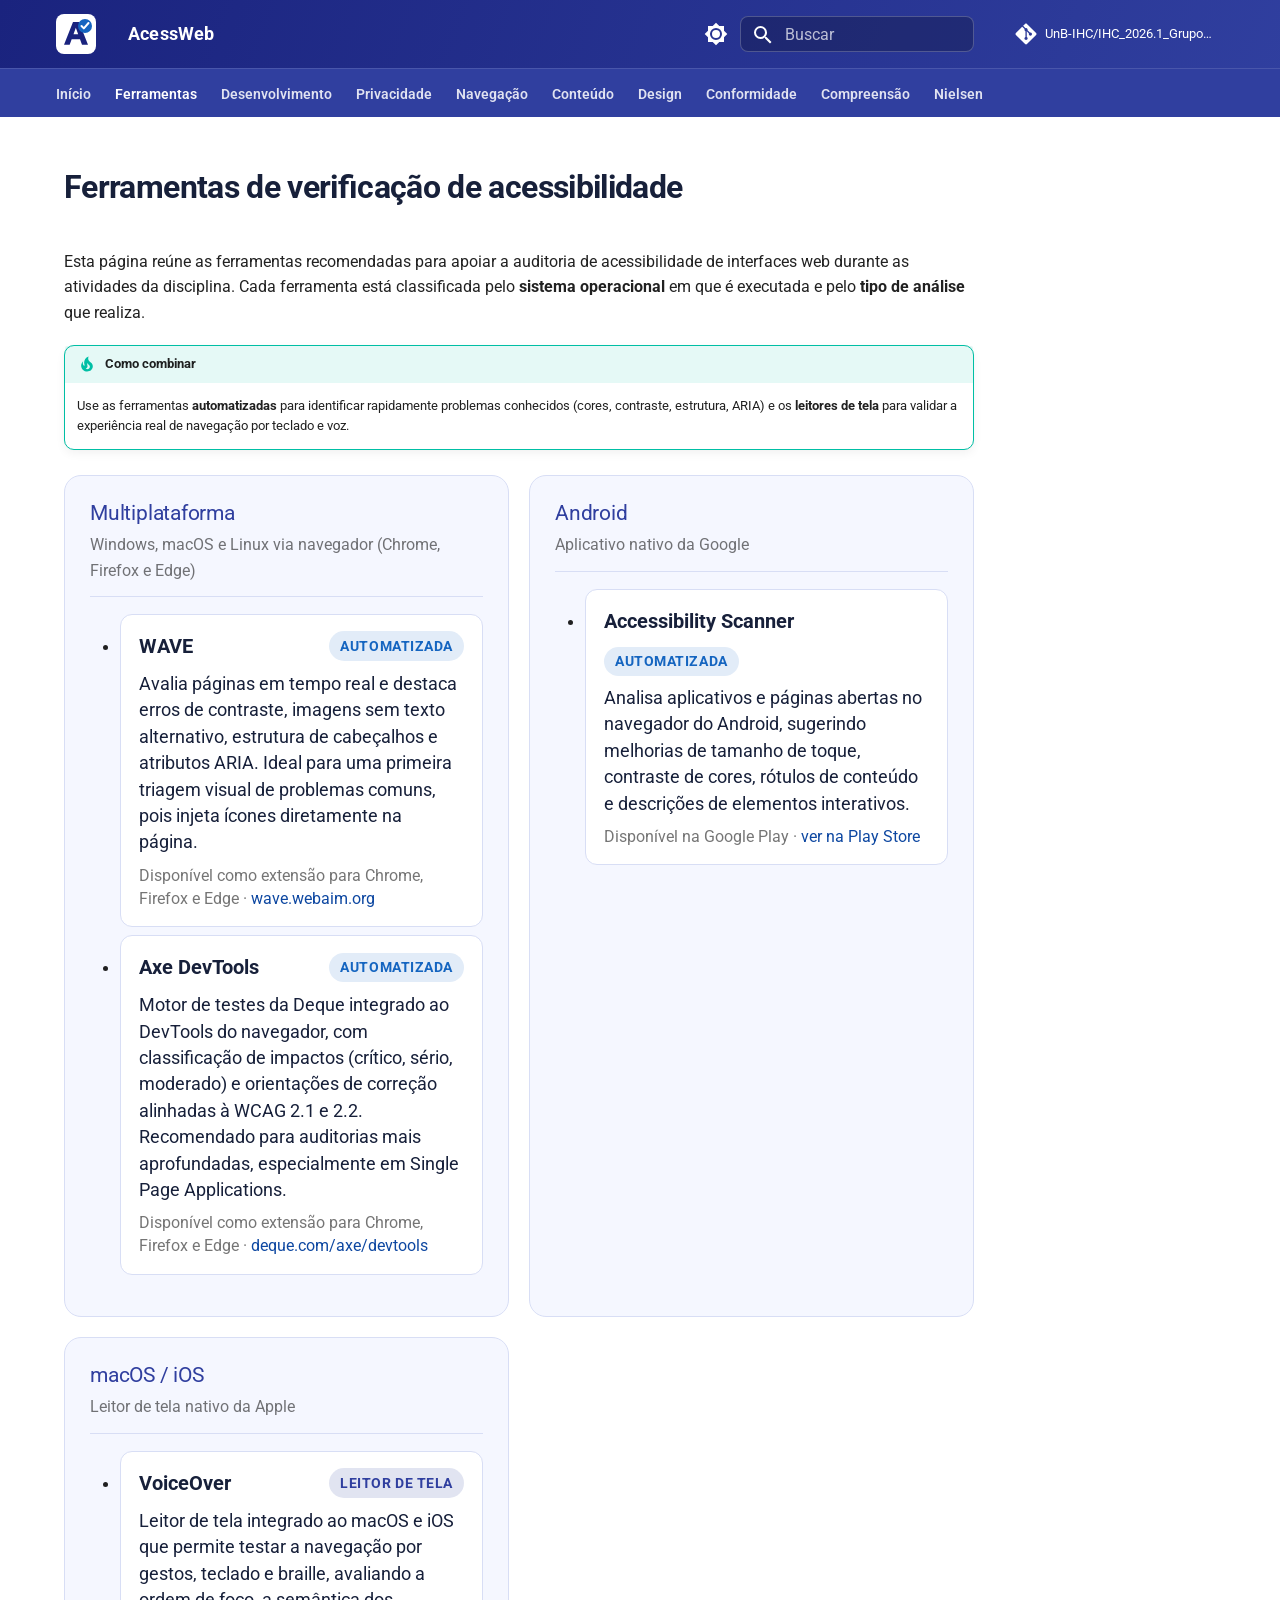
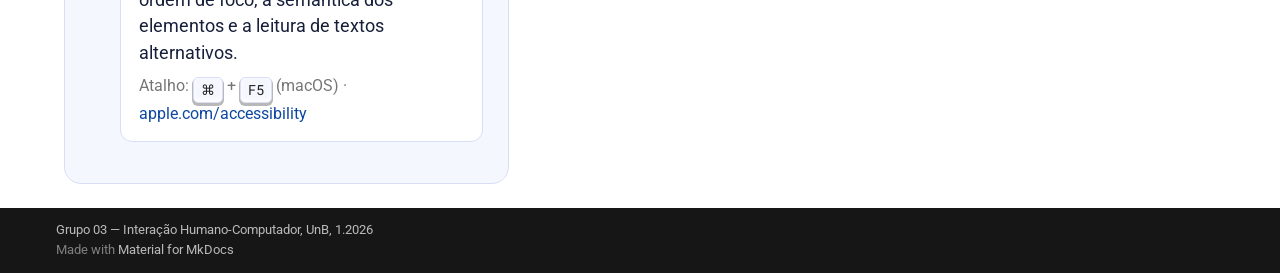
<file: ferramentas/index.html>
<!doctype html>
<html lang="pt" class="no-js">
  <head>
    
      <meta charset="utf-8">
      <meta name="viewport" content="width=device-width,initial-scale=1">
      
        <meta name="description" content="Checklist interativo de acessibilidade digital">
      
      
      
        <link rel="canonical" href="https://unb-ihc.github.io/IHC_2026.1_Grupo03/ferramentas/">
      
      
        <link rel="prev" href="..">
      
      
        <link rel="next" href="../checklist/desenvolvimento-e-testes/">
      
      
        
      
      
      <link rel="icon" href="../assets/images/acessweb-logo.svg">
      <meta name="generator" content="mkdocs-1.6.1, mkdocs-material-9.7.6">
    
    
      
        <title>Ferramentas - AcessWeb</title>
      
    
    
      <link rel="stylesheet" href="../assets/stylesheets/main.484c7ddc.min.css">
      
        
        <link rel="stylesheet" href="../assets/stylesheets/palette.ab4e12ef.min.css">
      
      


    
    
      
    
    
      
        
        
        <link rel="preconnect" href="https://fonts.gstatic.com" crossorigin>
        <link rel="stylesheet" href="https://fonts.googleapis.com/css?family=Roboto:300,300i,400,400i,700,700i%7CRoboto+Mono:400,400i,700,700i&display=fallback">
        <style>:root{--md-text-font:"Roboto";--md-code-font:"Roboto Mono"}</style>
      
    
    
      <link rel="stylesheet" href="../stylesheets/extra.css">
    
    <script>__md_scope=new URL("..",location),__md_hash=e=>[...e].reduce(((e,_)=>(e<<5)-e+_.charCodeAt(0)),0),__md_get=(e,_=localStorage,t=__md_scope)=>JSON.parse(_.getItem(t.pathname+"."+e)),__md_set=(e,_,t=localStorage,a=__md_scope)=>{try{t.setItem(a.pathname+"."+e,JSON.stringify(_))}catch(e){}}</script>
    
      

    
    
  </head>
  
  
    
    
      
    
    
    
    
    <body dir="ltr" data-md-color-scheme="default" data-md-color-primary="indigo" data-md-color-accent="blue">
  
    
    <input class="md-toggle" data-md-toggle="drawer" type="checkbox" id="__drawer" autocomplete="off">
    <input class="md-toggle" data-md-toggle="search" type="checkbox" id="__search" autocomplete="off">
    <label class="md-overlay" for="__drawer"></label>
    <div data-md-component="skip">
      
        
        <a href="#ferramentas-de-verificacao-de-acessibilidade" class="md-skip">
          Pular para conteúdo
        </a>
      
    </div>
    <div data-md-component="announce">
      
    </div>
    
    
      

  

<header class="md-header md-header--shadow md-header--lifted" data-md-component="header">
  <nav class="md-header__inner md-grid" aria-label="Cabeçalho">
    <a href=".." title="AcessWeb" class="md-header__button md-logo" aria-label="AcessWeb" data-md-component="logo">
      
  <img src="../assets/images/acessweb-logo.svg" alt="logo">

    </a>
    <label class="md-header__button md-icon" for="__drawer">
      
      <svg xmlns="http://www.w3.org/2000/svg" viewBox="0 0 24 24"><path d="M3 6h18v2H3zm0 5h18v2H3zm0 5h18v2H3z"/></svg>
    </label>
    <div class="md-header__title" data-md-component="header-title">
      <div class="md-header__ellipsis">
        <div class="md-header__topic">
          <span class="md-ellipsis">
            AcessWeb
          </span>
        </div>
        <div class="md-header__topic" data-md-component="header-topic">
          <span class="md-ellipsis">
            
              Ferramentas
            
          </span>
        </div>
      </div>
    </div>
    
      
        <form class="md-header__option" data-md-component="palette">
  
    
    
    
    <input class="md-option" data-md-color-media="(prefers-color-scheme: light)" data-md-color-scheme="default" data-md-color-primary="indigo" data-md-color-accent="blue"  aria-label="Ativar modo escuro"  type="radio" name="__palette" id="__palette_0">
    
      <label class="md-header__button md-icon" title="Ativar modo escuro" for="__palette_1" hidden>
        <svg xmlns="http://www.w3.org/2000/svg" viewBox="0 0 24 24"><path d="M12 8a4 4 0 0 0-4 4 4 4 0 0 0 4 4 4 4 0 0 0 4-4 4 4 0 0 0-4-4m0 10a6 6 0 0 1-6-6 6 6 0 0 1 6-6 6 6 0 0 1 6 6 6 6 0 0 1-6 6m8-9.31V4h-4.69L12 .69 8.69 4H4v4.69L.69 12 4 15.31V20h4.69L12 23.31 15.31 20H20v-4.69L23.31 12z"/></svg>
      </label>
    
  
    
    
    
    <input class="md-option" data-md-color-media="(prefers-color-scheme: dark)" data-md-color-scheme="slate" data-md-color-primary="indigo" data-md-color-accent="blue"  aria-label="Ativar modo claro"  type="radio" name="__palette" id="__palette_1">
    
      <label class="md-header__button md-icon" title="Ativar modo claro" for="__palette_0" hidden>
        <svg xmlns="http://www.w3.org/2000/svg" viewBox="0 0 24 24"><path d="M12 18c-.89 0-1.74-.2-2.5-.55C11.56 16.5 13 14.42 13 12s-1.44-4.5-3.5-5.45C10.26 6.2 11.11 6 12 6a6 6 0 0 1 6 6 6 6 0 0 1-6 6m8-9.31V4h-4.69L12 .69 8.69 4H4v4.69L.69 12 4 15.31V20h4.69L12 23.31 15.31 20H20v-4.69L23.31 12z"/></svg>
      </label>
    
  
</form>
      
    
    
      <script>var palette=__md_get("__palette");if(palette&&palette.color){if("(prefers-color-scheme)"===palette.color.media){var media=matchMedia("(prefers-color-scheme: light)"),input=document.querySelector(media.matches?"[data-md-color-media='(prefers-color-scheme: light)']":"[data-md-color-media='(prefers-color-scheme: dark)']");palette.color.media=input.getAttribute("data-md-color-media"),palette.color.scheme=input.getAttribute("data-md-color-scheme"),palette.color.primary=input.getAttribute("data-md-color-primary"),palette.color.accent=input.getAttribute("data-md-color-accent")}for(var[key,value]of Object.entries(palette.color))document.body.setAttribute("data-md-color-"+key,value)}</script>
    
    
    
      
      
        <label class="md-header__button md-icon" for="__search">
          
          <svg xmlns="http://www.w3.org/2000/svg" viewBox="0 0 24 24"><path d="M9.5 3A6.5 6.5 0 0 1 16 9.5c0 1.61-.59 3.09-1.56 4.23l.27.27h.79l5 5-1.5 1.5-5-5v-.79l-.27-.27A6.52 6.52 0 0 1 9.5 16 6.5 6.5 0 0 1 3 9.5 6.5 6.5 0 0 1 9.5 3m0 2C7 5 5 7 5 9.5S7 14 9.5 14 14 12 14 9.5 12 5 9.5 5"/></svg>
        </label>
        <div class="md-search" data-md-component="search" role="dialog">
  <label class="md-search__overlay" for="__search"></label>
  <div class="md-search__inner" role="search">
    <form class="md-search__form" name="search">
      <input type="text" class="md-search__input" name="query" aria-label="Buscar" placeholder="Buscar" autocapitalize="off" autocorrect="off" autocomplete="off" spellcheck="false" data-md-component="search-query" required>
      <label class="md-search__icon md-icon" for="__search">
        
        <svg xmlns="http://www.w3.org/2000/svg" viewBox="0 0 24 24"><path d="M9.5 3A6.5 6.5 0 0 1 16 9.5c0 1.61-.59 3.09-1.56 4.23l.27.27h.79l5 5-1.5 1.5-5-5v-.79l-.27-.27A6.52 6.52 0 0 1 9.5 16 6.5 6.5 0 0 1 3 9.5 6.5 6.5 0 0 1 9.5 3m0 2C7 5 5 7 5 9.5S7 14 9.5 14 14 12 14 9.5 12 5 9.5 5"/></svg>
        
        <svg xmlns="http://www.w3.org/2000/svg" viewBox="0 0 24 24"><path d="M20 11v2H8l5.5 5.5-1.42 1.42L4.16 12l7.92-7.92L13.5 5.5 8 11z"/></svg>
      </label>
      <nav class="md-search__options" aria-label="Pesquisar">
        
        <button type="reset" class="md-search__icon md-icon" title="Limpar" aria-label="Limpar" tabindex="-1">
          
          <svg xmlns="http://www.w3.org/2000/svg" viewBox="0 0 24 24"><path d="M19 6.41 17.59 5 12 10.59 6.41 5 5 6.41 10.59 12 5 17.59 6.41 19 12 13.41 17.59 19 19 17.59 13.41 12z"/></svg>
        </button>
      </nav>
      
        <div class="md-search__suggest" data-md-component="search-suggest"></div>
      
    </form>
    <div class="md-search__output">
      <div class="md-search__scrollwrap" tabindex="0" data-md-scrollfix>
        <div class="md-search-result" data-md-component="search-result">
          <div class="md-search-result__meta">
            Inicializando busca
          </div>
          <ol class="md-search-result__list" role="presentation"></ol>
        </div>
      </div>
    </div>
  </div>
</div>
      
    
    
      <div class="md-header__source">
        <a href="https://github.com/UnB-IHC/IHC_2026.1_Grupo03" title="Ir para repositório" class="md-source" data-md-component="source">
  <div class="md-source__icon md-icon">
    
    <svg xmlns="http://www.w3.org/2000/svg" viewBox="0 0 448 512"><!--! Font Awesome Free 7.1.0 by @fontawesome - https://fontawesome.com License - https://fontawesome.com/license/free (Icons: CC BY 4.0, Fonts: SIL OFL 1.1, Code: MIT License) Copyright 2025 Fonticons, Inc.--><path d="M439.6 236.1 244 40.5c-5.4-5.5-12.8-8.5-20.4-8.5s-15 3-20.4 8.4L162.5 81l51.5 51.5c27.1-9.1 52.7 16.8 43.4 43.7l49.7 49.7c34.2-11.8 61.2 31 35.5 56.7-26.5 26.5-70.2-2.9-56-37.3L240.3 199v121.9c25.3 12.5 22.3 41.8 9.1 55-6.4 6.4-15.2 10.1-24.3 10.1s-17.8-3.6-24.3-10.1c-17.6-17.6-11.1-46.9 11.2-56v-123c-20.8-8.5-24.6-30.7-18.6-45L142.6 101 8.5 235.1C3 240.6 0 247.9 0 255.5s3 15 8.5 20.4l195.6 195.7c5.4 5.4 12.7 8.4 20.4 8.4s15-3 20.4-8.4l194.7-194.7c5.4-5.4 8.4-12.8 8.4-20.4s-3-15-8.4-20.4"/></svg>
  </div>
  <div class="md-source__repository">
    UnB-IHC/IHC_2026.1_Grupo03
  </div>
</a>
      </div>
    
  </nav>
  
    
      
<nav class="md-tabs" aria-label="Abas" data-md-component="tabs">
  <div class="md-grid">
    <ul class="md-tabs__list">
      
        
  
  
  
  
    <li class="md-tabs__item">
      <a href=".." class="md-tabs__link">
        
  
  
    
  
  Início

      </a>
    </li>
  

      
        
  
  
  
    
  
  
    <li class="md-tabs__item md-tabs__item--active">
      <a href="./" class="md-tabs__link">
        
  
  
    
  
  Ferramentas

      </a>
    </li>
  

      
        
  
  
  
  
    <li class="md-tabs__item">
      <a href="../checklist/desenvolvimento-e-testes/" class="md-tabs__link">
        
  
  
    
  
  Desenvolvimento

      </a>
    </li>
  

      
        
  
  
  
  
    <li class="md-tabs__item">
      <a href="../checklist/privacidade-e-seguranca/" class="md-tabs__link">
        
  
  
    
  
  Privacidade

      </a>
    </li>
  

      
        
  
  
  
  
    <li class="md-tabs__item">
      <a href="../checklist/navegacao/" class="md-tabs__link">
        
  
  
    
  
  Navegação

      </a>
    </li>
  

      
        
  
  
  
  
    <li class="md-tabs__item">
      <a href="../checklist/conteudo/" class="md-tabs__link">
        
  
  
    
  
  Conteúdo

      </a>
    </li>
  

      
        
  
  
  
  
    <li class="md-tabs__item">
      <a href="../checklist/design/" class="md-tabs__link">
        
  
  
    
  
  Design

      </a>
    </li>
  

      
        
  
  
  
  
    <li class="md-tabs__item">
      <a href="../checklist/conformidade-e-robustez/" class="md-tabs__link">
        
  
  
    
  
  Conformidade

      </a>
    </li>
  

      
        
  
  
  
  
    <li class="md-tabs__item">
      <a href="../checklist/compreensao-e-entrada/" class="md-tabs__link">
        
  
  
    
  
  Compreensão

      </a>
    </li>
  

      
        
  
  
  
  
    <li class="md-tabs__item">
      <a href="../checklist/heuristicas-de-nielsen/" class="md-tabs__link">
        
  
  
    
  
  Nielsen

      </a>
    </li>
  

      
    </ul>
  </div>
</nav>
    
  
</header>
    
    <div class="md-container" data-md-component="container">
      
      
        
      
      <main class="md-main" data-md-component="main">
        <div class="md-main__inner md-grid">
          
            
              
              <div class="md-sidebar md-sidebar--primary" data-md-component="sidebar" data-md-type="navigation" >
                <div class="md-sidebar__scrollwrap">
                  <div class="md-sidebar__inner">
                    


  


<nav class="md-nav md-nav--primary md-nav--lifted" aria-label="Navegação" data-md-level="0">
  <label class="md-nav__title" for="__drawer">
    <a href=".." title="AcessWeb" class="md-nav__button md-logo" aria-label="AcessWeb" data-md-component="logo">
      
  <img src="../assets/images/acessweb-logo.svg" alt="logo">

    </a>
    AcessWeb
  </label>
  
    <div class="md-nav__source">
      <a href="https://github.com/UnB-IHC/IHC_2026.1_Grupo03" title="Ir para repositório" class="md-source" data-md-component="source">
  <div class="md-source__icon md-icon">
    
    <svg xmlns="http://www.w3.org/2000/svg" viewBox="0 0 448 512"><!--! Font Awesome Free 7.1.0 by @fontawesome - https://fontawesome.com License - https://fontawesome.com/license/free (Icons: CC BY 4.0, Fonts: SIL OFL 1.1, Code: MIT License) Copyright 2025 Fonticons, Inc.--><path d="M439.6 236.1 244 40.5c-5.4-5.5-12.8-8.5-20.4-8.5s-15 3-20.4 8.4L162.5 81l51.5 51.5c27.1-9.1 52.7 16.8 43.4 43.7l49.7 49.7c34.2-11.8 61.2 31 35.5 56.7-26.5 26.5-70.2-2.9-56-37.3L240.3 199v121.9c25.3 12.5 22.3 41.8 9.1 55-6.4 6.4-15.2 10.1-24.3 10.1s-17.8-3.6-24.3-10.1c-17.6-17.6-11.1-46.9 11.2-56v-123c-20.8-8.5-24.6-30.7-18.6-45L142.6 101 8.5 235.1C3 240.6 0 247.9 0 255.5s3 15 8.5 20.4l195.6 195.7c5.4 5.4 12.7 8.4 20.4 8.4s15-3 20.4-8.4l194.7-194.7c5.4-5.4 8.4-12.8 8.4-20.4s-3-15-8.4-20.4"/></svg>
  </div>
  <div class="md-source__repository">
    UnB-IHC/IHC_2026.1_Grupo03
  </div>
</a>
    </div>
  
  <ul class="md-nav__list" data-md-scrollfix>
    
      
      
  
  
  
  
    <li class="md-nav__item">
      <a href=".." class="md-nav__link">
        
  
  
  <span class="md-ellipsis">
    
  
    Início
  

    
  </span>
  
  

      </a>
    </li>
  

    
      
      
  
  
    
  
  
  
    <li class="md-nav__item md-nav__item--active">
      
      <input class="md-nav__toggle md-toggle" type="checkbox" id="__toc">
      
      
        
      
      
      <a href="./" class="md-nav__link md-nav__link--active">
        
  
  
  <span class="md-ellipsis">
    
  
    Ferramentas
  

    
  </span>
  
  

      </a>
      
    </li>
  

    
      
      
  
  
  
  
    <li class="md-nav__item">
      <a href="../checklist/desenvolvimento-e-testes/" class="md-nav__link">
        
  
  
  <span class="md-ellipsis">
    
  
    Desenvolvimento
  

    
  </span>
  
  

      </a>
    </li>
  

    
      
      
  
  
  
  
    <li class="md-nav__item">
      <a href="../checklist/privacidade-e-seguranca/" class="md-nav__link">
        
  
  
  <span class="md-ellipsis">
    
  
    Privacidade
  

    
  </span>
  
  

      </a>
    </li>
  

    
      
      
  
  
  
  
    <li class="md-nav__item">
      <a href="../checklist/navegacao/" class="md-nav__link">
        
  
  
  <span class="md-ellipsis">
    
  
    Navegação
  

    
  </span>
  
  

      </a>
    </li>
  

    
      
      
  
  
  
  
    <li class="md-nav__item">
      <a href="../checklist/conteudo/" class="md-nav__link">
        
  
  
  <span class="md-ellipsis">
    
  
    Conteúdo
  

    
  </span>
  
  

      </a>
    </li>
  

    
      
      
  
  
  
  
    <li class="md-nav__item">
      <a href="../checklist/design/" class="md-nav__link">
        
  
  
  <span class="md-ellipsis">
    
  
    Design
  

    
  </span>
  
  

      </a>
    </li>
  

    
      
      
  
  
  
  
    <li class="md-nav__item">
      <a href="../checklist/conformidade-e-robustez/" class="md-nav__link">
        
  
  
  <span class="md-ellipsis">
    
  
    Conformidade
  

    
  </span>
  
  

      </a>
    </li>
  

    
      
      
  
  
  
  
    <li class="md-nav__item">
      <a href="../checklist/compreensao-e-entrada/" class="md-nav__link">
        
  
  
  <span class="md-ellipsis">
    
  
    Compreensão
  

    
  </span>
  
  

      </a>
    </li>
  

    
      
      
  
  
  
  
    <li class="md-nav__item">
      <a href="../checklist/heuristicas-de-nielsen/" class="md-nav__link">
        
  
  
  <span class="md-ellipsis">
    
  
    Nielsen
  

    
  </span>
  
  

      </a>
    </li>
  

    
  </ul>
</nav>
                  </div>
                </div>
              </div>
            
            
              
              <div class="md-sidebar md-sidebar--secondary" data-md-component="sidebar" data-md-type="toc" >
                <div class="md-sidebar__scrollwrap">
                  <div class="md-sidebar__inner">
                    

<nav class="md-nav md-nav--secondary" aria-label="Índice">
  
  
  
    
  
  
</nav>
                  </div>
                </div>
              </div>
            
          
          
            <div class="md-content" data-md-component="content">
              
              <article class="md-content__inner md-typeset">
                
                  


  
  


<h1 id="ferramentas-de-verificacao-de-acessibilidade">Ferramentas de verificação de acessibilidade</h1>
<p>Esta página reúne as ferramentas recomendadas para apoiar a auditoria de acessibilidade de interfaces web durante as atividades da disciplina. Cada ferramenta está classificada pelo <strong>sistema operacional</strong> em que é executada e pelo <strong>tipo de análise</strong> que realiza.</p>
<div class="admonition tip">
<p class="admonition-title">Como combinar</p>
<p>Use as ferramentas <strong>automatizadas</strong> para identificar rapidamente problemas conhecidos (cores, contraste, estrutura, ARIA) e os <strong>leitores de tela</strong> para validar a experiência real de navegação por teclado e voz.</p>
</div>
<div class="acessweb-tools" role="list" aria-label="Ferramentas de verificação de acessibilidade por sistema operacional">

  <section class="acessweb-tools__group" role="listitem" aria-labelledby="tools-multi">
    <header class="acessweb-tools__header">
      <h3 id="tools-multi">Multiplataforma</h3>
      <p>Windows, macOS e Linux via navegador (Chrome, Firefox e Edge)</p>
    </header>
    <ul class="acessweb-tools__list" role="list">
      <li class="acessweb-tools__item" role="listitem">
        <div class="acessweb-tools__item-head">
          <strong>WAVE</strong>
          <span class="acessweb-tools__badge acessweb-tools__badge--auto">Automatizada</span>
        </div>
        <p>
          Avalia páginas em tempo real e destaca erros de contraste, imagens sem texto
          alternativo, estrutura de cabeçalhos e atributos ARIA. Ideal para uma primeira
          triagem visual de problemas comuns, pois injeta ícones diretamente na página.
        </p>
        <p class="acessweb-tools__meta">
          Disponível como extensão para Chrome, Firefox e Edge ·
          <a href="https://wave.webaim.org/" rel="noopener" target="_blank">wave.webaim.org</a>
        </p>
      </li>
      <li class="acessweb-tools__item" role="listitem">
        <div class="acessweb-tools__item-head">
          <strong>Axe DevTools</strong>
          <span class="acessweb-tools__badge acessweb-tools__badge--auto">Automatizada</span>
        </div>
        <p>
          Motor de testes da Deque integrado ao DevTools do navegador, com classificação
          de impactos (crítico, sério, moderado) e orientações de correção alinhadas à
          WCAG 2.1 e 2.2. Recomendado para auditorias mais aprofundadas, especialmente
          em Single Page Applications.
        </p>
        <p class="acessweb-tools__meta">
          Disponível como extensão para Chrome, Firefox e Edge ·
          <a href="https://www.deque.com/axe/devtools/" rel="noopener" target="_blank">deque.com/axe/devtools</a>
        </p>
      </li>
    </ul>
  </section>

  <section class="acessweb-tools__group" role="listitem" aria-labelledby="tools-android">
    <header class="acessweb-tools__header">
      <h3 id="tools-android">Android</h3>
      <p>Aplicativo nativo da Google</p>
    </header>
    <ul class="acessweb-tools__list" role="list">
      <li class="acessweb-tools__item" role="listitem">
        <div class="acessweb-tools__item-head">
          <strong>Accessibility Scanner</strong>
          <span class="acessweb-tools__badge acessweb-tools__badge--auto">Automatizada</span>
        </div>
        <p>
          Analisa aplicativos e páginas abertas no navegador do Android, sugerindo
          melhorias de tamanho de toque, contraste de cores, rótulos de conteúdo e
          descrições de elementos interativos.
        </p>
        <p class="acessweb-tools__meta">
          Disponível na Google Play ·
          <a href="https://play.google.com/store/apps/details?id=com.google.android.apps.accessibility.auditor" rel="noopener" target="_blank">ver na Play Store</a>
        </p>
      </li>
    </ul>
  </section>

  <section class="acessweb-tools__group" role="listitem" aria-labelledby="tools-ios">
    <header class="acessweb-tools__header">
      <h3 id="tools-ios">macOS / iOS</h3>
      <p>Leitor de tela nativo da Apple</p>
    </header>
    <ul class="acessweb-tools__list" role="list">
      <li class="acessweb-tools__item" role="listitem">
        <div class="acessweb-tools__item-head">
          <strong>VoiceOver</strong>
          <span class="acessweb-tools__badge acessweb-tools__badge--screen-reader">Leitor de tela</span>
        </div>
        <p>
          Leitor de tela integrado ao macOS e iOS que permite testar a navegação por
          gestos, teclado e braille, avaliando a ordem de foco, a semântica dos
          elementos e a leitura de textos alternativos.
        </p>
        <p class="acessweb-tools__meta">
          Atalho: <kbd>⌘</kbd> + <kbd>F5</kbd> (macOS) ·
          <a href="https://www.apple.com/br/accessibility/vision/" rel="noopener" target="_blank">apple.com/accessibility</a>
        </p>
      </li>
    </ul>
  </section>

</div>












                
              </article>
            </div>
          
          
<script>var target=document.getElementById(location.hash.slice(1));target&&target.name&&(target.checked=target.name.startsWith("__tabbed_"))</script>
        </div>
        
          <button type="button" class="md-top md-icon" data-md-component="top" hidden>
  
  <svg xmlns="http://www.w3.org/2000/svg" viewBox="0 0 24 24"><path d="M13 20h-2V8l-5.5 5.5-1.42-1.42L12 4.16l7.92 7.92-1.42 1.42L13 8z"/></svg>
  Voltar para o topo
</button>
        
      </main>
      
        <footer class="md-footer">
  
  <div class="md-footer-meta md-typeset">
    <div class="md-footer-meta__inner md-grid">
      <div class="md-copyright">
  
    <div class="md-copyright__highlight">
      Grupo 03 — Interação Humano-Computador, UnB, 1.2026
    </div>
  
  
    Made with
    <a href="https://squidfunk.github.io/mkdocs-material/" target="_blank" rel="noopener">
      Material for MkDocs
    </a>
  
</div>
      
    </div>
  </div>
</footer>
      
    </div>
    <div class="md-dialog" data-md-component="dialog">
      <div class="md-dialog__inner md-typeset"></div>
    </div>
    
    
    
      
      
      <script id="__config" type="application/json">{"annotate": null, "base": "..", "features": ["navigation.tabs", "navigation.tabs.sticky", "navigation.sections", "navigation.top", "navigation.tracking", "search.highlight", "search.suggest", "toc.follow"], "search": "../assets/javascripts/workers/search.2c215733.min.js", "tags": null, "translations": {"clipboard.copied": "Copiado para \u00e1rea de transfer\u00eancia", "clipboard.copy": "Copiar para \u00e1rea de transfer\u00eancia", "search.result.more.one": "mais 1 nesta p\u00e1gina", "search.result.more.other": "# mais nesta p\u00e1gina", "search.result.none": "Nenhum documento encontrado", "search.result.one": "1 documento encontrado", "search.result.other": "# documentos encontrados", "search.result.placeholder": "Digite para iniciar a busca", "search.result.term.missing": "Ausente", "select.version": "Selecione a vers\u00e3o"}, "version": null}</script>
    
    
      <script src="../assets/javascripts/bundle.79ae519e.min.js"></script>
      
        <script src="../javascripts/checklist-progress.js"></script>
      
    
  </body>
</html>
</file>
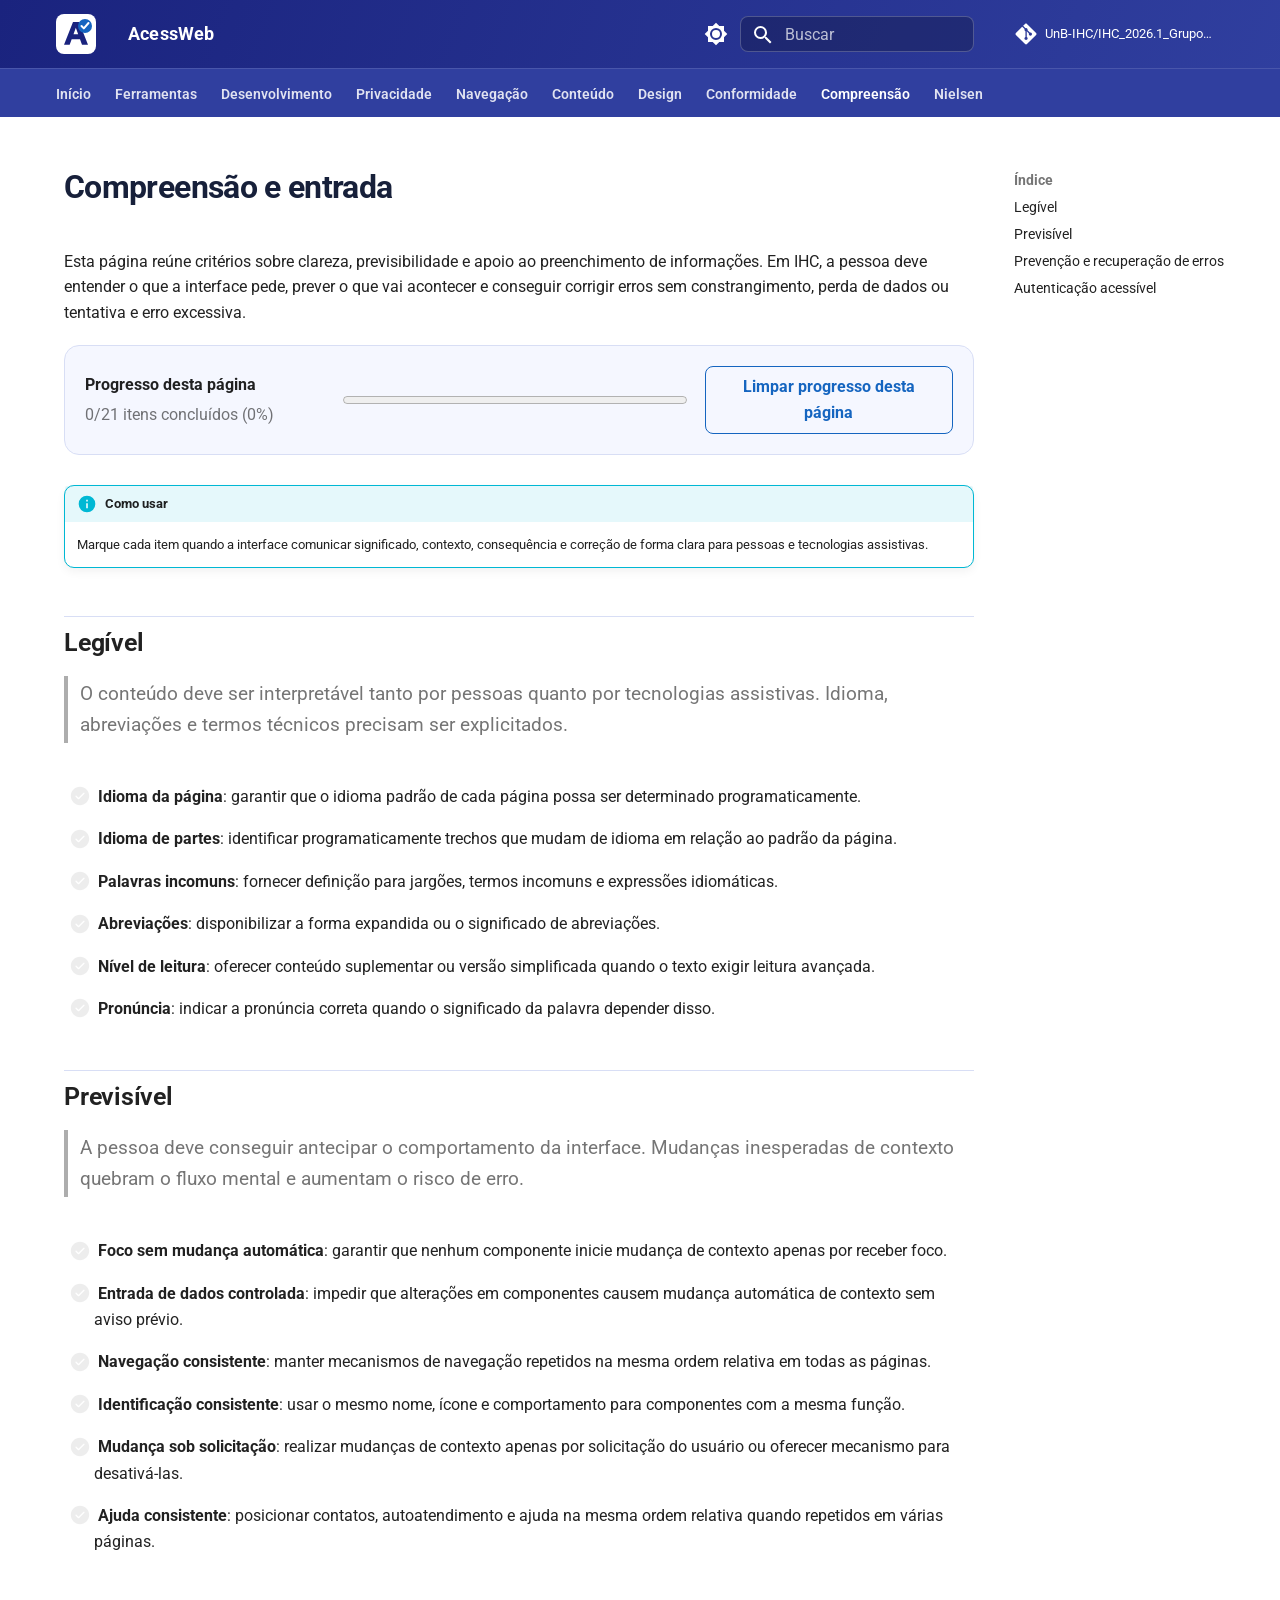
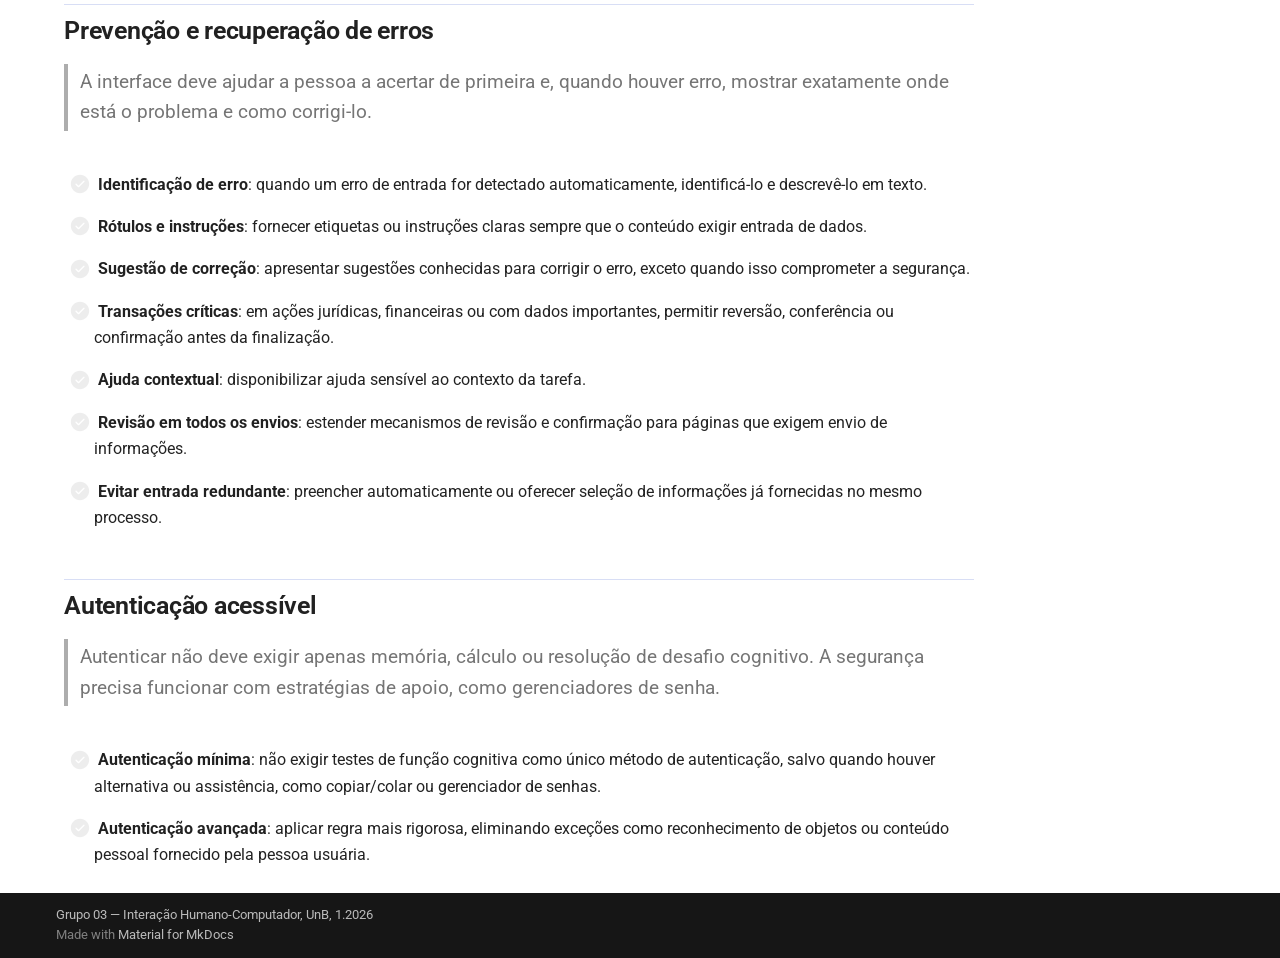
<file: checklist/compreensao-e-entrada/index.html>
<!doctype html>
<html lang="pt" class="no-js">
  <head>
    
      <meta charset="utf-8">
      <meta name="viewport" content="width=device-width,initial-scale=1">
      
        <meta name="description" content="Checklist interativo de acessibilidade digital">
      
      
      
        <link rel="canonical" href="https://unb-ihc.github.io/IHC_2026.1_Grupo03/checklist/compreensao-e-entrada/">
      
      
        <link rel="prev" href="../conformidade-e-robustez/">
      
      
        <link rel="next" href="../heuristicas-de-nielsen/">
      
      
        
      
      
      <link rel="icon" href="../../assets/images/acessweb-logo.svg">
      <meta name="generator" content="mkdocs-1.6.1, mkdocs-material-9.7.6">
    
    
      
        <title>Compreensão - AcessWeb</title>
      
    
    
      <link rel="stylesheet" href="../../assets/stylesheets/main.484c7ddc.min.css">
      
        
        <link rel="stylesheet" href="../../assets/stylesheets/palette.ab4e12ef.min.css">
      
      


    
    
      
    
    
      
        
        
        <link rel="preconnect" href="https://fonts.gstatic.com" crossorigin>
        <link rel="stylesheet" href="https://fonts.googleapis.com/css?family=Roboto:300,300i,400,400i,700,700i%7CRoboto+Mono:400,400i,700,700i&display=fallback">
        <style>:root{--md-text-font:"Roboto";--md-code-font:"Roboto Mono"}</style>
      
    
    
      <link rel="stylesheet" href="../../stylesheets/extra.css">
    
    <script>__md_scope=new URL("../..",location),__md_hash=e=>[...e].reduce(((e,_)=>(e<<5)-e+_.charCodeAt(0)),0),__md_get=(e,_=localStorage,t=__md_scope)=>JSON.parse(_.getItem(t.pathname+"."+e)),__md_set=(e,_,t=localStorage,a=__md_scope)=>{try{t.setItem(a.pathname+"."+e,JSON.stringify(_))}catch(e){}}</script>
    
      

    
    
  </head>
  
  
    
    
      
    
    
    
    
    <body dir="ltr" data-md-color-scheme="default" data-md-color-primary="indigo" data-md-color-accent="blue">
  
    
    <input class="md-toggle" data-md-toggle="drawer" type="checkbox" id="__drawer" autocomplete="off">
    <input class="md-toggle" data-md-toggle="search" type="checkbox" id="__search" autocomplete="off">
    <label class="md-overlay" for="__drawer"></label>
    <div data-md-component="skip">
      
        
        <a href="#compreensao-e-entrada" class="md-skip">
          Pular para conteúdo
        </a>
      
    </div>
    <div data-md-component="announce">
      
    </div>
    
    
      

  

<header class="md-header md-header--shadow md-header--lifted" data-md-component="header">
  <nav class="md-header__inner md-grid" aria-label="Cabeçalho">
    <a href="../.." title="AcessWeb" class="md-header__button md-logo" aria-label="AcessWeb" data-md-component="logo">
      
  <img src="../../assets/images/acessweb-logo.svg" alt="logo">

    </a>
    <label class="md-header__button md-icon" for="__drawer">
      
      <svg xmlns="http://www.w3.org/2000/svg" viewBox="0 0 24 24"><path d="M3 6h18v2H3zm0 5h18v2H3zm0 5h18v2H3z"/></svg>
    </label>
    <div class="md-header__title" data-md-component="header-title">
      <div class="md-header__ellipsis">
        <div class="md-header__topic">
          <span class="md-ellipsis">
            AcessWeb
          </span>
        </div>
        <div class="md-header__topic" data-md-component="header-topic">
          <span class="md-ellipsis">
            
              Compreensão
            
          </span>
        </div>
      </div>
    </div>
    
      
        <form class="md-header__option" data-md-component="palette">
  
    
    
    
    <input class="md-option" data-md-color-media="(prefers-color-scheme: light)" data-md-color-scheme="default" data-md-color-primary="indigo" data-md-color-accent="blue"  aria-label="Ativar modo escuro"  type="radio" name="__palette" id="__palette_0">
    
      <label class="md-header__button md-icon" title="Ativar modo escuro" for="__palette_1" hidden>
        <svg xmlns="http://www.w3.org/2000/svg" viewBox="0 0 24 24"><path d="M12 8a4 4 0 0 0-4 4 4 4 0 0 0 4 4 4 4 0 0 0 4-4 4 4 0 0 0-4-4m0 10a6 6 0 0 1-6-6 6 6 0 0 1 6-6 6 6 0 0 1 6 6 6 6 0 0 1-6 6m8-9.31V4h-4.69L12 .69 8.69 4H4v4.69L.69 12 4 15.31V20h4.69L12 23.31 15.31 20H20v-4.69L23.31 12z"/></svg>
      </label>
    
  
    
    
    
    <input class="md-option" data-md-color-media="(prefers-color-scheme: dark)" data-md-color-scheme="slate" data-md-color-primary="indigo" data-md-color-accent="blue"  aria-label="Ativar modo claro"  type="radio" name="__palette" id="__palette_1">
    
      <label class="md-header__button md-icon" title="Ativar modo claro" for="__palette_0" hidden>
        <svg xmlns="http://www.w3.org/2000/svg" viewBox="0 0 24 24"><path d="M12 18c-.89 0-1.74-.2-2.5-.55C11.56 16.5 13 14.42 13 12s-1.44-4.5-3.5-5.45C10.26 6.2 11.11 6 12 6a6 6 0 0 1 6 6 6 6 0 0 1-6 6m8-9.31V4h-4.69L12 .69 8.69 4H4v4.69L.69 12 4 15.31V20h4.69L12 23.31 15.31 20H20v-4.69L23.31 12z"/></svg>
      </label>
    
  
</form>
      
    
    
      <script>var palette=__md_get("__palette");if(palette&&palette.color){if("(prefers-color-scheme)"===palette.color.media){var media=matchMedia("(prefers-color-scheme: light)"),input=document.querySelector(media.matches?"[data-md-color-media='(prefers-color-scheme: light)']":"[data-md-color-media='(prefers-color-scheme: dark)']");palette.color.media=input.getAttribute("data-md-color-media"),palette.color.scheme=input.getAttribute("data-md-color-scheme"),palette.color.primary=input.getAttribute("data-md-color-primary"),palette.color.accent=input.getAttribute("data-md-color-accent")}for(var[key,value]of Object.entries(palette.color))document.body.setAttribute("data-md-color-"+key,value)}</script>
    
    
    
      
      
        <label class="md-header__button md-icon" for="__search">
          
          <svg xmlns="http://www.w3.org/2000/svg" viewBox="0 0 24 24"><path d="M9.5 3A6.5 6.5 0 0 1 16 9.5c0 1.61-.59 3.09-1.56 4.23l.27.27h.79l5 5-1.5 1.5-5-5v-.79l-.27-.27A6.52 6.52 0 0 1 9.5 16 6.5 6.5 0 0 1 3 9.5 6.5 6.5 0 0 1 9.5 3m0 2C7 5 5 7 5 9.5S7 14 9.5 14 14 12 14 9.5 12 5 9.5 5"/></svg>
        </label>
        <div class="md-search" data-md-component="search" role="dialog">
  <label class="md-search__overlay" for="__search"></label>
  <div class="md-search__inner" role="search">
    <form class="md-search__form" name="search">
      <input type="text" class="md-search__input" name="query" aria-label="Buscar" placeholder="Buscar" autocapitalize="off" autocorrect="off" autocomplete="off" spellcheck="false" data-md-component="search-query" required>
      <label class="md-search__icon md-icon" for="__search">
        
        <svg xmlns="http://www.w3.org/2000/svg" viewBox="0 0 24 24"><path d="M9.5 3A6.5 6.5 0 0 1 16 9.5c0 1.61-.59 3.09-1.56 4.23l.27.27h.79l5 5-1.5 1.5-5-5v-.79l-.27-.27A6.52 6.52 0 0 1 9.5 16 6.5 6.5 0 0 1 3 9.5 6.5 6.5 0 0 1 9.5 3m0 2C7 5 5 7 5 9.5S7 14 9.5 14 14 12 14 9.5 12 5 9.5 5"/></svg>
        
        <svg xmlns="http://www.w3.org/2000/svg" viewBox="0 0 24 24"><path d="M20 11v2H8l5.5 5.5-1.42 1.42L4.16 12l7.92-7.92L13.5 5.5 8 11z"/></svg>
      </label>
      <nav class="md-search__options" aria-label="Pesquisar">
        
        <button type="reset" class="md-search__icon md-icon" title="Limpar" aria-label="Limpar" tabindex="-1">
          
          <svg xmlns="http://www.w3.org/2000/svg" viewBox="0 0 24 24"><path d="M19 6.41 17.59 5 12 10.59 6.41 5 5 6.41 10.59 12 5 17.59 6.41 19 12 13.41 17.59 19 19 17.59 13.41 12z"/></svg>
        </button>
      </nav>
      
        <div class="md-search__suggest" data-md-component="search-suggest"></div>
      
    </form>
    <div class="md-search__output">
      <div class="md-search__scrollwrap" tabindex="0" data-md-scrollfix>
        <div class="md-search-result" data-md-component="search-result">
          <div class="md-search-result__meta">
            Inicializando busca
          </div>
          <ol class="md-search-result__list" role="presentation"></ol>
        </div>
      </div>
    </div>
  </div>
</div>
      
    
    
      <div class="md-header__source">
        <a href="https://github.com/UnB-IHC/IHC_2026.1_Grupo03" title="Ir para repositório" class="md-source" data-md-component="source">
  <div class="md-source__icon md-icon">
    
    <svg xmlns="http://www.w3.org/2000/svg" viewBox="0 0 448 512"><!--! Font Awesome Free 7.1.0 by @fontawesome - https://fontawesome.com License - https://fontawesome.com/license/free (Icons: CC BY 4.0, Fonts: SIL OFL 1.1, Code: MIT License) Copyright 2025 Fonticons, Inc.--><path d="M439.6 236.1 244 40.5c-5.4-5.5-12.8-8.5-20.4-8.5s-15 3-20.4 8.4L162.5 81l51.5 51.5c27.1-9.1 52.7 16.8 43.4 43.7l49.7 49.7c34.2-11.8 61.2 31 35.5 56.7-26.5 26.5-70.2-2.9-56-37.3L240.3 199v121.9c25.3 12.5 22.3 41.8 9.1 55-6.4 6.4-15.2 10.1-24.3 10.1s-17.8-3.6-24.3-10.1c-17.6-17.6-11.1-46.9 11.2-56v-123c-20.8-8.5-24.6-30.7-18.6-45L142.6 101 8.5 235.1C3 240.6 0 247.9 0 255.5s3 15 8.5 20.4l195.6 195.7c5.4 5.4 12.7 8.4 20.4 8.4s15-3 20.4-8.4l194.7-194.7c5.4-5.4 8.4-12.8 8.4-20.4s-3-15-8.4-20.4"/></svg>
  </div>
  <div class="md-source__repository">
    UnB-IHC/IHC_2026.1_Grupo03
  </div>
</a>
      </div>
    
  </nav>
  
    
      
<nav class="md-tabs" aria-label="Abas" data-md-component="tabs">
  <div class="md-grid">
    <ul class="md-tabs__list">
      
        
  
  
  
  
    <li class="md-tabs__item">
      <a href="../.." class="md-tabs__link">
        
  
  
    
  
  Início

      </a>
    </li>
  

      
        
  
  
  
  
    <li class="md-tabs__item">
      <a href="../../ferramentas/" class="md-tabs__link">
        
  
  
    
  
  Ferramentas

      </a>
    </li>
  

      
        
  
  
  
  
    <li class="md-tabs__item">
      <a href="../desenvolvimento-e-testes/" class="md-tabs__link">
        
  
  
    
  
  Desenvolvimento

      </a>
    </li>
  

      
        
  
  
  
  
    <li class="md-tabs__item">
      <a href="../privacidade-e-seguranca/" class="md-tabs__link">
        
  
  
    
  
  Privacidade

      </a>
    </li>
  

      
        
  
  
  
  
    <li class="md-tabs__item">
      <a href="../navegacao/" class="md-tabs__link">
        
  
  
    
  
  Navegação

      </a>
    </li>
  

      
        
  
  
  
  
    <li class="md-tabs__item">
      <a href="../conteudo/" class="md-tabs__link">
        
  
  
    
  
  Conteúdo

      </a>
    </li>
  

      
        
  
  
  
  
    <li class="md-tabs__item">
      <a href="../design/" class="md-tabs__link">
        
  
  
    
  
  Design

      </a>
    </li>
  

      
        
  
  
  
  
    <li class="md-tabs__item">
      <a href="../conformidade-e-robustez/" class="md-tabs__link">
        
  
  
    
  
  Conformidade

      </a>
    </li>
  

      
        
  
  
  
    
  
  
    <li class="md-tabs__item md-tabs__item--active">
      <a href="./" class="md-tabs__link">
        
  
  
    
  
  Compreensão

      </a>
    </li>
  

      
        
  
  
  
  
    <li class="md-tabs__item">
      <a href="../heuristicas-de-nielsen/" class="md-tabs__link">
        
  
  
    
  
  Nielsen

      </a>
    </li>
  

      
    </ul>
  </div>
</nav>
    
  
</header>
    
    <div class="md-container" data-md-component="container">
      
      
        
      
      <main class="md-main" data-md-component="main">
        <div class="md-main__inner md-grid">
          
            
              
              <div class="md-sidebar md-sidebar--primary" data-md-component="sidebar" data-md-type="navigation" >
                <div class="md-sidebar__scrollwrap">
                  <div class="md-sidebar__inner">
                    


  


<nav class="md-nav md-nav--primary md-nav--lifted" aria-label="Navegação" data-md-level="0">
  <label class="md-nav__title" for="__drawer">
    <a href="../.." title="AcessWeb" class="md-nav__button md-logo" aria-label="AcessWeb" data-md-component="logo">
      
  <img src="../../assets/images/acessweb-logo.svg" alt="logo">

    </a>
    AcessWeb
  </label>
  
    <div class="md-nav__source">
      <a href="https://github.com/UnB-IHC/IHC_2026.1_Grupo03" title="Ir para repositório" class="md-source" data-md-component="source">
  <div class="md-source__icon md-icon">
    
    <svg xmlns="http://www.w3.org/2000/svg" viewBox="0 0 448 512"><!--! Font Awesome Free 7.1.0 by @fontawesome - https://fontawesome.com License - https://fontawesome.com/license/free (Icons: CC BY 4.0, Fonts: SIL OFL 1.1, Code: MIT License) Copyright 2025 Fonticons, Inc.--><path d="M439.6 236.1 244 40.5c-5.4-5.5-12.8-8.5-20.4-8.5s-15 3-20.4 8.4L162.5 81l51.5 51.5c27.1-9.1 52.7 16.8 43.4 43.7l49.7 49.7c34.2-11.8 61.2 31 35.5 56.7-26.5 26.5-70.2-2.9-56-37.3L240.3 199v121.9c25.3 12.5 22.3 41.8 9.1 55-6.4 6.4-15.2 10.1-24.3 10.1s-17.8-3.6-24.3-10.1c-17.6-17.6-11.1-46.9 11.2-56v-123c-20.8-8.5-24.6-30.7-18.6-45L142.6 101 8.5 235.1C3 240.6 0 247.9 0 255.5s3 15 8.5 20.4l195.6 195.7c5.4 5.4 12.7 8.4 20.4 8.4s15-3 20.4-8.4l194.7-194.7c5.4-5.4 8.4-12.8 8.4-20.4s-3-15-8.4-20.4"/></svg>
  </div>
  <div class="md-source__repository">
    UnB-IHC/IHC_2026.1_Grupo03
  </div>
</a>
    </div>
  
  <ul class="md-nav__list" data-md-scrollfix>
    
      
      
  
  
  
  
    <li class="md-nav__item">
      <a href="../.." class="md-nav__link">
        
  
  
  <span class="md-ellipsis">
    
  
    Início
  

    
  </span>
  
  

      </a>
    </li>
  

    
      
      
  
  
  
  
    <li class="md-nav__item">
      <a href="../../ferramentas/" class="md-nav__link">
        
  
  
  <span class="md-ellipsis">
    
  
    Ferramentas
  

    
  </span>
  
  

      </a>
    </li>
  

    
      
      
  
  
  
  
    <li class="md-nav__item">
      <a href="../desenvolvimento-e-testes/" class="md-nav__link">
        
  
  
  <span class="md-ellipsis">
    
  
    Desenvolvimento
  

    
  </span>
  
  

      </a>
    </li>
  

    
      
      
  
  
  
  
    <li class="md-nav__item">
      <a href="../privacidade-e-seguranca/" class="md-nav__link">
        
  
  
  <span class="md-ellipsis">
    
  
    Privacidade
  

    
  </span>
  
  

      </a>
    </li>
  

    
      
      
  
  
  
  
    <li class="md-nav__item">
      <a href="../navegacao/" class="md-nav__link">
        
  
  
  <span class="md-ellipsis">
    
  
    Navegação
  

    
  </span>
  
  

      </a>
    </li>
  

    
      
      
  
  
  
  
    <li class="md-nav__item">
      <a href="../conteudo/" class="md-nav__link">
        
  
  
  <span class="md-ellipsis">
    
  
    Conteúdo
  

    
  </span>
  
  

      </a>
    </li>
  

    
      
      
  
  
  
  
    <li class="md-nav__item">
      <a href="../design/" class="md-nav__link">
        
  
  
  <span class="md-ellipsis">
    
  
    Design
  

    
  </span>
  
  

      </a>
    </li>
  

    
      
      
  
  
  
  
    <li class="md-nav__item">
      <a href="../conformidade-e-robustez/" class="md-nav__link">
        
  
  
  <span class="md-ellipsis">
    
  
    Conformidade
  

    
  </span>
  
  

      </a>
    </li>
  

    
      
      
  
  
    
  
  
  
    <li class="md-nav__item md-nav__item--active">
      
      <input class="md-nav__toggle md-toggle" type="checkbox" id="__toc">
      
      
        
      
      
        <label class="md-nav__link md-nav__link--active" for="__toc">
          
  
  
  <span class="md-ellipsis">
    
  
    Compreensão
  

    
  </span>
  
  

          <span class="md-nav__icon md-icon"></span>
        </label>
      
      <a href="./" class="md-nav__link md-nav__link--active">
        
  
  
  <span class="md-ellipsis">
    
  
    Compreensão
  

    
  </span>
  
  

      </a>
      
        

<nav class="md-nav md-nav--secondary" aria-label="Índice">
  
  
  
    
  
  
    <label class="md-nav__title" for="__toc">
      <span class="md-nav__icon md-icon"></span>
      Índice
    </label>
    <ul class="md-nav__list" data-md-component="toc" data-md-scrollfix>
      
        <li class="md-nav__item">
  <a href="#legivel" class="md-nav__link">
    <span class="md-ellipsis">
      
        Legível
      
    </span>
  </a>
  
</li>
      
        <li class="md-nav__item">
  <a href="#previsivel" class="md-nav__link">
    <span class="md-ellipsis">
      
        Previsível
      
    </span>
  </a>
  
</li>
      
        <li class="md-nav__item">
  <a href="#prevencao-e-recuperacao-de-erros" class="md-nav__link">
    <span class="md-ellipsis">
      
        Prevenção e recuperação de erros
      
    </span>
  </a>
  
</li>
      
        <li class="md-nav__item">
  <a href="#autenticacao-acessivel" class="md-nav__link">
    <span class="md-ellipsis">
      
        Autenticação acessível
      
    </span>
  </a>
  
</li>
      
    </ul>
  
</nav>
      
    </li>
  

    
      
      
  
  
  
  
    <li class="md-nav__item">
      <a href="../heuristicas-de-nielsen/" class="md-nav__link">
        
  
  
  <span class="md-ellipsis">
    
  
    Nielsen
  

    
  </span>
  
  

      </a>
    </li>
  

    
  </ul>
</nav>
                  </div>
                </div>
              </div>
            
            
              
              <div class="md-sidebar md-sidebar--secondary" data-md-component="sidebar" data-md-type="toc" >
                <div class="md-sidebar__scrollwrap">
                  <div class="md-sidebar__inner">
                    

<nav class="md-nav md-nav--secondary" aria-label="Índice">
  
  
  
    
  
  
    <label class="md-nav__title" for="__toc">
      <span class="md-nav__icon md-icon"></span>
      Índice
    </label>
    <ul class="md-nav__list" data-md-component="toc" data-md-scrollfix>
      
        <li class="md-nav__item">
  <a href="#legivel" class="md-nav__link">
    <span class="md-ellipsis">
      
        Legível
      
    </span>
  </a>
  
</li>
      
        <li class="md-nav__item">
  <a href="#previsivel" class="md-nav__link">
    <span class="md-ellipsis">
      
        Previsível
      
    </span>
  </a>
  
</li>
      
        <li class="md-nav__item">
  <a href="#prevencao-e-recuperacao-de-erros" class="md-nav__link">
    <span class="md-ellipsis">
      
        Prevenção e recuperação de erros
      
    </span>
  </a>
  
</li>
      
        <li class="md-nav__item">
  <a href="#autenticacao-acessivel" class="md-nav__link">
    <span class="md-ellipsis">
      
        Autenticação acessível
      
    </span>
  </a>
  
</li>
      
    </ul>
  
</nav>
                  </div>
                </div>
              </div>
            
          
          
            <div class="md-content" data-md-component="content">
              
              <article class="md-content__inner md-typeset">
                
                  


  
  


<h1 id="compreensao-e-entrada">Compreensão e entrada</h1>
<p>Esta página reúne critérios sobre clareza, previsibilidade e apoio ao preenchimento de informações. Em IHC, a pessoa deve entender o que a interface pede, prever o que vai acontecer e conseguir corrigir erros sem constrangimento, perda de dados ou tentativa e erro excessiva.</p>
<div class="checklist-progress" data-checklist-progress>
  <div>
    <strong>Progresso desta página</strong>
    <span data-checklist-count>0/0 itens concluídos</span>
  </div>
  <progress max="100" value="0" data-checklist-bar aria-label="Progresso do checklist desta página"></progress>
  <button type="button" data-checklist-reset>Limpar progresso desta página</button>
</div>

<div class="admonition info">
<p class="admonition-title">Como usar</p>
<p>Marque cada item quando a interface comunicar significado, contexto, consequência e correção de forma clara para pessoas e tecnologias assistivas.</p>
</div>
<h2 id="legivel">Legível</h2>
<blockquote>
<p>O conteúdo deve ser interpretável tanto por pessoas quanto por tecnologias assistivas. Idioma, abreviações e termos técnicos precisam ser explicitados.</p>
</blockquote>
<ul class="task-list">
<li class="task-list-item"><label class="task-list-control"><input type="checkbox"/><span class="task-list-indicator"></span></label> <strong>Idioma da página</strong>: garantir que o idioma padrão de cada página possa ser determinado programaticamente.</li>
<li class="task-list-item"><label class="task-list-control"><input type="checkbox"/><span class="task-list-indicator"></span></label> <strong>Idioma de partes</strong>: identificar programaticamente trechos que mudam de idioma em relação ao padrão da página.</li>
<li class="task-list-item"><label class="task-list-control"><input type="checkbox"/><span class="task-list-indicator"></span></label> <strong>Palavras incomuns</strong>: fornecer definição para jargões, termos incomuns e expressões idiomáticas.</li>
<li class="task-list-item"><label class="task-list-control"><input type="checkbox"/><span class="task-list-indicator"></span></label> <strong>Abreviações</strong>: disponibilizar a forma expandida ou o significado de abreviações.</li>
<li class="task-list-item"><label class="task-list-control"><input type="checkbox"/><span class="task-list-indicator"></span></label> <strong>Nível de leitura</strong>: oferecer conteúdo suplementar ou versão simplificada quando o texto exigir leitura avançada.</li>
<li class="task-list-item"><label class="task-list-control"><input type="checkbox"/><span class="task-list-indicator"></span></label> <strong>Pronúncia</strong>: indicar a pronúncia correta quando o significado da palavra depender disso.</li>
</ul>
<h2 id="previsivel">Previsível</h2>
<blockquote>
<p>A pessoa deve conseguir antecipar o comportamento da interface. Mudanças inesperadas de contexto quebram o fluxo mental e aumentam o risco de erro.</p>
</blockquote>
<ul class="task-list">
<li class="task-list-item"><label class="task-list-control"><input type="checkbox"/><span class="task-list-indicator"></span></label> <strong>Foco sem mudança automática</strong>: garantir que nenhum componente inicie mudança de contexto apenas por receber foco.</li>
<li class="task-list-item"><label class="task-list-control"><input type="checkbox"/><span class="task-list-indicator"></span></label> <strong>Entrada de dados controlada</strong>: impedir que alterações em componentes causem mudança automática de contexto sem aviso prévio.</li>
<li class="task-list-item"><label class="task-list-control"><input type="checkbox"/><span class="task-list-indicator"></span></label> <strong>Navegação consistente</strong>: manter mecanismos de navegação repetidos na mesma ordem relativa em todas as páginas.</li>
<li class="task-list-item"><label class="task-list-control"><input type="checkbox"/><span class="task-list-indicator"></span></label> <strong>Identificação consistente</strong>: usar o mesmo nome, ícone e comportamento para componentes com a mesma função.</li>
<li class="task-list-item"><label class="task-list-control"><input type="checkbox"/><span class="task-list-indicator"></span></label> <strong>Mudança sob solicitação</strong>: realizar mudanças de contexto apenas por solicitação do usuário ou oferecer mecanismo para desativá-las.</li>
<li class="task-list-item"><label class="task-list-control"><input type="checkbox"/><span class="task-list-indicator"></span></label> <strong>Ajuda consistente</strong>: posicionar contatos, autoatendimento e ajuda na mesma ordem relativa quando repetidos em várias páginas.</li>
</ul>
<h2 id="prevencao-e-recuperacao-de-erros">Prevenção e recuperação de erros</h2>
<blockquote>
<p>A interface deve ajudar a pessoa a acertar de primeira e, quando houver erro, mostrar exatamente onde está o problema e como corrigi-lo.</p>
</blockquote>
<ul class="task-list">
<li class="task-list-item"><label class="task-list-control"><input type="checkbox"/><span class="task-list-indicator"></span></label> <strong>Identificação de erro</strong>: quando um erro de entrada for detectado automaticamente, identificá-lo e descrevê-lo em texto.</li>
<li class="task-list-item"><label class="task-list-control"><input type="checkbox"/><span class="task-list-indicator"></span></label> <strong>Rótulos e instruções</strong>: fornecer etiquetas ou instruções claras sempre que o conteúdo exigir entrada de dados.</li>
<li class="task-list-item"><label class="task-list-control"><input type="checkbox"/><span class="task-list-indicator"></span></label> <strong>Sugestão de correção</strong>: apresentar sugestões conhecidas para corrigir o erro, exceto quando isso comprometer a segurança.</li>
<li class="task-list-item"><label class="task-list-control"><input type="checkbox"/><span class="task-list-indicator"></span></label> <strong>Transações críticas</strong>: em ações jurídicas, financeiras ou com dados importantes, permitir reversão, conferência ou confirmação antes da finalização.</li>
<li class="task-list-item"><label class="task-list-control"><input type="checkbox"/><span class="task-list-indicator"></span></label> <strong>Ajuda contextual</strong>: disponibilizar ajuda sensível ao contexto da tarefa.</li>
<li class="task-list-item"><label class="task-list-control"><input type="checkbox"/><span class="task-list-indicator"></span></label> <strong>Revisão em todos os envios</strong>: estender mecanismos de revisão e confirmação para páginas que exigem envio de informações.</li>
<li class="task-list-item"><label class="task-list-control"><input type="checkbox"/><span class="task-list-indicator"></span></label> <strong>Evitar entrada redundante</strong>: preencher automaticamente ou oferecer seleção de informações já fornecidas no mesmo processo.</li>
</ul>
<h2 id="autenticacao-acessivel">Autenticação acessível</h2>
<blockquote>
<p>Autenticar não deve exigir apenas memória, cálculo ou resolução de desafio cognitivo. A segurança precisa funcionar com estratégias de apoio, como gerenciadores de senha.</p>
</blockquote>
<ul class="task-list">
<li class="task-list-item"><label class="task-list-control"><input type="checkbox"/><span class="task-list-indicator"></span></label> <strong>Autenticação mínima</strong>: não exigir testes de função cognitiva como único método de autenticação, salvo quando houver alternativa ou assistência, como copiar/colar ou gerenciador de senhas.</li>
<li class="task-list-item"><label class="task-list-control"><input type="checkbox"/><span class="task-list-indicator"></span></label> <strong>Autenticação avançada</strong>: aplicar regra mais rigorosa, eliminando exceções como reconhecimento de objetos ou conteúdo pessoal fornecido pela pessoa usuária.</li>
</ul>












                
              </article>
            </div>
          
          
<script>var target=document.getElementById(location.hash.slice(1));target&&target.name&&(target.checked=target.name.startsWith("__tabbed_"))</script>
        </div>
        
          <button type="button" class="md-top md-icon" data-md-component="top" hidden>
  
  <svg xmlns="http://www.w3.org/2000/svg" viewBox="0 0 24 24"><path d="M13 20h-2V8l-5.5 5.5-1.42-1.42L12 4.16l7.92 7.92-1.42 1.42L13 8z"/></svg>
  Voltar para o topo
</button>
        
      </main>
      
        <footer class="md-footer">
  
  <div class="md-footer-meta md-typeset">
    <div class="md-footer-meta__inner md-grid">
      <div class="md-copyright">
  
    <div class="md-copyright__highlight">
      Grupo 03 — Interação Humano-Computador, UnB, 1.2026
    </div>
  
  
    Made with
    <a href="https://squidfunk.github.io/mkdocs-material/" target="_blank" rel="noopener">
      Material for MkDocs
    </a>
  
</div>
      
    </div>
  </div>
</footer>
      
    </div>
    <div class="md-dialog" data-md-component="dialog">
      <div class="md-dialog__inner md-typeset"></div>
    </div>
    
    
    
      
      
      <script id="__config" type="application/json">{"annotate": null, "base": "../..", "features": ["navigation.tabs", "navigation.tabs.sticky", "navigation.sections", "navigation.top", "navigation.tracking", "search.highlight", "search.suggest", "toc.follow"], "search": "../../assets/javascripts/workers/search.2c215733.min.js", "tags": null, "translations": {"clipboard.copied": "Copiado para \u00e1rea de transfer\u00eancia", "clipboard.copy": "Copiar para \u00e1rea de transfer\u00eancia", "search.result.more.one": "mais 1 nesta p\u00e1gina", "search.result.more.other": "# mais nesta p\u00e1gina", "search.result.none": "Nenhum documento encontrado", "search.result.one": "1 documento encontrado", "search.result.other": "# documentos encontrados", "search.result.placeholder": "Digite para iniciar a busca", "search.result.term.missing": "Ausente", "select.version": "Selecione a vers\u00e3o"}, "version": null}</script>
    
    
      <script src="../../assets/javascripts/bundle.79ae519e.min.js"></script>
      
        <script src="../../javascripts/checklist-progress.js"></script>
      
    
  </body>
</html>
</file>
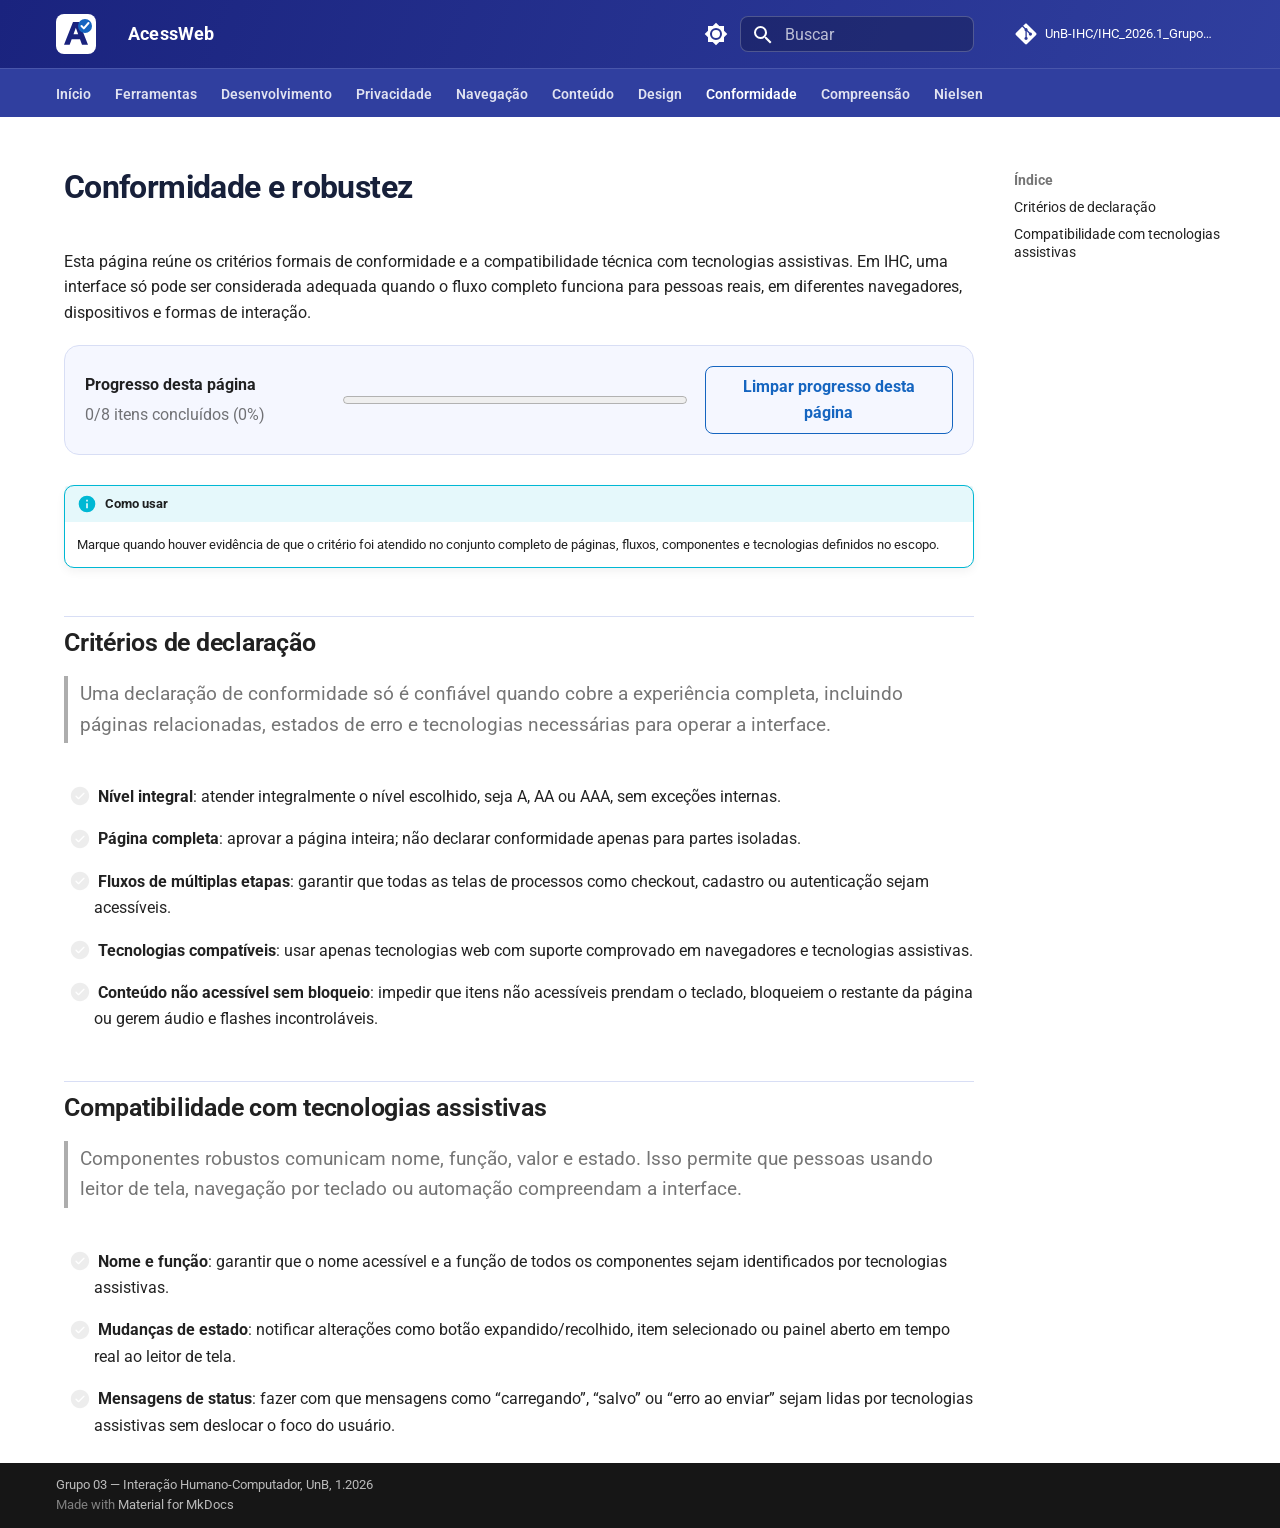
<file: checklist/conformidade-e-robustez/index.html>
<!doctype html>
<html lang="pt" class="no-js">
  <head>
    
      <meta charset="utf-8">
      <meta name="viewport" content="width=device-width,initial-scale=1">
      
        <meta name="description" content="Checklist interativo de acessibilidade digital">
      
      
      
        <link rel="canonical" href="https://unb-ihc.github.io/IHC_2026.1_Grupo03/checklist/conformidade-e-robustez/">
      
      
        <link rel="prev" href="../design/">
      
      
        <link rel="next" href="../compreensao-e-entrada/">
      
      
        
      
      
      <link rel="icon" href="../../assets/images/acessweb-logo.svg">
      <meta name="generator" content="mkdocs-1.6.1, mkdocs-material-9.7.6">
    
    
      
        <title>Conformidade - AcessWeb</title>
      
    
    
      <link rel="stylesheet" href="../../assets/stylesheets/main.484c7ddc.min.css">
      
        
        <link rel="stylesheet" href="../../assets/stylesheets/palette.ab4e12ef.min.css">
      
      


    
    
      
    
    
      
        
        
        <link rel="preconnect" href="https://fonts.gstatic.com" crossorigin>
        <link rel="stylesheet" href="https://fonts.googleapis.com/css?family=Roboto:300,300i,400,400i,700,700i%7CRoboto+Mono:400,400i,700,700i&display=fallback">
        <style>:root{--md-text-font:"Roboto";--md-code-font:"Roboto Mono"}</style>
      
    
    
      <link rel="stylesheet" href="../../stylesheets/extra.css">
    
    <script>__md_scope=new URL("../..",location),__md_hash=e=>[...e].reduce(((e,_)=>(e<<5)-e+_.charCodeAt(0)),0),__md_get=(e,_=localStorage,t=__md_scope)=>JSON.parse(_.getItem(t.pathname+"."+e)),__md_set=(e,_,t=localStorage,a=__md_scope)=>{try{t.setItem(a.pathname+"."+e,JSON.stringify(_))}catch(e){}}</script>
    
      

    
    
  </head>
  
  
    
    
      
    
    
    
    
    <body dir="ltr" data-md-color-scheme="default" data-md-color-primary="indigo" data-md-color-accent="blue">
  
    
    <input class="md-toggle" data-md-toggle="drawer" type="checkbox" id="__drawer" autocomplete="off">
    <input class="md-toggle" data-md-toggle="search" type="checkbox" id="__search" autocomplete="off">
    <label class="md-overlay" for="__drawer"></label>
    <div data-md-component="skip">
      
        
        <a href="#conformidade-e-robustez" class="md-skip">
          Pular para conteúdo
        </a>
      
    </div>
    <div data-md-component="announce">
      
    </div>
    
    
      

  

<header class="md-header md-header--shadow md-header--lifted" data-md-component="header">
  <nav class="md-header__inner md-grid" aria-label="Cabeçalho">
    <a href="../.." title="AcessWeb" class="md-header__button md-logo" aria-label="AcessWeb" data-md-component="logo">
      
  <img src="../../assets/images/acessweb-logo.svg" alt="logo">

    </a>
    <label class="md-header__button md-icon" for="__drawer">
      
      <svg xmlns="http://www.w3.org/2000/svg" viewBox="0 0 24 24"><path d="M3 6h18v2H3zm0 5h18v2H3zm0 5h18v2H3z"/></svg>
    </label>
    <div class="md-header__title" data-md-component="header-title">
      <div class="md-header__ellipsis">
        <div class="md-header__topic">
          <span class="md-ellipsis">
            AcessWeb
          </span>
        </div>
        <div class="md-header__topic" data-md-component="header-topic">
          <span class="md-ellipsis">
            
              Conformidade
            
          </span>
        </div>
      </div>
    </div>
    
      
        <form class="md-header__option" data-md-component="palette">
  
    
    
    
    <input class="md-option" data-md-color-media="(prefers-color-scheme: light)" data-md-color-scheme="default" data-md-color-primary="indigo" data-md-color-accent="blue"  aria-label="Ativar modo escuro"  type="radio" name="__palette" id="__palette_0">
    
      <label class="md-header__button md-icon" title="Ativar modo escuro" for="__palette_1" hidden>
        <svg xmlns="http://www.w3.org/2000/svg" viewBox="0 0 24 24"><path d="M12 8a4 4 0 0 0-4 4 4 4 0 0 0 4 4 4 4 0 0 0 4-4 4 4 0 0 0-4-4m0 10a6 6 0 0 1-6-6 6 6 0 0 1 6-6 6 6 0 0 1 6 6 6 6 0 0 1-6 6m8-9.31V4h-4.69L12 .69 8.69 4H4v4.69L.69 12 4 15.31V20h4.69L12 23.31 15.31 20H20v-4.69L23.31 12z"/></svg>
      </label>
    
  
    
    
    
    <input class="md-option" data-md-color-media="(prefers-color-scheme: dark)" data-md-color-scheme="slate" data-md-color-primary="indigo" data-md-color-accent="blue"  aria-label="Ativar modo claro"  type="radio" name="__palette" id="__palette_1">
    
      <label class="md-header__button md-icon" title="Ativar modo claro" for="__palette_0" hidden>
        <svg xmlns="http://www.w3.org/2000/svg" viewBox="0 0 24 24"><path d="M12 18c-.89 0-1.74-.2-2.5-.55C11.56 16.5 13 14.42 13 12s-1.44-4.5-3.5-5.45C10.26 6.2 11.11 6 12 6a6 6 0 0 1 6 6 6 6 0 0 1-6 6m8-9.31V4h-4.69L12 .69 8.69 4H4v4.69L.69 12 4 15.31V20h4.69L12 23.31 15.31 20H20v-4.69L23.31 12z"/></svg>
      </label>
    
  
</form>
      
    
    
      <script>var palette=__md_get("__palette");if(palette&&palette.color){if("(prefers-color-scheme)"===palette.color.media){var media=matchMedia("(prefers-color-scheme: light)"),input=document.querySelector(media.matches?"[data-md-color-media='(prefers-color-scheme: light)']":"[data-md-color-media='(prefers-color-scheme: dark)']");palette.color.media=input.getAttribute("data-md-color-media"),palette.color.scheme=input.getAttribute("data-md-color-scheme"),palette.color.primary=input.getAttribute("data-md-color-primary"),palette.color.accent=input.getAttribute("data-md-color-accent")}for(var[key,value]of Object.entries(palette.color))document.body.setAttribute("data-md-color-"+key,value)}</script>
    
    
    
      
      
        <label class="md-header__button md-icon" for="__search">
          
          <svg xmlns="http://www.w3.org/2000/svg" viewBox="0 0 24 24"><path d="M9.5 3A6.5 6.5 0 0 1 16 9.5c0 1.61-.59 3.09-1.56 4.23l.27.27h.79l5 5-1.5 1.5-5-5v-.79l-.27-.27A6.52 6.52 0 0 1 9.5 16 6.5 6.5 0 0 1 3 9.5 6.5 6.5 0 0 1 9.5 3m0 2C7 5 5 7 5 9.5S7 14 9.5 14 14 12 14 9.5 12 5 9.5 5"/></svg>
        </label>
        <div class="md-search" data-md-component="search" role="dialog">
  <label class="md-search__overlay" for="__search"></label>
  <div class="md-search__inner" role="search">
    <form class="md-search__form" name="search">
      <input type="text" class="md-search__input" name="query" aria-label="Buscar" placeholder="Buscar" autocapitalize="off" autocorrect="off" autocomplete="off" spellcheck="false" data-md-component="search-query" required>
      <label class="md-search__icon md-icon" for="__search">
        
        <svg xmlns="http://www.w3.org/2000/svg" viewBox="0 0 24 24"><path d="M9.5 3A6.5 6.5 0 0 1 16 9.5c0 1.61-.59 3.09-1.56 4.23l.27.27h.79l5 5-1.5 1.5-5-5v-.79l-.27-.27A6.52 6.52 0 0 1 9.5 16 6.5 6.5 0 0 1 3 9.5 6.5 6.5 0 0 1 9.5 3m0 2C7 5 5 7 5 9.5S7 14 9.5 14 14 12 14 9.5 12 5 9.5 5"/></svg>
        
        <svg xmlns="http://www.w3.org/2000/svg" viewBox="0 0 24 24"><path d="M20 11v2H8l5.5 5.5-1.42 1.42L4.16 12l7.92-7.92L13.5 5.5 8 11z"/></svg>
      </label>
      <nav class="md-search__options" aria-label="Pesquisar">
        
        <button type="reset" class="md-search__icon md-icon" title="Limpar" aria-label="Limpar" tabindex="-1">
          
          <svg xmlns="http://www.w3.org/2000/svg" viewBox="0 0 24 24"><path d="M19 6.41 17.59 5 12 10.59 6.41 5 5 6.41 10.59 12 5 17.59 6.41 19 12 13.41 17.59 19 19 17.59 13.41 12z"/></svg>
        </button>
      </nav>
      
        <div class="md-search__suggest" data-md-component="search-suggest"></div>
      
    </form>
    <div class="md-search__output">
      <div class="md-search__scrollwrap" tabindex="0" data-md-scrollfix>
        <div class="md-search-result" data-md-component="search-result">
          <div class="md-search-result__meta">
            Inicializando busca
          </div>
          <ol class="md-search-result__list" role="presentation"></ol>
        </div>
      </div>
    </div>
  </div>
</div>
      
    
    
      <div class="md-header__source">
        <a href="https://github.com/UnB-IHC/IHC_2026.1_Grupo03" title="Ir para repositório" class="md-source" data-md-component="source">
  <div class="md-source__icon md-icon">
    
    <svg xmlns="http://www.w3.org/2000/svg" viewBox="0 0 448 512"><!--! Font Awesome Free 7.1.0 by @fontawesome - https://fontawesome.com License - https://fontawesome.com/license/free (Icons: CC BY 4.0, Fonts: SIL OFL 1.1, Code: MIT License) Copyright 2025 Fonticons, Inc.--><path d="M439.6 236.1 244 40.5c-5.4-5.5-12.8-8.5-20.4-8.5s-15 3-20.4 8.4L162.5 81l51.5 51.5c27.1-9.1 52.7 16.8 43.4 43.7l49.7 49.7c34.2-11.8 61.2 31 35.5 56.7-26.5 26.5-70.2-2.9-56-37.3L240.3 199v121.9c25.3 12.5 22.3 41.8 9.1 55-6.4 6.4-15.2 10.1-24.3 10.1s-17.8-3.6-24.3-10.1c-17.6-17.6-11.1-46.9 11.2-56v-123c-20.8-8.5-24.6-30.7-18.6-45L142.6 101 8.5 235.1C3 240.6 0 247.9 0 255.5s3 15 8.5 20.4l195.6 195.7c5.4 5.4 12.7 8.4 20.4 8.4s15-3 20.4-8.4l194.7-194.7c5.4-5.4 8.4-12.8 8.4-20.4s-3-15-8.4-20.4"/></svg>
  </div>
  <div class="md-source__repository">
    UnB-IHC/IHC_2026.1_Grupo03
  </div>
</a>
      </div>
    
  </nav>
  
    
      
<nav class="md-tabs" aria-label="Abas" data-md-component="tabs">
  <div class="md-grid">
    <ul class="md-tabs__list">
      
        
  
  
  
  
    <li class="md-tabs__item">
      <a href="../.." class="md-tabs__link">
        
  
  
    
  
  Início

      </a>
    </li>
  

      
        
  
  
  
  
    <li class="md-tabs__item">
      <a href="../../ferramentas/" class="md-tabs__link">
        
  
  
    
  
  Ferramentas

      </a>
    </li>
  

      
        
  
  
  
  
    <li class="md-tabs__item">
      <a href="../desenvolvimento-e-testes/" class="md-tabs__link">
        
  
  
    
  
  Desenvolvimento

      </a>
    </li>
  

      
        
  
  
  
  
    <li class="md-tabs__item">
      <a href="../privacidade-e-seguranca/" class="md-tabs__link">
        
  
  
    
  
  Privacidade

      </a>
    </li>
  

      
        
  
  
  
  
    <li class="md-tabs__item">
      <a href="../navegacao/" class="md-tabs__link">
        
  
  
    
  
  Navegação

      </a>
    </li>
  

      
        
  
  
  
  
    <li class="md-tabs__item">
      <a href="../conteudo/" class="md-tabs__link">
        
  
  
    
  
  Conteúdo

      </a>
    </li>
  

      
        
  
  
  
  
    <li class="md-tabs__item">
      <a href="../design/" class="md-tabs__link">
        
  
  
    
  
  Design

      </a>
    </li>
  

      
        
  
  
  
    
  
  
    <li class="md-tabs__item md-tabs__item--active">
      <a href="./" class="md-tabs__link">
        
  
  
    
  
  Conformidade

      </a>
    </li>
  

      
        
  
  
  
  
    <li class="md-tabs__item">
      <a href="../compreensao-e-entrada/" class="md-tabs__link">
        
  
  
    
  
  Compreensão

      </a>
    </li>
  

      
        
  
  
  
  
    <li class="md-tabs__item">
      <a href="../heuristicas-de-nielsen/" class="md-tabs__link">
        
  
  
    
  
  Nielsen

      </a>
    </li>
  

      
    </ul>
  </div>
</nav>
    
  
</header>
    
    <div class="md-container" data-md-component="container">
      
      
        
      
      <main class="md-main" data-md-component="main">
        <div class="md-main__inner md-grid">
          
            
              
              <div class="md-sidebar md-sidebar--primary" data-md-component="sidebar" data-md-type="navigation" >
                <div class="md-sidebar__scrollwrap">
                  <div class="md-sidebar__inner">
                    


  


<nav class="md-nav md-nav--primary md-nav--lifted" aria-label="Navegação" data-md-level="0">
  <label class="md-nav__title" for="__drawer">
    <a href="../.." title="AcessWeb" class="md-nav__button md-logo" aria-label="AcessWeb" data-md-component="logo">
      
  <img src="../../assets/images/acessweb-logo.svg" alt="logo">

    </a>
    AcessWeb
  </label>
  
    <div class="md-nav__source">
      <a href="https://github.com/UnB-IHC/IHC_2026.1_Grupo03" title="Ir para repositório" class="md-source" data-md-component="source">
  <div class="md-source__icon md-icon">
    
    <svg xmlns="http://www.w3.org/2000/svg" viewBox="0 0 448 512"><!--! Font Awesome Free 7.1.0 by @fontawesome - https://fontawesome.com License - https://fontawesome.com/license/free (Icons: CC BY 4.0, Fonts: SIL OFL 1.1, Code: MIT License) Copyright 2025 Fonticons, Inc.--><path d="M439.6 236.1 244 40.5c-5.4-5.5-12.8-8.5-20.4-8.5s-15 3-20.4 8.4L162.5 81l51.5 51.5c27.1-9.1 52.7 16.8 43.4 43.7l49.7 49.7c34.2-11.8 61.2 31 35.5 56.7-26.5 26.5-70.2-2.9-56-37.3L240.3 199v121.9c25.3 12.5 22.3 41.8 9.1 55-6.4 6.4-15.2 10.1-24.3 10.1s-17.8-3.6-24.3-10.1c-17.6-17.6-11.1-46.9 11.2-56v-123c-20.8-8.5-24.6-30.7-18.6-45L142.6 101 8.5 235.1C3 240.6 0 247.9 0 255.5s3 15 8.5 20.4l195.6 195.7c5.4 5.4 12.7 8.4 20.4 8.4s15-3 20.4-8.4l194.7-194.7c5.4-5.4 8.4-12.8 8.4-20.4s-3-15-8.4-20.4"/></svg>
  </div>
  <div class="md-source__repository">
    UnB-IHC/IHC_2026.1_Grupo03
  </div>
</a>
    </div>
  
  <ul class="md-nav__list" data-md-scrollfix>
    
      
      
  
  
  
  
    <li class="md-nav__item">
      <a href="../.." class="md-nav__link">
        
  
  
  <span class="md-ellipsis">
    
  
    Início
  

    
  </span>
  
  

      </a>
    </li>
  

    
      
      
  
  
  
  
    <li class="md-nav__item">
      <a href="../../ferramentas/" class="md-nav__link">
        
  
  
  <span class="md-ellipsis">
    
  
    Ferramentas
  

    
  </span>
  
  

      </a>
    </li>
  

    
      
      
  
  
  
  
    <li class="md-nav__item">
      <a href="../desenvolvimento-e-testes/" class="md-nav__link">
        
  
  
  <span class="md-ellipsis">
    
  
    Desenvolvimento
  

    
  </span>
  
  

      </a>
    </li>
  

    
      
      
  
  
  
  
    <li class="md-nav__item">
      <a href="../privacidade-e-seguranca/" class="md-nav__link">
        
  
  
  <span class="md-ellipsis">
    
  
    Privacidade
  

    
  </span>
  
  

      </a>
    </li>
  

    
      
      
  
  
  
  
    <li class="md-nav__item">
      <a href="../navegacao/" class="md-nav__link">
        
  
  
  <span class="md-ellipsis">
    
  
    Navegação
  

    
  </span>
  
  

      </a>
    </li>
  

    
      
      
  
  
  
  
    <li class="md-nav__item">
      <a href="../conteudo/" class="md-nav__link">
        
  
  
  <span class="md-ellipsis">
    
  
    Conteúdo
  

    
  </span>
  
  

      </a>
    </li>
  

    
      
      
  
  
  
  
    <li class="md-nav__item">
      <a href="../design/" class="md-nav__link">
        
  
  
  <span class="md-ellipsis">
    
  
    Design
  

    
  </span>
  
  

      </a>
    </li>
  

    
      
      
  
  
    
  
  
  
    <li class="md-nav__item md-nav__item--active">
      
      <input class="md-nav__toggle md-toggle" type="checkbox" id="__toc">
      
      
        
      
      
        <label class="md-nav__link md-nav__link--active" for="__toc">
          
  
  
  <span class="md-ellipsis">
    
  
    Conformidade
  

    
  </span>
  
  

          <span class="md-nav__icon md-icon"></span>
        </label>
      
      <a href="./" class="md-nav__link md-nav__link--active">
        
  
  
  <span class="md-ellipsis">
    
  
    Conformidade
  

    
  </span>
  
  

      </a>
      
        

<nav class="md-nav md-nav--secondary" aria-label="Índice">
  
  
  
    
  
  
    <label class="md-nav__title" for="__toc">
      <span class="md-nav__icon md-icon"></span>
      Índice
    </label>
    <ul class="md-nav__list" data-md-component="toc" data-md-scrollfix>
      
        <li class="md-nav__item">
  <a href="#criterios-de-declaracao" class="md-nav__link">
    <span class="md-ellipsis">
      
        Critérios de declaração
      
    </span>
  </a>
  
</li>
      
        <li class="md-nav__item">
  <a href="#compatibilidade-com-tecnologias-assistivas" class="md-nav__link">
    <span class="md-ellipsis">
      
        Compatibilidade com tecnologias assistivas
      
    </span>
  </a>
  
</li>
      
    </ul>
  
</nav>
      
    </li>
  

    
      
      
  
  
  
  
    <li class="md-nav__item">
      <a href="../compreensao-e-entrada/" class="md-nav__link">
        
  
  
  <span class="md-ellipsis">
    
  
    Compreensão
  

    
  </span>
  
  

      </a>
    </li>
  

    
      
      
  
  
  
  
    <li class="md-nav__item">
      <a href="../heuristicas-de-nielsen/" class="md-nav__link">
        
  
  
  <span class="md-ellipsis">
    
  
    Nielsen
  

    
  </span>
  
  

      </a>
    </li>
  

    
  </ul>
</nav>
                  </div>
                </div>
              </div>
            
            
              
              <div class="md-sidebar md-sidebar--secondary" data-md-component="sidebar" data-md-type="toc" >
                <div class="md-sidebar__scrollwrap">
                  <div class="md-sidebar__inner">
                    

<nav class="md-nav md-nav--secondary" aria-label="Índice">
  
  
  
    
  
  
    <label class="md-nav__title" for="__toc">
      <span class="md-nav__icon md-icon"></span>
      Índice
    </label>
    <ul class="md-nav__list" data-md-component="toc" data-md-scrollfix>
      
        <li class="md-nav__item">
  <a href="#criterios-de-declaracao" class="md-nav__link">
    <span class="md-ellipsis">
      
        Critérios de declaração
      
    </span>
  </a>
  
</li>
      
        <li class="md-nav__item">
  <a href="#compatibilidade-com-tecnologias-assistivas" class="md-nav__link">
    <span class="md-ellipsis">
      
        Compatibilidade com tecnologias assistivas
      
    </span>
  </a>
  
</li>
      
    </ul>
  
</nav>
                  </div>
                </div>
              </div>
            
          
          
            <div class="md-content" data-md-component="content">
              
              <article class="md-content__inner md-typeset">
                
                  


  
  


<h1 id="conformidade-e-robustez">Conformidade e robustez</h1>
<p>Esta página reúne os critérios formais de conformidade e a compatibilidade técnica com tecnologias assistivas. Em IHC, uma interface só pode ser considerada adequada quando o fluxo completo funciona para pessoas reais, em diferentes navegadores, dispositivos e formas de interação.</p>
<div class="checklist-progress" data-checklist-progress>
  <div>
    <strong>Progresso desta página</strong>
    <span data-checklist-count>0/0 itens concluídos</span>
  </div>
  <progress max="100" value="0" data-checklist-bar aria-label="Progresso do checklist desta página"></progress>
  <button type="button" data-checklist-reset>Limpar progresso desta página</button>
</div>

<div class="admonition info">
<p class="admonition-title">Como usar</p>
<p>Marque quando houver evidência de que o critério foi atendido no conjunto completo de páginas, fluxos, componentes e tecnologias definidos no escopo.</p>
</div>
<h2 id="criterios-de-declaracao">Critérios de declaração</h2>
<blockquote>
<p>Uma declaração de conformidade só é confiável quando cobre a experiência completa, incluindo páginas relacionadas, estados de erro e tecnologias necessárias para operar a interface.</p>
</blockquote>
<ul class="task-list">
<li class="task-list-item"><label class="task-list-control"><input type="checkbox"/><span class="task-list-indicator"></span></label> <strong>Nível integral</strong>: atender integralmente o nível escolhido, seja A, AA ou AAA, sem exceções internas.</li>
<li class="task-list-item"><label class="task-list-control"><input type="checkbox"/><span class="task-list-indicator"></span></label> <strong>Página completa</strong>: aprovar a página inteira; não declarar conformidade apenas para partes isoladas.</li>
<li class="task-list-item"><label class="task-list-control"><input type="checkbox"/><span class="task-list-indicator"></span></label> <strong>Fluxos de múltiplas etapas</strong>: garantir que todas as telas de processos como checkout, cadastro ou autenticação sejam acessíveis.</li>
<li class="task-list-item"><label class="task-list-control"><input type="checkbox"/><span class="task-list-indicator"></span></label> <strong>Tecnologias compatíveis</strong>: usar apenas tecnologias web com suporte comprovado em navegadores e tecnologias assistivas.</li>
<li class="task-list-item"><label class="task-list-control"><input type="checkbox"/><span class="task-list-indicator"></span></label> <strong>Conteúdo não acessível sem bloqueio</strong>: impedir que itens não acessíveis prendam o teclado, bloqueiem o restante da página ou gerem áudio e flashes incontroláveis.</li>
</ul>
<h2 id="compatibilidade-com-tecnologias-assistivas">Compatibilidade com tecnologias assistivas</h2>
<blockquote>
<p>Componentes robustos comunicam nome, função, valor e estado. Isso permite que pessoas usando leitor de tela, navegação por teclado ou automação compreendam a interface.</p>
</blockquote>
<ul class="task-list">
<li class="task-list-item"><label class="task-list-control"><input type="checkbox"/><span class="task-list-indicator"></span></label> <strong>Nome e função</strong>: garantir que o nome acessível e a função de todos os componentes sejam identificados por tecnologias assistivas.</li>
<li class="task-list-item"><label class="task-list-control"><input type="checkbox"/><span class="task-list-indicator"></span></label> <strong>Mudanças de estado</strong>: notificar alterações como botão expandido/recolhido, item selecionado ou painel aberto em tempo real ao leitor de tela.</li>
<li class="task-list-item"><label class="task-list-control"><input type="checkbox"/><span class="task-list-indicator"></span></label> <strong>Mensagens de status</strong>: fazer com que mensagens como “carregando”, “salvo” ou “erro ao enviar” sejam lidas por tecnologias assistivas sem deslocar o foco do usuário.</li>
</ul>












                
              </article>
            </div>
          
          
<script>var target=document.getElementById(location.hash.slice(1));target&&target.name&&(target.checked=target.name.startsWith("__tabbed_"))</script>
        </div>
        
          <button type="button" class="md-top md-icon" data-md-component="top" hidden>
  
  <svg xmlns="http://www.w3.org/2000/svg" viewBox="0 0 24 24"><path d="M13 20h-2V8l-5.5 5.5-1.42-1.42L12 4.16l7.92 7.92-1.42 1.42L13 8z"/></svg>
  Voltar para o topo
</button>
        
      </main>
      
        <footer class="md-footer">
  
  <div class="md-footer-meta md-typeset">
    <div class="md-footer-meta__inner md-grid">
      <div class="md-copyright">
  
    <div class="md-copyright__highlight">
      Grupo 03 — Interação Humano-Computador, UnB, 1.2026
    </div>
  
  
    Made with
    <a href="https://squidfunk.github.io/mkdocs-material/" target="_blank" rel="noopener">
      Material for MkDocs
    </a>
  
</div>
      
    </div>
  </div>
</footer>
      
    </div>
    <div class="md-dialog" data-md-component="dialog">
      <div class="md-dialog__inner md-typeset"></div>
    </div>
    
    
    
      
      
      <script id="__config" type="application/json">{"annotate": null, "base": "../..", "features": ["navigation.tabs", "navigation.tabs.sticky", "navigation.sections", "navigation.top", "navigation.tracking", "search.highlight", "search.suggest", "toc.follow"], "search": "../../assets/javascripts/workers/search.2c215733.min.js", "tags": null, "translations": {"clipboard.copied": "Copiado para \u00e1rea de transfer\u00eancia", "clipboard.copy": "Copiar para \u00e1rea de transfer\u00eancia", "search.result.more.one": "mais 1 nesta p\u00e1gina", "search.result.more.other": "# mais nesta p\u00e1gina", "search.result.none": "Nenhum documento encontrado", "search.result.one": "1 documento encontrado", "search.result.other": "# documentos encontrados", "search.result.placeholder": "Digite para iniciar a busca", "search.result.term.missing": "Ausente", "select.version": "Selecione a vers\u00e3o"}, "version": null}</script>
    
    
      <script src="../../assets/javascripts/bundle.79ae519e.min.js"></script>
      
        <script src="../../javascripts/checklist-progress.js"></script>
      
    
  </body>
</html>
</file>
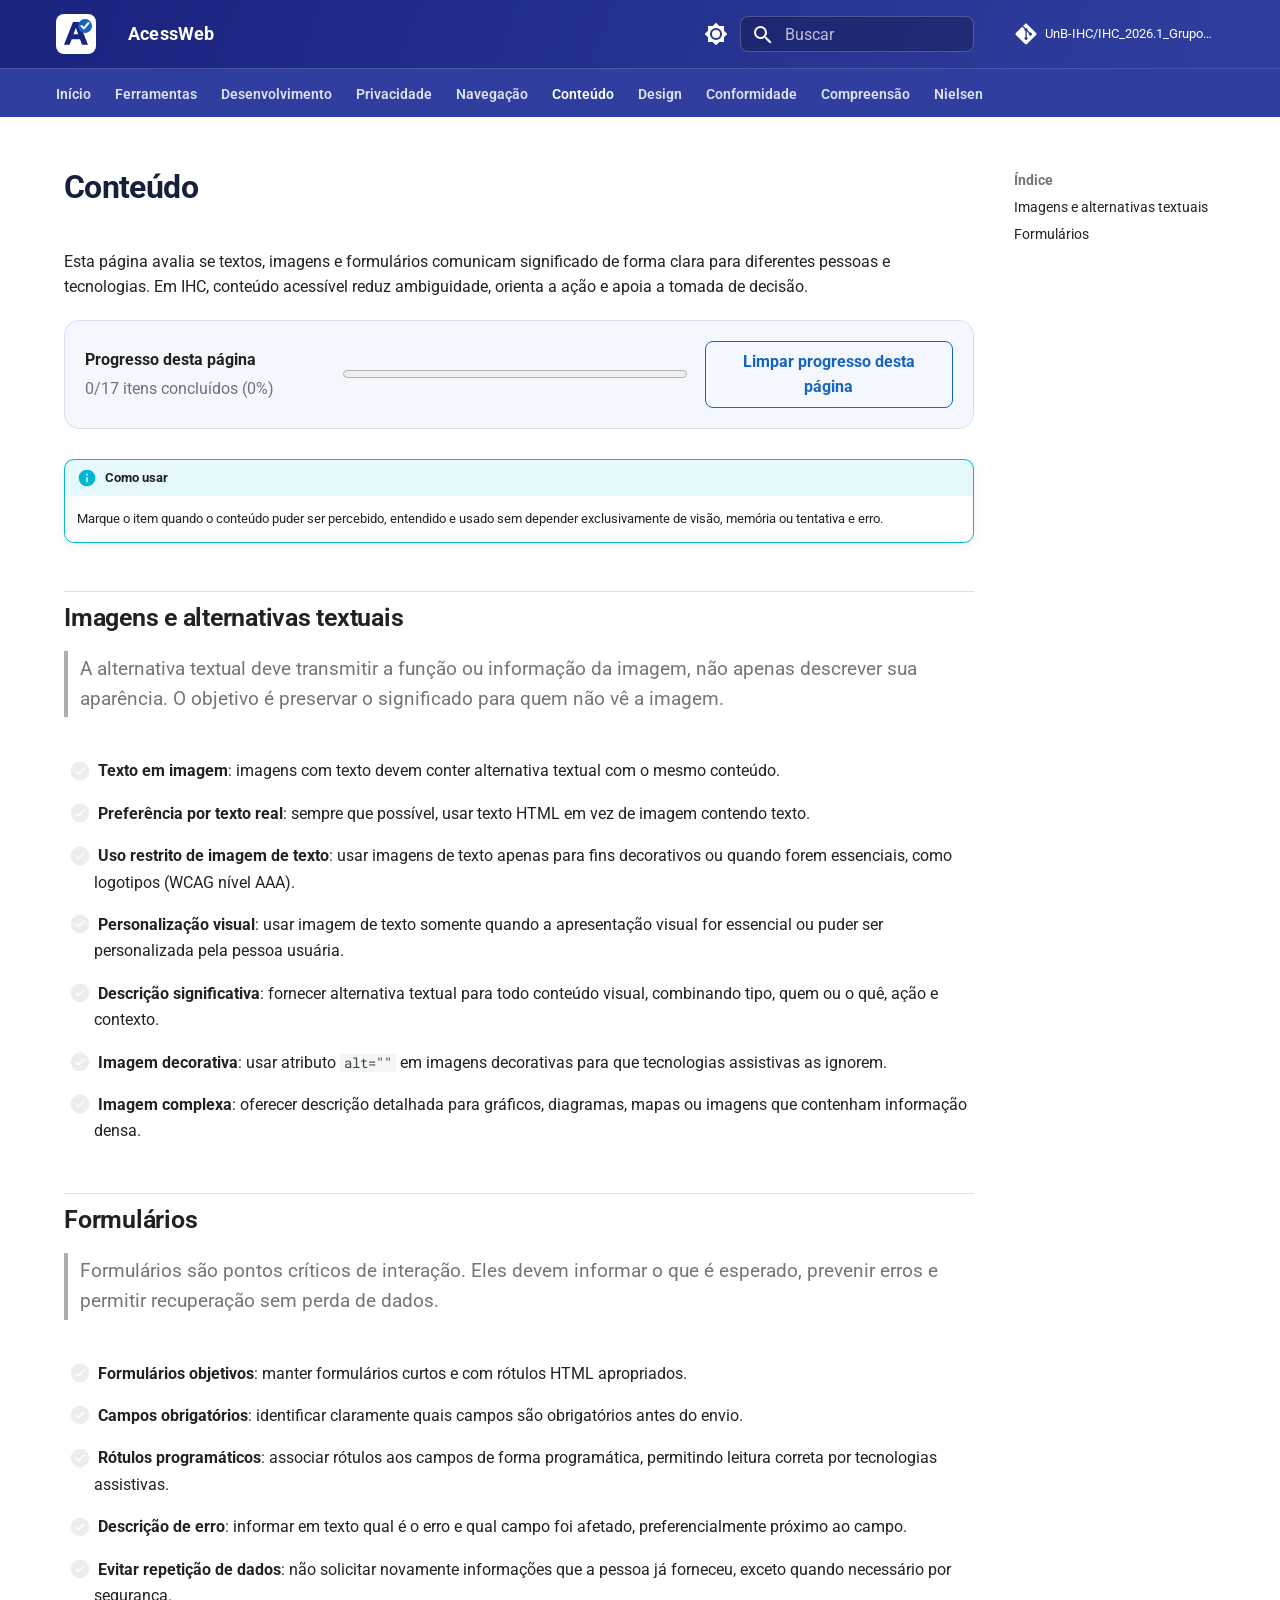
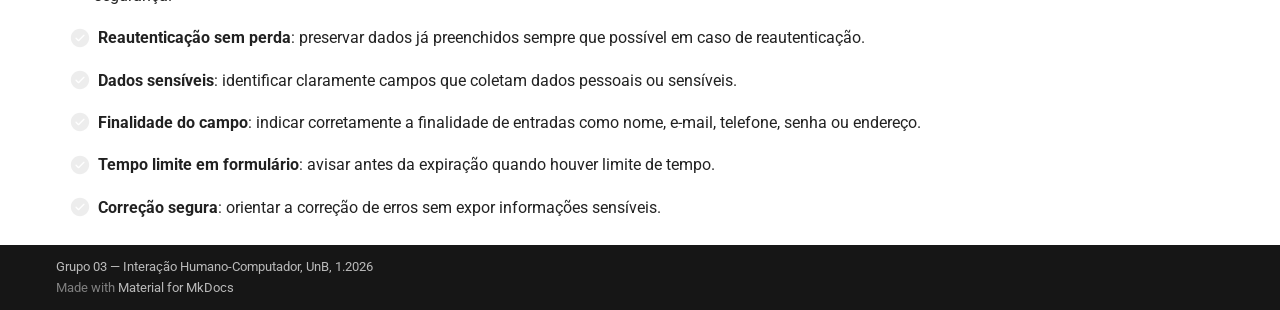
<file: checklist/conteudo/index.html>
<!doctype html>
<html lang="pt" class="no-js">
  <head>
    
      <meta charset="utf-8">
      <meta name="viewport" content="width=device-width,initial-scale=1">
      
        <meta name="description" content="Checklist interativo de acessibilidade digital">
      
      
      
        <link rel="canonical" href="https://unb-ihc.github.io/IHC_2026.1_Grupo03/checklist/conteudo/">
      
      
        <link rel="prev" href="../navegacao/">
      
      
        <link rel="next" href="../design/">
      
      
        
      
      
      <link rel="icon" href="../../assets/images/acessweb-logo.svg">
      <meta name="generator" content="mkdocs-1.6.1, mkdocs-material-9.7.6">
    
    
      
        <title>Conteúdo - AcessWeb</title>
      
    
    
      <link rel="stylesheet" href="../../assets/stylesheets/main.484c7ddc.min.css">
      
        
        <link rel="stylesheet" href="../../assets/stylesheets/palette.ab4e12ef.min.css">
      
      


    
    
      
    
    
      
        
        
        <link rel="preconnect" href="https://fonts.gstatic.com" crossorigin>
        <link rel="stylesheet" href="https://fonts.googleapis.com/css?family=Roboto:300,300i,400,400i,700,700i%7CRoboto+Mono:400,400i,700,700i&display=fallback">
        <style>:root{--md-text-font:"Roboto";--md-code-font:"Roboto Mono"}</style>
      
    
    
      <link rel="stylesheet" href="../../stylesheets/extra.css">
    
    <script>__md_scope=new URL("../..",location),__md_hash=e=>[...e].reduce(((e,_)=>(e<<5)-e+_.charCodeAt(0)),0),__md_get=(e,_=localStorage,t=__md_scope)=>JSON.parse(_.getItem(t.pathname+"."+e)),__md_set=(e,_,t=localStorage,a=__md_scope)=>{try{t.setItem(a.pathname+"."+e,JSON.stringify(_))}catch(e){}}</script>
    
      

    
    
  </head>
  
  
    
    
      
    
    
    
    
    <body dir="ltr" data-md-color-scheme="default" data-md-color-primary="indigo" data-md-color-accent="blue">
  
    
    <input class="md-toggle" data-md-toggle="drawer" type="checkbox" id="__drawer" autocomplete="off">
    <input class="md-toggle" data-md-toggle="search" type="checkbox" id="__search" autocomplete="off">
    <label class="md-overlay" for="__drawer"></label>
    <div data-md-component="skip">
      
        
        <a href="#conteudo" class="md-skip">
          Pular para conteúdo
        </a>
      
    </div>
    <div data-md-component="announce">
      
    </div>
    
    
      

  

<header class="md-header md-header--shadow md-header--lifted" data-md-component="header">
  <nav class="md-header__inner md-grid" aria-label="Cabeçalho">
    <a href="../.." title="AcessWeb" class="md-header__button md-logo" aria-label="AcessWeb" data-md-component="logo">
      
  <img src="../../assets/images/acessweb-logo.svg" alt="logo">

    </a>
    <label class="md-header__button md-icon" for="__drawer">
      
      <svg xmlns="http://www.w3.org/2000/svg" viewBox="0 0 24 24"><path d="M3 6h18v2H3zm0 5h18v2H3zm0 5h18v2H3z"/></svg>
    </label>
    <div class="md-header__title" data-md-component="header-title">
      <div class="md-header__ellipsis">
        <div class="md-header__topic">
          <span class="md-ellipsis">
            AcessWeb
          </span>
        </div>
        <div class="md-header__topic" data-md-component="header-topic">
          <span class="md-ellipsis">
            
              Conteúdo
            
          </span>
        </div>
      </div>
    </div>
    
      
        <form class="md-header__option" data-md-component="palette">
  
    
    
    
    <input class="md-option" data-md-color-media="(prefers-color-scheme: light)" data-md-color-scheme="default" data-md-color-primary="indigo" data-md-color-accent="blue"  aria-label="Ativar modo escuro"  type="radio" name="__palette" id="__palette_0">
    
      <label class="md-header__button md-icon" title="Ativar modo escuro" for="__palette_1" hidden>
        <svg xmlns="http://www.w3.org/2000/svg" viewBox="0 0 24 24"><path d="M12 8a4 4 0 0 0-4 4 4 4 0 0 0 4 4 4 4 0 0 0 4-4 4 4 0 0 0-4-4m0 10a6 6 0 0 1-6-6 6 6 0 0 1 6-6 6 6 0 0 1 6 6 6 6 0 0 1-6 6m8-9.31V4h-4.69L12 .69 8.69 4H4v4.69L.69 12 4 15.31V20h4.69L12 23.31 15.31 20H20v-4.69L23.31 12z"/></svg>
      </label>
    
  
    
    
    
    <input class="md-option" data-md-color-media="(prefers-color-scheme: dark)" data-md-color-scheme="slate" data-md-color-primary="indigo" data-md-color-accent="blue"  aria-label="Ativar modo claro"  type="radio" name="__palette" id="__palette_1">
    
      <label class="md-header__button md-icon" title="Ativar modo claro" for="__palette_0" hidden>
        <svg xmlns="http://www.w3.org/2000/svg" viewBox="0 0 24 24"><path d="M12 18c-.89 0-1.74-.2-2.5-.55C11.56 16.5 13 14.42 13 12s-1.44-4.5-3.5-5.45C10.26 6.2 11.11 6 12 6a6 6 0 0 1 6 6 6 6 0 0 1-6 6m8-9.31V4h-4.69L12 .69 8.69 4H4v4.69L.69 12 4 15.31V20h4.69L12 23.31 15.31 20H20v-4.69L23.31 12z"/></svg>
      </label>
    
  
</form>
      
    
    
      <script>var palette=__md_get("__palette");if(palette&&palette.color){if("(prefers-color-scheme)"===palette.color.media){var media=matchMedia("(prefers-color-scheme: light)"),input=document.querySelector(media.matches?"[data-md-color-media='(prefers-color-scheme: light)']":"[data-md-color-media='(prefers-color-scheme: dark)']");palette.color.media=input.getAttribute("data-md-color-media"),palette.color.scheme=input.getAttribute("data-md-color-scheme"),palette.color.primary=input.getAttribute("data-md-color-primary"),palette.color.accent=input.getAttribute("data-md-color-accent")}for(var[key,value]of Object.entries(palette.color))document.body.setAttribute("data-md-color-"+key,value)}</script>
    
    
    
      
      
        <label class="md-header__button md-icon" for="__search">
          
          <svg xmlns="http://www.w3.org/2000/svg" viewBox="0 0 24 24"><path d="M9.5 3A6.5 6.5 0 0 1 16 9.5c0 1.61-.59 3.09-1.56 4.23l.27.27h.79l5 5-1.5 1.5-5-5v-.79l-.27-.27A6.52 6.52 0 0 1 9.5 16 6.5 6.5 0 0 1 3 9.5 6.5 6.5 0 0 1 9.5 3m0 2C7 5 5 7 5 9.5S7 14 9.5 14 14 12 14 9.5 12 5 9.5 5"/></svg>
        </label>
        <div class="md-search" data-md-component="search" role="dialog">
  <label class="md-search__overlay" for="__search"></label>
  <div class="md-search__inner" role="search">
    <form class="md-search__form" name="search">
      <input type="text" class="md-search__input" name="query" aria-label="Buscar" placeholder="Buscar" autocapitalize="off" autocorrect="off" autocomplete="off" spellcheck="false" data-md-component="search-query" required>
      <label class="md-search__icon md-icon" for="__search">
        
        <svg xmlns="http://www.w3.org/2000/svg" viewBox="0 0 24 24"><path d="M9.5 3A6.5 6.5 0 0 1 16 9.5c0 1.61-.59 3.09-1.56 4.23l.27.27h.79l5 5-1.5 1.5-5-5v-.79l-.27-.27A6.52 6.52 0 0 1 9.5 16 6.5 6.5 0 0 1 3 9.5 6.5 6.5 0 0 1 9.5 3m0 2C7 5 5 7 5 9.5S7 14 9.5 14 14 12 14 9.5 12 5 9.5 5"/></svg>
        
        <svg xmlns="http://www.w3.org/2000/svg" viewBox="0 0 24 24"><path d="M20 11v2H8l5.5 5.5-1.42 1.42L4.16 12l7.92-7.92L13.5 5.5 8 11z"/></svg>
      </label>
      <nav class="md-search__options" aria-label="Pesquisar">
        
        <button type="reset" class="md-search__icon md-icon" title="Limpar" aria-label="Limpar" tabindex="-1">
          
          <svg xmlns="http://www.w3.org/2000/svg" viewBox="0 0 24 24"><path d="M19 6.41 17.59 5 12 10.59 6.41 5 5 6.41 10.59 12 5 17.59 6.41 19 12 13.41 17.59 19 19 17.59 13.41 12z"/></svg>
        </button>
      </nav>
      
        <div class="md-search__suggest" data-md-component="search-suggest"></div>
      
    </form>
    <div class="md-search__output">
      <div class="md-search__scrollwrap" tabindex="0" data-md-scrollfix>
        <div class="md-search-result" data-md-component="search-result">
          <div class="md-search-result__meta">
            Inicializando busca
          </div>
          <ol class="md-search-result__list" role="presentation"></ol>
        </div>
      </div>
    </div>
  </div>
</div>
      
    
    
      <div class="md-header__source">
        <a href="https://github.com/UnB-IHC/IHC_2026.1_Grupo03" title="Ir para repositório" class="md-source" data-md-component="source">
  <div class="md-source__icon md-icon">
    
    <svg xmlns="http://www.w3.org/2000/svg" viewBox="0 0 448 512"><!--! Font Awesome Free 7.1.0 by @fontawesome - https://fontawesome.com License - https://fontawesome.com/license/free (Icons: CC BY 4.0, Fonts: SIL OFL 1.1, Code: MIT License) Copyright 2025 Fonticons, Inc.--><path d="M439.6 236.1 244 40.5c-5.4-5.5-12.8-8.5-20.4-8.5s-15 3-20.4 8.4L162.5 81l51.5 51.5c27.1-9.1 52.7 16.8 43.4 43.7l49.7 49.7c34.2-11.8 61.2 31 35.5 56.7-26.5 26.5-70.2-2.9-56-37.3L240.3 199v121.9c25.3 12.5 22.3 41.8 9.1 55-6.4 6.4-15.2 10.1-24.3 10.1s-17.8-3.6-24.3-10.1c-17.6-17.6-11.1-46.9 11.2-56v-123c-20.8-8.5-24.6-30.7-18.6-45L142.6 101 8.5 235.1C3 240.6 0 247.9 0 255.5s3 15 8.5 20.4l195.6 195.7c5.4 5.4 12.7 8.4 20.4 8.4s15-3 20.4-8.4l194.7-194.7c5.4-5.4 8.4-12.8 8.4-20.4s-3-15-8.4-20.4"/></svg>
  </div>
  <div class="md-source__repository">
    UnB-IHC/IHC_2026.1_Grupo03
  </div>
</a>
      </div>
    
  </nav>
  
    
      
<nav class="md-tabs" aria-label="Abas" data-md-component="tabs">
  <div class="md-grid">
    <ul class="md-tabs__list">
      
        
  
  
  
  
    <li class="md-tabs__item">
      <a href="../.." class="md-tabs__link">
        
  
  
    
  
  Início

      </a>
    </li>
  

      
        
  
  
  
  
    <li class="md-tabs__item">
      <a href="../../ferramentas/" class="md-tabs__link">
        
  
  
    
  
  Ferramentas

      </a>
    </li>
  

      
        
  
  
  
  
    <li class="md-tabs__item">
      <a href="../desenvolvimento-e-testes/" class="md-tabs__link">
        
  
  
    
  
  Desenvolvimento

      </a>
    </li>
  

      
        
  
  
  
  
    <li class="md-tabs__item">
      <a href="../privacidade-e-seguranca/" class="md-tabs__link">
        
  
  
    
  
  Privacidade

      </a>
    </li>
  

      
        
  
  
  
  
    <li class="md-tabs__item">
      <a href="../navegacao/" class="md-tabs__link">
        
  
  
    
  
  Navegação

      </a>
    </li>
  

      
        
  
  
  
    
  
  
    <li class="md-tabs__item md-tabs__item--active">
      <a href="./" class="md-tabs__link">
        
  
  
    
  
  Conteúdo

      </a>
    </li>
  

      
        
  
  
  
  
    <li class="md-tabs__item">
      <a href="../design/" class="md-tabs__link">
        
  
  
    
  
  Design

      </a>
    </li>
  

      
        
  
  
  
  
    <li class="md-tabs__item">
      <a href="../conformidade-e-robustez/" class="md-tabs__link">
        
  
  
    
  
  Conformidade

      </a>
    </li>
  

      
        
  
  
  
  
    <li class="md-tabs__item">
      <a href="../compreensao-e-entrada/" class="md-tabs__link">
        
  
  
    
  
  Compreensão

      </a>
    </li>
  

      
        
  
  
  
  
    <li class="md-tabs__item">
      <a href="../heuristicas-de-nielsen/" class="md-tabs__link">
        
  
  
    
  
  Nielsen

      </a>
    </li>
  

      
    </ul>
  </div>
</nav>
    
  
</header>
    
    <div class="md-container" data-md-component="container">
      
      
        
      
      <main class="md-main" data-md-component="main">
        <div class="md-main__inner md-grid">
          
            
              
              <div class="md-sidebar md-sidebar--primary" data-md-component="sidebar" data-md-type="navigation" >
                <div class="md-sidebar__scrollwrap">
                  <div class="md-sidebar__inner">
                    


  


<nav class="md-nav md-nav--primary md-nav--lifted" aria-label="Navegação" data-md-level="0">
  <label class="md-nav__title" for="__drawer">
    <a href="../.." title="AcessWeb" class="md-nav__button md-logo" aria-label="AcessWeb" data-md-component="logo">
      
  <img src="../../assets/images/acessweb-logo.svg" alt="logo">

    </a>
    AcessWeb
  </label>
  
    <div class="md-nav__source">
      <a href="https://github.com/UnB-IHC/IHC_2026.1_Grupo03" title="Ir para repositório" class="md-source" data-md-component="source">
  <div class="md-source__icon md-icon">
    
    <svg xmlns="http://www.w3.org/2000/svg" viewBox="0 0 448 512"><!--! Font Awesome Free 7.1.0 by @fontawesome - https://fontawesome.com License - https://fontawesome.com/license/free (Icons: CC BY 4.0, Fonts: SIL OFL 1.1, Code: MIT License) Copyright 2025 Fonticons, Inc.--><path d="M439.6 236.1 244 40.5c-5.4-5.5-12.8-8.5-20.4-8.5s-15 3-20.4 8.4L162.5 81l51.5 51.5c27.1-9.1 52.7 16.8 43.4 43.7l49.7 49.7c34.2-11.8 61.2 31 35.5 56.7-26.5 26.5-70.2-2.9-56-37.3L240.3 199v121.9c25.3 12.5 22.3 41.8 9.1 55-6.4 6.4-15.2 10.1-24.3 10.1s-17.8-3.6-24.3-10.1c-17.6-17.6-11.1-46.9 11.2-56v-123c-20.8-8.5-24.6-30.7-18.6-45L142.6 101 8.5 235.1C3 240.6 0 247.9 0 255.5s3 15 8.5 20.4l195.6 195.7c5.4 5.4 12.7 8.4 20.4 8.4s15-3 20.4-8.4l194.7-194.7c5.4-5.4 8.4-12.8 8.4-20.4s-3-15-8.4-20.4"/></svg>
  </div>
  <div class="md-source__repository">
    UnB-IHC/IHC_2026.1_Grupo03
  </div>
</a>
    </div>
  
  <ul class="md-nav__list" data-md-scrollfix>
    
      
      
  
  
  
  
    <li class="md-nav__item">
      <a href="../.." class="md-nav__link">
        
  
  
  <span class="md-ellipsis">
    
  
    Início
  

    
  </span>
  
  

      </a>
    </li>
  

    
      
      
  
  
  
  
    <li class="md-nav__item">
      <a href="../../ferramentas/" class="md-nav__link">
        
  
  
  <span class="md-ellipsis">
    
  
    Ferramentas
  

    
  </span>
  
  

      </a>
    </li>
  

    
      
      
  
  
  
  
    <li class="md-nav__item">
      <a href="../desenvolvimento-e-testes/" class="md-nav__link">
        
  
  
  <span class="md-ellipsis">
    
  
    Desenvolvimento
  

    
  </span>
  
  

      </a>
    </li>
  

    
      
      
  
  
  
  
    <li class="md-nav__item">
      <a href="../privacidade-e-seguranca/" class="md-nav__link">
        
  
  
  <span class="md-ellipsis">
    
  
    Privacidade
  

    
  </span>
  
  

      </a>
    </li>
  

    
      
      
  
  
  
  
    <li class="md-nav__item">
      <a href="../navegacao/" class="md-nav__link">
        
  
  
  <span class="md-ellipsis">
    
  
    Navegação
  

    
  </span>
  
  

      </a>
    </li>
  

    
      
      
  
  
    
  
  
  
    <li class="md-nav__item md-nav__item--active">
      
      <input class="md-nav__toggle md-toggle" type="checkbox" id="__toc">
      
      
        
      
      
        <label class="md-nav__link md-nav__link--active" for="__toc">
          
  
  
  <span class="md-ellipsis">
    
  
    Conteúdo
  

    
  </span>
  
  

          <span class="md-nav__icon md-icon"></span>
        </label>
      
      <a href="./" class="md-nav__link md-nav__link--active">
        
  
  
  <span class="md-ellipsis">
    
  
    Conteúdo
  

    
  </span>
  
  

      </a>
      
        

<nav class="md-nav md-nav--secondary" aria-label="Índice">
  
  
  
    
  
  
    <label class="md-nav__title" for="__toc">
      <span class="md-nav__icon md-icon"></span>
      Índice
    </label>
    <ul class="md-nav__list" data-md-component="toc" data-md-scrollfix>
      
        <li class="md-nav__item">
  <a href="#imagens-e-alternativas-textuais" class="md-nav__link">
    <span class="md-ellipsis">
      
        Imagens e alternativas textuais
      
    </span>
  </a>
  
</li>
      
        <li class="md-nav__item">
  <a href="#formularios" class="md-nav__link">
    <span class="md-ellipsis">
      
        Formulários
      
    </span>
  </a>
  
</li>
      
    </ul>
  
</nav>
      
    </li>
  

    
      
      
  
  
  
  
    <li class="md-nav__item">
      <a href="../design/" class="md-nav__link">
        
  
  
  <span class="md-ellipsis">
    
  
    Design
  

    
  </span>
  
  

      </a>
    </li>
  

    
      
      
  
  
  
  
    <li class="md-nav__item">
      <a href="../conformidade-e-robustez/" class="md-nav__link">
        
  
  
  <span class="md-ellipsis">
    
  
    Conformidade
  

    
  </span>
  
  

      </a>
    </li>
  

    
      
      
  
  
  
  
    <li class="md-nav__item">
      <a href="../compreensao-e-entrada/" class="md-nav__link">
        
  
  
  <span class="md-ellipsis">
    
  
    Compreensão
  

    
  </span>
  
  

      </a>
    </li>
  

    
      
      
  
  
  
  
    <li class="md-nav__item">
      <a href="../heuristicas-de-nielsen/" class="md-nav__link">
        
  
  
  <span class="md-ellipsis">
    
  
    Nielsen
  

    
  </span>
  
  

      </a>
    </li>
  

    
  </ul>
</nav>
                  </div>
                </div>
              </div>
            
            
              
              <div class="md-sidebar md-sidebar--secondary" data-md-component="sidebar" data-md-type="toc" >
                <div class="md-sidebar__scrollwrap">
                  <div class="md-sidebar__inner">
                    

<nav class="md-nav md-nav--secondary" aria-label="Índice">
  
  
  
    
  
  
    <label class="md-nav__title" for="__toc">
      <span class="md-nav__icon md-icon"></span>
      Índice
    </label>
    <ul class="md-nav__list" data-md-component="toc" data-md-scrollfix>
      
        <li class="md-nav__item">
  <a href="#imagens-e-alternativas-textuais" class="md-nav__link">
    <span class="md-ellipsis">
      
        Imagens e alternativas textuais
      
    </span>
  </a>
  
</li>
      
        <li class="md-nav__item">
  <a href="#formularios" class="md-nav__link">
    <span class="md-ellipsis">
      
        Formulários
      
    </span>
  </a>
  
</li>
      
    </ul>
  
</nav>
                  </div>
                </div>
              </div>
            
          
          
            <div class="md-content" data-md-component="content">
              
              <article class="md-content__inner md-typeset">
                
                  


  
  


<h1 id="conteudo">Conteúdo</h1>
<p>Esta página avalia se textos, imagens e formulários comunicam significado de forma clara para diferentes pessoas e tecnologias. Em IHC, conteúdo acessível reduz ambiguidade, orienta a ação e apoia a tomada de decisão.</p>
<div class="checklist-progress" data-checklist-progress>
  <div>
    <strong>Progresso desta página</strong>
    <span data-checklist-count>0/0 itens concluídos</span>
  </div>
  <progress max="100" value="0" data-checklist-bar aria-label="Progresso do checklist desta página"></progress>
  <button type="button" data-checklist-reset>Limpar progresso desta página</button>
</div>

<div class="admonition info">
<p class="admonition-title">Como usar</p>
<p>Marque o item quando o conteúdo puder ser percebido, entendido e usado sem depender exclusivamente de visão, memória ou tentativa e erro.</p>
</div>
<h2 id="imagens-e-alternativas-textuais">Imagens e alternativas textuais</h2>
<blockquote>
<p>A alternativa textual deve transmitir a função ou informação da imagem, não apenas descrever sua aparência. O objetivo é preservar o significado para quem não vê a imagem.</p>
</blockquote>
<ul class="task-list">
<li class="task-list-item"><label class="task-list-control"><input type="checkbox"/><span class="task-list-indicator"></span></label> <strong>Texto em imagem</strong>: imagens com texto devem conter alternativa textual com o mesmo conteúdo.</li>
<li class="task-list-item"><label class="task-list-control"><input type="checkbox"/><span class="task-list-indicator"></span></label> <strong>Preferência por texto real</strong>: sempre que possível, usar texto HTML em vez de imagem contendo texto.</li>
<li class="task-list-item"><label class="task-list-control"><input type="checkbox"/><span class="task-list-indicator"></span></label> <strong>Uso restrito de imagem de texto</strong>: usar imagens de texto apenas para fins decorativos ou quando forem essenciais, como logotipos (WCAG nível AAA).</li>
<li class="task-list-item"><label class="task-list-control"><input type="checkbox"/><span class="task-list-indicator"></span></label> <strong>Personalização visual</strong>: usar imagem de texto somente quando a apresentação visual for essencial ou puder ser personalizada pela pessoa usuária.</li>
<li class="task-list-item"><label class="task-list-control"><input type="checkbox"/><span class="task-list-indicator"></span></label> <strong>Descrição significativa</strong>: fornecer alternativa textual para todo conteúdo visual, combinando tipo, quem ou o quê, ação e contexto.</li>
<li class="task-list-item"><label class="task-list-control"><input type="checkbox"/><span class="task-list-indicator"></span></label> <strong>Imagem decorativa</strong>: usar atributo <code>alt=""</code> em imagens decorativas para que tecnologias assistivas as ignorem.</li>
<li class="task-list-item"><label class="task-list-control"><input type="checkbox"/><span class="task-list-indicator"></span></label> <strong>Imagem complexa</strong>: oferecer descrição detalhada para gráficos, diagramas, mapas ou imagens que contenham informação densa.</li>
</ul>
<h2 id="formularios">Formulários</h2>
<blockquote>
<p>Formulários são pontos críticos de interação. Eles devem informar o que é esperado, prevenir erros e permitir recuperação sem perda de dados.</p>
</blockquote>
<ul class="task-list">
<li class="task-list-item"><label class="task-list-control"><input type="checkbox"/><span class="task-list-indicator"></span></label> <strong>Formulários objetivos</strong>: manter formulários curtos e com rótulos HTML apropriados.</li>
<li class="task-list-item"><label class="task-list-control"><input type="checkbox"/><span class="task-list-indicator"></span></label> <strong>Campos obrigatórios</strong>: identificar claramente quais campos são obrigatórios antes do envio.</li>
<li class="task-list-item"><label class="task-list-control"><input type="checkbox"/><span class="task-list-indicator"></span></label> <strong>Rótulos programáticos</strong>: associar rótulos aos campos de forma programática, permitindo leitura correta por tecnologias assistivas.</li>
<li class="task-list-item"><label class="task-list-control"><input type="checkbox"/><span class="task-list-indicator"></span></label> <strong>Descrição de erro</strong>: informar em texto qual é o erro e qual campo foi afetado, preferencialmente próximo ao campo.</li>
<li class="task-list-item"><label class="task-list-control"><input type="checkbox"/><span class="task-list-indicator"></span></label> <strong>Evitar repetição de dados</strong>: não solicitar novamente informações que a pessoa já forneceu, exceto quando necessário por segurança.</li>
<li class="task-list-item"><label class="task-list-control"><input type="checkbox"/><span class="task-list-indicator"></span></label> <strong>Reautenticação sem perda</strong>: preservar dados já preenchidos sempre que possível em caso de reautenticação.</li>
<li class="task-list-item"><label class="task-list-control"><input type="checkbox"/><span class="task-list-indicator"></span></label> <strong>Dados sensíveis</strong>: identificar claramente campos que coletam dados pessoais ou sensíveis.</li>
<li class="task-list-item"><label class="task-list-control"><input type="checkbox"/><span class="task-list-indicator"></span></label> <strong>Finalidade do campo</strong>: indicar corretamente a finalidade de entradas como nome, e-mail, telefone, senha ou endereço.</li>
<li class="task-list-item"><label class="task-list-control"><input type="checkbox"/><span class="task-list-indicator"></span></label> <strong>Tempo limite em formulário</strong>: avisar antes da expiração quando houver limite de tempo.</li>
<li class="task-list-item"><label class="task-list-control"><input type="checkbox"/><span class="task-list-indicator"></span></label> <strong>Correção segura</strong>: orientar a correção de erros sem expor informações sensíveis.</li>
</ul>












                
              </article>
            </div>
          
          
<script>var target=document.getElementById(location.hash.slice(1));target&&target.name&&(target.checked=target.name.startsWith("__tabbed_"))</script>
        </div>
        
          <button type="button" class="md-top md-icon" data-md-component="top" hidden>
  
  <svg xmlns="http://www.w3.org/2000/svg" viewBox="0 0 24 24"><path d="M13 20h-2V8l-5.5 5.5-1.42-1.42L12 4.16l7.92 7.92-1.42 1.42L13 8z"/></svg>
  Voltar para o topo
</button>
        
      </main>
      
        <footer class="md-footer">
  
  <div class="md-footer-meta md-typeset">
    <div class="md-footer-meta__inner md-grid">
      <div class="md-copyright">
  
    <div class="md-copyright__highlight">
      Grupo 03 — Interação Humano-Computador, UnB, 1.2026
    </div>
  
  
    Made with
    <a href="https://squidfunk.github.io/mkdocs-material/" target="_blank" rel="noopener">
      Material for MkDocs
    </a>
  
</div>
      
    </div>
  </div>
</footer>
      
    </div>
    <div class="md-dialog" data-md-component="dialog">
      <div class="md-dialog__inner md-typeset"></div>
    </div>
    
    
    
      
      
      <script id="__config" type="application/json">{"annotate": null, "base": "../..", "features": ["navigation.tabs", "navigation.tabs.sticky", "navigation.sections", "navigation.top", "navigation.tracking", "search.highlight", "search.suggest", "toc.follow"], "search": "../../assets/javascripts/workers/search.2c215733.min.js", "tags": null, "translations": {"clipboard.copied": "Copiado para \u00e1rea de transfer\u00eancia", "clipboard.copy": "Copiar para \u00e1rea de transfer\u00eancia", "search.result.more.one": "mais 1 nesta p\u00e1gina", "search.result.more.other": "# mais nesta p\u00e1gina", "search.result.none": "Nenhum documento encontrado", "search.result.one": "1 documento encontrado", "search.result.other": "# documentos encontrados", "search.result.placeholder": "Digite para iniciar a busca", "search.result.term.missing": "Ausente", "select.version": "Selecione a vers\u00e3o"}, "version": null}</script>
    
    
      <script src="../../assets/javascripts/bundle.79ae519e.min.js"></script>
      
        <script src="../../javascripts/checklist-progress.js"></script>
      
    
  </body>
</html>
</file>
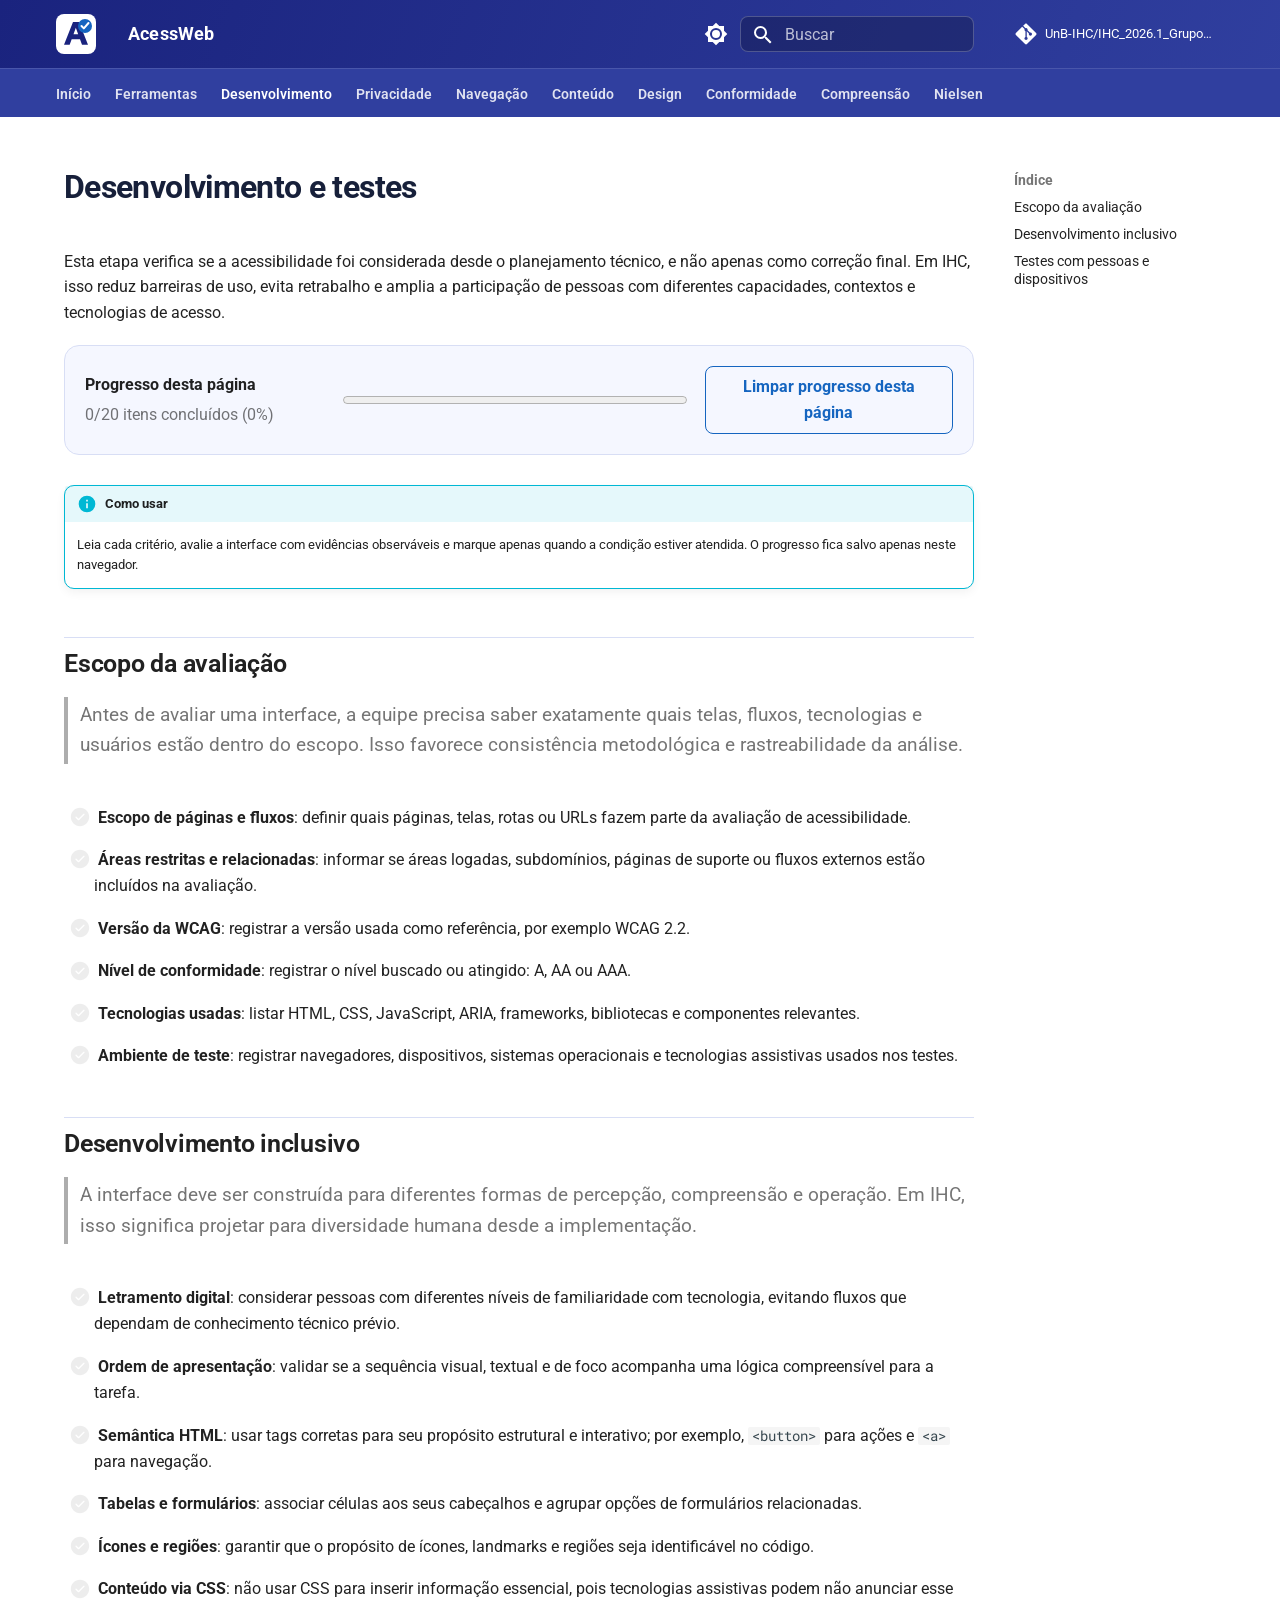
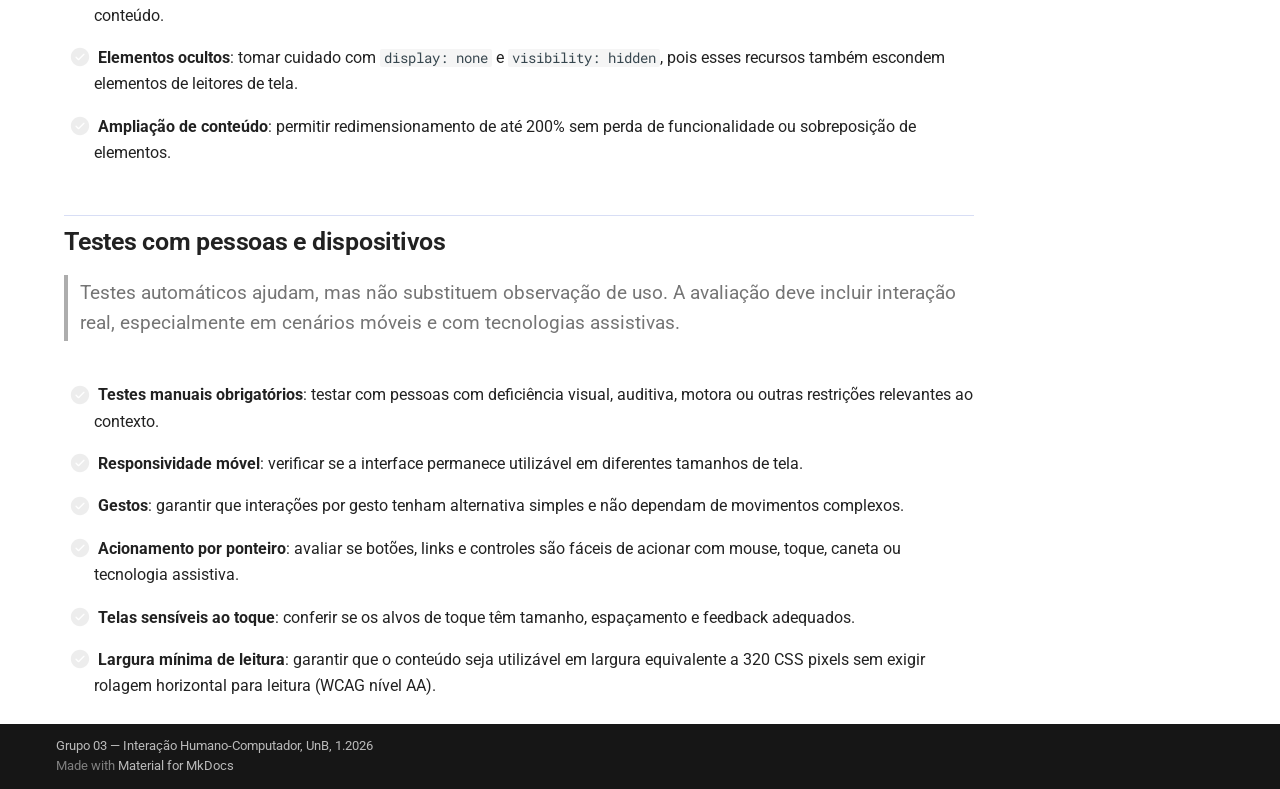
<file: checklist/desenvolvimento-e-testes/index.html>
<!doctype html>
<html lang="pt" class="no-js">
  <head>
    
      <meta charset="utf-8">
      <meta name="viewport" content="width=device-width,initial-scale=1">
      
        <meta name="description" content="Checklist interativo de acessibilidade digital">
      
      
      
        <link rel="canonical" href="https://unb-ihc.github.io/IHC_2026.1_Grupo03/checklist/desenvolvimento-e-testes/">
      
      
        <link rel="prev" href="../../ferramentas/">
      
      
        <link rel="next" href="../privacidade-e-seguranca/">
      
      
        
      
      
      <link rel="icon" href="../../assets/images/acessweb-logo.svg">
      <meta name="generator" content="mkdocs-1.6.1, mkdocs-material-9.7.6">
    
    
      
        <title>Desenvolvimento - AcessWeb</title>
      
    
    
      <link rel="stylesheet" href="../../assets/stylesheets/main.484c7ddc.min.css">
      
        
        <link rel="stylesheet" href="../../assets/stylesheets/palette.ab4e12ef.min.css">
      
      


    
    
      
    
    
      
        
        
        <link rel="preconnect" href="https://fonts.gstatic.com" crossorigin>
        <link rel="stylesheet" href="https://fonts.googleapis.com/css?family=Roboto:300,300i,400,400i,700,700i%7CRoboto+Mono:400,400i,700,700i&display=fallback">
        <style>:root{--md-text-font:"Roboto";--md-code-font:"Roboto Mono"}</style>
      
    
    
      <link rel="stylesheet" href="../../stylesheets/extra.css">
    
    <script>__md_scope=new URL("../..",location),__md_hash=e=>[...e].reduce(((e,_)=>(e<<5)-e+_.charCodeAt(0)),0),__md_get=(e,_=localStorage,t=__md_scope)=>JSON.parse(_.getItem(t.pathname+"."+e)),__md_set=(e,_,t=localStorage,a=__md_scope)=>{try{t.setItem(a.pathname+"."+e,JSON.stringify(_))}catch(e){}}</script>
    
      

    
    
  </head>
  
  
    
    
      
    
    
    
    
    <body dir="ltr" data-md-color-scheme="default" data-md-color-primary="indigo" data-md-color-accent="blue">
  
    
    <input class="md-toggle" data-md-toggle="drawer" type="checkbox" id="__drawer" autocomplete="off">
    <input class="md-toggle" data-md-toggle="search" type="checkbox" id="__search" autocomplete="off">
    <label class="md-overlay" for="__drawer"></label>
    <div data-md-component="skip">
      
        
        <a href="#desenvolvimento-e-testes" class="md-skip">
          Pular para conteúdo
        </a>
      
    </div>
    <div data-md-component="announce">
      
    </div>
    
    
      

  

<header class="md-header md-header--shadow md-header--lifted" data-md-component="header">
  <nav class="md-header__inner md-grid" aria-label="Cabeçalho">
    <a href="../.." title="AcessWeb" class="md-header__button md-logo" aria-label="AcessWeb" data-md-component="logo">
      
  <img src="../../assets/images/acessweb-logo.svg" alt="logo">

    </a>
    <label class="md-header__button md-icon" for="__drawer">
      
      <svg xmlns="http://www.w3.org/2000/svg" viewBox="0 0 24 24"><path d="M3 6h18v2H3zm0 5h18v2H3zm0 5h18v2H3z"/></svg>
    </label>
    <div class="md-header__title" data-md-component="header-title">
      <div class="md-header__ellipsis">
        <div class="md-header__topic">
          <span class="md-ellipsis">
            AcessWeb
          </span>
        </div>
        <div class="md-header__topic" data-md-component="header-topic">
          <span class="md-ellipsis">
            
              Desenvolvimento
            
          </span>
        </div>
      </div>
    </div>
    
      
        <form class="md-header__option" data-md-component="palette">
  
    
    
    
    <input class="md-option" data-md-color-media="(prefers-color-scheme: light)" data-md-color-scheme="default" data-md-color-primary="indigo" data-md-color-accent="blue"  aria-label="Ativar modo escuro"  type="radio" name="__palette" id="__palette_0">
    
      <label class="md-header__button md-icon" title="Ativar modo escuro" for="__palette_1" hidden>
        <svg xmlns="http://www.w3.org/2000/svg" viewBox="0 0 24 24"><path d="M12 8a4 4 0 0 0-4 4 4 4 0 0 0 4 4 4 4 0 0 0 4-4 4 4 0 0 0-4-4m0 10a6 6 0 0 1-6-6 6 6 0 0 1 6-6 6 6 0 0 1 6 6 6 6 0 0 1-6 6m8-9.31V4h-4.69L12 .69 8.69 4H4v4.69L.69 12 4 15.31V20h4.69L12 23.31 15.31 20H20v-4.69L23.31 12z"/></svg>
      </label>
    
  
    
    
    
    <input class="md-option" data-md-color-media="(prefers-color-scheme: dark)" data-md-color-scheme="slate" data-md-color-primary="indigo" data-md-color-accent="blue"  aria-label="Ativar modo claro"  type="radio" name="__palette" id="__palette_1">
    
      <label class="md-header__button md-icon" title="Ativar modo claro" for="__palette_0" hidden>
        <svg xmlns="http://www.w3.org/2000/svg" viewBox="0 0 24 24"><path d="M12 18c-.89 0-1.74-.2-2.5-.55C11.56 16.5 13 14.42 13 12s-1.44-4.5-3.5-5.45C10.26 6.2 11.11 6 12 6a6 6 0 0 1 6 6 6 6 0 0 1-6 6m8-9.31V4h-4.69L12 .69 8.69 4H4v4.69L.69 12 4 15.31V20h4.69L12 23.31 15.31 20H20v-4.69L23.31 12z"/></svg>
      </label>
    
  
</form>
      
    
    
      <script>var palette=__md_get("__palette");if(palette&&palette.color){if("(prefers-color-scheme)"===palette.color.media){var media=matchMedia("(prefers-color-scheme: light)"),input=document.querySelector(media.matches?"[data-md-color-media='(prefers-color-scheme: light)']":"[data-md-color-media='(prefers-color-scheme: dark)']");palette.color.media=input.getAttribute("data-md-color-media"),palette.color.scheme=input.getAttribute("data-md-color-scheme"),palette.color.primary=input.getAttribute("data-md-color-primary"),palette.color.accent=input.getAttribute("data-md-color-accent")}for(var[key,value]of Object.entries(palette.color))document.body.setAttribute("data-md-color-"+key,value)}</script>
    
    
    
      
      
        <label class="md-header__button md-icon" for="__search">
          
          <svg xmlns="http://www.w3.org/2000/svg" viewBox="0 0 24 24"><path d="M9.5 3A6.5 6.5 0 0 1 16 9.5c0 1.61-.59 3.09-1.56 4.23l.27.27h.79l5 5-1.5 1.5-5-5v-.79l-.27-.27A6.52 6.52 0 0 1 9.5 16 6.5 6.5 0 0 1 3 9.5 6.5 6.5 0 0 1 9.5 3m0 2C7 5 5 7 5 9.5S7 14 9.5 14 14 12 14 9.5 12 5 9.5 5"/></svg>
        </label>
        <div class="md-search" data-md-component="search" role="dialog">
  <label class="md-search__overlay" for="__search"></label>
  <div class="md-search__inner" role="search">
    <form class="md-search__form" name="search">
      <input type="text" class="md-search__input" name="query" aria-label="Buscar" placeholder="Buscar" autocapitalize="off" autocorrect="off" autocomplete="off" spellcheck="false" data-md-component="search-query" required>
      <label class="md-search__icon md-icon" for="__search">
        
        <svg xmlns="http://www.w3.org/2000/svg" viewBox="0 0 24 24"><path d="M9.5 3A6.5 6.5 0 0 1 16 9.5c0 1.61-.59 3.09-1.56 4.23l.27.27h.79l5 5-1.5 1.5-5-5v-.79l-.27-.27A6.52 6.52 0 0 1 9.5 16 6.5 6.5 0 0 1 3 9.5 6.5 6.5 0 0 1 9.5 3m0 2C7 5 5 7 5 9.5S7 14 9.5 14 14 12 14 9.5 12 5 9.5 5"/></svg>
        
        <svg xmlns="http://www.w3.org/2000/svg" viewBox="0 0 24 24"><path d="M20 11v2H8l5.5 5.5-1.42 1.42L4.16 12l7.92-7.92L13.5 5.5 8 11z"/></svg>
      </label>
      <nav class="md-search__options" aria-label="Pesquisar">
        
        <button type="reset" class="md-search__icon md-icon" title="Limpar" aria-label="Limpar" tabindex="-1">
          
          <svg xmlns="http://www.w3.org/2000/svg" viewBox="0 0 24 24"><path d="M19 6.41 17.59 5 12 10.59 6.41 5 5 6.41 10.59 12 5 17.59 6.41 19 12 13.41 17.59 19 19 17.59 13.41 12z"/></svg>
        </button>
      </nav>
      
        <div class="md-search__suggest" data-md-component="search-suggest"></div>
      
    </form>
    <div class="md-search__output">
      <div class="md-search__scrollwrap" tabindex="0" data-md-scrollfix>
        <div class="md-search-result" data-md-component="search-result">
          <div class="md-search-result__meta">
            Inicializando busca
          </div>
          <ol class="md-search-result__list" role="presentation"></ol>
        </div>
      </div>
    </div>
  </div>
</div>
      
    
    
      <div class="md-header__source">
        <a href="https://github.com/UnB-IHC/IHC_2026.1_Grupo03" title="Ir para repositório" class="md-source" data-md-component="source">
  <div class="md-source__icon md-icon">
    
    <svg xmlns="http://www.w3.org/2000/svg" viewBox="0 0 448 512"><!--! Font Awesome Free 7.1.0 by @fontawesome - https://fontawesome.com License - https://fontawesome.com/license/free (Icons: CC BY 4.0, Fonts: SIL OFL 1.1, Code: MIT License) Copyright 2025 Fonticons, Inc.--><path d="M439.6 236.1 244 40.5c-5.4-5.5-12.8-8.5-20.4-8.5s-15 3-20.4 8.4L162.5 81l51.5 51.5c27.1-9.1 52.7 16.8 43.4 43.7l49.7 49.7c34.2-11.8 61.2 31 35.5 56.7-26.5 26.5-70.2-2.9-56-37.3L240.3 199v121.9c25.3 12.5 22.3 41.8 9.1 55-6.4 6.4-15.2 10.1-24.3 10.1s-17.8-3.6-24.3-10.1c-17.6-17.6-11.1-46.9 11.2-56v-123c-20.8-8.5-24.6-30.7-18.6-45L142.6 101 8.5 235.1C3 240.6 0 247.9 0 255.5s3 15 8.5 20.4l195.6 195.7c5.4 5.4 12.7 8.4 20.4 8.4s15-3 20.4-8.4l194.7-194.7c5.4-5.4 8.4-12.8 8.4-20.4s-3-15-8.4-20.4"/></svg>
  </div>
  <div class="md-source__repository">
    UnB-IHC/IHC_2026.1_Grupo03
  </div>
</a>
      </div>
    
  </nav>
  
    
      
<nav class="md-tabs" aria-label="Abas" data-md-component="tabs">
  <div class="md-grid">
    <ul class="md-tabs__list">
      
        
  
  
  
  
    <li class="md-tabs__item">
      <a href="../.." class="md-tabs__link">
        
  
  
    
  
  Início

      </a>
    </li>
  

      
        
  
  
  
  
    <li class="md-tabs__item">
      <a href="../../ferramentas/" class="md-tabs__link">
        
  
  
    
  
  Ferramentas

      </a>
    </li>
  

      
        
  
  
  
    
  
  
    <li class="md-tabs__item md-tabs__item--active">
      <a href="./" class="md-tabs__link">
        
  
  
    
  
  Desenvolvimento

      </a>
    </li>
  

      
        
  
  
  
  
    <li class="md-tabs__item">
      <a href="../privacidade-e-seguranca/" class="md-tabs__link">
        
  
  
    
  
  Privacidade

      </a>
    </li>
  

      
        
  
  
  
  
    <li class="md-tabs__item">
      <a href="../navegacao/" class="md-tabs__link">
        
  
  
    
  
  Navegação

      </a>
    </li>
  

      
        
  
  
  
  
    <li class="md-tabs__item">
      <a href="../conteudo/" class="md-tabs__link">
        
  
  
    
  
  Conteúdo

      </a>
    </li>
  

      
        
  
  
  
  
    <li class="md-tabs__item">
      <a href="../design/" class="md-tabs__link">
        
  
  
    
  
  Design

      </a>
    </li>
  

      
        
  
  
  
  
    <li class="md-tabs__item">
      <a href="../conformidade-e-robustez/" class="md-tabs__link">
        
  
  
    
  
  Conformidade

      </a>
    </li>
  

      
        
  
  
  
  
    <li class="md-tabs__item">
      <a href="../compreensao-e-entrada/" class="md-tabs__link">
        
  
  
    
  
  Compreensão

      </a>
    </li>
  

      
        
  
  
  
  
    <li class="md-tabs__item">
      <a href="../heuristicas-de-nielsen/" class="md-tabs__link">
        
  
  
    
  
  Nielsen

      </a>
    </li>
  

      
    </ul>
  </div>
</nav>
    
  
</header>
    
    <div class="md-container" data-md-component="container">
      
      
        
      
      <main class="md-main" data-md-component="main">
        <div class="md-main__inner md-grid">
          
            
              
              <div class="md-sidebar md-sidebar--primary" data-md-component="sidebar" data-md-type="navigation" >
                <div class="md-sidebar__scrollwrap">
                  <div class="md-sidebar__inner">
                    


  


<nav class="md-nav md-nav--primary md-nav--lifted" aria-label="Navegação" data-md-level="0">
  <label class="md-nav__title" for="__drawer">
    <a href="../.." title="AcessWeb" class="md-nav__button md-logo" aria-label="AcessWeb" data-md-component="logo">
      
  <img src="../../assets/images/acessweb-logo.svg" alt="logo">

    </a>
    AcessWeb
  </label>
  
    <div class="md-nav__source">
      <a href="https://github.com/UnB-IHC/IHC_2026.1_Grupo03" title="Ir para repositório" class="md-source" data-md-component="source">
  <div class="md-source__icon md-icon">
    
    <svg xmlns="http://www.w3.org/2000/svg" viewBox="0 0 448 512"><!--! Font Awesome Free 7.1.0 by @fontawesome - https://fontawesome.com License - https://fontawesome.com/license/free (Icons: CC BY 4.0, Fonts: SIL OFL 1.1, Code: MIT License) Copyright 2025 Fonticons, Inc.--><path d="M439.6 236.1 244 40.5c-5.4-5.5-12.8-8.5-20.4-8.5s-15 3-20.4 8.4L162.5 81l51.5 51.5c27.1-9.1 52.7 16.8 43.4 43.7l49.7 49.7c34.2-11.8 61.2 31 35.5 56.7-26.5 26.5-70.2-2.9-56-37.3L240.3 199v121.9c25.3 12.5 22.3 41.8 9.1 55-6.4 6.4-15.2 10.1-24.3 10.1s-17.8-3.6-24.3-10.1c-17.6-17.6-11.1-46.9 11.2-56v-123c-20.8-8.5-24.6-30.7-18.6-45L142.6 101 8.5 235.1C3 240.6 0 247.9 0 255.5s3 15 8.5 20.4l195.6 195.7c5.4 5.4 12.7 8.4 20.4 8.4s15-3 20.4-8.4l194.7-194.7c5.4-5.4 8.4-12.8 8.4-20.4s-3-15-8.4-20.4"/></svg>
  </div>
  <div class="md-source__repository">
    UnB-IHC/IHC_2026.1_Grupo03
  </div>
</a>
    </div>
  
  <ul class="md-nav__list" data-md-scrollfix>
    
      
      
  
  
  
  
    <li class="md-nav__item">
      <a href="../.." class="md-nav__link">
        
  
  
  <span class="md-ellipsis">
    
  
    Início
  

    
  </span>
  
  

      </a>
    </li>
  

    
      
      
  
  
  
  
    <li class="md-nav__item">
      <a href="../../ferramentas/" class="md-nav__link">
        
  
  
  <span class="md-ellipsis">
    
  
    Ferramentas
  

    
  </span>
  
  

      </a>
    </li>
  

    
      
      
  
  
    
  
  
  
    <li class="md-nav__item md-nav__item--active">
      
      <input class="md-nav__toggle md-toggle" type="checkbox" id="__toc">
      
      
        
      
      
        <label class="md-nav__link md-nav__link--active" for="__toc">
          
  
  
  <span class="md-ellipsis">
    
  
    Desenvolvimento
  

    
  </span>
  
  

          <span class="md-nav__icon md-icon"></span>
        </label>
      
      <a href="./" class="md-nav__link md-nav__link--active">
        
  
  
  <span class="md-ellipsis">
    
  
    Desenvolvimento
  

    
  </span>
  
  

      </a>
      
        

<nav class="md-nav md-nav--secondary" aria-label="Índice">
  
  
  
    
  
  
    <label class="md-nav__title" for="__toc">
      <span class="md-nav__icon md-icon"></span>
      Índice
    </label>
    <ul class="md-nav__list" data-md-component="toc" data-md-scrollfix>
      
        <li class="md-nav__item">
  <a href="#escopo-da-avaliacao" class="md-nav__link">
    <span class="md-ellipsis">
      
        Escopo da avaliação
      
    </span>
  </a>
  
</li>
      
        <li class="md-nav__item">
  <a href="#desenvolvimento-inclusivo" class="md-nav__link">
    <span class="md-ellipsis">
      
        Desenvolvimento inclusivo
      
    </span>
  </a>
  
</li>
      
        <li class="md-nav__item">
  <a href="#testes-com-pessoas-e-dispositivos" class="md-nav__link">
    <span class="md-ellipsis">
      
        Testes com pessoas e dispositivos
      
    </span>
  </a>
  
</li>
      
    </ul>
  
</nav>
      
    </li>
  

    
      
      
  
  
  
  
    <li class="md-nav__item">
      <a href="../privacidade-e-seguranca/" class="md-nav__link">
        
  
  
  <span class="md-ellipsis">
    
  
    Privacidade
  

    
  </span>
  
  

      </a>
    </li>
  

    
      
      
  
  
  
  
    <li class="md-nav__item">
      <a href="../navegacao/" class="md-nav__link">
        
  
  
  <span class="md-ellipsis">
    
  
    Navegação
  

    
  </span>
  
  

      </a>
    </li>
  

    
      
      
  
  
  
  
    <li class="md-nav__item">
      <a href="../conteudo/" class="md-nav__link">
        
  
  
  <span class="md-ellipsis">
    
  
    Conteúdo
  

    
  </span>
  
  

      </a>
    </li>
  

    
      
      
  
  
  
  
    <li class="md-nav__item">
      <a href="../design/" class="md-nav__link">
        
  
  
  <span class="md-ellipsis">
    
  
    Design
  

    
  </span>
  
  

      </a>
    </li>
  

    
      
      
  
  
  
  
    <li class="md-nav__item">
      <a href="../conformidade-e-robustez/" class="md-nav__link">
        
  
  
  <span class="md-ellipsis">
    
  
    Conformidade
  

    
  </span>
  
  

      </a>
    </li>
  

    
      
      
  
  
  
  
    <li class="md-nav__item">
      <a href="../compreensao-e-entrada/" class="md-nav__link">
        
  
  
  <span class="md-ellipsis">
    
  
    Compreensão
  

    
  </span>
  
  

      </a>
    </li>
  

    
      
      
  
  
  
  
    <li class="md-nav__item">
      <a href="../heuristicas-de-nielsen/" class="md-nav__link">
        
  
  
  <span class="md-ellipsis">
    
  
    Nielsen
  

    
  </span>
  
  

      </a>
    </li>
  

    
  </ul>
</nav>
                  </div>
                </div>
              </div>
            
            
              
              <div class="md-sidebar md-sidebar--secondary" data-md-component="sidebar" data-md-type="toc" >
                <div class="md-sidebar__scrollwrap">
                  <div class="md-sidebar__inner">
                    

<nav class="md-nav md-nav--secondary" aria-label="Índice">
  
  
  
    
  
  
    <label class="md-nav__title" for="__toc">
      <span class="md-nav__icon md-icon"></span>
      Índice
    </label>
    <ul class="md-nav__list" data-md-component="toc" data-md-scrollfix>
      
        <li class="md-nav__item">
  <a href="#escopo-da-avaliacao" class="md-nav__link">
    <span class="md-ellipsis">
      
        Escopo da avaliação
      
    </span>
  </a>
  
</li>
      
        <li class="md-nav__item">
  <a href="#desenvolvimento-inclusivo" class="md-nav__link">
    <span class="md-ellipsis">
      
        Desenvolvimento inclusivo
      
    </span>
  </a>
  
</li>
      
        <li class="md-nav__item">
  <a href="#testes-com-pessoas-e-dispositivos" class="md-nav__link">
    <span class="md-ellipsis">
      
        Testes com pessoas e dispositivos
      
    </span>
  </a>
  
</li>
      
    </ul>
  
</nav>
                  </div>
                </div>
              </div>
            
          
          
            <div class="md-content" data-md-component="content">
              
              <article class="md-content__inner md-typeset">
                
                  


  
  


<h1 id="desenvolvimento-e-testes">Desenvolvimento e testes</h1>
<p>Esta etapa verifica se a acessibilidade foi considerada desde o planejamento técnico, e não apenas como correção final. Em IHC, isso reduz barreiras de uso, evita retrabalho e amplia a participação de pessoas com diferentes capacidades, contextos e tecnologias de acesso.</p>
<div class="checklist-progress" data-checklist-progress>
  <div>
    <strong>Progresso desta página</strong>
    <span data-checklist-count>0/0 itens concluídos</span>
  </div>
  <progress max="100" value="0" data-checklist-bar aria-label="Progresso do checklist desta página"></progress>
  <button type="button" data-checklist-reset>Limpar progresso desta página</button>
</div>

<div class="admonition info">
<p class="admonition-title">Como usar</p>
<p>Leia cada critério, avalie a interface com evidências observáveis e marque apenas quando a condição estiver atendida. O progresso fica salvo apenas neste navegador.</p>
</div>
<h2 id="escopo-da-avaliacao">Escopo da avaliação</h2>
<blockquote>
<p>Antes de avaliar uma interface, a equipe precisa saber exatamente quais telas, fluxos, tecnologias e usuários estão dentro do escopo. Isso favorece consistência metodológica e rastreabilidade da análise.</p>
</blockquote>
<ul class="task-list">
<li class="task-list-item"><label class="task-list-control"><input type="checkbox"/><span class="task-list-indicator"></span></label> <strong>Escopo de páginas e fluxos</strong>: definir quais páginas, telas, rotas ou URLs fazem parte da avaliação de acessibilidade.</li>
<li class="task-list-item"><label class="task-list-control"><input type="checkbox"/><span class="task-list-indicator"></span></label> <strong>Áreas restritas e relacionadas</strong>: informar se áreas logadas, subdomínios, páginas de suporte ou fluxos externos estão incluídos na avaliação.</li>
<li class="task-list-item"><label class="task-list-control"><input type="checkbox"/><span class="task-list-indicator"></span></label> <strong>Versão da WCAG</strong>: registrar a versão usada como referência, por exemplo WCAG 2.2.</li>
<li class="task-list-item"><label class="task-list-control"><input type="checkbox"/><span class="task-list-indicator"></span></label> <strong>Nível de conformidade</strong>: registrar o nível buscado ou atingido: A, AA ou AAA.</li>
<li class="task-list-item"><label class="task-list-control"><input type="checkbox"/><span class="task-list-indicator"></span></label> <strong>Tecnologias usadas</strong>: listar HTML, CSS, JavaScript, ARIA, frameworks, bibliotecas e componentes relevantes.</li>
<li class="task-list-item"><label class="task-list-control"><input type="checkbox"/><span class="task-list-indicator"></span></label> <strong>Ambiente de teste</strong>: registrar navegadores, dispositivos, sistemas operacionais e tecnologias assistivas usados nos testes.</li>
</ul>
<h2 id="desenvolvimento-inclusivo">Desenvolvimento inclusivo</h2>
<blockquote>
<p>A interface deve ser construída para diferentes formas de percepção, compreensão e operação. Em IHC, isso significa projetar para diversidade humana desde a implementação.</p>
</blockquote>
<ul class="task-list">
<li class="task-list-item"><label class="task-list-control"><input type="checkbox"/><span class="task-list-indicator"></span></label> <strong>Letramento digital</strong>: considerar pessoas com diferentes níveis de familiaridade com tecnologia, evitando fluxos que dependam de conhecimento técnico prévio.</li>
<li class="task-list-item"><label class="task-list-control"><input type="checkbox"/><span class="task-list-indicator"></span></label> <strong>Ordem de apresentação</strong>: validar se a sequência visual, textual e de foco acompanha uma lógica compreensível para a tarefa.</li>
<li class="task-list-item"><label class="task-list-control"><input type="checkbox"/><span class="task-list-indicator"></span></label> <strong>Semântica HTML</strong>: usar tags corretas para seu propósito estrutural e interativo; por exemplo, <code>&lt;button&gt;</code> para ações e <code>&lt;a&gt;</code> para navegação.</li>
<li class="task-list-item"><label class="task-list-control"><input type="checkbox"/><span class="task-list-indicator"></span></label> <strong>Tabelas e formulários</strong>: associar células aos seus cabeçalhos e agrupar opções de formulários relacionadas.</li>
<li class="task-list-item"><label class="task-list-control"><input type="checkbox"/><span class="task-list-indicator"></span></label> <strong>Ícones e regiões</strong>: garantir que o propósito de ícones, landmarks e regiões seja identificável no código.</li>
<li class="task-list-item"><label class="task-list-control"><input type="checkbox"/><span class="task-list-indicator"></span></label> <strong>Conteúdo via CSS</strong>: não usar CSS para inserir informação essencial, pois tecnologias assistivas podem não anunciar esse conteúdo.</li>
<li class="task-list-item"><label class="task-list-control"><input type="checkbox"/><span class="task-list-indicator"></span></label> <strong>Elementos ocultos</strong>: tomar cuidado com <code>display: none</code> e <code>visibility: hidden</code>, pois esses recursos também escondem elementos de leitores de tela.</li>
<li class="task-list-item"><label class="task-list-control"><input type="checkbox"/><span class="task-list-indicator"></span></label> <strong>Ampliação de conteúdo</strong>: permitir redimensionamento de até 200% sem perda de funcionalidade ou sobreposição de elementos.</li>
</ul>
<h2 id="testes-com-pessoas-e-dispositivos">Testes com pessoas e dispositivos</h2>
<blockquote>
<p>Testes automáticos ajudam, mas não substituem observação de uso. A avaliação deve incluir interação real, especialmente em cenários móveis e com tecnologias assistivas.</p>
</blockquote>
<ul class="task-list">
<li class="task-list-item"><label class="task-list-control"><input type="checkbox"/><span class="task-list-indicator"></span></label> <strong>Testes manuais obrigatórios</strong>: testar com pessoas com deficiência visual, auditiva, motora ou outras restrições relevantes ao contexto.</li>
<li class="task-list-item"><label class="task-list-control"><input type="checkbox"/><span class="task-list-indicator"></span></label> <strong>Responsividade móvel</strong>: verificar se a interface permanece utilizável em diferentes tamanhos de tela.</li>
<li class="task-list-item"><label class="task-list-control"><input type="checkbox"/><span class="task-list-indicator"></span></label> <strong>Gestos</strong>: garantir que interações por gesto tenham alternativa simples e não dependam de movimentos complexos.</li>
<li class="task-list-item"><label class="task-list-control"><input type="checkbox"/><span class="task-list-indicator"></span></label> <strong>Acionamento por ponteiro</strong>: avaliar se botões, links e controles são fáceis de acionar com mouse, toque, caneta ou tecnologia assistiva.</li>
<li class="task-list-item"><label class="task-list-control"><input type="checkbox"/><span class="task-list-indicator"></span></label> <strong>Telas sensíveis ao toque</strong>: conferir se os alvos de toque têm tamanho, espaçamento e feedback adequados.</li>
<li class="task-list-item"><label class="task-list-control"><input type="checkbox"/><span class="task-list-indicator"></span></label> <strong>Largura mínima de leitura</strong>: garantir que o conteúdo seja utilizável em largura equivalente a 320 CSS pixels sem exigir rolagem horizontal para leitura (WCAG nível AA).</li>
</ul>












                
              </article>
            </div>
          
          
<script>var target=document.getElementById(location.hash.slice(1));target&&target.name&&(target.checked=target.name.startsWith("__tabbed_"))</script>
        </div>
        
          <button type="button" class="md-top md-icon" data-md-component="top" hidden>
  
  <svg xmlns="http://www.w3.org/2000/svg" viewBox="0 0 24 24"><path d="M13 20h-2V8l-5.5 5.5-1.42-1.42L12 4.16l7.92 7.92-1.42 1.42L13 8z"/></svg>
  Voltar para o topo
</button>
        
      </main>
      
        <footer class="md-footer">
  
  <div class="md-footer-meta md-typeset">
    <div class="md-footer-meta__inner md-grid">
      <div class="md-copyright">
  
    <div class="md-copyright__highlight">
      Grupo 03 — Interação Humano-Computador, UnB, 1.2026
    </div>
  
  
    Made with
    <a href="https://squidfunk.github.io/mkdocs-material/" target="_blank" rel="noopener">
      Material for MkDocs
    </a>
  
</div>
      
    </div>
  </div>
</footer>
      
    </div>
    <div class="md-dialog" data-md-component="dialog">
      <div class="md-dialog__inner md-typeset"></div>
    </div>
    
    
    
      
      
      <script id="__config" type="application/json">{"annotate": null, "base": "../..", "features": ["navigation.tabs", "navigation.tabs.sticky", "navigation.sections", "navigation.top", "navigation.tracking", "search.highlight", "search.suggest", "toc.follow"], "search": "../../assets/javascripts/workers/search.2c215733.min.js", "tags": null, "translations": {"clipboard.copied": "Copiado para \u00e1rea de transfer\u00eancia", "clipboard.copy": "Copiar para \u00e1rea de transfer\u00eancia", "search.result.more.one": "mais 1 nesta p\u00e1gina", "search.result.more.other": "# mais nesta p\u00e1gina", "search.result.none": "Nenhum documento encontrado", "search.result.one": "1 documento encontrado", "search.result.other": "# documentos encontrados", "search.result.placeholder": "Digite para iniciar a busca", "search.result.term.missing": "Ausente", "select.version": "Selecione a vers\u00e3o"}, "version": null}</script>
    
    
      <script src="../../assets/javascripts/bundle.79ae519e.min.js"></script>
      
        <script src="../../javascripts/checklist-progress.js"></script>
      
    
  </body>
</html>
</file>
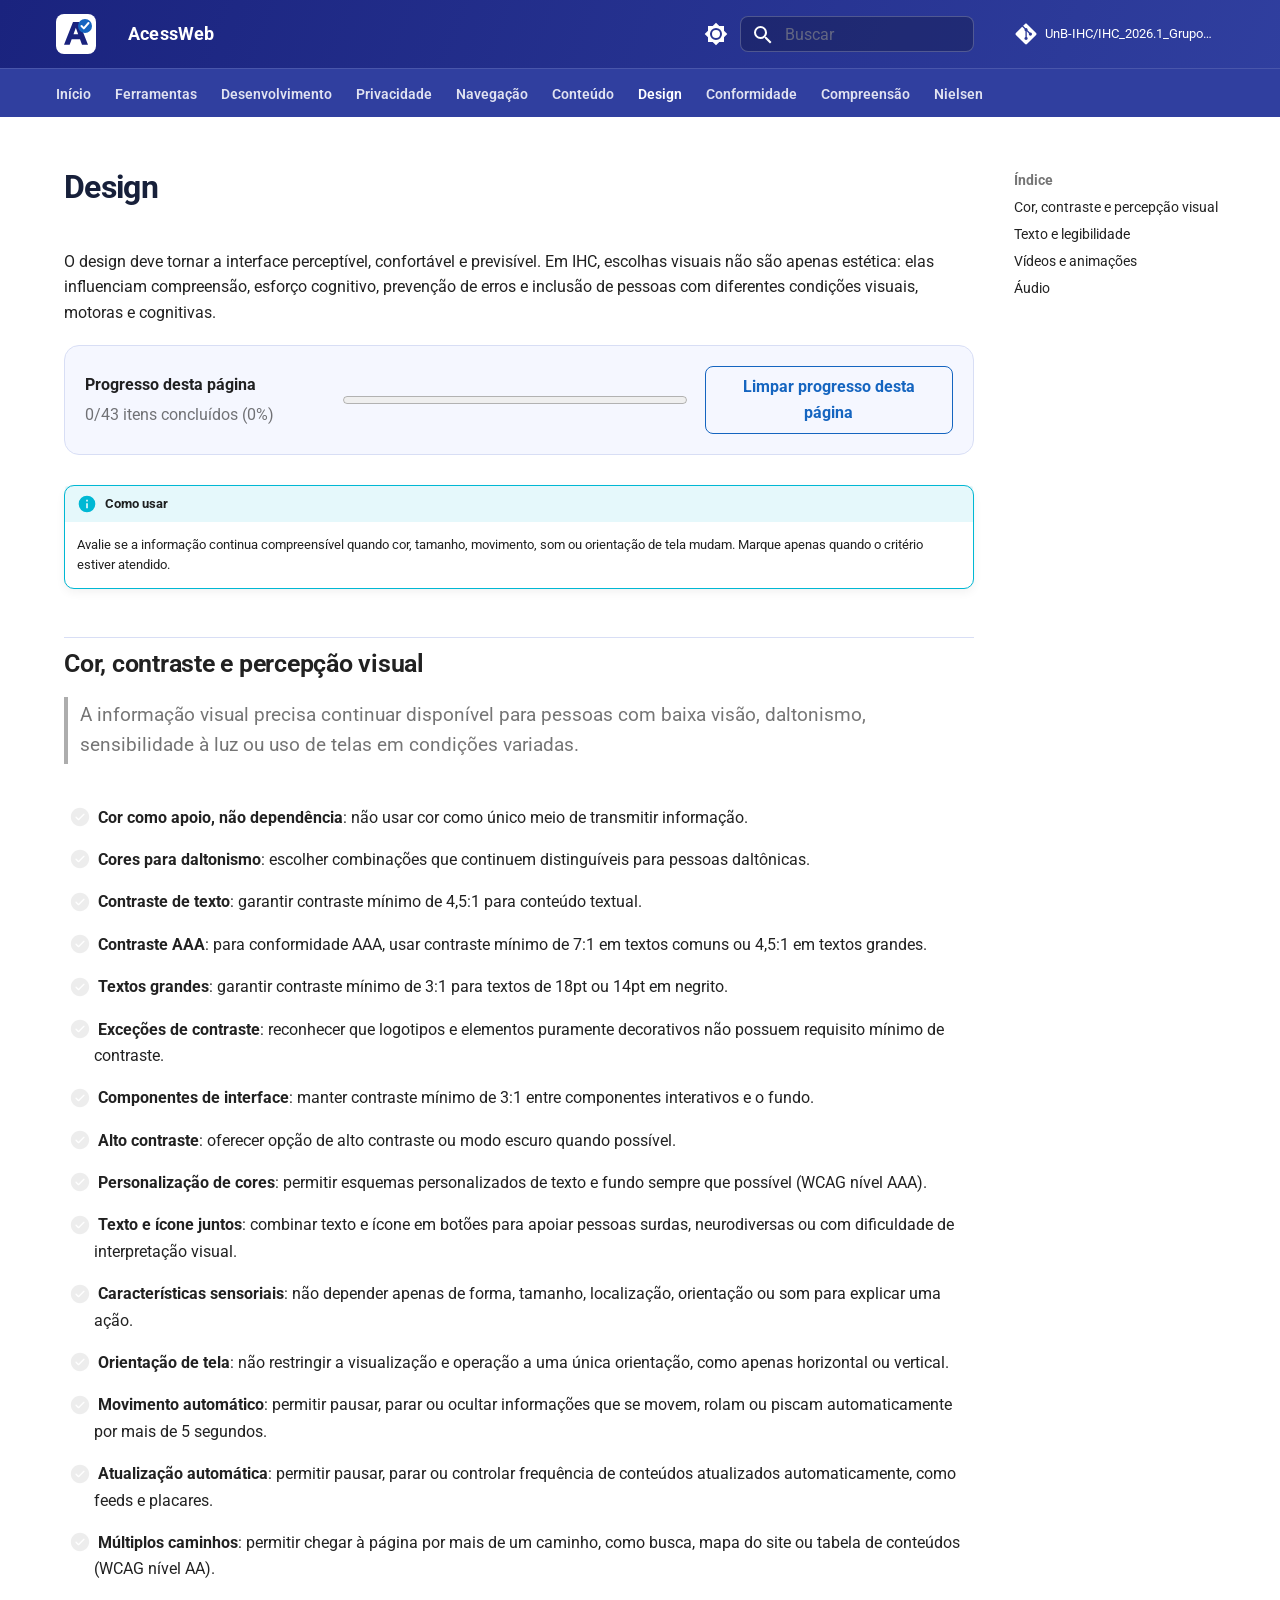
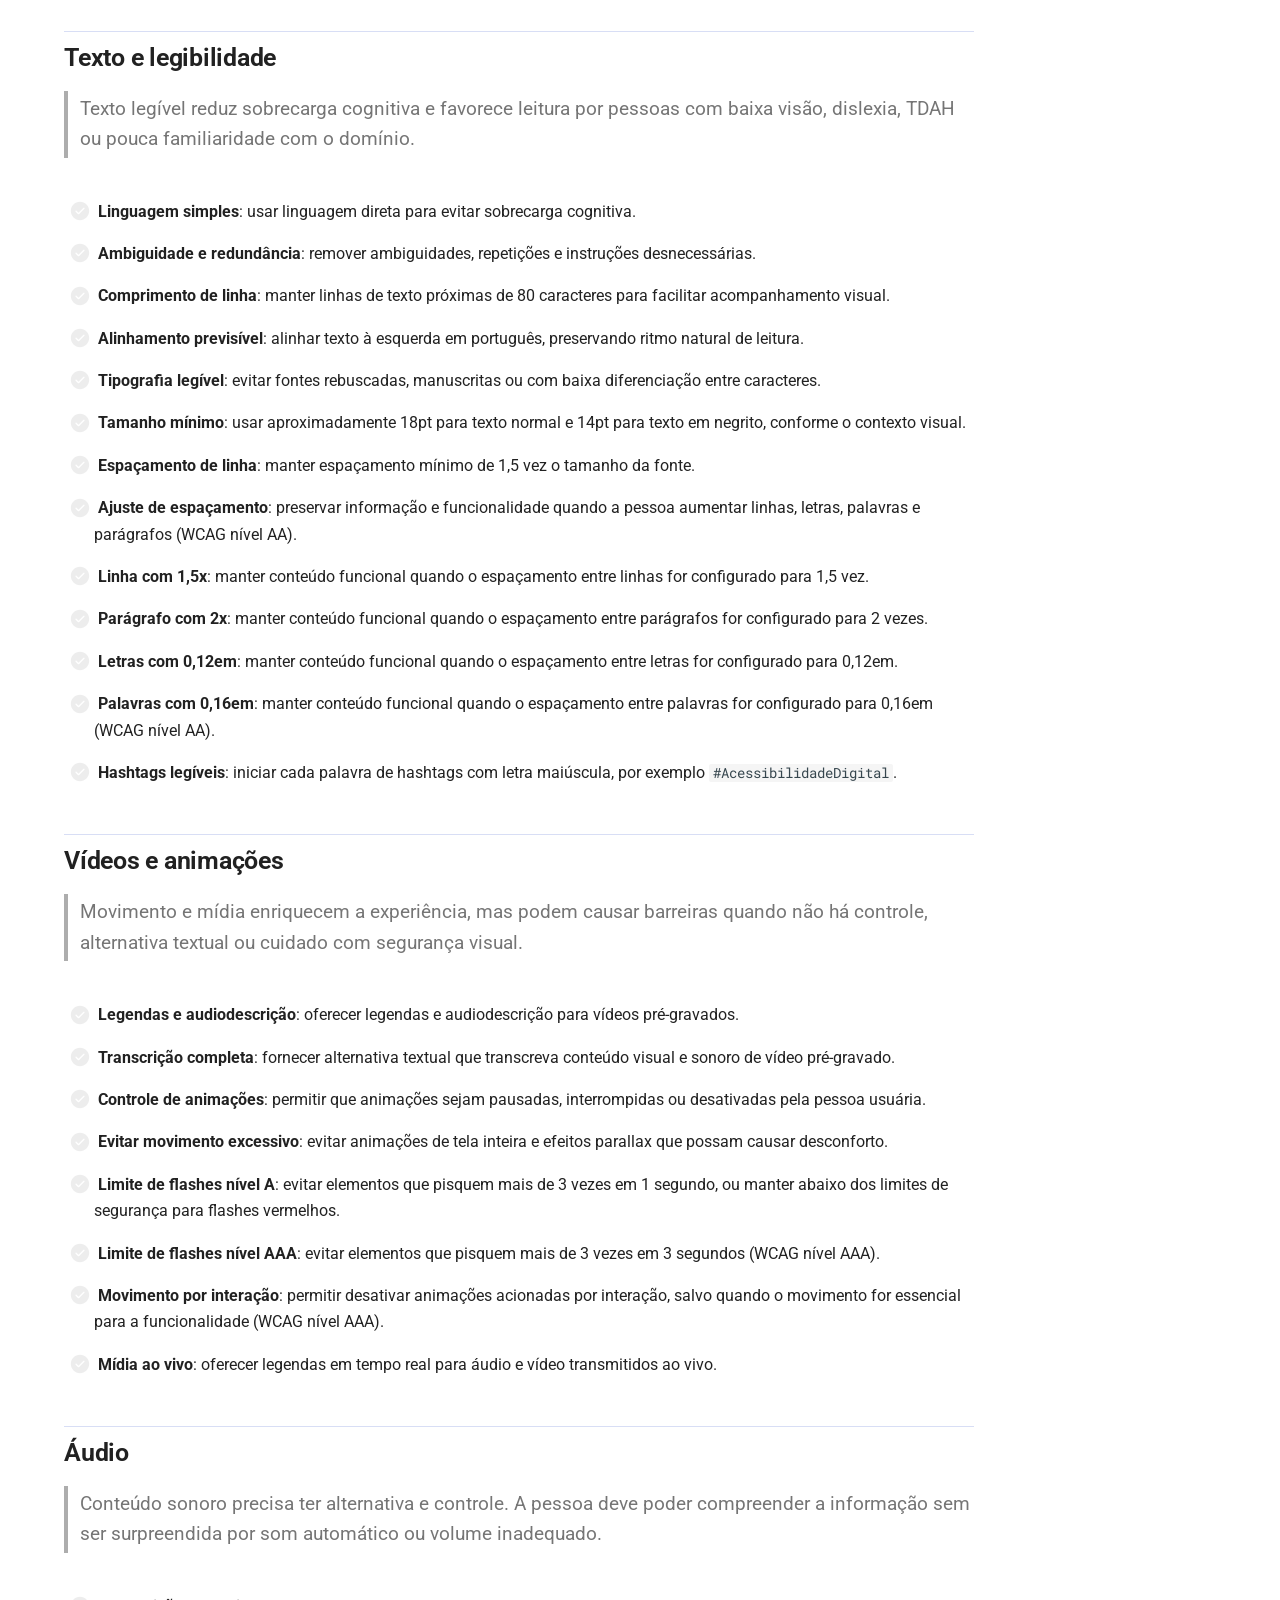
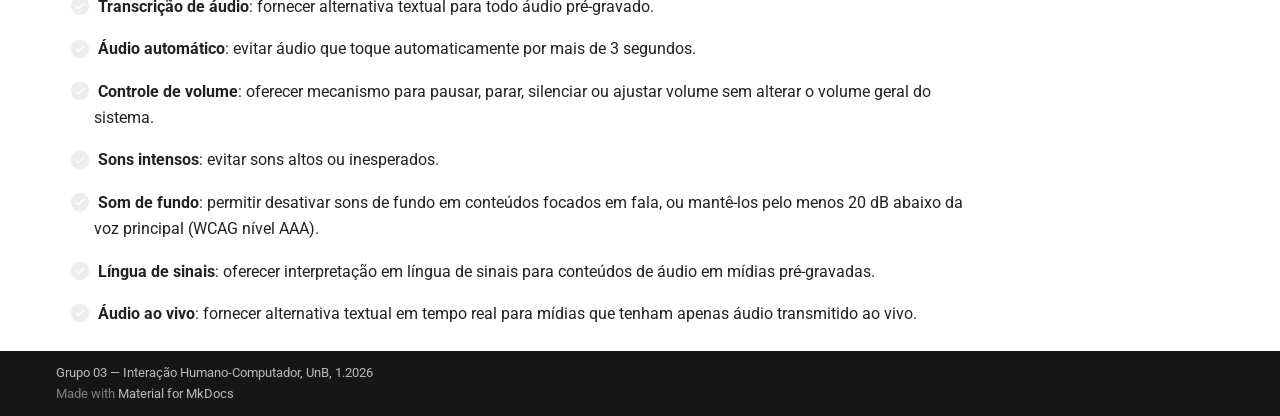
<file: checklist/design/index.html>
<!doctype html>
<html lang="pt" class="no-js">
  <head>
    
      <meta charset="utf-8">
      <meta name="viewport" content="width=device-width,initial-scale=1">
      
        <meta name="description" content="Checklist interativo de acessibilidade digital">
      
      
      
        <link rel="canonical" href="https://unb-ihc.github.io/IHC_2026.1_Grupo03/checklist/design/">
      
      
        <link rel="prev" href="../conteudo/">
      
      
        <link rel="next" href="../conformidade-e-robustez/">
      
      
        
      
      
      <link rel="icon" href="../../assets/images/acessweb-logo.svg">
      <meta name="generator" content="mkdocs-1.6.1, mkdocs-material-9.7.6">
    
    
      
        <title>Design - AcessWeb</title>
      
    
    
      <link rel="stylesheet" href="../../assets/stylesheets/main.484c7ddc.min.css">
      
        
        <link rel="stylesheet" href="../../assets/stylesheets/palette.ab4e12ef.min.css">
      
      


    
    
      
    
    
      
        
        
        <link rel="preconnect" href="https://fonts.gstatic.com" crossorigin>
        <link rel="stylesheet" href="https://fonts.googleapis.com/css?family=Roboto:300,300i,400,400i,700,700i%7CRoboto+Mono:400,400i,700,700i&display=fallback">
        <style>:root{--md-text-font:"Roboto";--md-code-font:"Roboto Mono"}</style>
      
    
    
      <link rel="stylesheet" href="../../stylesheets/extra.css">
    
    <script>__md_scope=new URL("../..",location),__md_hash=e=>[...e].reduce(((e,_)=>(e<<5)-e+_.charCodeAt(0)),0),__md_get=(e,_=localStorage,t=__md_scope)=>JSON.parse(_.getItem(t.pathname+"."+e)),__md_set=(e,_,t=localStorage,a=__md_scope)=>{try{t.setItem(a.pathname+"."+e,JSON.stringify(_))}catch(e){}}</script>
    
      

    
    
  </head>
  
  
    
    
      
    
    
    
    
    <body dir="ltr" data-md-color-scheme="default" data-md-color-primary="indigo" data-md-color-accent="blue">
  
    
    <input class="md-toggle" data-md-toggle="drawer" type="checkbox" id="__drawer" autocomplete="off">
    <input class="md-toggle" data-md-toggle="search" type="checkbox" id="__search" autocomplete="off">
    <label class="md-overlay" for="__drawer"></label>
    <div data-md-component="skip">
      
        
        <a href="#design" class="md-skip">
          Pular para conteúdo
        </a>
      
    </div>
    <div data-md-component="announce">
      
    </div>
    
    
      

  

<header class="md-header md-header--shadow md-header--lifted" data-md-component="header">
  <nav class="md-header__inner md-grid" aria-label="Cabeçalho">
    <a href="../.." title="AcessWeb" class="md-header__button md-logo" aria-label="AcessWeb" data-md-component="logo">
      
  <img src="../../assets/images/acessweb-logo.svg" alt="logo">

    </a>
    <label class="md-header__button md-icon" for="__drawer">
      
      <svg xmlns="http://www.w3.org/2000/svg" viewBox="0 0 24 24"><path d="M3 6h18v2H3zm0 5h18v2H3zm0 5h18v2H3z"/></svg>
    </label>
    <div class="md-header__title" data-md-component="header-title">
      <div class="md-header__ellipsis">
        <div class="md-header__topic">
          <span class="md-ellipsis">
            AcessWeb
          </span>
        </div>
        <div class="md-header__topic" data-md-component="header-topic">
          <span class="md-ellipsis">
            
              Design
            
          </span>
        </div>
      </div>
    </div>
    
      
        <form class="md-header__option" data-md-component="palette">
  
    
    
    
    <input class="md-option" data-md-color-media="(prefers-color-scheme: light)" data-md-color-scheme="default" data-md-color-primary="indigo" data-md-color-accent="blue"  aria-label="Ativar modo escuro"  type="radio" name="__palette" id="__palette_0">
    
      <label class="md-header__button md-icon" title="Ativar modo escuro" for="__palette_1" hidden>
        <svg xmlns="http://www.w3.org/2000/svg" viewBox="0 0 24 24"><path d="M12 8a4 4 0 0 0-4 4 4 4 0 0 0 4 4 4 4 0 0 0 4-4 4 4 0 0 0-4-4m0 10a6 6 0 0 1-6-6 6 6 0 0 1 6-6 6 6 0 0 1 6 6 6 6 0 0 1-6 6m8-9.31V4h-4.69L12 .69 8.69 4H4v4.69L.69 12 4 15.31V20h4.69L12 23.31 15.31 20H20v-4.69L23.31 12z"/></svg>
      </label>
    
  
    
    
    
    <input class="md-option" data-md-color-media="(prefers-color-scheme: dark)" data-md-color-scheme="slate" data-md-color-primary="indigo" data-md-color-accent="blue"  aria-label="Ativar modo claro"  type="radio" name="__palette" id="__palette_1">
    
      <label class="md-header__button md-icon" title="Ativar modo claro" for="__palette_0" hidden>
        <svg xmlns="http://www.w3.org/2000/svg" viewBox="0 0 24 24"><path d="M12 18c-.89 0-1.74-.2-2.5-.55C11.56 16.5 13 14.42 13 12s-1.44-4.5-3.5-5.45C10.26 6.2 11.11 6 12 6a6 6 0 0 1 6 6 6 6 0 0 1-6 6m8-9.31V4h-4.69L12 .69 8.69 4H4v4.69L.69 12 4 15.31V20h4.69L12 23.31 15.31 20H20v-4.69L23.31 12z"/></svg>
      </label>
    
  
</form>
      
    
    
      <script>var palette=__md_get("__palette");if(palette&&palette.color){if("(prefers-color-scheme)"===palette.color.media){var media=matchMedia("(prefers-color-scheme: light)"),input=document.querySelector(media.matches?"[data-md-color-media='(prefers-color-scheme: light)']":"[data-md-color-media='(prefers-color-scheme: dark)']");palette.color.media=input.getAttribute("data-md-color-media"),palette.color.scheme=input.getAttribute("data-md-color-scheme"),palette.color.primary=input.getAttribute("data-md-color-primary"),palette.color.accent=input.getAttribute("data-md-color-accent")}for(var[key,value]of Object.entries(palette.color))document.body.setAttribute("data-md-color-"+key,value)}</script>
    
    
    
      
      
        <label class="md-header__button md-icon" for="__search">
          
          <svg xmlns="http://www.w3.org/2000/svg" viewBox="0 0 24 24"><path d="M9.5 3A6.5 6.5 0 0 1 16 9.5c0 1.61-.59 3.09-1.56 4.23l.27.27h.79l5 5-1.5 1.5-5-5v-.79l-.27-.27A6.52 6.52 0 0 1 9.5 16 6.5 6.5 0 0 1 3 9.5 6.5 6.5 0 0 1 9.5 3m0 2C7 5 5 7 5 9.5S7 14 9.5 14 14 12 14 9.5 12 5 9.5 5"/></svg>
        </label>
        <div class="md-search" data-md-component="search" role="dialog">
  <label class="md-search__overlay" for="__search"></label>
  <div class="md-search__inner" role="search">
    <form class="md-search__form" name="search">
      <input type="text" class="md-search__input" name="query" aria-label="Buscar" placeholder="Buscar" autocapitalize="off" autocorrect="off" autocomplete="off" spellcheck="false" data-md-component="search-query" required>
      <label class="md-search__icon md-icon" for="__search">
        
        <svg xmlns="http://www.w3.org/2000/svg" viewBox="0 0 24 24"><path d="M9.5 3A6.5 6.5 0 0 1 16 9.5c0 1.61-.59 3.09-1.56 4.23l.27.27h.79l5 5-1.5 1.5-5-5v-.79l-.27-.27A6.52 6.52 0 0 1 9.5 16 6.5 6.5 0 0 1 3 9.5 6.5 6.5 0 0 1 9.5 3m0 2C7 5 5 7 5 9.5S7 14 9.5 14 14 12 14 9.5 12 5 9.5 5"/></svg>
        
        <svg xmlns="http://www.w3.org/2000/svg" viewBox="0 0 24 24"><path d="M20 11v2H8l5.5 5.5-1.42 1.42L4.16 12l7.92-7.92L13.5 5.5 8 11z"/></svg>
      </label>
      <nav class="md-search__options" aria-label="Pesquisar">
        
        <button type="reset" class="md-search__icon md-icon" title="Limpar" aria-label="Limpar" tabindex="-1">
          
          <svg xmlns="http://www.w3.org/2000/svg" viewBox="0 0 24 24"><path d="M19 6.41 17.59 5 12 10.59 6.41 5 5 6.41 10.59 12 5 17.59 6.41 19 12 13.41 17.59 19 19 17.59 13.41 12z"/></svg>
        </button>
      </nav>
      
        <div class="md-search__suggest" data-md-component="search-suggest"></div>
      
    </form>
    <div class="md-search__output">
      <div class="md-search__scrollwrap" tabindex="0" data-md-scrollfix>
        <div class="md-search-result" data-md-component="search-result">
          <div class="md-search-result__meta">
            Inicializando busca
          </div>
          <ol class="md-search-result__list" role="presentation"></ol>
        </div>
      </div>
    </div>
  </div>
</div>
      
    
    
      <div class="md-header__source">
        <a href="https://github.com/UnB-IHC/IHC_2026.1_Grupo03" title="Ir para repositório" class="md-source" data-md-component="source">
  <div class="md-source__icon md-icon">
    
    <svg xmlns="http://www.w3.org/2000/svg" viewBox="0 0 448 512"><!--! Font Awesome Free 7.1.0 by @fontawesome - https://fontawesome.com License - https://fontawesome.com/license/free (Icons: CC BY 4.0, Fonts: SIL OFL 1.1, Code: MIT License) Copyright 2025 Fonticons, Inc.--><path d="M439.6 236.1 244 40.5c-5.4-5.5-12.8-8.5-20.4-8.5s-15 3-20.4 8.4L162.5 81l51.5 51.5c27.1-9.1 52.7 16.8 43.4 43.7l49.7 49.7c34.2-11.8 61.2 31 35.5 56.7-26.5 26.5-70.2-2.9-56-37.3L240.3 199v121.9c25.3 12.5 22.3 41.8 9.1 55-6.4 6.4-15.2 10.1-24.3 10.1s-17.8-3.6-24.3-10.1c-17.6-17.6-11.1-46.9 11.2-56v-123c-20.8-8.5-24.6-30.7-18.6-45L142.6 101 8.5 235.1C3 240.6 0 247.9 0 255.5s3 15 8.5 20.4l195.6 195.7c5.4 5.4 12.7 8.4 20.4 8.4s15-3 20.4-8.4l194.7-194.7c5.4-5.4 8.4-12.8 8.4-20.4s-3-15-8.4-20.4"/></svg>
  </div>
  <div class="md-source__repository">
    UnB-IHC/IHC_2026.1_Grupo03
  </div>
</a>
      </div>
    
  </nav>
  
    
      
<nav class="md-tabs" aria-label="Abas" data-md-component="tabs">
  <div class="md-grid">
    <ul class="md-tabs__list">
      
        
  
  
  
  
    <li class="md-tabs__item">
      <a href="../.." class="md-tabs__link">
        
  
  
    
  
  Início

      </a>
    </li>
  

      
        
  
  
  
  
    <li class="md-tabs__item">
      <a href="../../ferramentas/" class="md-tabs__link">
        
  
  
    
  
  Ferramentas

      </a>
    </li>
  

      
        
  
  
  
  
    <li class="md-tabs__item">
      <a href="../desenvolvimento-e-testes/" class="md-tabs__link">
        
  
  
    
  
  Desenvolvimento

      </a>
    </li>
  

      
        
  
  
  
  
    <li class="md-tabs__item">
      <a href="../privacidade-e-seguranca/" class="md-tabs__link">
        
  
  
    
  
  Privacidade

      </a>
    </li>
  

      
        
  
  
  
  
    <li class="md-tabs__item">
      <a href="../navegacao/" class="md-tabs__link">
        
  
  
    
  
  Navegação

      </a>
    </li>
  

      
        
  
  
  
  
    <li class="md-tabs__item">
      <a href="../conteudo/" class="md-tabs__link">
        
  
  
    
  
  Conteúdo

      </a>
    </li>
  

      
        
  
  
  
    
  
  
    <li class="md-tabs__item md-tabs__item--active">
      <a href="./" class="md-tabs__link">
        
  
  
    
  
  Design

      </a>
    </li>
  

      
        
  
  
  
  
    <li class="md-tabs__item">
      <a href="../conformidade-e-robustez/" class="md-tabs__link">
        
  
  
    
  
  Conformidade

      </a>
    </li>
  

      
        
  
  
  
  
    <li class="md-tabs__item">
      <a href="../compreensao-e-entrada/" class="md-tabs__link">
        
  
  
    
  
  Compreensão

      </a>
    </li>
  

      
        
  
  
  
  
    <li class="md-tabs__item">
      <a href="../heuristicas-de-nielsen/" class="md-tabs__link">
        
  
  
    
  
  Nielsen

      </a>
    </li>
  

      
    </ul>
  </div>
</nav>
    
  
</header>
    
    <div class="md-container" data-md-component="container">
      
      
        
      
      <main class="md-main" data-md-component="main">
        <div class="md-main__inner md-grid">
          
            
              
              <div class="md-sidebar md-sidebar--primary" data-md-component="sidebar" data-md-type="navigation" >
                <div class="md-sidebar__scrollwrap">
                  <div class="md-sidebar__inner">
                    


  


<nav class="md-nav md-nav--primary md-nav--lifted" aria-label="Navegação" data-md-level="0">
  <label class="md-nav__title" for="__drawer">
    <a href="../.." title="AcessWeb" class="md-nav__button md-logo" aria-label="AcessWeb" data-md-component="logo">
      
  <img src="../../assets/images/acessweb-logo.svg" alt="logo">

    </a>
    AcessWeb
  </label>
  
    <div class="md-nav__source">
      <a href="https://github.com/UnB-IHC/IHC_2026.1_Grupo03" title="Ir para repositório" class="md-source" data-md-component="source">
  <div class="md-source__icon md-icon">
    
    <svg xmlns="http://www.w3.org/2000/svg" viewBox="0 0 448 512"><!--! Font Awesome Free 7.1.0 by @fontawesome - https://fontawesome.com License - https://fontawesome.com/license/free (Icons: CC BY 4.0, Fonts: SIL OFL 1.1, Code: MIT License) Copyright 2025 Fonticons, Inc.--><path d="M439.6 236.1 244 40.5c-5.4-5.5-12.8-8.5-20.4-8.5s-15 3-20.4 8.4L162.5 81l51.5 51.5c27.1-9.1 52.7 16.8 43.4 43.7l49.7 49.7c34.2-11.8 61.2 31 35.5 56.7-26.5 26.5-70.2-2.9-56-37.3L240.3 199v121.9c25.3 12.5 22.3 41.8 9.1 55-6.4 6.4-15.2 10.1-24.3 10.1s-17.8-3.6-24.3-10.1c-17.6-17.6-11.1-46.9 11.2-56v-123c-20.8-8.5-24.6-30.7-18.6-45L142.6 101 8.5 235.1C3 240.6 0 247.9 0 255.5s3 15 8.5 20.4l195.6 195.7c5.4 5.4 12.7 8.4 20.4 8.4s15-3 20.4-8.4l194.7-194.7c5.4-5.4 8.4-12.8 8.4-20.4s-3-15-8.4-20.4"/></svg>
  </div>
  <div class="md-source__repository">
    UnB-IHC/IHC_2026.1_Grupo03
  </div>
</a>
    </div>
  
  <ul class="md-nav__list" data-md-scrollfix>
    
      
      
  
  
  
  
    <li class="md-nav__item">
      <a href="../.." class="md-nav__link">
        
  
  
  <span class="md-ellipsis">
    
  
    Início
  

    
  </span>
  
  

      </a>
    </li>
  

    
      
      
  
  
  
  
    <li class="md-nav__item">
      <a href="../../ferramentas/" class="md-nav__link">
        
  
  
  <span class="md-ellipsis">
    
  
    Ferramentas
  

    
  </span>
  
  

      </a>
    </li>
  

    
      
      
  
  
  
  
    <li class="md-nav__item">
      <a href="../desenvolvimento-e-testes/" class="md-nav__link">
        
  
  
  <span class="md-ellipsis">
    
  
    Desenvolvimento
  

    
  </span>
  
  

      </a>
    </li>
  

    
      
      
  
  
  
  
    <li class="md-nav__item">
      <a href="../privacidade-e-seguranca/" class="md-nav__link">
        
  
  
  <span class="md-ellipsis">
    
  
    Privacidade
  

    
  </span>
  
  

      </a>
    </li>
  

    
      
      
  
  
  
  
    <li class="md-nav__item">
      <a href="../navegacao/" class="md-nav__link">
        
  
  
  <span class="md-ellipsis">
    
  
    Navegação
  

    
  </span>
  
  

      </a>
    </li>
  

    
      
      
  
  
  
  
    <li class="md-nav__item">
      <a href="../conteudo/" class="md-nav__link">
        
  
  
  <span class="md-ellipsis">
    
  
    Conteúdo
  

    
  </span>
  
  

      </a>
    </li>
  

    
      
      
  
  
    
  
  
  
    <li class="md-nav__item md-nav__item--active">
      
      <input class="md-nav__toggle md-toggle" type="checkbox" id="__toc">
      
      
        
      
      
        <label class="md-nav__link md-nav__link--active" for="__toc">
          
  
  
  <span class="md-ellipsis">
    
  
    Design
  

    
  </span>
  
  

          <span class="md-nav__icon md-icon"></span>
        </label>
      
      <a href="./" class="md-nav__link md-nav__link--active">
        
  
  
  <span class="md-ellipsis">
    
  
    Design
  

    
  </span>
  
  

      </a>
      
        

<nav class="md-nav md-nav--secondary" aria-label="Índice">
  
  
  
    
  
  
    <label class="md-nav__title" for="__toc">
      <span class="md-nav__icon md-icon"></span>
      Índice
    </label>
    <ul class="md-nav__list" data-md-component="toc" data-md-scrollfix>
      
        <li class="md-nav__item">
  <a href="#cor-contraste-e-percepcao-visual" class="md-nav__link">
    <span class="md-ellipsis">
      
        Cor, contraste e percepção visual
      
    </span>
  </a>
  
</li>
      
        <li class="md-nav__item">
  <a href="#texto-e-legibilidade" class="md-nav__link">
    <span class="md-ellipsis">
      
        Texto e legibilidade
      
    </span>
  </a>
  
</li>
      
        <li class="md-nav__item">
  <a href="#videos-e-animacoes" class="md-nav__link">
    <span class="md-ellipsis">
      
        Vídeos e animações
      
    </span>
  </a>
  
</li>
      
        <li class="md-nav__item">
  <a href="#audio" class="md-nav__link">
    <span class="md-ellipsis">
      
        Áudio
      
    </span>
  </a>
  
</li>
      
    </ul>
  
</nav>
      
    </li>
  

    
      
      
  
  
  
  
    <li class="md-nav__item">
      <a href="../conformidade-e-robustez/" class="md-nav__link">
        
  
  
  <span class="md-ellipsis">
    
  
    Conformidade
  

    
  </span>
  
  

      </a>
    </li>
  

    
      
      
  
  
  
  
    <li class="md-nav__item">
      <a href="../compreensao-e-entrada/" class="md-nav__link">
        
  
  
  <span class="md-ellipsis">
    
  
    Compreensão
  

    
  </span>
  
  

      </a>
    </li>
  

    
      
      
  
  
  
  
    <li class="md-nav__item">
      <a href="../heuristicas-de-nielsen/" class="md-nav__link">
        
  
  
  <span class="md-ellipsis">
    
  
    Nielsen
  

    
  </span>
  
  

      </a>
    </li>
  

    
  </ul>
</nav>
                  </div>
                </div>
              </div>
            
            
              
              <div class="md-sidebar md-sidebar--secondary" data-md-component="sidebar" data-md-type="toc" >
                <div class="md-sidebar__scrollwrap">
                  <div class="md-sidebar__inner">
                    

<nav class="md-nav md-nav--secondary" aria-label="Índice">
  
  
  
    
  
  
    <label class="md-nav__title" for="__toc">
      <span class="md-nav__icon md-icon"></span>
      Índice
    </label>
    <ul class="md-nav__list" data-md-component="toc" data-md-scrollfix>
      
        <li class="md-nav__item">
  <a href="#cor-contraste-e-percepcao-visual" class="md-nav__link">
    <span class="md-ellipsis">
      
        Cor, contraste e percepção visual
      
    </span>
  </a>
  
</li>
      
        <li class="md-nav__item">
  <a href="#texto-e-legibilidade" class="md-nav__link">
    <span class="md-ellipsis">
      
        Texto e legibilidade
      
    </span>
  </a>
  
</li>
      
        <li class="md-nav__item">
  <a href="#videos-e-animacoes" class="md-nav__link">
    <span class="md-ellipsis">
      
        Vídeos e animações
      
    </span>
  </a>
  
</li>
      
        <li class="md-nav__item">
  <a href="#audio" class="md-nav__link">
    <span class="md-ellipsis">
      
        Áudio
      
    </span>
  </a>
  
</li>
      
    </ul>
  
</nav>
                  </div>
                </div>
              </div>
            
          
          
            <div class="md-content" data-md-component="content">
              
              <article class="md-content__inner md-typeset">
                
                  


  
  


<h1 id="design">Design</h1>
<p>O design deve tornar a interface perceptível, confortável e previsível. Em IHC, escolhas visuais não são apenas estética: elas influenciam compreensão, esforço cognitivo, prevenção de erros e inclusão de pessoas com diferentes condições visuais, motoras e cognitivas.</p>
<div class="checklist-progress" data-checklist-progress>
  <div>
    <strong>Progresso desta página</strong>
    <span data-checklist-count>0/0 itens concluídos</span>
  </div>
  <progress max="100" value="0" data-checklist-bar aria-label="Progresso do checklist desta página"></progress>
  <button type="button" data-checklist-reset>Limpar progresso desta página</button>
</div>

<div class="admonition info">
<p class="admonition-title">Como usar</p>
<p>Avalie se a informação continua compreensível quando cor, tamanho, movimento, som ou orientação de tela mudam. Marque apenas quando o critério estiver atendido.</p>
</div>
<h2 id="cor-contraste-e-percepcao-visual">Cor, contraste e percepção visual</h2>
<blockquote>
<p>A informação visual precisa continuar disponível para pessoas com baixa visão, daltonismo, sensibilidade à luz ou uso de telas em condições variadas.</p>
</blockquote>
<ul class="task-list">
<li class="task-list-item"><label class="task-list-control"><input type="checkbox"/><span class="task-list-indicator"></span></label> <strong>Cor como apoio, não dependência</strong>: não usar cor como único meio de transmitir informação.</li>
<li class="task-list-item"><label class="task-list-control"><input type="checkbox"/><span class="task-list-indicator"></span></label> <strong>Cores para daltonismo</strong>: escolher combinações que continuem distinguíveis para pessoas daltônicas.</li>
<li class="task-list-item"><label class="task-list-control"><input type="checkbox"/><span class="task-list-indicator"></span></label> <strong>Contraste de texto</strong>: garantir contraste mínimo de 4,5:1 para conteúdo textual.</li>
<li class="task-list-item"><label class="task-list-control"><input type="checkbox"/><span class="task-list-indicator"></span></label> <strong>Contraste AAA</strong>: para conformidade AAA, usar contraste mínimo de 7:1 em textos comuns ou 4,5:1 em textos grandes.</li>
<li class="task-list-item"><label class="task-list-control"><input type="checkbox"/><span class="task-list-indicator"></span></label> <strong>Textos grandes</strong>: garantir contraste mínimo de 3:1 para textos de 18pt ou 14pt em negrito.</li>
<li class="task-list-item"><label class="task-list-control"><input type="checkbox"/><span class="task-list-indicator"></span></label> <strong>Exceções de contraste</strong>: reconhecer que logotipos e elementos puramente decorativos não possuem requisito mínimo de contraste.</li>
<li class="task-list-item"><label class="task-list-control"><input type="checkbox"/><span class="task-list-indicator"></span></label> <strong>Componentes de interface</strong>: manter contraste mínimo de 3:1 entre componentes interativos e o fundo.</li>
<li class="task-list-item"><label class="task-list-control"><input type="checkbox"/><span class="task-list-indicator"></span></label> <strong>Alto contraste</strong>: oferecer opção de alto contraste ou modo escuro quando possível.</li>
<li class="task-list-item"><label class="task-list-control"><input type="checkbox"/><span class="task-list-indicator"></span></label> <strong>Personalização de cores</strong>: permitir esquemas personalizados de texto e fundo sempre que possível (WCAG nível AAA).</li>
<li class="task-list-item"><label class="task-list-control"><input type="checkbox"/><span class="task-list-indicator"></span></label> <strong>Texto e ícone juntos</strong>: combinar texto e ícone em botões para apoiar pessoas surdas, neurodiversas ou com dificuldade de interpretação visual.</li>
<li class="task-list-item"><label class="task-list-control"><input type="checkbox"/><span class="task-list-indicator"></span></label> <strong>Características sensoriais</strong>: não depender apenas de forma, tamanho, localização, orientação ou som para explicar uma ação.</li>
<li class="task-list-item"><label class="task-list-control"><input type="checkbox"/><span class="task-list-indicator"></span></label> <strong>Orientação de tela</strong>: não restringir a visualização e operação a uma única orientação, como apenas horizontal ou vertical.</li>
<li class="task-list-item"><label class="task-list-control"><input type="checkbox"/><span class="task-list-indicator"></span></label> <strong>Movimento automático</strong>: permitir pausar, parar ou ocultar informações que se movem, rolam ou piscam automaticamente por mais de 5 segundos.</li>
<li class="task-list-item"><label class="task-list-control"><input type="checkbox"/><span class="task-list-indicator"></span></label> <strong>Atualização automática</strong>: permitir pausar, parar ou controlar frequência de conteúdos atualizados automaticamente, como feeds e placares.</li>
<li class="task-list-item"><label class="task-list-control"><input type="checkbox"/><span class="task-list-indicator"></span></label> <strong>Múltiplos caminhos</strong>: permitir chegar à página por mais de um caminho, como busca, mapa do site ou tabela de conteúdos (WCAG nível AA).</li>
</ul>
<h2 id="texto-e-legibilidade">Texto e legibilidade</h2>
<blockquote>
<p>Texto legível reduz sobrecarga cognitiva e favorece leitura por pessoas com baixa visão, dislexia, TDAH ou pouca familiaridade com o domínio.</p>
</blockquote>
<ul class="task-list">
<li class="task-list-item"><label class="task-list-control"><input type="checkbox"/><span class="task-list-indicator"></span></label> <strong>Linguagem simples</strong>: usar linguagem direta para evitar sobrecarga cognitiva.</li>
<li class="task-list-item"><label class="task-list-control"><input type="checkbox"/><span class="task-list-indicator"></span></label> <strong>Ambiguidade e redundância</strong>: remover ambiguidades, repetições e instruções desnecessárias.</li>
<li class="task-list-item"><label class="task-list-control"><input type="checkbox"/><span class="task-list-indicator"></span></label> <strong>Comprimento de linha</strong>: manter linhas de texto próximas de 80 caracteres para facilitar acompanhamento visual.</li>
<li class="task-list-item"><label class="task-list-control"><input type="checkbox"/><span class="task-list-indicator"></span></label> <strong>Alinhamento previsível</strong>: alinhar texto à esquerda em português, preservando ritmo natural de leitura.</li>
<li class="task-list-item"><label class="task-list-control"><input type="checkbox"/><span class="task-list-indicator"></span></label> <strong>Tipografia legível</strong>: evitar fontes rebuscadas, manuscritas ou com baixa diferenciação entre caracteres.</li>
<li class="task-list-item"><label class="task-list-control"><input type="checkbox"/><span class="task-list-indicator"></span></label> <strong>Tamanho mínimo</strong>: usar aproximadamente 18pt para texto normal e 14pt para texto em negrito, conforme o contexto visual.</li>
<li class="task-list-item"><label class="task-list-control"><input type="checkbox"/><span class="task-list-indicator"></span></label> <strong>Espaçamento de linha</strong>: manter espaçamento mínimo de 1,5 vez o tamanho da fonte.</li>
<li class="task-list-item"><label class="task-list-control"><input type="checkbox"/><span class="task-list-indicator"></span></label> <strong>Ajuste de espaçamento</strong>: preservar informação e funcionalidade quando a pessoa aumentar linhas, letras, palavras e parágrafos (WCAG nível AA).</li>
<li class="task-list-item"><label class="task-list-control"><input type="checkbox"/><span class="task-list-indicator"></span></label> <strong>Linha com 1,5x</strong>: manter conteúdo funcional quando o espaçamento entre linhas for configurado para 1,5 vez.</li>
<li class="task-list-item"><label class="task-list-control"><input type="checkbox"/><span class="task-list-indicator"></span></label> <strong>Parágrafo com 2x</strong>: manter conteúdo funcional quando o espaçamento entre parágrafos for configurado para 2 vezes.</li>
<li class="task-list-item"><label class="task-list-control"><input type="checkbox"/><span class="task-list-indicator"></span></label> <strong>Letras com 0,12em</strong>: manter conteúdo funcional quando o espaçamento entre letras for configurado para 0,12em.</li>
<li class="task-list-item"><label class="task-list-control"><input type="checkbox"/><span class="task-list-indicator"></span></label> <strong>Palavras com 0,16em</strong>: manter conteúdo funcional quando o espaçamento entre palavras for configurado para 0,16em (WCAG nível AA).</li>
<li class="task-list-item"><label class="task-list-control"><input type="checkbox"/><span class="task-list-indicator"></span></label> <strong>Hashtags legíveis</strong>: iniciar cada palavra de hashtags com letra maiúscula, por exemplo <code>#AcessibilidadeDigital</code>.</li>
</ul>
<h2 id="videos-e-animacoes">Vídeos e animações</h2>
<blockquote>
<p>Movimento e mídia enriquecem a experiência, mas podem causar barreiras quando não há controle, alternativa textual ou cuidado com segurança visual.</p>
</blockquote>
<ul class="task-list">
<li class="task-list-item"><label class="task-list-control"><input type="checkbox"/><span class="task-list-indicator"></span></label> <strong>Legendas e audiodescrição</strong>: oferecer legendas e audiodescrição para vídeos pré-gravados.</li>
<li class="task-list-item"><label class="task-list-control"><input type="checkbox"/><span class="task-list-indicator"></span></label> <strong>Transcrição completa</strong>: fornecer alternativa textual que transcreva conteúdo visual e sonoro de vídeo pré-gravado.</li>
<li class="task-list-item"><label class="task-list-control"><input type="checkbox"/><span class="task-list-indicator"></span></label> <strong>Controle de animações</strong>: permitir que animações sejam pausadas, interrompidas ou desativadas pela pessoa usuária.</li>
<li class="task-list-item"><label class="task-list-control"><input type="checkbox"/><span class="task-list-indicator"></span></label> <strong>Evitar movimento excessivo</strong>: evitar animações de tela inteira e efeitos parallax que possam causar desconforto.</li>
<li class="task-list-item"><label class="task-list-control"><input type="checkbox"/><span class="task-list-indicator"></span></label> <strong>Limite de flashes nível A</strong>: evitar elementos que pisquem mais de 3 vezes em 1 segundo, ou manter abaixo dos limites de segurança para flashes vermelhos.</li>
<li class="task-list-item"><label class="task-list-control"><input type="checkbox"/><span class="task-list-indicator"></span></label> <strong>Limite de flashes nível AAA</strong>: evitar elementos que pisquem mais de 3 vezes em 3 segundos (WCAG nível AAA).</li>
<li class="task-list-item"><label class="task-list-control"><input type="checkbox"/><span class="task-list-indicator"></span></label> <strong>Movimento por interação</strong>: permitir desativar animações acionadas por interação, salvo quando o movimento for essencial para a funcionalidade (WCAG nível AAA).</li>
<li class="task-list-item"><label class="task-list-control"><input type="checkbox"/><span class="task-list-indicator"></span></label> <strong>Mídia ao vivo</strong>: oferecer legendas em tempo real para áudio e vídeo transmitidos ao vivo.</li>
</ul>
<h2 id="audio">Áudio</h2>
<blockquote>
<p>Conteúdo sonoro precisa ter alternativa e controle. A pessoa deve poder compreender a informação sem ser surpreendida por som automático ou volume inadequado.</p>
</blockquote>
<ul class="task-list">
<li class="task-list-item"><label class="task-list-control"><input type="checkbox"/><span class="task-list-indicator"></span></label> <strong>Transcrição de áudio</strong>: fornecer alternativa textual para todo áudio pré-gravado.</li>
<li class="task-list-item"><label class="task-list-control"><input type="checkbox"/><span class="task-list-indicator"></span></label> <strong>Áudio automático</strong>: evitar áudio que toque automaticamente por mais de 3 segundos.</li>
<li class="task-list-item"><label class="task-list-control"><input type="checkbox"/><span class="task-list-indicator"></span></label> <strong>Controle de volume</strong>: oferecer mecanismo para pausar, parar, silenciar ou ajustar volume sem alterar o volume geral do sistema.</li>
<li class="task-list-item"><label class="task-list-control"><input type="checkbox"/><span class="task-list-indicator"></span></label> <strong>Sons intensos</strong>: evitar sons altos ou inesperados.</li>
<li class="task-list-item"><label class="task-list-control"><input type="checkbox"/><span class="task-list-indicator"></span></label> <strong>Som de fundo</strong>: permitir desativar sons de fundo em conteúdos focados em fala, ou mantê-los pelo menos 20 dB abaixo da voz principal (WCAG nível AAA).</li>
<li class="task-list-item"><label class="task-list-control"><input type="checkbox"/><span class="task-list-indicator"></span></label> <strong>Língua de sinais</strong>: oferecer interpretação em língua de sinais para conteúdos de áudio em mídias pré-gravadas.</li>
<li class="task-list-item"><label class="task-list-control"><input type="checkbox"/><span class="task-list-indicator"></span></label> <strong>Áudio ao vivo</strong>: fornecer alternativa textual em tempo real para mídias que tenham apenas áudio transmitido ao vivo.</li>
</ul>












                
              </article>
            </div>
          
          
<script>var target=document.getElementById(location.hash.slice(1));target&&target.name&&(target.checked=target.name.startsWith("__tabbed_"))</script>
        </div>
        
          <button type="button" class="md-top md-icon" data-md-component="top" hidden>
  
  <svg xmlns="http://www.w3.org/2000/svg" viewBox="0 0 24 24"><path d="M13 20h-2V8l-5.5 5.5-1.42-1.42L12 4.16l7.92 7.92-1.42 1.42L13 8z"/></svg>
  Voltar para o topo
</button>
        
      </main>
      
        <footer class="md-footer">
  
  <div class="md-footer-meta md-typeset">
    <div class="md-footer-meta__inner md-grid">
      <div class="md-copyright">
  
    <div class="md-copyright__highlight">
      Grupo 03 — Interação Humano-Computador, UnB, 1.2026
    </div>
  
  
    Made with
    <a href="https://squidfunk.github.io/mkdocs-material/" target="_blank" rel="noopener">
      Material for MkDocs
    </a>
  
</div>
      
    </div>
  </div>
</footer>
      
    </div>
    <div class="md-dialog" data-md-component="dialog">
      <div class="md-dialog__inner md-typeset"></div>
    </div>
    
    
    
      
      
      <script id="__config" type="application/json">{"annotate": null, "base": "../..", "features": ["navigation.tabs", "navigation.tabs.sticky", "navigation.sections", "navigation.top", "navigation.tracking", "search.highlight", "search.suggest", "toc.follow"], "search": "../../assets/javascripts/workers/search.2c215733.min.js", "tags": null, "translations": {"clipboard.copied": "Copiado para \u00e1rea de transfer\u00eancia", "clipboard.copy": "Copiar para \u00e1rea de transfer\u00eancia", "search.result.more.one": "mais 1 nesta p\u00e1gina", "search.result.more.other": "# mais nesta p\u00e1gina", "search.result.none": "Nenhum documento encontrado", "search.result.one": "1 documento encontrado", "search.result.other": "# documentos encontrados", "search.result.placeholder": "Digite para iniciar a busca", "search.result.term.missing": "Ausente", "select.version": "Selecione a vers\u00e3o"}, "version": null}</script>
    
    
      <script src="../../assets/javascripts/bundle.79ae519e.min.js"></script>
      
        <script src="../../javascripts/checklist-progress.js"></script>
      
    
  </body>
</html>
</file>
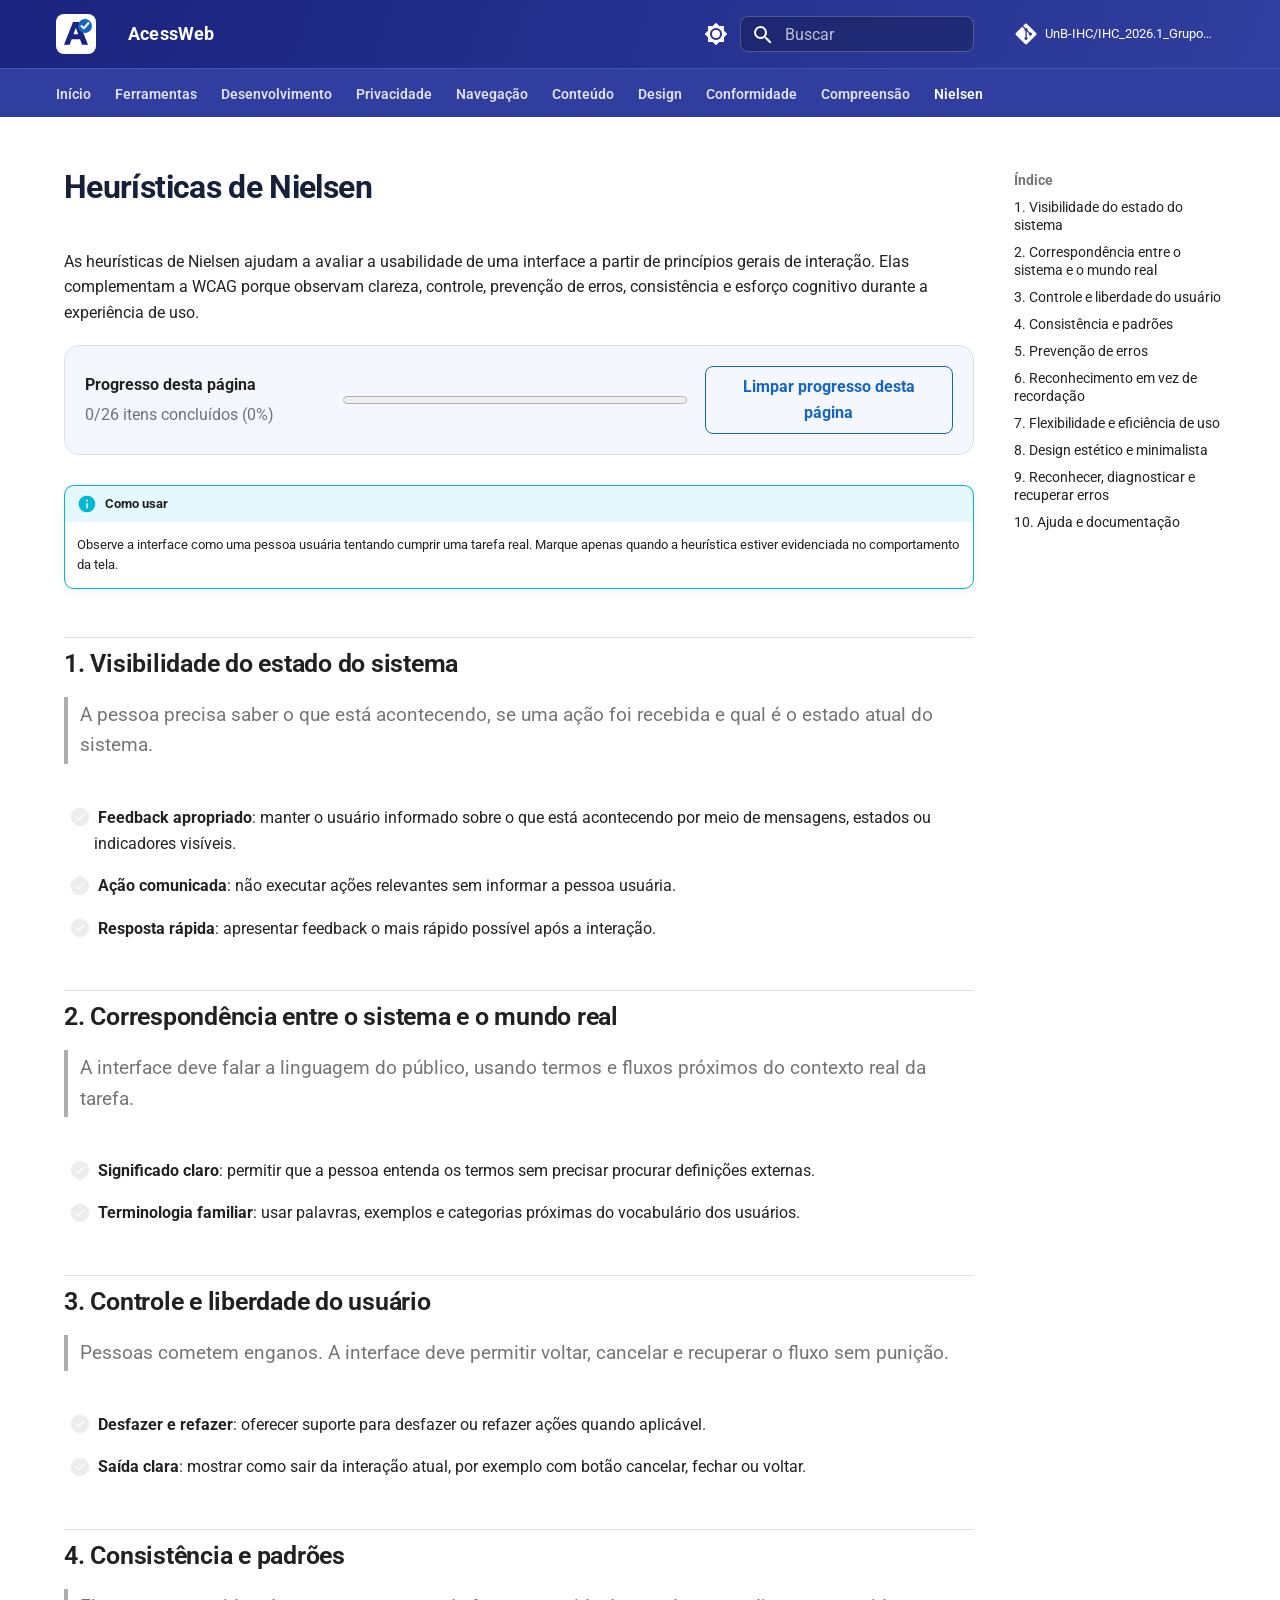
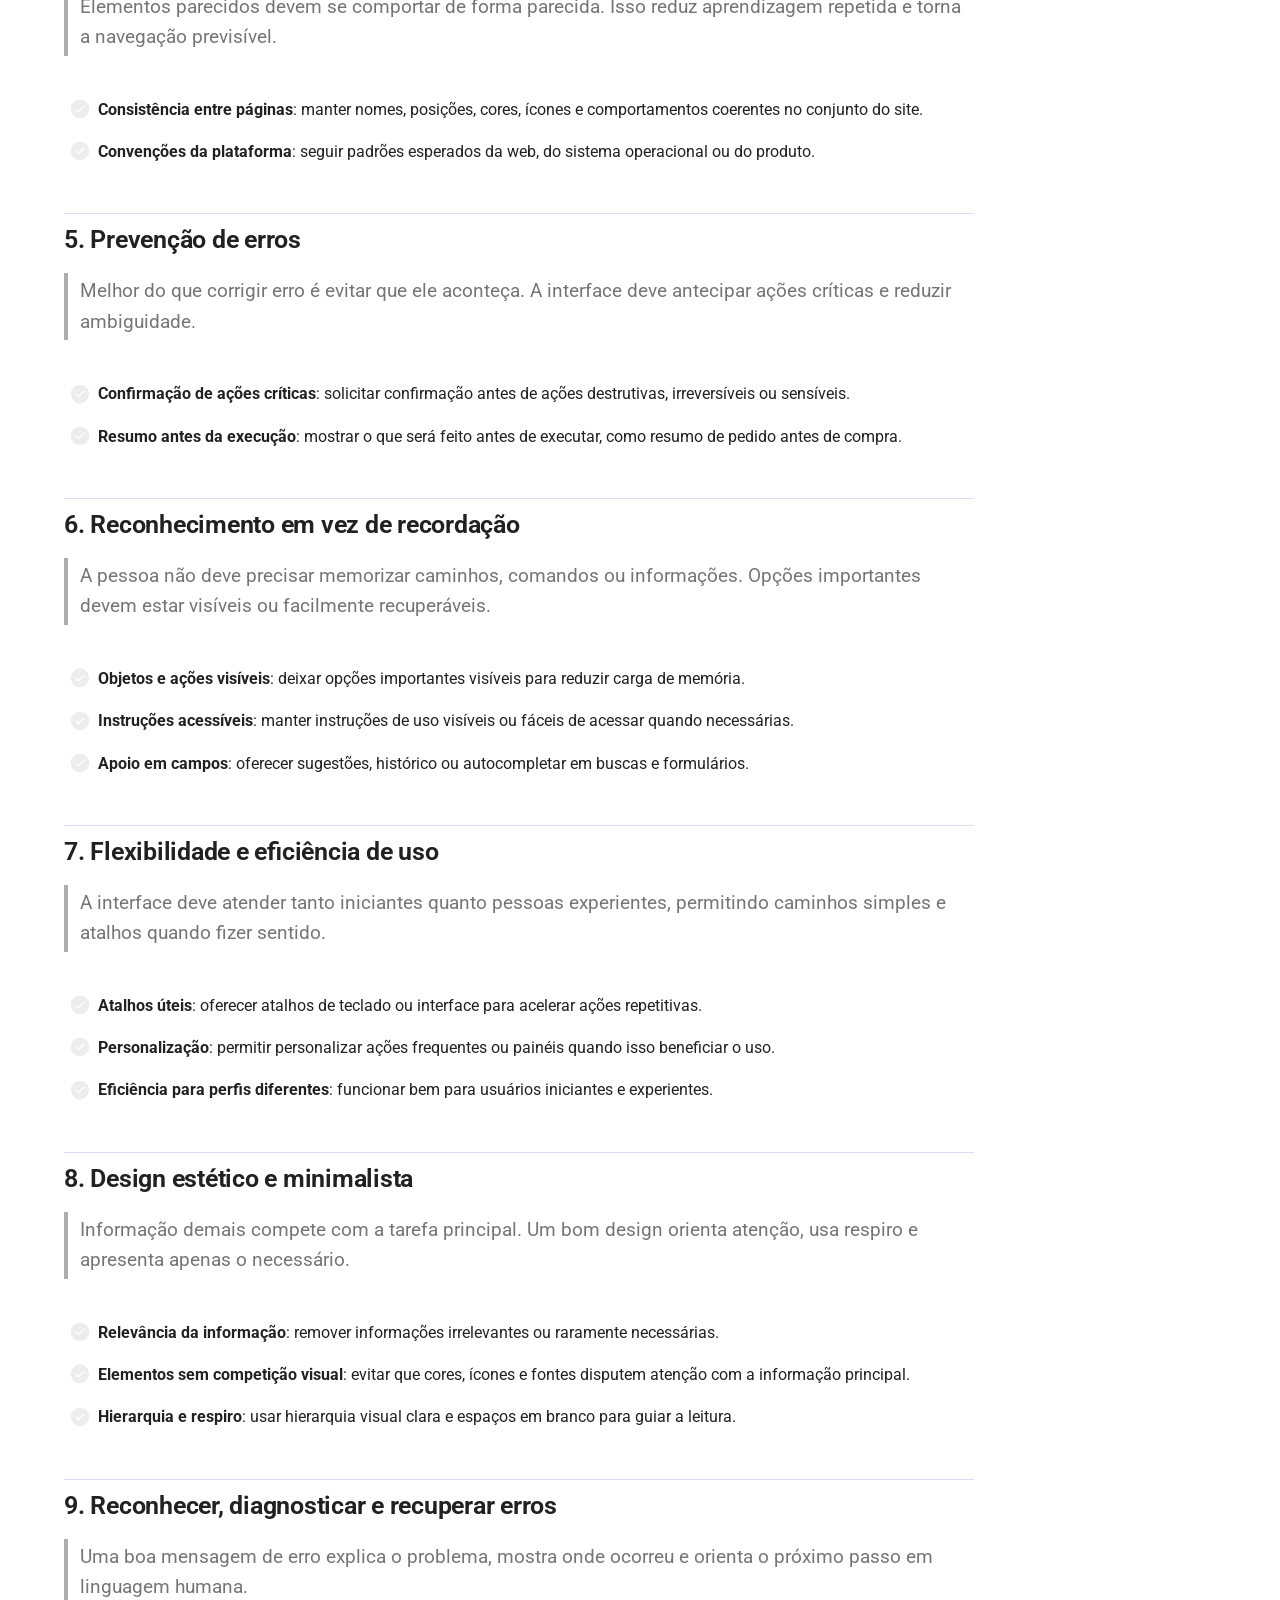
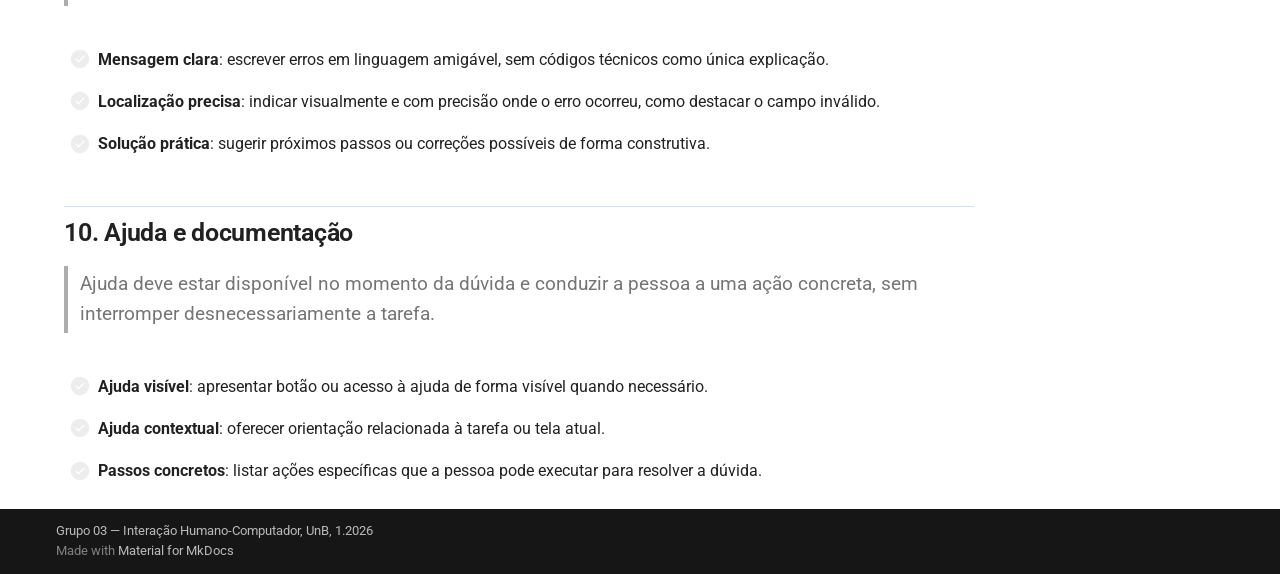
<file: checklist/heuristicas-de-nielsen/index.html>
<!doctype html>
<html lang="pt" class="no-js">
  <head>
    
      <meta charset="utf-8">
      <meta name="viewport" content="width=device-width,initial-scale=1">
      
        <meta name="description" content="Checklist interativo de acessibilidade digital">
      
      
      
        <link rel="canonical" href="https://unb-ihc.github.io/IHC_2026.1_Grupo03/checklist/heuristicas-de-nielsen/">
      
      
        <link rel="prev" href="../compreensao-e-entrada/">
      
      
      
        
      
      
      <link rel="icon" href="../../assets/images/acessweb-logo.svg">
      <meta name="generator" content="mkdocs-1.6.1, mkdocs-material-9.7.6">
    
    
      
        <title>Nielsen - AcessWeb</title>
      
    
    
      <link rel="stylesheet" href="../../assets/stylesheets/main.484c7ddc.min.css">
      
        
        <link rel="stylesheet" href="../../assets/stylesheets/palette.ab4e12ef.min.css">
      
      


    
    
      
    
    
      
        
        
        <link rel="preconnect" href="https://fonts.gstatic.com" crossorigin>
        <link rel="stylesheet" href="https://fonts.googleapis.com/css?family=Roboto:300,300i,400,400i,700,700i%7CRoboto+Mono:400,400i,700,700i&display=fallback">
        <style>:root{--md-text-font:"Roboto";--md-code-font:"Roboto Mono"}</style>
      
    
    
      <link rel="stylesheet" href="../../stylesheets/extra.css">
    
    <script>__md_scope=new URL("../..",location),__md_hash=e=>[...e].reduce(((e,_)=>(e<<5)-e+_.charCodeAt(0)),0),__md_get=(e,_=localStorage,t=__md_scope)=>JSON.parse(_.getItem(t.pathname+"."+e)),__md_set=(e,_,t=localStorage,a=__md_scope)=>{try{t.setItem(a.pathname+"."+e,JSON.stringify(_))}catch(e){}}</script>
    
      

    
    
  </head>
  
  
    
    
      
    
    
    
    
    <body dir="ltr" data-md-color-scheme="default" data-md-color-primary="indigo" data-md-color-accent="blue">
  
    
    <input class="md-toggle" data-md-toggle="drawer" type="checkbox" id="__drawer" autocomplete="off">
    <input class="md-toggle" data-md-toggle="search" type="checkbox" id="__search" autocomplete="off">
    <label class="md-overlay" for="__drawer"></label>
    <div data-md-component="skip">
      
        
        <a href="#heuristicas-de-nielsen" class="md-skip">
          Pular para conteúdo
        </a>
      
    </div>
    <div data-md-component="announce">
      
    </div>
    
    
      

  

<header class="md-header md-header--shadow md-header--lifted" data-md-component="header">
  <nav class="md-header__inner md-grid" aria-label="Cabeçalho">
    <a href="../.." title="AcessWeb" class="md-header__button md-logo" aria-label="AcessWeb" data-md-component="logo">
      
  <img src="../../assets/images/acessweb-logo.svg" alt="logo">

    </a>
    <label class="md-header__button md-icon" for="__drawer">
      
      <svg xmlns="http://www.w3.org/2000/svg" viewBox="0 0 24 24"><path d="M3 6h18v2H3zm0 5h18v2H3zm0 5h18v2H3z"/></svg>
    </label>
    <div class="md-header__title" data-md-component="header-title">
      <div class="md-header__ellipsis">
        <div class="md-header__topic">
          <span class="md-ellipsis">
            AcessWeb
          </span>
        </div>
        <div class="md-header__topic" data-md-component="header-topic">
          <span class="md-ellipsis">
            
              Nielsen
            
          </span>
        </div>
      </div>
    </div>
    
      
        <form class="md-header__option" data-md-component="palette">
  
    
    
    
    <input class="md-option" data-md-color-media="(prefers-color-scheme: light)" data-md-color-scheme="default" data-md-color-primary="indigo" data-md-color-accent="blue"  aria-label="Ativar modo escuro"  type="radio" name="__palette" id="__palette_0">
    
      <label class="md-header__button md-icon" title="Ativar modo escuro" for="__palette_1" hidden>
        <svg xmlns="http://www.w3.org/2000/svg" viewBox="0 0 24 24"><path d="M12 8a4 4 0 0 0-4 4 4 4 0 0 0 4 4 4 4 0 0 0 4-4 4 4 0 0 0-4-4m0 10a6 6 0 0 1-6-6 6 6 0 0 1 6-6 6 6 0 0 1 6 6 6 6 0 0 1-6 6m8-9.31V4h-4.69L12 .69 8.69 4H4v4.69L.69 12 4 15.31V20h4.69L12 23.31 15.31 20H20v-4.69L23.31 12z"/></svg>
      </label>
    
  
    
    
    
    <input class="md-option" data-md-color-media="(prefers-color-scheme: dark)" data-md-color-scheme="slate" data-md-color-primary="indigo" data-md-color-accent="blue"  aria-label="Ativar modo claro"  type="radio" name="__palette" id="__palette_1">
    
      <label class="md-header__button md-icon" title="Ativar modo claro" for="__palette_0" hidden>
        <svg xmlns="http://www.w3.org/2000/svg" viewBox="0 0 24 24"><path d="M12 18c-.89 0-1.74-.2-2.5-.55C11.56 16.5 13 14.42 13 12s-1.44-4.5-3.5-5.45C10.26 6.2 11.11 6 12 6a6 6 0 0 1 6 6 6 6 0 0 1-6 6m8-9.31V4h-4.69L12 .69 8.69 4H4v4.69L.69 12 4 15.31V20h4.69L12 23.31 15.31 20H20v-4.69L23.31 12z"/></svg>
      </label>
    
  
</form>
      
    
    
      <script>var palette=__md_get("__palette");if(palette&&palette.color){if("(prefers-color-scheme)"===palette.color.media){var media=matchMedia("(prefers-color-scheme: light)"),input=document.querySelector(media.matches?"[data-md-color-media='(prefers-color-scheme: light)']":"[data-md-color-media='(prefers-color-scheme: dark)']");palette.color.media=input.getAttribute("data-md-color-media"),palette.color.scheme=input.getAttribute("data-md-color-scheme"),palette.color.primary=input.getAttribute("data-md-color-primary"),palette.color.accent=input.getAttribute("data-md-color-accent")}for(var[key,value]of Object.entries(palette.color))document.body.setAttribute("data-md-color-"+key,value)}</script>
    
    
    
      
      
        <label class="md-header__button md-icon" for="__search">
          
          <svg xmlns="http://www.w3.org/2000/svg" viewBox="0 0 24 24"><path d="M9.5 3A6.5 6.5 0 0 1 16 9.5c0 1.61-.59 3.09-1.56 4.23l.27.27h.79l5 5-1.5 1.5-5-5v-.79l-.27-.27A6.52 6.52 0 0 1 9.5 16 6.5 6.5 0 0 1 3 9.5 6.5 6.5 0 0 1 9.5 3m0 2C7 5 5 7 5 9.5S7 14 9.5 14 14 12 14 9.5 12 5 9.5 5"/></svg>
        </label>
        <div class="md-search" data-md-component="search" role="dialog">
  <label class="md-search__overlay" for="__search"></label>
  <div class="md-search__inner" role="search">
    <form class="md-search__form" name="search">
      <input type="text" class="md-search__input" name="query" aria-label="Buscar" placeholder="Buscar" autocapitalize="off" autocorrect="off" autocomplete="off" spellcheck="false" data-md-component="search-query" required>
      <label class="md-search__icon md-icon" for="__search">
        
        <svg xmlns="http://www.w3.org/2000/svg" viewBox="0 0 24 24"><path d="M9.5 3A6.5 6.5 0 0 1 16 9.5c0 1.61-.59 3.09-1.56 4.23l.27.27h.79l5 5-1.5 1.5-5-5v-.79l-.27-.27A6.52 6.52 0 0 1 9.5 16 6.5 6.5 0 0 1 3 9.5 6.5 6.5 0 0 1 9.5 3m0 2C7 5 5 7 5 9.5S7 14 9.5 14 14 12 14 9.5 12 5 9.5 5"/></svg>
        
        <svg xmlns="http://www.w3.org/2000/svg" viewBox="0 0 24 24"><path d="M20 11v2H8l5.5 5.5-1.42 1.42L4.16 12l7.92-7.92L13.5 5.5 8 11z"/></svg>
      </label>
      <nav class="md-search__options" aria-label="Pesquisar">
        
        <button type="reset" class="md-search__icon md-icon" title="Limpar" aria-label="Limpar" tabindex="-1">
          
          <svg xmlns="http://www.w3.org/2000/svg" viewBox="0 0 24 24"><path d="M19 6.41 17.59 5 12 10.59 6.41 5 5 6.41 10.59 12 5 17.59 6.41 19 12 13.41 17.59 19 19 17.59 13.41 12z"/></svg>
        </button>
      </nav>
      
        <div class="md-search__suggest" data-md-component="search-suggest"></div>
      
    </form>
    <div class="md-search__output">
      <div class="md-search__scrollwrap" tabindex="0" data-md-scrollfix>
        <div class="md-search-result" data-md-component="search-result">
          <div class="md-search-result__meta">
            Inicializando busca
          </div>
          <ol class="md-search-result__list" role="presentation"></ol>
        </div>
      </div>
    </div>
  </div>
</div>
      
    
    
      <div class="md-header__source">
        <a href="https://github.com/UnB-IHC/IHC_2026.1_Grupo03" title="Ir para repositório" class="md-source" data-md-component="source">
  <div class="md-source__icon md-icon">
    
    <svg xmlns="http://www.w3.org/2000/svg" viewBox="0 0 448 512"><!--! Font Awesome Free 7.1.0 by @fontawesome - https://fontawesome.com License - https://fontawesome.com/license/free (Icons: CC BY 4.0, Fonts: SIL OFL 1.1, Code: MIT License) Copyright 2025 Fonticons, Inc.--><path d="M439.6 236.1 244 40.5c-5.4-5.5-12.8-8.5-20.4-8.5s-15 3-20.4 8.4L162.5 81l51.5 51.5c27.1-9.1 52.7 16.8 43.4 43.7l49.7 49.7c34.2-11.8 61.2 31 35.5 56.7-26.5 26.5-70.2-2.9-56-37.3L240.3 199v121.9c25.3 12.5 22.3 41.8 9.1 55-6.4 6.4-15.2 10.1-24.3 10.1s-17.8-3.6-24.3-10.1c-17.6-17.6-11.1-46.9 11.2-56v-123c-20.8-8.5-24.6-30.7-18.6-45L142.6 101 8.5 235.1C3 240.6 0 247.9 0 255.5s3 15 8.5 20.4l195.6 195.7c5.4 5.4 12.7 8.4 20.4 8.4s15-3 20.4-8.4l194.7-194.7c5.4-5.4 8.4-12.8 8.4-20.4s-3-15-8.4-20.4"/></svg>
  </div>
  <div class="md-source__repository">
    UnB-IHC/IHC_2026.1_Grupo03
  </div>
</a>
      </div>
    
  </nav>
  
    
      
<nav class="md-tabs" aria-label="Abas" data-md-component="tabs">
  <div class="md-grid">
    <ul class="md-tabs__list">
      
        
  
  
  
  
    <li class="md-tabs__item">
      <a href="../.." class="md-tabs__link">
        
  
  
    
  
  Início

      </a>
    </li>
  

      
        
  
  
  
  
    <li class="md-tabs__item">
      <a href="../../ferramentas/" class="md-tabs__link">
        
  
  
    
  
  Ferramentas

      </a>
    </li>
  

      
        
  
  
  
  
    <li class="md-tabs__item">
      <a href="../desenvolvimento-e-testes/" class="md-tabs__link">
        
  
  
    
  
  Desenvolvimento

      </a>
    </li>
  

      
        
  
  
  
  
    <li class="md-tabs__item">
      <a href="../privacidade-e-seguranca/" class="md-tabs__link">
        
  
  
    
  
  Privacidade

      </a>
    </li>
  

      
        
  
  
  
  
    <li class="md-tabs__item">
      <a href="../navegacao/" class="md-tabs__link">
        
  
  
    
  
  Navegação

      </a>
    </li>
  

      
        
  
  
  
  
    <li class="md-tabs__item">
      <a href="../conteudo/" class="md-tabs__link">
        
  
  
    
  
  Conteúdo

      </a>
    </li>
  

      
        
  
  
  
  
    <li class="md-tabs__item">
      <a href="../design/" class="md-tabs__link">
        
  
  
    
  
  Design

      </a>
    </li>
  

      
        
  
  
  
  
    <li class="md-tabs__item">
      <a href="../conformidade-e-robustez/" class="md-tabs__link">
        
  
  
    
  
  Conformidade

      </a>
    </li>
  

      
        
  
  
  
  
    <li class="md-tabs__item">
      <a href="../compreensao-e-entrada/" class="md-tabs__link">
        
  
  
    
  
  Compreensão

      </a>
    </li>
  

      
        
  
  
  
    
  
  
    <li class="md-tabs__item md-tabs__item--active">
      <a href="./" class="md-tabs__link">
        
  
  
    
  
  Nielsen

      </a>
    </li>
  

      
    </ul>
  </div>
</nav>
    
  
</header>
    
    <div class="md-container" data-md-component="container">
      
      
        
      
      <main class="md-main" data-md-component="main">
        <div class="md-main__inner md-grid">
          
            
              
              <div class="md-sidebar md-sidebar--primary" data-md-component="sidebar" data-md-type="navigation" >
                <div class="md-sidebar__scrollwrap">
                  <div class="md-sidebar__inner">
                    


  


<nav class="md-nav md-nav--primary md-nav--lifted" aria-label="Navegação" data-md-level="0">
  <label class="md-nav__title" for="__drawer">
    <a href="../.." title="AcessWeb" class="md-nav__button md-logo" aria-label="AcessWeb" data-md-component="logo">
      
  <img src="../../assets/images/acessweb-logo.svg" alt="logo">

    </a>
    AcessWeb
  </label>
  
    <div class="md-nav__source">
      <a href="https://github.com/UnB-IHC/IHC_2026.1_Grupo03" title="Ir para repositório" class="md-source" data-md-component="source">
  <div class="md-source__icon md-icon">
    
    <svg xmlns="http://www.w3.org/2000/svg" viewBox="0 0 448 512"><!--! Font Awesome Free 7.1.0 by @fontawesome - https://fontawesome.com License - https://fontawesome.com/license/free (Icons: CC BY 4.0, Fonts: SIL OFL 1.1, Code: MIT License) Copyright 2025 Fonticons, Inc.--><path d="M439.6 236.1 244 40.5c-5.4-5.5-12.8-8.5-20.4-8.5s-15 3-20.4 8.4L162.5 81l51.5 51.5c27.1-9.1 52.7 16.8 43.4 43.7l49.7 49.7c34.2-11.8 61.2 31 35.5 56.7-26.5 26.5-70.2-2.9-56-37.3L240.3 199v121.9c25.3 12.5 22.3 41.8 9.1 55-6.4 6.4-15.2 10.1-24.3 10.1s-17.8-3.6-24.3-10.1c-17.6-17.6-11.1-46.9 11.2-56v-123c-20.8-8.5-24.6-30.7-18.6-45L142.6 101 8.5 235.1C3 240.6 0 247.9 0 255.5s3 15 8.5 20.4l195.6 195.7c5.4 5.4 12.7 8.4 20.4 8.4s15-3 20.4-8.4l194.7-194.7c5.4-5.4 8.4-12.8 8.4-20.4s-3-15-8.4-20.4"/></svg>
  </div>
  <div class="md-source__repository">
    UnB-IHC/IHC_2026.1_Grupo03
  </div>
</a>
    </div>
  
  <ul class="md-nav__list" data-md-scrollfix>
    
      
      
  
  
  
  
    <li class="md-nav__item">
      <a href="../.." class="md-nav__link">
        
  
  
  <span class="md-ellipsis">
    
  
    Início
  

    
  </span>
  
  

      </a>
    </li>
  

    
      
      
  
  
  
  
    <li class="md-nav__item">
      <a href="../../ferramentas/" class="md-nav__link">
        
  
  
  <span class="md-ellipsis">
    
  
    Ferramentas
  

    
  </span>
  
  

      </a>
    </li>
  

    
      
      
  
  
  
  
    <li class="md-nav__item">
      <a href="../desenvolvimento-e-testes/" class="md-nav__link">
        
  
  
  <span class="md-ellipsis">
    
  
    Desenvolvimento
  

    
  </span>
  
  

      </a>
    </li>
  

    
      
      
  
  
  
  
    <li class="md-nav__item">
      <a href="../privacidade-e-seguranca/" class="md-nav__link">
        
  
  
  <span class="md-ellipsis">
    
  
    Privacidade
  

    
  </span>
  
  

      </a>
    </li>
  

    
      
      
  
  
  
  
    <li class="md-nav__item">
      <a href="../navegacao/" class="md-nav__link">
        
  
  
  <span class="md-ellipsis">
    
  
    Navegação
  

    
  </span>
  
  

      </a>
    </li>
  

    
      
      
  
  
  
  
    <li class="md-nav__item">
      <a href="../conteudo/" class="md-nav__link">
        
  
  
  <span class="md-ellipsis">
    
  
    Conteúdo
  

    
  </span>
  
  

      </a>
    </li>
  

    
      
      
  
  
  
  
    <li class="md-nav__item">
      <a href="../design/" class="md-nav__link">
        
  
  
  <span class="md-ellipsis">
    
  
    Design
  

    
  </span>
  
  

      </a>
    </li>
  

    
      
      
  
  
  
  
    <li class="md-nav__item">
      <a href="../conformidade-e-robustez/" class="md-nav__link">
        
  
  
  <span class="md-ellipsis">
    
  
    Conformidade
  

    
  </span>
  
  

      </a>
    </li>
  

    
      
      
  
  
  
  
    <li class="md-nav__item">
      <a href="../compreensao-e-entrada/" class="md-nav__link">
        
  
  
  <span class="md-ellipsis">
    
  
    Compreensão
  

    
  </span>
  
  

      </a>
    </li>
  

    
      
      
  
  
    
  
  
  
    <li class="md-nav__item md-nav__item--active">
      
      <input class="md-nav__toggle md-toggle" type="checkbox" id="__toc">
      
      
        
      
      
        <label class="md-nav__link md-nav__link--active" for="__toc">
          
  
  
  <span class="md-ellipsis">
    
  
    Nielsen
  

    
  </span>
  
  

          <span class="md-nav__icon md-icon"></span>
        </label>
      
      <a href="./" class="md-nav__link md-nav__link--active">
        
  
  
  <span class="md-ellipsis">
    
  
    Nielsen
  

    
  </span>
  
  

      </a>
      
        

<nav class="md-nav md-nav--secondary" aria-label="Índice">
  
  
  
    
  
  
    <label class="md-nav__title" for="__toc">
      <span class="md-nav__icon md-icon"></span>
      Índice
    </label>
    <ul class="md-nav__list" data-md-component="toc" data-md-scrollfix>
      
        <li class="md-nav__item">
  <a href="#1-visibilidade-do-estado-do-sistema" class="md-nav__link">
    <span class="md-ellipsis">
      
        1. Visibilidade do estado do sistema
      
    </span>
  </a>
  
</li>
      
        <li class="md-nav__item">
  <a href="#2-correspondencia-entre-o-sistema-e-o-mundo-real" class="md-nav__link">
    <span class="md-ellipsis">
      
        2. Correspondência entre o sistema e o mundo real
      
    </span>
  </a>
  
</li>
      
        <li class="md-nav__item">
  <a href="#3-controle-e-liberdade-do-usuario" class="md-nav__link">
    <span class="md-ellipsis">
      
        3. Controle e liberdade do usuário
      
    </span>
  </a>
  
</li>
      
        <li class="md-nav__item">
  <a href="#4-consistencia-e-padroes" class="md-nav__link">
    <span class="md-ellipsis">
      
        4. Consistência e padrões
      
    </span>
  </a>
  
</li>
      
        <li class="md-nav__item">
  <a href="#5-prevencao-de-erros" class="md-nav__link">
    <span class="md-ellipsis">
      
        5. Prevenção de erros
      
    </span>
  </a>
  
</li>
      
        <li class="md-nav__item">
  <a href="#6-reconhecimento-em-vez-de-recordacao" class="md-nav__link">
    <span class="md-ellipsis">
      
        6. Reconhecimento em vez de recordação
      
    </span>
  </a>
  
</li>
      
        <li class="md-nav__item">
  <a href="#7-flexibilidade-e-eficiencia-de-uso" class="md-nav__link">
    <span class="md-ellipsis">
      
        7. Flexibilidade e eficiência de uso
      
    </span>
  </a>
  
</li>
      
        <li class="md-nav__item">
  <a href="#8-design-estetico-e-minimalista" class="md-nav__link">
    <span class="md-ellipsis">
      
        8. Design estético e minimalista
      
    </span>
  </a>
  
</li>
      
        <li class="md-nav__item">
  <a href="#9-reconhecer-diagnosticar-e-recuperar-erros" class="md-nav__link">
    <span class="md-ellipsis">
      
        9. Reconhecer, diagnosticar e recuperar erros
      
    </span>
  </a>
  
</li>
      
        <li class="md-nav__item">
  <a href="#10-ajuda-e-documentacao" class="md-nav__link">
    <span class="md-ellipsis">
      
        10. Ajuda e documentação
      
    </span>
  </a>
  
</li>
      
    </ul>
  
</nav>
      
    </li>
  

    
  </ul>
</nav>
                  </div>
                </div>
              </div>
            
            
              
              <div class="md-sidebar md-sidebar--secondary" data-md-component="sidebar" data-md-type="toc" >
                <div class="md-sidebar__scrollwrap">
                  <div class="md-sidebar__inner">
                    

<nav class="md-nav md-nav--secondary" aria-label="Índice">
  
  
  
    
  
  
    <label class="md-nav__title" for="__toc">
      <span class="md-nav__icon md-icon"></span>
      Índice
    </label>
    <ul class="md-nav__list" data-md-component="toc" data-md-scrollfix>
      
        <li class="md-nav__item">
  <a href="#1-visibilidade-do-estado-do-sistema" class="md-nav__link">
    <span class="md-ellipsis">
      
        1. Visibilidade do estado do sistema
      
    </span>
  </a>
  
</li>
      
        <li class="md-nav__item">
  <a href="#2-correspondencia-entre-o-sistema-e-o-mundo-real" class="md-nav__link">
    <span class="md-ellipsis">
      
        2. Correspondência entre o sistema e o mundo real
      
    </span>
  </a>
  
</li>
      
        <li class="md-nav__item">
  <a href="#3-controle-e-liberdade-do-usuario" class="md-nav__link">
    <span class="md-ellipsis">
      
        3. Controle e liberdade do usuário
      
    </span>
  </a>
  
</li>
      
        <li class="md-nav__item">
  <a href="#4-consistencia-e-padroes" class="md-nav__link">
    <span class="md-ellipsis">
      
        4. Consistência e padrões
      
    </span>
  </a>
  
</li>
      
        <li class="md-nav__item">
  <a href="#5-prevencao-de-erros" class="md-nav__link">
    <span class="md-ellipsis">
      
        5. Prevenção de erros
      
    </span>
  </a>
  
</li>
      
        <li class="md-nav__item">
  <a href="#6-reconhecimento-em-vez-de-recordacao" class="md-nav__link">
    <span class="md-ellipsis">
      
        6. Reconhecimento em vez de recordação
      
    </span>
  </a>
  
</li>
      
        <li class="md-nav__item">
  <a href="#7-flexibilidade-e-eficiencia-de-uso" class="md-nav__link">
    <span class="md-ellipsis">
      
        7. Flexibilidade e eficiência de uso
      
    </span>
  </a>
  
</li>
      
        <li class="md-nav__item">
  <a href="#8-design-estetico-e-minimalista" class="md-nav__link">
    <span class="md-ellipsis">
      
        8. Design estético e minimalista
      
    </span>
  </a>
  
</li>
      
        <li class="md-nav__item">
  <a href="#9-reconhecer-diagnosticar-e-recuperar-erros" class="md-nav__link">
    <span class="md-ellipsis">
      
        9. Reconhecer, diagnosticar e recuperar erros
      
    </span>
  </a>
  
</li>
      
        <li class="md-nav__item">
  <a href="#10-ajuda-e-documentacao" class="md-nav__link">
    <span class="md-ellipsis">
      
        10. Ajuda e documentação
      
    </span>
  </a>
  
</li>
      
    </ul>
  
</nav>
                  </div>
                </div>
              </div>
            
          
          
            <div class="md-content" data-md-component="content">
              
              <article class="md-content__inner md-typeset">
                
                  


  
  


<h1 id="heuristicas-de-nielsen">Heurísticas de Nielsen</h1>
<p>As heurísticas de Nielsen ajudam a avaliar a usabilidade de uma interface a partir de princípios gerais de interação. Elas complementam a WCAG porque observam clareza, controle, prevenção de erros, consistência e esforço cognitivo durante a experiência de uso.</p>
<div class="checklist-progress" data-checklist-progress>
  <div>
    <strong>Progresso desta página</strong>
    <span data-checklist-count>0/0 itens concluídos</span>
  </div>
  <progress max="100" value="0" data-checklist-bar aria-label="Progresso do checklist desta página"></progress>
  <button type="button" data-checklist-reset>Limpar progresso desta página</button>
</div>

<div class="admonition info">
<p class="admonition-title">Como usar</p>
<p>Observe a interface como uma pessoa usuária tentando cumprir uma tarefa real. Marque apenas quando a heurística estiver evidenciada no comportamento da tela.</p>
</div>
<h2 id="1-visibilidade-do-estado-do-sistema">1. Visibilidade do estado do sistema</h2>
<blockquote>
<p>A pessoa precisa saber o que está acontecendo, se uma ação foi recebida e qual é o estado atual do sistema.</p>
</blockquote>
<ul class="task-list">
<li class="task-list-item"><label class="task-list-control"><input type="checkbox"/><span class="task-list-indicator"></span></label> <strong>Feedback apropriado</strong>: manter o usuário informado sobre o que está acontecendo por meio de mensagens, estados ou indicadores visíveis.</li>
<li class="task-list-item"><label class="task-list-control"><input type="checkbox"/><span class="task-list-indicator"></span></label> <strong>Ação comunicada</strong>: não executar ações relevantes sem informar a pessoa usuária.</li>
<li class="task-list-item"><label class="task-list-control"><input type="checkbox"/><span class="task-list-indicator"></span></label> <strong>Resposta rápida</strong>: apresentar feedback o mais rápido possível após a interação.</li>
</ul>
<h2 id="2-correspondencia-entre-o-sistema-e-o-mundo-real">2. Correspondência entre o sistema e o mundo real</h2>
<blockquote>
<p>A interface deve falar a linguagem do público, usando termos e fluxos próximos do contexto real da tarefa.</p>
</blockquote>
<ul class="task-list">
<li class="task-list-item"><label class="task-list-control"><input type="checkbox"/><span class="task-list-indicator"></span></label> <strong>Significado claro</strong>: permitir que a pessoa entenda os termos sem precisar procurar definições externas.</li>
<li class="task-list-item"><label class="task-list-control"><input type="checkbox"/><span class="task-list-indicator"></span></label> <strong>Terminologia familiar</strong>: usar palavras, exemplos e categorias próximas do vocabulário dos usuários.</li>
</ul>
<h2 id="3-controle-e-liberdade-do-usuario">3. Controle e liberdade do usuário</h2>
<blockquote>
<p>Pessoas cometem enganos. A interface deve permitir voltar, cancelar e recuperar o fluxo sem punição.</p>
</blockquote>
<ul class="task-list">
<li class="task-list-item"><label class="task-list-control"><input type="checkbox"/><span class="task-list-indicator"></span></label> <strong>Desfazer e refazer</strong>: oferecer suporte para desfazer ou refazer ações quando aplicável.</li>
<li class="task-list-item"><label class="task-list-control"><input type="checkbox"/><span class="task-list-indicator"></span></label> <strong>Saída clara</strong>: mostrar como sair da interação atual, por exemplo com botão cancelar, fechar ou voltar.</li>
</ul>
<h2 id="4-consistencia-e-padroes">4. Consistência e padrões</h2>
<blockquote>
<p>Elementos parecidos devem se comportar de forma parecida. Isso reduz aprendizagem repetida e torna a navegação previsível.</p>
</blockquote>
<ul class="task-list">
<li class="task-list-item"><label class="task-list-control"><input type="checkbox"/><span class="task-list-indicator"></span></label> <strong>Consistência entre páginas</strong>: manter nomes, posições, cores, ícones e comportamentos coerentes no conjunto do site.</li>
<li class="task-list-item"><label class="task-list-control"><input type="checkbox"/><span class="task-list-indicator"></span></label> <strong>Convenções da plataforma</strong>: seguir padrões esperados da web, do sistema operacional ou do produto.</li>
</ul>
<h2 id="5-prevencao-de-erros">5. Prevenção de erros</h2>
<blockquote>
<p>Melhor do que corrigir erro é evitar que ele aconteça. A interface deve antecipar ações críticas e reduzir ambiguidade.</p>
</blockquote>
<ul class="task-list">
<li class="task-list-item"><label class="task-list-control"><input type="checkbox"/><span class="task-list-indicator"></span></label> <strong>Confirmação de ações críticas</strong>: solicitar confirmação antes de ações destrutivas, irreversíveis ou sensíveis.</li>
<li class="task-list-item"><label class="task-list-control"><input type="checkbox"/><span class="task-list-indicator"></span></label> <strong>Resumo antes da execução</strong>: mostrar o que será feito antes de executar, como resumo de pedido antes de compra.</li>
</ul>
<h2 id="6-reconhecimento-em-vez-de-recordacao">6. Reconhecimento em vez de recordação</h2>
<blockquote>
<p>A pessoa não deve precisar memorizar caminhos, comandos ou informações. Opções importantes devem estar visíveis ou facilmente recuperáveis.</p>
</blockquote>
<ul class="task-list">
<li class="task-list-item"><label class="task-list-control"><input type="checkbox"/><span class="task-list-indicator"></span></label> <strong>Objetos e ações visíveis</strong>: deixar opções importantes visíveis para reduzir carga de memória.</li>
<li class="task-list-item"><label class="task-list-control"><input type="checkbox"/><span class="task-list-indicator"></span></label> <strong>Instruções acessíveis</strong>: manter instruções de uso visíveis ou fáceis de acessar quando necessárias.</li>
<li class="task-list-item"><label class="task-list-control"><input type="checkbox"/><span class="task-list-indicator"></span></label> <strong>Apoio em campos</strong>: oferecer sugestões, histórico ou autocompletar em buscas e formulários.</li>
</ul>
<h2 id="7-flexibilidade-e-eficiencia-de-uso">7. Flexibilidade e eficiência de uso</h2>
<blockquote>
<p>A interface deve atender tanto iniciantes quanto pessoas experientes, permitindo caminhos simples e atalhos quando fizer sentido.</p>
</blockquote>
<ul class="task-list">
<li class="task-list-item"><label class="task-list-control"><input type="checkbox"/><span class="task-list-indicator"></span></label> <strong>Atalhos úteis</strong>: oferecer atalhos de teclado ou interface para acelerar ações repetitivas.</li>
<li class="task-list-item"><label class="task-list-control"><input type="checkbox"/><span class="task-list-indicator"></span></label> <strong>Personalização</strong>: permitir personalizar ações frequentes ou painéis quando isso beneficiar o uso.</li>
<li class="task-list-item"><label class="task-list-control"><input type="checkbox"/><span class="task-list-indicator"></span></label> <strong>Eficiência para perfis diferentes</strong>: funcionar bem para usuários iniciantes e experientes.</li>
</ul>
<h2 id="8-design-estetico-e-minimalista">8. Design estético e minimalista</h2>
<blockquote>
<p>Informação demais compete com a tarefa principal. Um bom design orienta atenção, usa respiro e apresenta apenas o necessário.</p>
</blockquote>
<ul class="task-list">
<li class="task-list-item"><label class="task-list-control"><input type="checkbox"/><span class="task-list-indicator"></span></label> <strong>Relevância da informação</strong>: remover informações irrelevantes ou raramente necessárias.</li>
<li class="task-list-item"><label class="task-list-control"><input type="checkbox"/><span class="task-list-indicator"></span></label> <strong>Elementos sem competição visual</strong>: evitar que cores, ícones e fontes disputem atenção com a informação principal.</li>
<li class="task-list-item"><label class="task-list-control"><input type="checkbox"/><span class="task-list-indicator"></span></label> <strong>Hierarquia e respiro</strong>: usar hierarquia visual clara e espaços em branco para guiar a leitura.</li>
</ul>
<h2 id="9-reconhecer-diagnosticar-e-recuperar-erros">9. Reconhecer, diagnosticar e recuperar erros</h2>
<blockquote>
<p>Uma boa mensagem de erro explica o problema, mostra onde ocorreu e orienta o próximo passo em linguagem humana.</p>
</blockquote>
<ul class="task-list">
<li class="task-list-item"><label class="task-list-control"><input type="checkbox"/><span class="task-list-indicator"></span></label> <strong>Mensagem clara</strong>: escrever erros em linguagem amigável, sem códigos técnicos como única explicação.</li>
<li class="task-list-item"><label class="task-list-control"><input type="checkbox"/><span class="task-list-indicator"></span></label> <strong>Localização precisa</strong>: indicar visualmente e com precisão onde o erro ocorreu, como destacar o campo inválido.</li>
<li class="task-list-item"><label class="task-list-control"><input type="checkbox"/><span class="task-list-indicator"></span></label> <strong>Solução prática</strong>: sugerir próximos passos ou correções possíveis de forma construtiva.</li>
</ul>
<h2 id="10-ajuda-e-documentacao">10. Ajuda e documentação</h2>
<blockquote>
<p>Ajuda deve estar disponível no momento da dúvida e conduzir a pessoa a uma ação concreta, sem interromper desnecessariamente a tarefa.</p>
</blockquote>
<ul class="task-list">
<li class="task-list-item"><label class="task-list-control"><input type="checkbox"/><span class="task-list-indicator"></span></label> <strong>Ajuda visível</strong>: apresentar botão ou acesso à ajuda de forma visível quando necessário.</li>
<li class="task-list-item"><label class="task-list-control"><input type="checkbox"/><span class="task-list-indicator"></span></label> <strong>Ajuda contextual</strong>: oferecer orientação relacionada à tarefa ou tela atual.</li>
<li class="task-list-item"><label class="task-list-control"><input type="checkbox"/><span class="task-list-indicator"></span></label> <strong>Passos concretos</strong>: listar ações específicas que a pessoa pode executar para resolver a dúvida.</li>
</ul>












                
              </article>
            </div>
          
          
<script>var target=document.getElementById(location.hash.slice(1));target&&target.name&&(target.checked=target.name.startsWith("__tabbed_"))</script>
        </div>
        
          <button type="button" class="md-top md-icon" data-md-component="top" hidden>
  
  <svg xmlns="http://www.w3.org/2000/svg" viewBox="0 0 24 24"><path d="M13 20h-2V8l-5.5 5.5-1.42-1.42L12 4.16l7.92 7.92-1.42 1.42L13 8z"/></svg>
  Voltar para o topo
</button>
        
      </main>
      
        <footer class="md-footer">
  
  <div class="md-footer-meta md-typeset">
    <div class="md-footer-meta__inner md-grid">
      <div class="md-copyright">
  
    <div class="md-copyright__highlight">
      Grupo 03 — Interação Humano-Computador, UnB, 1.2026
    </div>
  
  
    Made with
    <a href="https://squidfunk.github.io/mkdocs-material/" target="_blank" rel="noopener">
      Material for MkDocs
    </a>
  
</div>
      
    </div>
  </div>
</footer>
      
    </div>
    <div class="md-dialog" data-md-component="dialog">
      <div class="md-dialog__inner md-typeset"></div>
    </div>
    
    
    
      
      
      <script id="__config" type="application/json">{"annotate": null, "base": "../..", "features": ["navigation.tabs", "navigation.tabs.sticky", "navigation.sections", "navigation.top", "navigation.tracking", "search.highlight", "search.suggest", "toc.follow"], "search": "../../assets/javascripts/workers/search.2c215733.min.js", "tags": null, "translations": {"clipboard.copied": "Copiado para \u00e1rea de transfer\u00eancia", "clipboard.copy": "Copiar para \u00e1rea de transfer\u00eancia", "search.result.more.one": "mais 1 nesta p\u00e1gina", "search.result.more.other": "# mais nesta p\u00e1gina", "search.result.none": "Nenhum documento encontrado", "search.result.one": "1 documento encontrado", "search.result.other": "# documentos encontrados", "search.result.placeholder": "Digite para iniciar a busca", "search.result.term.missing": "Ausente", "select.version": "Selecione a vers\u00e3o"}, "version": null}</script>
    
    
      <script src="../../assets/javascripts/bundle.79ae519e.min.js"></script>
      
        <script src="../../javascripts/checklist-progress.js"></script>
      
    
  </body>
</html>
</file>
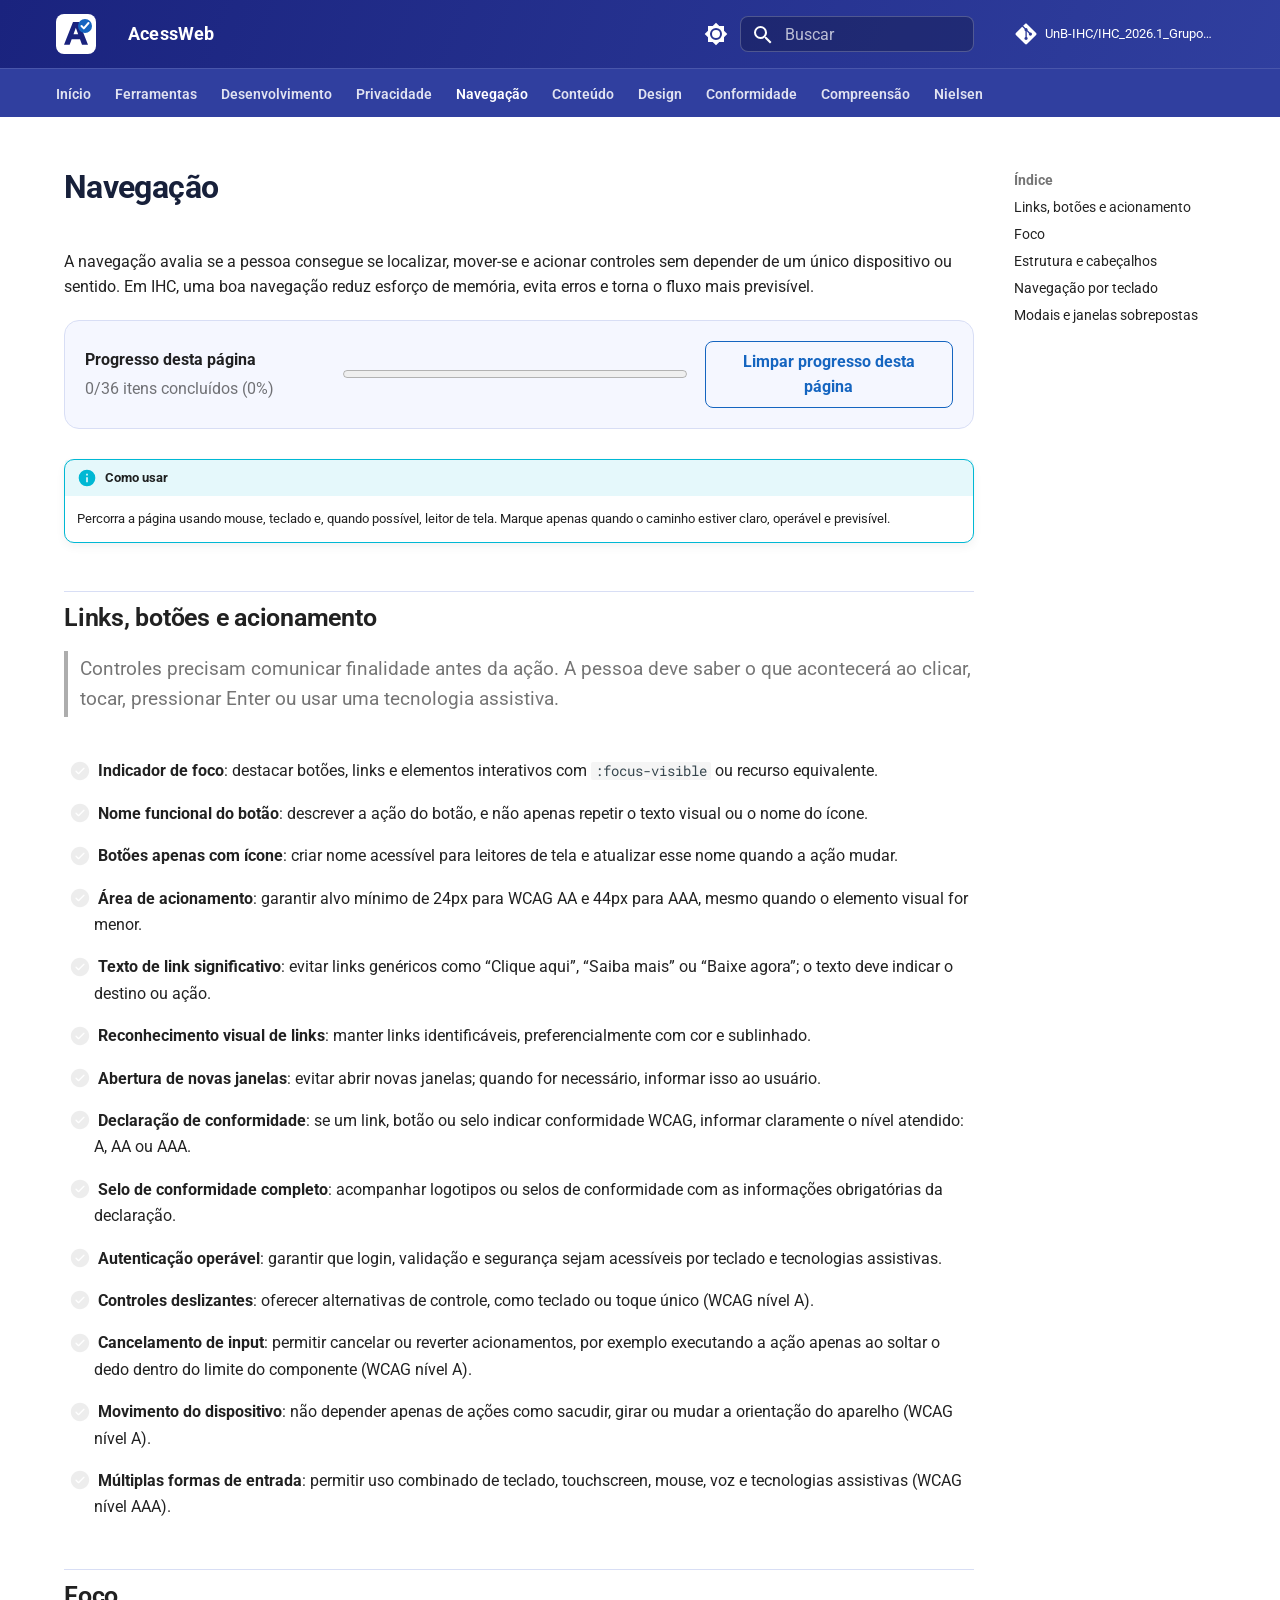
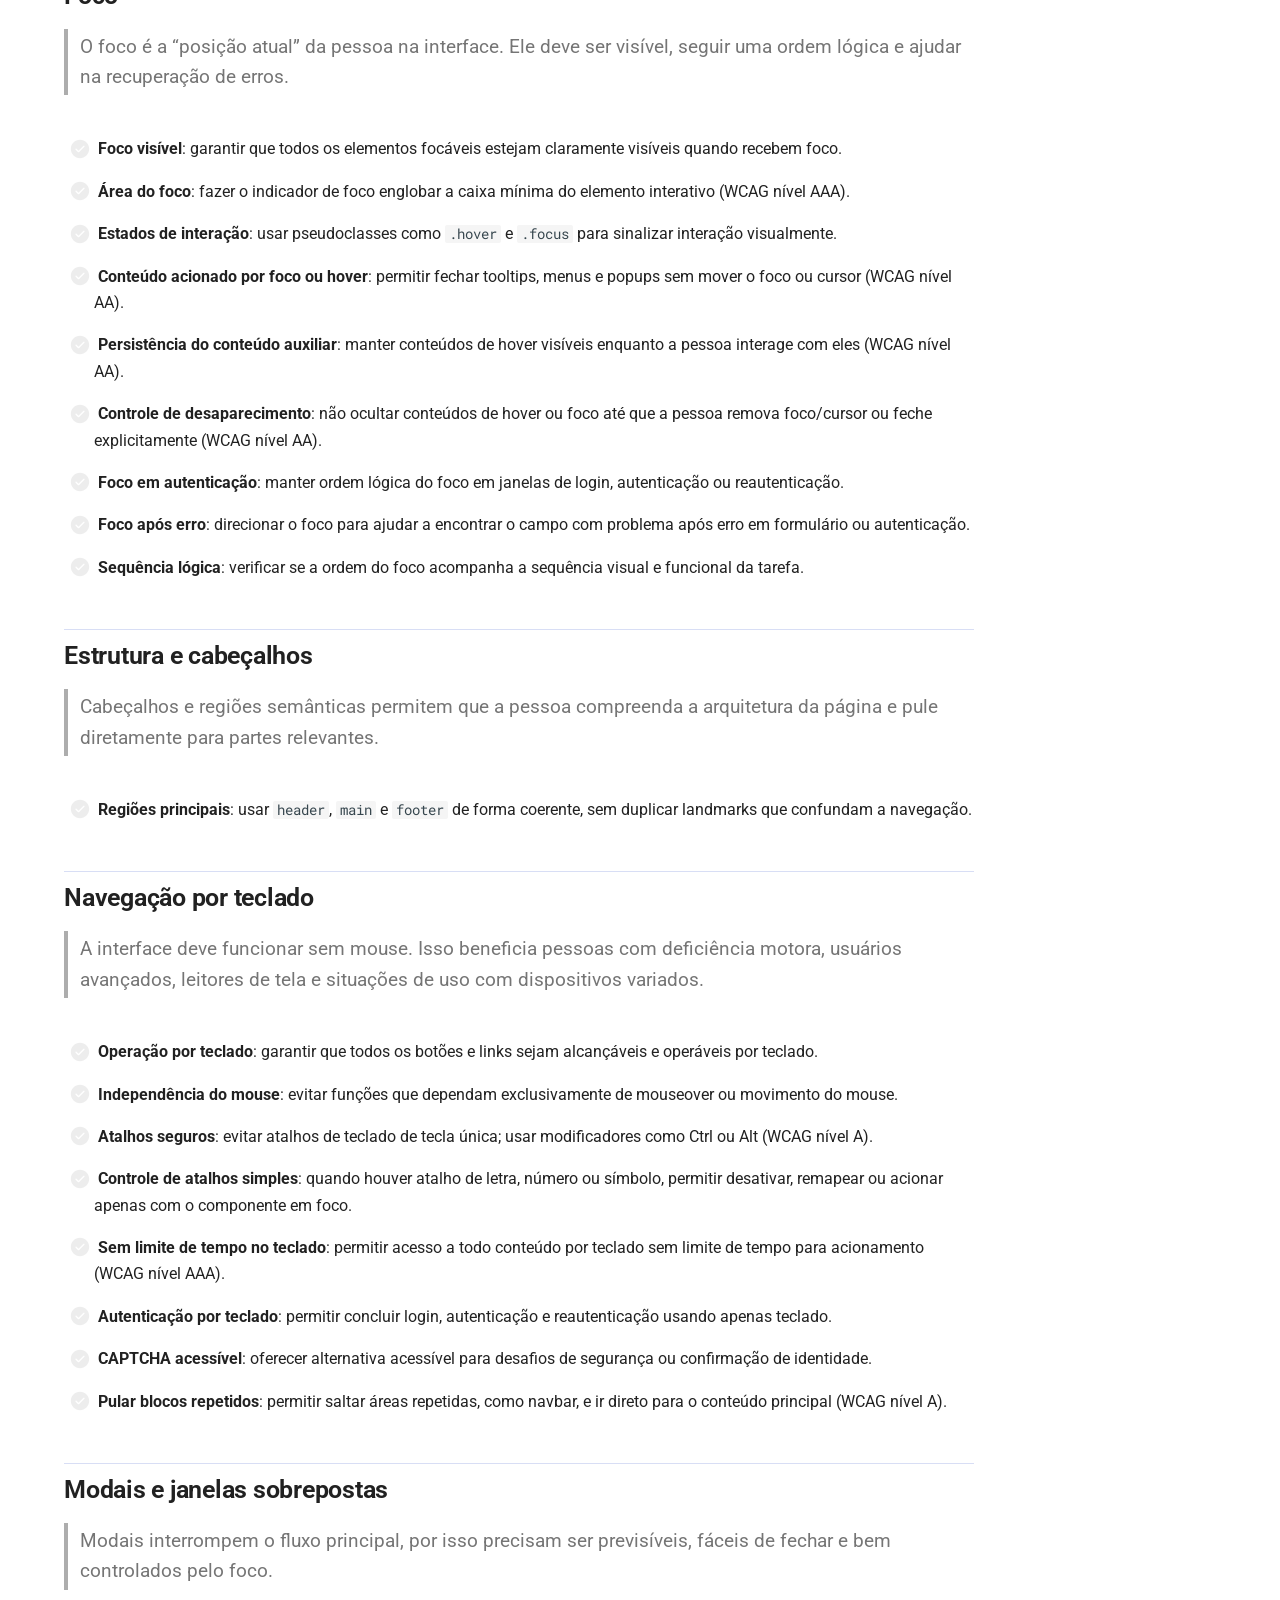
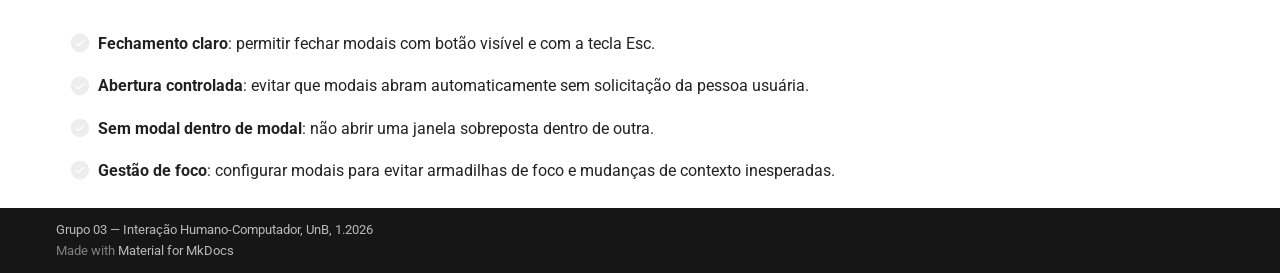
<file: checklist/navegacao/index.html>
<!doctype html>
<html lang="pt" class="no-js">
  <head>
    
      <meta charset="utf-8">
      <meta name="viewport" content="width=device-width,initial-scale=1">
      
        <meta name="description" content="Checklist interativo de acessibilidade digital">
      
      
      
        <link rel="canonical" href="https://unb-ihc.github.io/IHC_2026.1_Grupo03/checklist/navegacao/">
      
      
        <link rel="prev" href="../privacidade-e-seguranca/">
      
      
        <link rel="next" href="../conteudo/">
      
      
        
      
      
      <link rel="icon" href="../../assets/images/acessweb-logo.svg">
      <meta name="generator" content="mkdocs-1.6.1, mkdocs-material-9.7.6">
    
    
      
        <title>Navegação - AcessWeb</title>
      
    
    
      <link rel="stylesheet" href="../../assets/stylesheets/main.484c7ddc.min.css">
      
        
        <link rel="stylesheet" href="../../assets/stylesheets/palette.ab4e12ef.min.css">
      
      


    
    
      
    
    
      
        
        
        <link rel="preconnect" href="https://fonts.gstatic.com" crossorigin>
        <link rel="stylesheet" href="https://fonts.googleapis.com/css?family=Roboto:300,300i,400,400i,700,700i%7CRoboto+Mono:400,400i,700,700i&display=fallback">
        <style>:root{--md-text-font:"Roboto";--md-code-font:"Roboto Mono"}</style>
      
    
    
      <link rel="stylesheet" href="../../stylesheets/extra.css">
    
    <script>__md_scope=new URL("../..",location),__md_hash=e=>[...e].reduce(((e,_)=>(e<<5)-e+_.charCodeAt(0)),0),__md_get=(e,_=localStorage,t=__md_scope)=>JSON.parse(_.getItem(t.pathname+"."+e)),__md_set=(e,_,t=localStorage,a=__md_scope)=>{try{t.setItem(a.pathname+"."+e,JSON.stringify(_))}catch(e){}}</script>
    
      

    
    
  </head>
  
  
    
    
      
    
    
    
    
    <body dir="ltr" data-md-color-scheme="default" data-md-color-primary="indigo" data-md-color-accent="blue">
  
    
    <input class="md-toggle" data-md-toggle="drawer" type="checkbox" id="__drawer" autocomplete="off">
    <input class="md-toggle" data-md-toggle="search" type="checkbox" id="__search" autocomplete="off">
    <label class="md-overlay" for="__drawer"></label>
    <div data-md-component="skip">
      
        
        <a href="#navegacao" class="md-skip">
          Pular para conteúdo
        </a>
      
    </div>
    <div data-md-component="announce">
      
    </div>
    
    
      

  

<header class="md-header md-header--shadow md-header--lifted" data-md-component="header">
  <nav class="md-header__inner md-grid" aria-label="Cabeçalho">
    <a href="../.." title="AcessWeb" class="md-header__button md-logo" aria-label="AcessWeb" data-md-component="logo">
      
  <img src="../../assets/images/acessweb-logo.svg" alt="logo">

    </a>
    <label class="md-header__button md-icon" for="__drawer">
      
      <svg xmlns="http://www.w3.org/2000/svg" viewBox="0 0 24 24"><path d="M3 6h18v2H3zm0 5h18v2H3zm0 5h18v2H3z"/></svg>
    </label>
    <div class="md-header__title" data-md-component="header-title">
      <div class="md-header__ellipsis">
        <div class="md-header__topic">
          <span class="md-ellipsis">
            AcessWeb
          </span>
        </div>
        <div class="md-header__topic" data-md-component="header-topic">
          <span class="md-ellipsis">
            
              Navegação
            
          </span>
        </div>
      </div>
    </div>
    
      
        <form class="md-header__option" data-md-component="palette">
  
    
    
    
    <input class="md-option" data-md-color-media="(prefers-color-scheme: light)" data-md-color-scheme="default" data-md-color-primary="indigo" data-md-color-accent="blue"  aria-label="Ativar modo escuro"  type="radio" name="__palette" id="__palette_0">
    
      <label class="md-header__button md-icon" title="Ativar modo escuro" for="__palette_1" hidden>
        <svg xmlns="http://www.w3.org/2000/svg" viewBox="0 0 24 24"><path d="M12 8a4 4 0 0 0-4 4 4 4 0 0 0 4 4 4 4 0 0 0 4-4 4 4 0 0 0-4-4m0 10a6 6 0 0 1-6-6 6 6 0 0 1 6-6 6 6 0 0 1 6 6 6 6 0 0 1-6 6m8-9.31V4h-4.69L12 .69 8.69 4H4v4.69L.69 12 4 15.31V20h4.69L12 23.31 15.31 20H20v-4.69L23.31 12z"/></svg>
      </label>
    
  
    
    
    
    <input class="md-option" data-md-color-media="(prefers-color-scheme: dark)" data-md-color-scheme="slate" data-md-color-primary="indigo" data-md-color-accent="blue"  aria-label="Ativar modo claro"  type="radio" name="__palette" id="__palette_1">
    
      <label class="md-header__button md-icon" title="Ativar modo claro" for="__palette_0" hidden>
        <svg xmlns="http://www.w3.org/2000/svg" viewBox="0 0 24 24"><path d="M12 18c-.89 0-1.74-.2-2.5-.55C11.56 16.5 13 14.42 13 12s-1.44-4.5-3.5-5.45C10.26 6.2 11.11 6 12 6a6 6 0 0 1 6 6 6 6 0 0 1-6 6m8-9.31V4h-4.69L12 .69 8.69 4H4v4.69L.69 12 4 15.31V20h4.69L12 23.31 15.31 20H20v-4.69L23.31 12z"/></svg>
      </label>
    
  
</form>
      
    
    
      <script>var palette=__md_get("__palette");if(palette&&palette.color){if("(prefers-color-scheme)"===palette.color.media){var media=matchMedia("(prefers-color-scheme: light)"),input=document.querySelector(media.matches?"[data-md-color-media='(prefers-color-scheme: light)']":"[data-md-color-media='(prefers-color-scheme: dark)']");palette.color.media=input.getAttribute("data-md-color-media"),palette.color.scheme=input.getAttribute("data-md-color-scheme"),palette.color.primary=input.getAttribute("data-md-color-primary"),palette.color.accent=input.getAttribute("data-md-color-accent")}for(var[key,value]of Object.entries(palette.color))document.body.setAttribute("data-md-color-"+key,value)}</script>
    
    
    
      
      
        <label class="md-header__button md-icon" for="__search">
          
          <svg xmlns="http://www.w3.org/2000/svg" viewBox="0 0 24 24"><path d="M9.5 3A6.5 6.5 0 0 1 16 9.5c0 1.61-.59 3.09-1.56 4.23l.27.27h.79l5 5-1.5 1.5-5-5v-.79l-.27-.27A6.52 6.52 0 0 1 9.5 16 6.5 6.5 0 0 1 3 9.5 6.5 6.5 0 0 1 9.5 3m0 2C7 5 5 7 5 9.5S7 14 9.5 14 14 12 14 9.5 12 5 9.5 5"/></svg>
        </label>
        <div class="md-search" data-md-component="search" role="dialog">
  <label class="md-search__overlay" for="__search"></label>
  <div class="md-search__inner" role="search">
    <form class="md-search__form" name="search">
      <input type="text" class="md-search__input" name="query" aria-label="Buscar" placeholder="Buscar" autocapitalize="off" autocorrect="off" autocomplete="off" spellcheck="false" data-md-component="search-query" required>
      <label class="md-search__icon md-icon" for="__search">
        
        <svg xmlns="http://www.w3.org/2000/svg" viewBox="0 0 24 24"><path d="M9.5 3A6.5 6.5 0 0 1 16 9.5c0 1.61-.59 3.09-1.56 4.23l.27.27h.79l5 5-1.5 1.5-5-5v-.79l-.27-.27A6.52 6.52 0 0 1 9.5 16 6.5 6.5 0 0 1 3 9.5 6.5 6.5 0 0 1 9.5 3m0 2C7 5 5 7 5 9.5S7 14 9.5 14 14 12 14 9.5 12 5 9.5 5"/></svg>
        
        <svg xmlns="http://www.w3.org/2000/svg" viewBox="0 0 24 24"><path d="M20 11v2H8l5.5 5.5-1.42 1.42L4.16 12l7.92-7.92L13.5 5.5 8 11z"/></svg>
      </label>
      <nav class="md-search__options" aria-label="Pesquisar">
        
        <button type="reset" class="md-search__icon md-icon" title="Limpar" aria-label="Limpar" tabindex="-1">
          
          <svg xmlns="http://www.w3.org/2000/svg" viewBox="0 0 24 24"><path d="M19 6.41 17.59 5 12 10.59 6.41 5 5 6.41 10.59 12 5 17.59 6.41 19 12 13.41 17.59 19 19 17.59 13.41 12z"/></svg>
        </button>
      </nav>
      
        <div class="md-search__suggest" data-md-component="search-suggest"></div>
      
    </form>
    <div class="md-search__output">
      <div class="md-search__scrollwrap" tabindex="0" data-md-scrollfix>
        <div class="md-search-result" data-md-component="search-result">
          <div class="md-search-result__meta">
            Inicializando busca
          </div>
          <ol class="md-search-result__list" role="presentation"></ol>
        </div>
      </div>
    </div>
  </div>
</div>
      
    
    
      <div class="md-header__source">
        <a href="https://github.com/UnB-IHC/IHC_2026.1_Grupo03" title="Ir para repositório" class="md-source" data-md-component="source">
  <div class="md-source__icon md-icon">
    
    <svg xmlns="http://www.w3.org/2000/svg" viewBox="0 0 448 512"><!--! Font Awesome Free 7.1.0 by @fontawesome - https://fontawesome.com License - https://fontawesome.com/license/free (Icons: CC BY 4.0, Fonts: SIL OFL 1.1, Code: MIT License) Copyright 2025 Fonticons, Inc.--><path d="M439.6 236.1 244 40.5c-5.4-5.5-12.8-8.5-20.4-8.5s-15 3-20.4 8.4L162.5 81l51.5 51.5c27.1-9.1 52.7 16.8 43.4 43.7l49.7 49.7c34.2-11.8 61.2 31 35.5 56.7-26.5 26.5-70.2-2.9-56-37.3L240.3 199v121.9c25.3 12.5 22.3 41.8 9.1 55-6.4 6.4-15.2 10.1-24.3 10.1s-17.8-3.6-24.3-10.1c-17.6-17.6-11.1-46.9 11.2-56v-123c-20.8-8.5-24.6-30.7-18.6-45L142.6 101 8.5 235.1C3 240.6 0 247.9 0 255.5s3 15 8.5 20.4l195.6 195.7c5.4 5.4 12.7 8.4 20.4 8.4s15-3 20.4-8.4l194.7-194.7c5.4-5.4 8.4-12.8 8.4-20.4s-3-15-8.4-20.4"/></svg>
  </div>
  <div class="md-source__repository">
    UnB-IHC/IHC_2026.1_Grupo03
  </div>
</a>
      </div>
    
  </nav>
  
    
      
<nav class="md-tabs" aria-label="Abas" data-md-component="tabs">
  <div class="md-grid">
    <ul class="md-tabs__list">
      
        
  
  
  
  
    <li class="md-tabs__item">
      <a href="../.." class="md-tabs__link">
        
  
  
    
  
  Início

      </a>
    </li>
  

      
        
  
  
  
  
    <li class="md-tabs__item">
      <a href="../../ferramentas/" class="md-tabs__link">
        
  
  
    
  
  Ferramentas

      </a>
    </li>
  

      
        
  
  
  
  
    <li class="md-tabs__item">
      <a href="../desenvolvimento-e-testes/" class="md-tabs__link">
        
  
  
    
  
  Desenvolvimento

      </a>
    </li>
  

      
        
  
  
  
  
    <li class="md-tabs__item">
      <a href="../privacidade-e-seguranca/" class="md-tabs__link">
        
  
  
    
  
  Privacidade

      </a>
    </li>
  

      
        
  
  
  
    
  
  
    <li class="md-tabs__item md-tabs__item--active">
      <a href="./" class="md-tabs__link">
        
  
  
    
  
  Navegação

      </a>
    </li>
  

      
        
  
  
  
  
    <li class="md-tabs__item">
      <a href="../conteudo/" class="md-tabs__link">
        
  
  
    
  
  Conteúdo

      </a>
    </li>
  

      
        
  
  
  
  
    <li class="md-tabs__item">
      <a href="../design/" class="md-tabs__link">
        
  
  
    
  
  Design

      </a>
    </li>
  

      
        
  
  
  
  
    <li class="md-tabs__item">
      <a href="../conformidade-e-robustez/" class="md-tabs__link">
        
  
  
    
  
  Conformidade

      </a>
    </li>
  

      
        
  
  
  
  
    <li class="md-tabs__item">
      <a href="../compreensao-e-entrada/" class="md-tabs__link">
        
  
  
    
  
  Compreensão

      </a>
    </li>
  

      
        
  
  
  
  
    <li class="md-tabs__item">
      <a href="../heuristicas-de-nielsen/" class="md-tabs__link">
        
  
  
    
  
  Nielsen

      </a>
    </li>
  

      
    </ul>
  </div>
</nav>
    
  
</header>
    
    <div class="md-container" data-md-component="container">
      
      
        
      
      <main class="md-main" data-md-component="main">
        <div class="md-main__inner md-grid">
          
            
              
              <div class="md-sidebar md-sidebar--primary" data-md-component="sidebar" data-md-type="navigation" >
                <div class="md-sidebar__scrollwrap">
                  <div class="md-sidebar__inner">
                    


  


<nav class="md-nav md-nav--primary md-nav--lifted" aria-label="Navegação" data-md-level="0">
  <label class="md-nav__title" for="__drawer">
    <a href="../.." title="AcessWeb" class="md-nav__button md-logo" aria-label="AcessWeb" data-md-component="logo">
      
  <img src="../../assets/images/acessweb-logo.svg" alt="logo">

    </a>
    AcessWeb
  </label>
  
    <div class="md-nav__source">
      <a href="https://github.com/UnB-IHC/IHC_2026.1_Grupo03" title="Ir para repositório" class="md-source" data-md-component="source">
  <div class="md-source__icon md-icon">
    
    <svg xmlns="http://www.w3.org/2000/svg" viewBox="0 0 448 512"><!--! Font Awesome Free 7.1.0 by @fontawesome - https://fontawesome.com License - https://fontawesome.com/license/free (Icons: CC BY 4.0, Fonts: SIL OFL 1.1, Code: MIT License) Copyright 2025 Fonticons, Inc.--><path d="M439.6 236.1 244 40.5c-5.4-5.5-12.8-8.5-20.4-8.5s-15 3-20.4 8.4L162.5 81l51.5 51.5c27.1-9.1 52.7 16.8 43.4 43.7l49.7 49.7c34.2-11.8 61.2 31 35.5 56.7-26.5 26.5-70.2-2.9-56-37.3L240.3 199v121.9c25.3 12.5 22.3 41.8 9.1 55-6.4 6.4-15.2 10.1-24.3 10.1s-17.8-3.6-24.3-10.1c-17.6-17.6-11.1-46.9 11.2-56v-123c-20.8-8.5-24.6-30.7-18.6-45L142.6 101 8.5 235.1C3 240.6 0 247.9 0 255.5s3 15 8.5 20.4l195.6 195.7c5.4 5.4 12.7 8.4 20.4 8.4s15-3 20.4-8.4l194.7-194.7c5.4-5.4 8.4-12.8 8.4-20.4s-3-15-8.4-20.4"/></svg>
  </div>
  <div class="md-source__repository">
    UnB-IHC/IHC_2026.1_Grupo03
  </div>
</a>
    </div>
  
  <ul class="md-nav__list" data-md-scrollfix>
    
      
      
  
  
  
  
    <li class="md-nav__item">
      <a href="../.." class="md-nav__link">
        
  
  
  <span class="md-ellipsis">
    
  
    Início
  

    
  </span>
  
  

      </a>
    </li>
  

    
      
      
  
  
  
  
    <li class="md-nav__item">
      <a href="../../ferramentas/" class="md-nav__link">
        
  
  
  <span class="md-ellipsis">
    
  
    Ferramentas
  

    
  </span>
  
  

      </a>
    </li>
  

    
      
      
  
  
  
  
    <li class="md-nav__item">
      <a href="../desenvolvimento-e-testes/" class="md-nav__link">
        
  
  
  <span class="md-ellipsis">
    
  
    Desenvolvimento
  

    
  </span>
  
  

      </a>
    </li>
  

    
      
      
  
  
  
  
    <li class="md-nav__item">
      <a href="../privacidade-e-seguranca/" class="md-nav__link">
        
  
  
  <span class="md-ellipsis">
    
  
    Privacidade
  

    
  </span>
  
  

      </a>
    </li>
  

    
      
      
  
  
    
  
  
  
    <li class="md-nav__item md-nav__item--active">
      
      <input class="md-nav__toggle md-toggle" type="checkbox" id="__toc">
      
      
        
      
      
        <label class="md-nav__link md-nav__link--active" for="__toc">
          
  
  
  <span class="md-ellipsis">
    
  
    Navegação
  

    
  </span>
  
  

          <span class="md-nav__icon md-icon"></span>
        </label>
      
      <a href="./" class="md-nav__link md-nav__link--active">
        
  
  
  <span class="md-ellipsis">
    
  
    Navegação
  

    
  </span>
  
  

      </a>
      
        

<nav class="md-nav md-nav--secondary" aria-label="Índice">
  
  
  
    
  
  
    <label class="md-nav__title" for="__toc">
      <span class="md-nav__icon md-icon"></span>
      Índice
    </label>
    <ul class="md-nav__list" data-md-component="toc" data-md-scrollfix>
      
        <li class="md-nav__item">
  <a href="#links-botoes-e-acionamento" class="md-nav__link">
    <span class="md-ellipsis">
      
        Links, botões e acionamento
      
    </span>
  </a>
  
</li>
      
        <li class="md-nav__item">
  <a href="#foco" class="md-nav__link">
    <span class="md-ellipsis">
      
        Foco
      
    </span>
  </a>
  
</li>
      
        <li class="md-nav__item">
  <a href="#estrutura-e-cabecalhos" class="md-nav__link">
    <span class="md-ellipsis">
      
        Estrutura e cabeçalhos
      
    </span>
  </a>
  
</li>
      
        <li class="md-nav__item">
  <a href="#navegacao-por-teclado" class="md-nav__link">
    <span class="md-ellipsis">
      
        Navegação por teclado
      
    </span>
  </a>
  
</li>
      
        <li class="md-nav__item">
  <a href="#modais-e-janelas-sobrepostas" class="md-nav__link">
    <span class="md-ellipsis">
      
        Modais e janelas sobrepostas
      
    </span>
  </a>
  
</li>
      
    </ul>
  
</nav>
      
    </li>
  

    
      
      
  
  
  
  
    <li class="md-nav__item">
      <a href="../conteudo/" class="md-nav__link">
        
  
  
  <span class="md-ellipsis">
    
  
    Conteúdo
  

    
  </span>
  
  

      </a>
    </li>
  

    
      
      
  
  
  
  
    <li class="md-nav__item">
      <a href="../design/" class="md-nav__link">
        
  
  
  <span class="md-ellipsis">
    
  
    Design
  

    
  </span>
  
  

      </a>
    </li>
  

    
      
      
  
  
  
  
    <li class="md-nav__item">
      <a href="../conformidade-e-robustez/" class="md-nav__link">
        
  
  
  <span class="md-ellipsis">
    
  
    Conformidade
  

    
  </span>
  
  

      </a>
    </li>
  

    
      
      
  
  
  
  
    <li class="md-nav__item">
      <a href="../compreensao-e-entrada/" class="md-nav__link">
        
  
  
  <span class="md-ellipsis">
    
  
    Compreensão
  

    
  </span>
  
  

      </a>
    </li>
  

    
      
      
  
  
  
  
    <li class="md-nav__item">
      <a href="../heuristicas-de-nielsen/" class="md-nav__link">
        
  
  
  <span class="md-ellipsis">
    
  
    Nielsen
  

    
  </span>
  
  

      </a>
    </li>
  

    
  </ul>
</nav>
                  </div>
                </div>
              </div>
            
            
              
              <div class="md-sidebar md-sidebar--secondary" data-md-component="sidebar" data-md-type="toc" >
                <div class="md-sidebar__scrollwrap">
                  <div class="md-sidebar__inner">
                    

<nav class="md-nav md-nav--secondary" aria-label="Índice">
  
  
  
    
  
  
    <label class="md-nav__title" for="__toc">
      <span class="md-nav__icon md-icon"></span>
      Índice
    </label>
    <ul class="md-nav__list" data-md-component="toc" data-md-scrollfix>
      
        <li class="md-nav__item">
  <a href="#links-botoes-e-acionamento" class="md-nav__link">
    <span class="md-ellipsis">
      
        Links, botões e acionamento
      
    </span>
  </a>
  
</li>
      
        <li class="md-nav__item">
  <a href="#foco" class="md-nav__link">
    <span class="md-ellipsis">
      
        Foco
      
    </span>
  </a>
  
</li>
      
        <li class="md-nav__item">
  <a href="#estrutura-e-cabecalhos" class="md-nav__link">
    <span class="md-ellipsis">
      
        Estrutura e cabeçalhos
      
    </span>
  </a>
  
</li>
      
        <li class="md-nav__item">
  <a href="#navegacao-por-teclado" class="md-nav__link">
    <span class="md-ellipsis">
      
        Navegação por teclado
      
    </span>
  </a>
  
</li>
      
        <li class="md-nav__item">
  <a href="#modais-e-janelas-sobrepostas" class="md-nav__link">
    <span class="md-ellipsis">
      
        Modais e janelas sobrepostas
      
    </span>
  </a>
  
</li>
      
    </ul>
  
</nav>
                  </div>
                </div>
              </div>
            
          
          
            <div class="md-content" data-md-component="content">
              
              <article class="md-content__inner md-typeset">
                
                  


  
  


<h1 id="navegacao">Navegação</h1>
<p>A navegação avalia se a pessoa consegue se localizar, mover-se e acionar controles sem depender de um único dispositivo ou sentido. Em IHC, uma boa navegação reduz esforço de memória, evita erros e torna o fluxo mais previsível.</p>
<div class="checklist-progress" data-checklist-progress>
  <div>
    <strong>Progresso desta página</strong>
    <span data-checklist-count>0/0 itens concluídos</span>
  </div>
  <progress max="100" value="0" data-checklist-bar aria-label="Progresso do checklist desta página"></progress>
  <button type="button" data-checklist-reset>Limpar progresso desta página</button>
</div>

<div class="admonition info">
<p class="admonition-title">Como usar</p>
<p>Percorra a página usando mouse, teclado e, quando possível, leitor de tela. Marque apenas quando o caminho estiver claro, operável e previsível.</p>
</div>
<h2 id="links-botoes-e-acionamento">Links, botões e acionamento</h2>
<blockquote>
<p>Controles precisam comunicar finalidade antes da ação. A pessoa deve saber o que acontecerá ao clicar, tocar, pressionar Enter ou usar uma tecnologia assistiva.</p>
</blockquote>
<ul class="task-list">
<li class="task-list-item"><label class="task-list-control"><input type="checkbox"/><span class="task-list-indicator"></span></label> <strong>Indicador de foco</strong>: destacar botões, links e elementos interativos com <code>:focus-visible</code> ou recurso equivalente.</li>
<li class="task-list-item"><label class="task-list-control"><input type="checkbox"/><span class="task-list-indicator"></span></label> <strong>Nome funcional do botão</strong>: descrever a ação do botão, e não apenas repetir o texto visual ou o nome do ícone.</li>
<li class="task-list-item"><label class="task-list-control"><input type="checkbox"/><span class="task-list-indicator"></span></label> <strong>Botões apenas com ícone</strong>: criar nome acessível para leitores de tela e atualizar esse nome quando a ação mudar.</li>
<li class="task-list-item"><label class="task-list-control"><input type="checkbox"/><span class="task-list-indicator"></span></label> <strong>Área de acionamento</strong>: garantir alvo mínimo de 24px para WCAG AA e 44px para AAA, mesmo quando o elemento visual for menor.</li>
<li class="task-list-item"><label class="task-list-control"><input type="checkbox"/><span class="task-list-indicator"></span></label> <strong>Texto de link significativo</strong>: evitar links genéricos como “Clique aqui”, “Saiba mais” ou “Baixe agora”; o texto deve indicar o destino ou ação.</li>
<li class="task-list-item"><label class="task-list-control"><input type="checkbox"/><span class="task-list-indicator"></span></label> <strong>Reconhecimento visual de links</strong>: manter links identificáveis, preferencialmente com cor e sublinhado.</li>
<li class="task-list-item"><label class="task-list-control"><input type="checkbox"/><span class="task-list-indicator"></span></label> <strong>Abertura de novas janelas</strong>: evitar abrir novas janelas; quando for necessário, informar isso ao usuário.</li>
<li class="task-list-item"><label class="task-list-control"><input type="checkbox"/><span class="task-list-indicator"></span></label> <strong>Declaração de conformidade</strong>: se um link, botão ou selo indicar conformidade WCAG, informar claramente o nível atendido: A, AA ou AAA.</li>
<li class="task-list-item"><label class="task-list-control"><input type="checkbox"/><span class="task-list-indicator"></span></label> <strong>Selo de conformidade completo</strong>: acompanhar logotipos ou selos de conformidade com as informações obrigatórias da declaração.</li>
<li class="task-list-item"><label class="task-list-control"><input type="checkbox"/><span class="task-list-indicator"></span></label> <strong>Autenticação operável</strong>: garantir que login, validação e segurança sejam acessíveis por teclado e tecnologias assistivas.</li>
<li class="task-list-item"><label class="task-list-control"><input type="checkbox"/><span class="task-list-indicator"></span></label> <strong>Controles deslizantes</strong>: oferecer alternativas de controle, como teclado ou toque único (WCAG nível A).</li>
<li class="task-list-item"><label class="task-list-control"><input type="checkbox"/><span class="task-list-indicator"></span></label> <strong>Cancelamento de input</strong>: permitir cancelar ou reverter acionamentos, por exemplo executando a ação apenas ao soltar o dedo dentro do limite do componente (WCAG nível A).</li>
<li class="task-list-item"><label class="task-list-control"><input type="checkbox"/><span class="task-list-indicator"></span></label> <strong>Movimento do dispositivo</strong>: não depender apenas de ações como sacudir, girar ou mudar a orientação do aparelho (WCAG nível A).</li>
<li class="task-list-item"><label class="task-list-control"><input type="checkbox"/><span class="task-list-indicator"></span></label> <strong>Múltiplas formas de entrada</strong>: permitir uso combinado de teclado, touchscreen, mouse, voz e tecnologias assistivas (WCAG nível AAA).</li>
</ul>
<h2 id="foco">Foco</h2>
<blockquote>
<p>O foco é a “posição atual” da pessoa na interface. Ele deve ser visível, seguir uma ordem lógica e ajudar na recuperação de erros.</p>
</blockquote>
<ul class="task-list">
<li class="task-list-item"><label class="task-list-control"><input type="checkbox"/><span class="task-list-indicator"></span></label> <strong>Foco visível</strong>: garantir que todos os elementos focáveis estejam claramente visíveis quando recebem foco.</li>
<li class="task-list-item"><label class="task-list-control"><input type="checkbox"/><span class="task-list-indicator"></span></label> <strong>Área do foco</strong>: fazer o indicador de foco englobar a caixa mínima do elemento interativo (WCAG nível AAA).</li>
<li class="task-list-item"><label class="task-list-control"><input type="checkbox"/><span class="task-list-indicator"></span></label> <strong>Estados de interação</strong>: usar pseudoclasses como <code>.hover</code> e <code>.focus</code> para sinalizar interação visualmente.</li>
<li class="task-list-item"><label class="task-list-control"><input type="checkbox"/><span class="task-list-indicator"></span></label> <strong>Conteúdo acionado por foco ou hover</strong>: permitir fechar tooltips, menus e popups sem mover o foco ou cursor (WCAG nível AA).</li>
<li class="task-list-item"><label class="task-list-control"><input type="checkbox"/><span class="task-list-indicator"></span></label> <strong>Persistência do conteúdo auxiliar</strong>: manter conteúdos de hover visíveis enquanto a pessoa interage com eles (WCAG nível AA).</li>
<li class="task-list-item"><label class="task-list-control"><input type="checkbox"/><span class="task-list-indicator"></span></label> <strong>Controle de desaparecimento</strong>: não ocultar conteúdos de hover ou foco até que a pessoa remova foco/cursor ou feche explicitamente (WCAG nível AA).</li>
<li class="task-list-item"><label class="task-list-control"><input type="checkbox"/><span class="task-list-indicator"></span></label> <strong>Foco em autenticação</strong>: manter ordem lógica do foco em janelas de login, autenticação ou reautenticação.</li>
<li class="task-list-item"><label class="task-list-control"><input type="checkbox"/><span class="task-list-indicator"></span></label> <strong>Foco após erro</strong>: direcionar o foco para ajudar a encontrar o campo com problema após erro em formulário ou autenticação.</li>
<li class="task-list-item"><label class="task-list-control"><input type="checkbox"/><span class="task-list-indicator"></span></label> <strong>Sequência lógica</strong>: verificar se a ordem do foco acompanha a sequência visual e funcional da tarefa.</li>
</ul>
<h2 id="estrutura-e-cabecalhos">Estrutura e cabeçalhos</h2>
<blockquote>
<p>Cabeçalhos e regiões semânticas permitem que a pessoa compreenda a arquitetura da página e pule diretamente para partes relevantes.</p>
</blockquote>
<ul class="task-list">
<li class="task-list-item"><label class="task-list-control"><input type="checkbox"/><span class="task-list-indicator"></span></label> <strong>Regiões principais</strong>: usar <code>header</code>, <code>main</code> e <code>footer</code> de forma coerente, sem duplicar landmarks que confundam a navegação.</li>
</ul>
<h2 id="navegacao-por-teclado">Navegação por teclado</h2>
<blockquote>
<p>A interface deve funcionar sem mouse. Isso beneficia pessoas com deficiência motora, usuários avançados, leitores de tela e situações de uso com dispositivos variados.</p>
</blockquote>
<ul class="task-list">
<li class="task-list-item"><label class="task-list-control"><input type="checkbox"/><span class="task-list-indicator"></span></label> <strong>Operação por teclado</strong>: garantir que todos os botões e links sejam alcançáveis e operáveis por teclado.</li>
<li class="task-list-item"><label class="task-list-control"><input type="checkbox"/><span class="task-list-indicator"></span></label> <strong>Independência do mouse</strong>: evitar funções que dependam exclusivamente de mouseover ou movimento do mouse.</li>
<li class="task-list-item"><label class="task-list-control"><input type="checkbox"/><span class="task-list-indicator"></span></label> <strong>Atalhos seguros</strong>: evitar atalhos de teclado de tecla única; usar modificadores como Ctrl ou Alt (WCAG nível A).</li>
<li class="task-list-item"><label class="task-list-control"><input type="checkbox"/><span class="task-list-indicator"></span></label> <strong>Controle de atalhos simples</strong>: quando houver atalho de letra, número ou símbolo, permitir desativar, remapear ou acionar apenas com o componente em foco.</li>
<li class="task-list-item"><label class="task-list-control"><input type="checkbox"/><span class="task-list-indicator"></span></label> <strong>Sem limite de tempo no teclado</strong>: permitir acesso a todo conteúdo por teclado sem limite de tempo para acionamento (WCAG nível AAA).</li>
<li class="task-list-item"><label class="task-list-control"><input type="checkbox"/><span class="task-list-indicator"></span></label> <strong>Autenticação por teclado</strong>: permitir concluir login, autenticação e reautenticação usando apenas teclado.</li>
<li class="task-list-item"><label class="task-list-control"><input type="checkbox"/><span class="task-list-indicator"></span></label> <strong>CAPTCHA acessível</strong>: oferecer alternativa acessível para desafios de segurança ou confirmação de identidade.</li>
<li class="task-list-item"><label class="task-list-control"><input type="checkbox"/><span class="task-list-indicator"></span></label> <strong>Pular blocos repetidos</strong>: permitir saltar áreas repetidas, como navbar, e ir direto para o conteúdo principal (WCAG nível A).</li>
</ul>
<h2 id="modais-e-janelas-sobrepostas">Modais e janelas sobrepostas</h2>
<blockquote>
<p>Modais interrompem o fluxo principal, por isso precisam ser previsíveis, fáceis de fechar e bem controlados pelo foco.</p>
</blockquote>
<ul class="task-list">
<li class="task-list-item"><label class="task-list-control"><input type="checkbox"/><span class="task-list-indicator"></span></label> <strong>Fechamento claro</strong>: permitir fechar modais com botão visível e com a tecla Esc.</li>
<li class="task-list-item"><label class="task-list-control"><input type="checkbox"/><span class="task-list-indicator"></span></label> <strong>Abertura controlada</strong>: evitar que modais abram automaticamente sem solicitação da pessoa usuária.</li>
<li class="task-list-item"><label class="task-list-control"><input type="checkbox"/><span class="task-list-indicator"></span></label> <strong>Sem modal dentro de modal</strong>: não abrir uma janela sobreposta dentro de outra.</li>
<li class="task-list-item"><label class="task-list-control"><input type="checkbox"/><span class="task-list-indicator"></span></label> <strong>Gestão de foco</strong>: configurar modais para evitar armadilhas de foco e mudanças de contexto inesperadas.</li>
</ul>












                
              </article>
            </div>
          
          
<script>var target=document.getElementById(location.hash.slice(1));target&&target.name&&(target.checked=target.name.startsWith("__tabbed_"))</script>
        </div>
        
          <button type="button" class="md-top md-icon" data-md-component="top" hidden>
  
  <svg xmlns="http://www.w3.org/2000/svg" viewBox="0 0 24 24"><path d="M13 20h-2V8l-5.5 5.5-1.42-1.42L12 4.16l7.92 7.92-1.42 1.42L13 8z"/></svg>
  Voltar para o topo
</button>
        
      </main>
      
        <footer class="md-footer">
  
  <div class="md-footer-meta md-typeset">
    <div class="md-footer-meta__inner md-grid">
      <div class="md-copyright">
  
    <div class="md-copyright__highlight">
      Grupo 03 — Interação Humano-Computador, UnB, 1.2026
    </div>
  
  
    Made with
    <a href="https://squidfunk.github.io/mkdocs-material/" target="_blank" rel="noopener">
      Material for MkDocs
    </a>
  
</div>
      
    </div>
  </div>
</footer>
      
    </div>
    <div class="md-dialog" data-md-component="dialog">
      <div class="md-dialog__inner md-typeset"></div>
    </div>
    
    
    
      
      
      <script id="__config" type="application/json">{"annotate": null, "base": "../..", "features": ["navigation.tabs", "navigation.tabs.sticky", "navigation.sections", "navigation.top", "navigation.tracking", "search.highlight", "search.suggest", "toc.follow"], "search": "../../assets/javascripts/workers/search.2c215733.min.js", "tags": null, "translations": {"clipboard.copied": "Copiado para \u00e1rea de transfer\u00eancia", "clipboard.copy": "Copiar para \u00e1rea de transfer\u00eancia", "search.result.more.one": "mais 1 nesta p\u00e1gina", "search.result.more.other": "# mais nesta p\u00e1gina", "search.result.none": "Nenhum documento encontrado", "search.result.one": "1 documento encontrado", "search.result.other": "# documentos encontrados", "search.result.placeholder": "Digite para iniciar a busca", "search.result.term.missing": "Ausente", "select.version": "Selecione a vers\u00e3o"}, "version": null}</script>
    
    
      <script src="../../assets/javascripts/bundle.79ae519e.min.js"></script>
      
        <script src="../../javascripts/checklist-progress.js"></script>
      
    
  </body>
</html>
</file>
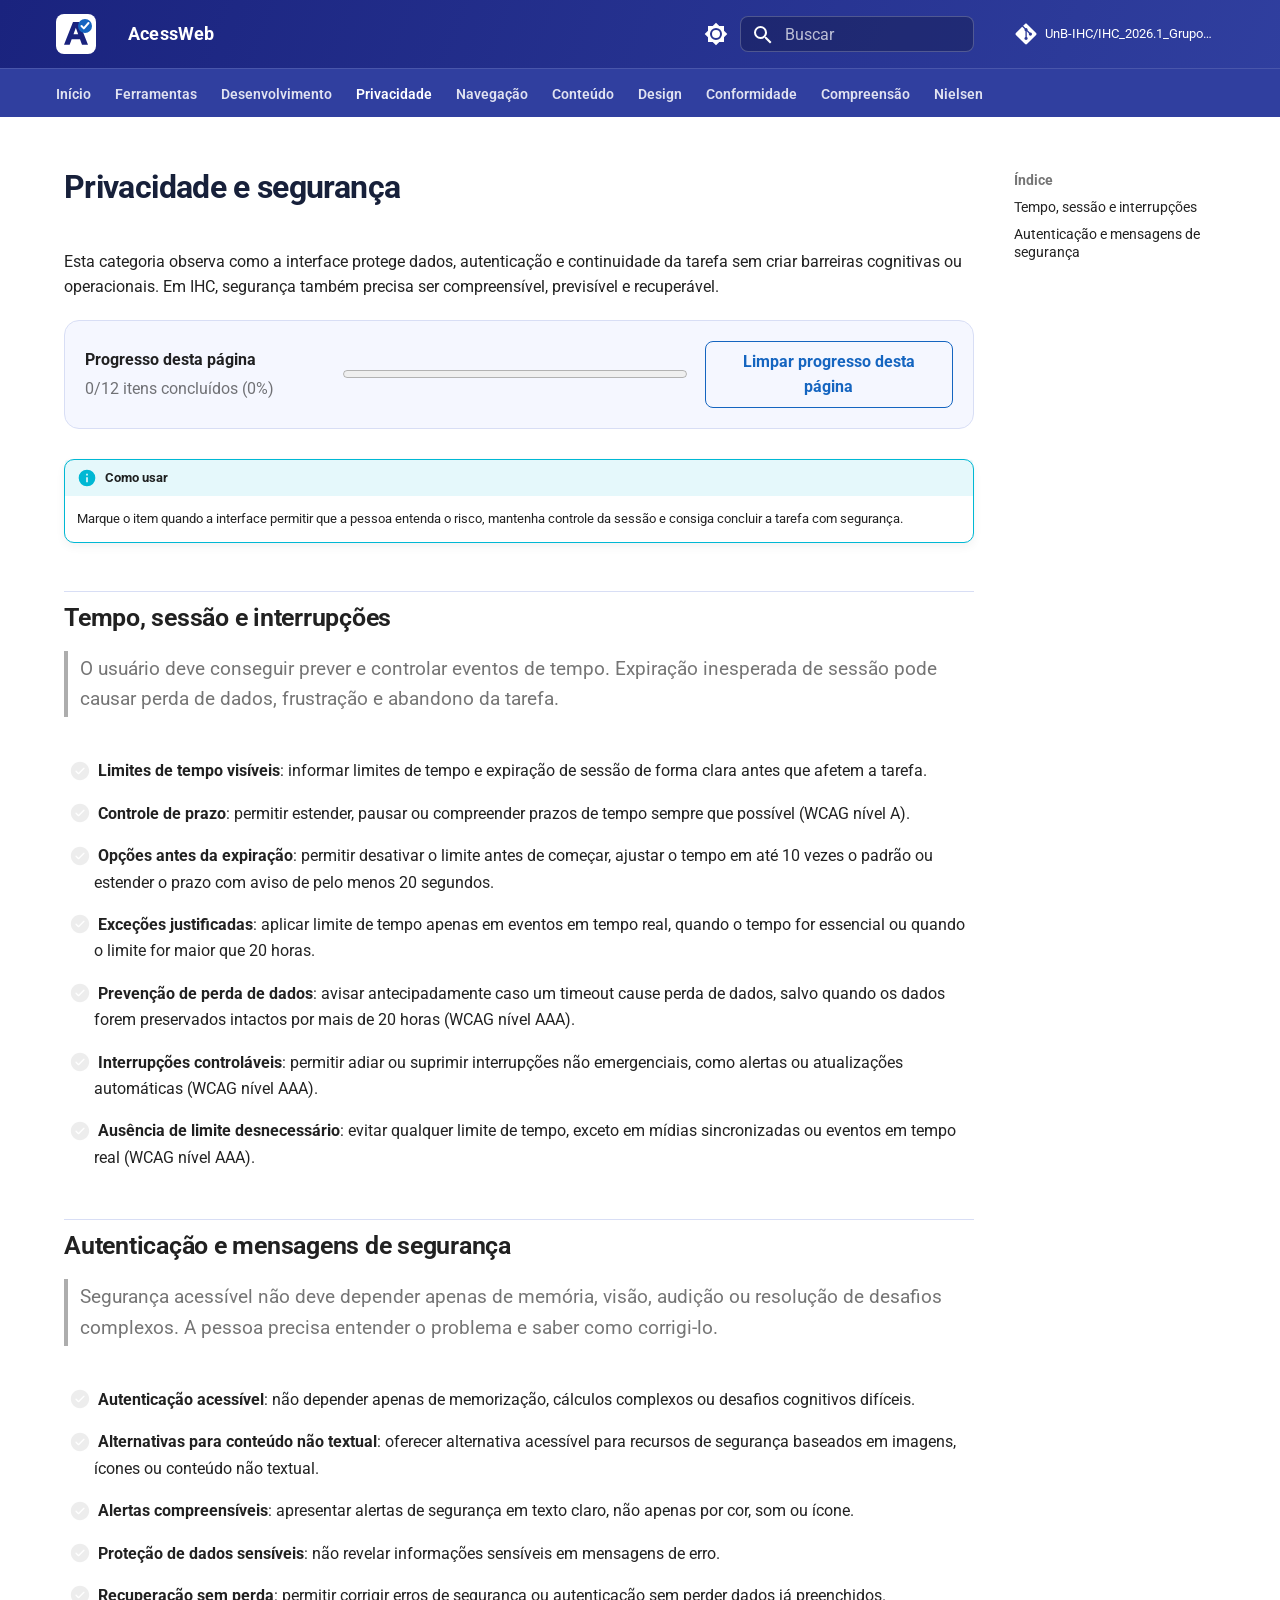
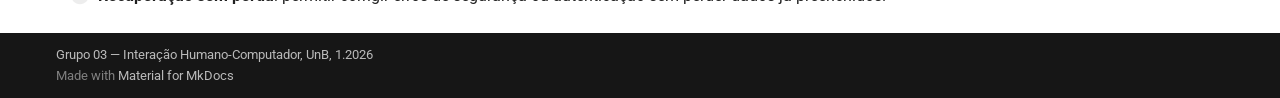
<file: checklist/privacidade-e-seguranca/index.html>
<!doctype html>
<html lang="pt" class="no-js">
  <head>
    
      <meta charset="utf-8">
      <meta name="viewport" content="width=device-width,initial-scale=1">
      
        <meta name="description" content="Checklist interativo de acessibilidade digital">
      
      
      
        <link rel="canonical" href="https://unb-ihc.github.io/IHC_2026.1_Grupo03/checklist/privacidade-e-seguranca/">
      
      
        <link rel="prev" href="../desenvolvimento-e-testes/">
      
      
        <link rel="next" href="../navegacao/">
      
      
        
      
      
      <link rel="icon" href="../../assets/images/acessweb-logo.svg">
      <meta name="generator" content="mkdocs-1.6.1, mkdocs-material-9.7.6">
    
    
      
        <title>Privacidade - AcessWeb</title>
      
    
    
      <link rel="stylesheet" href="../../assets/stylesheets/main.484c7ddc.min.css">
      
        
        <link rel="stylesheet" href="../../assets/stylesheets/palette.ab4e12ef.min.css">
      
      


    
    
      
    
    
      
        
        
        <link rel="preconnect" href="https://fonts.gstatic.com" crossorigin>
        <link rel="stylesheet" href="https://fonts.googleapis.com/css?family=Roboto:300,300i,400,400i,700,700i%7CRoboto+Mono:400,400i,700,700i&display=fallback">
        <style>:root{--md-text-font:"Roboto";--md-code-font:"Roboto Mono"}</style>
      
    
    
      <link rel="stylesheet" href="../../stylesheets/extra.css">
    
    <script>__md_scope=new URL("../..",location),__md_hash=e=>[...e].reduce(((e,_)=>(e<<5)-e+_.charCodeAt(0)),0),__md_get=(e,_=localStorage,t=__md_scope)=>JSON.parse(_.getItem(t.pathname+"."+e)),__md_set=(e,_,t=localStorage,a=__md_scope)=>{try{t.setItem(a.pathname+"."+e,JSON.stringify(_))}catch(e){}}</script>
    
      

    
    
  </head>
  
  
    
    
      
    
    
    
    
    <body dir="ltr" data-md-color-scheme="default" data-md-color-primary="indigo" data-md-color-accent="blue">
  
    
    <input class="md-toggle" data-md-toggle="drawer" type="checkbox" id="__drawer" autocomplete="off">
    <input class="md-toggle" data-md-toggle="search" type="checkbox" id="__search" autocomplete="off">
    <label class="md-overlay" for="__drawer"></label>
    <div data-md-component="skip">
      
        
        <a href="#privacidade-e-seguranca" class="md-skip">
          Pular para conteúdo
        </a>
      
    </div>
    <div data-md-component="announce">
      
    </div>
    
    
      

  

<header class="md-header md-header--shadow md-header--lifted" data-md-component="header">
  <nav class="md-header__inner md-grid" aria-label="Cabeçalho">
    <a href="../.." title="AcessWeb" class="md-header__button md-logo" aria-label="AcessWeb" data-md-component="logo">
      
  <img src="../../assets/images/acessweb-logo.svg" alt="logo">

    </a>
    <label class="md-header__button md-icon" for="__drawer">
      
      <svg xmlns="http://www.w3.org/2000/svg" viewBox="0 0 24 24"><path d="M3 6h18v2H3zm0 5h18v2H3zm0 5h18v2H3z"/></svg>
    </label>
    <div class="md-header__title" data-md-component="header-title">
      <div class="md-header__ellipsis">
        <div class="md-header__topic">
          <span class="md-ellipsis">
            AcessWeb
          </span>
        </div>
        <div class="md-header__topic" data-md-component="header-topic">
          <span class="md-ellipsis">
            
              Privacidade
            
          </span>
        </div>
      </div>
    </div>
    
      
        <form class="md-header__option" data-md-component="palette">
  
    
    
    
    <input class="md-option" data-md-color-media="(prefers-color-scheme: light)" data-md-color-scheme="default" data-md-color-primary="indigo" data-md-color-accent="blue"  aria-label="Ativar modo escuro"  type="radio" name="__palette" id="__palette_0">
    
      <label class="md-header__button md-icon" title="Ativar modo escuro" for="__palette_1" hidden>
        <svg xmlns="http://www.w3.org/2000/svg" viewBox="0 0 24 24"><path d="M12 8a4 4 0 0 0-4 4 4 4 0 0 0 4 4 4 4 0 0 0 4-4 4 4 0 0 0-4-4m0 10a6 6 0 0 1-6-6 6 6 0 0 1 6-6 6 6 0 0 1 6 6 6 6 0 0 1-6 6m8-9.31V4h-4.69L12 .69 8.69 4H4v4.69L.69 12 4 15.31V20h4.69L12 23.31 15.31 20H20v-4.69L23.31 12z"/></svg>
      </label>
    
  
    
    
    
    <input class="md-option" data-md-color-media="(prefers-color-scheme: dark)" data-md-color-scheme="slate" data-md-color-primary="indigo" data-md-color-accent="blue"  aria-label="Ativar modo claro"  type="radio" name="__palette" id="__palette_1">
    
      <label class="md-header__button md-icon" title="Ativar modo claro" for="__palette_0" hidden>
        <svg xmlns="http://www.w3.org/2000/svg" viewBox="0 0 24 24"><path d="M12 18c-.89 0-1.74-.2-2.5-.55C11.56 16.5 13 14.42 13 12s-1.44-4.5-3.5-5.45C10.26 6.2 11.11 6 12 6a6 6 0 0 1 6 6 6 6 0 0 1-6 6m8-9.31V4h-4.69L12 .69 8.69 4H4v4.69L.69 12 4 15.31V20h4.69L12 23.31 15.31 20H20v-4.69L23.31 12z"/></svg>
      </label>
    
  
</form>
      
    
    
      <script>var palette=__md_get("__palette");if(palette&&palette.color){if("(prefers-color-scheme)"===palette.color.media){var media=matchMedia("(prefers-color-scheme: light)"),input=document.querySelector(media.matches?"[data-md-color-media='(prefers-color-scheme: light)']":"[data-md-color-media='(prefers-color-scheme: dark)']");palette.color.media=input.getAttribute("data-md-color-media"),palette.color.scheme=input.getAttribute("data-md-color-scheme"),palette.color.primary=input.getAttribute("data-md-color-primary"),palette.color.accent=input.getAttribute("data-md-color-accent")}for(var[key,value]of Object.entries(palette.color))document.body.setAttribute("data-md-color-"+key,value)}</script>
    
    
    
      
      
        <label class="md-header__button md-icon" for="__search">
          
          <svg xmlns="http://www.w3.org/2000/svg" viewBox="0 0 24 24"><path d="M9.5 3A6.5 6.5 0 0 1 16 9.5c0 1.61-.59 3.09-1.56 4.23l.27.27h.79l5 5-1.5 1.5-5-5v-.79l-.27-.27A6.52 6.52 0 0 1 9.5 16 6.5 6.5 0 0 1 3 9.5 6.5 6.5 0 0 1 9.5 3m0 2C7 5 5 7 5 9.5S7 14 9.5 14 14 12 14 9.5 12 5 9.5 5"/></svg>
        </label>
        <div class="md-search" data-md-component="search" role="dialog">
  <label class="md-search__overlay" for="__search"></label>
  <div class="md-search__inner" role="search">
    <form class="md-search__form" name="search">
      <input type="text" class="md-search__input" name="query" aria-label="Buscar" placeholder="Buscar" autocapitalize="off" autocorrect="off" autocomplete="off" spellcheck="false" data-md-component="search-query" required>
      <label class="md-search__icon md-icon" for="__search">
        
        <svg xmlns="http://www.w3.org/2000/svg" viewBox="0 0 24 24"><path d="M9.5 3A6.5 6.5 0 0 1 16 9.5c0 1.61-.59 3.09-1.56 4.23l.27.27h.79l5 5-1.5 1.5-5-5v-.79l-.27-.27A6.52 6.52 0 0 1 9.5 16 6.5 6.5 0 0 1 3 9.5 6.5 6.5 0 0 1 9.5 3m0 2C7 5 5 7 5 9.5S7 14 9.5 14 14 12 14 9.5 12 5 9.5 5"/></svg>
        
        <svg xmlns="http://www.w3.org/2000/svg" viewBox="0 0 24 24"><path d="M20 11v2H8l5.5 5.5-1.42 1.42L4.16 12l7.92-7.92L13.5 5.5 8 11z"/></svg>
      </label>
      <nav class="md-search__options" aria-label="Pesquisar">
        
        <button type="reset" class="md-search__icon md-icon" title="Limpar" aria-label="Limpar" tabindex="-1">
          
          <svg xmlns="http://www.w3.org/2000/svg" viewBox="0 0 24 24"><path d="M19 6.41 17.59 5 12 10.59 6.41 5 5 6.41 10.59 12 5 17.59 6.41 19 12 13.41 17.59 19 19 17.59 13.41 12z"/></svg>
        </button>
      </nav>
      
        <div class="md-search__suggest" data-md-component="search-suggest"></div>
      
    </form>
    <div class="md-search__output">
      <div class="md-search__scrollwrap" tabindex="0" data-md-scrollfix>
        <div class="md-search-result" data-md-component="search-result">
          <div class="md-search-result__meta">
            Inicializando busca
          </div>
          <ol class="md-search-result__list" role="presentation"></ol>
        </div>
      </div>
    </div>
  </div>
</div>
      
    
    
      <div class="md-header__source">
        <a href="https://github.com/UnB-IHC/IHC_2026.1_Grupo03" title="Ir para repositório" class="md-source" data-md-component="source">
  <div class="md-source__icon md-icon">
    
    <svg xmlns="http://www.w3.org/2000/svg" viewBox="0 0 448 512"><!--! Font Awesome Free 7.1.0 by @fontawesome - https://fontawesome.com License - https://fontawesome.com/license/free (Icons: CC BY 4.0, Fonts: SIL OFL 1.1, Code: MIT License) Copyright 2025 Fonticons, Inc.--><path d="M439.6 236.1 244 40.5c-5.4-5.5-12.8-8.5-20.4-8.5s-15 3-20.4 8.4L162.5 81l51.5 51.5c27.1-9.1 52.7 16.8 43.4 43.7l49.7 49.7c34.2-11.8 61.2 31 35.5 56.7-26.5 26.5-70.2-2.9-56-37.3L240.3 199v121.9c25.3 12.5 22.3 41.8 9.1 55-6.4 6.4-15.2 10.1-24.3 10.1s-17.8-3.6-24.3-10.1c-17.6-17.6-11.1-46.9 11.2-56v-123c-20.8-8.5-24.6-30.7-18.6-45L142.6 101 8.5 235.1C3 240.6 0 247.9 0 255.5s3 15 8.5 20.4l195.6 195.7c5.4 5.4 12.7 8.4 20.4 8.4s15-3 20.4-8.4l194.7-194.7c5.4-5.4 8.4-12.8 8.4-20.4s-3-15-8.4-20.4"/></svg>
  </div>
  <div class="md-source__repository">
    UnB-IHC/IHC_2026.1_Grupo03
  </div>
</a>
      </div>
    
  </nav>
  
    
      
<nav class="md-tabs" aria-label="Abas" data-md-component="tabs">
  <div class="md-grid">
    <ul class="md-tabs__list">
      
        
  
  
  
  
    <li class="md-tabs__item">
      <a href="../.." class="md-tabs__link">
        
  
  
    
  
  Início

      </a>
    </li>
  

      
        
  
  
  
  
    <li class="md-tabs__item">
      <a href="../../ferramentas/" class="md-tabs__link">
        
  
  
    
  
  Ferramentas

      </a>
    </li>
  

      
        
  
  
  
  
    <li class="md-tabs__item">
      <a href="../desenvolvimento-e-testes/" class="md-tabs__link">
        
  
  
    
  
  Desenvolvimento

      </a>
    </li>
  

      
        
  
  
  
    
  
  
    <li class="md-tabs__item md-tabs__item--active">
      <a href="./" class="md-tabs__link">
        
  
  
    
  
  Privacidade

      </a>
    </li>
  

      
        
  
  
  
  
    <li class="md-tabs__item">
      <a href="../navegacao/" class="md-tabs__link">
        
  
  
    
  
  Navegação

      </a>
    </li>
  

      
        
  
  
  
  
    <li class="md-tabs__item">
      <a href="../conteudo/" class="md-tabs__link">
        
  
  
    
  
  Conteúdo

      </a>
    </li>
  

      
        
  
  
  
  
    <li class="md-tabs__item">
      <a href="../design/" class="md-tabs__link">
        
  
  
    
  
  Design

      </a>
    </li>
  

      
        
  
  
  
  
    <li class="md-tabs__item">
      <a href="../conformidade-e-robustez/" class="md-tabs__link">
        
  
  
    
  
  Conformidade

      </a>
    </li>
  

      
        
  
  
  
  
    <li class="md-tabs__item">
      <a href="../compreensao-e-entrada/" class="md-tabs__link">
        
  
  
    
  
  Compreensão

      </a>
    </li>
  

      
        
  
  
  
  
    <li class="md-tabs__item">
      <a href="../heuristicas-de-nielsen/" class="md-tabs__link">
        
  
  
    
  
  Nielsen

      </a>
    </li>
  

      
    </ul>
  </div>
</nav>
    
  
</header>
    
    <div class="md-container" data-md-component="container">
      
      
        
      
      <main class="md-main" data-md-component="main">
        <div class="md-main__inner md-grid">
          
            
              
              <div class="md-sidebar md-sidebar--primary" data-md-component="sidebar" data-md-type="navigation" >
                <div class="md-sidebar__scrollwrap">
                  <div class="md-sidebar__inner">
                    


  


<nav class="md-nav md-nav--primary md-nav--lifted" aria-label="Navegação" data-md-level="0">
  <label class="md-nav__title" for="__drawer">
    <a href="../.." title="AcessWeb" class="md-nav__button md-logo" aria-label="AcessWeb" data-md-component="logo">
      
  <img src="../../assets/images/acessweb-logo.svg" alt="logo">

    </a>
    AcessWeb
  </label>
  
    <div class="md-nav__source">
      <a href="https://github.com/UnB-IHC/IHC_2026.1_Grupo03" title="Ir para repositório" class="md-source" data-md-component="source">
  <div class="md-source__icon md-icon">
    
    <svg xmlns="http://www.w3.org/2000/svg" viewBox="0 0 448 512"><!--! Font Awesome Free 7.1.0 by @fontawesome - https://fontawesome.com License - https://fontawesome.com/license/free (Icons: CC BY 4.0, Fonts: SIL OFL 1.1, Code: MIT License) Copyright 2025 Fonticons, Inc.--><path d="M439.6 236.1 244 40.5c-5.4-5.5-12.8-8.5-20.4-8.5s-15 3-20.4 8.4L162.5 81l51.5 51.5c27.1-9.1 52.7 16.8 43.4 43.7l49.7 49.7c34.2-11.8 61.2 31 35.5 56.7-26.5 26.5-70.2-2.9-56-37.3L240.3 199v121.9c25.3 12.5 22.3 41.8 9.1 55-6.4 6.4-15.2 10.1-24.3 10.1s-17.8-3.6-24.3-10.1c-17.6-17.6-11.1-46.9 11.2-56v-123c-20.8-8.5-24.6-30.7-18.6-45L142.6 101 8.5 235.1C3 240.6 0 247.9 0 255.5s3 15 8.5 20.4l195.6 195.7c5.4 5.4 12.7 8.4 20.4 8.4s15-3 20.4-8.4l194.7-194.7c5.4-5.4 8.4-12.8 8.4-20.4s-3-15-8.4-20.4"/></svg>
  </div>
  <div class="md-source__repository">
    UnB-IHC/IHC_2026.1_Grupo03
  </div>
</a>
    </div>
  
  <ul class="md-nav__list" data-md-scrollfix>
    
      
      
  
  
  
  
    <li class="md-nav__item">
      <a href="../.." class="md-nav__link">
        
  
  
  <span class="md-ellipsis">
    
  
    Início
  

    
  </span>
  
  

      </a>
    </li>
  

    
      
      
  
  
  
  
    <li class="md-nav__item">
      <a href="../../ferramentas/" class="md-nav__link">
        
  
  
  <span class="md-ellipsis">
    
  
    Ferramentas
  

    
  </span>
  
  

      </a>
    </li>
  

    
      
      
  
  
  
  
    <li class="md-nav__item">
      <a href="../desenvolvimento-e-testes/" class="md-nav__link">
        
  
  
  <span class="md-ellipsis">
    
  
    Desenvolvimento
  

    
  </span>
  
  

      </a>
    </li>
  

    
      
      
  
  
    
  
  
  
    <li class="md-nav__item md-nav__item--active">
      
      <input class="md-nav__toggle md-toggle" type="checkbox" id="__toc">
      
      
        
      
      
        <label class="md-nav__link md-nav__link--active" for="__toc">
          
  
  
  <span class="md-ellipsis">
    
  
    Privacidade
  

    
  </span>
  
  

          <span class="md-nav__icon md-icon"></span>
        </label>
      
      <a href="./" class="md-nav__link md-nav__link--active">
        
  
  
  <span class="md-ellipsis">
    
  
    Privacidade
  

    
  </span>
  
  

      </a>
      
        

<nav class="md-nav md-nav--secondary" aria-label="Índice">
  
  
  
    
  
  
    <label class="md-nav__title" for="__toc">
      <span class="md-nav__icon md-icon"></span>
      Índice
    </label>
    <ul class="md-nav__list" data-md-component="toc" data-md-scrollfix>
      
        <li class="md-nav__item">
  <a href="#tempo-sessao-e-interrupcoes" class="md-nav__link">
    <span class="md-ellipsis">
      
        Tempo, sessão e interrupções
      
    </span>
  </a>
  
</li>
      
        <li class="md-nav__item">
  <a href="#autenticacao-e-mensagens-de-seguranca" class="md-nav__link">
    <span class="md-ellipsis">
      
        Autenticação e mensagens de segurança
      
    </span>
  </a>
  
</li>
      
    </ul>
  
</nav>
      
    </li>
  

    
      
      
  
  
  
  
    <li class="md-nav__item">
      <a href="../navegacao/" class="md-nav__link">
        
  
  
  <span class="md-ellipsis">
    
  
    Navegação
  

    
  </span>
  
  

      </a>
    </li>
  

    
      
      
  
  
  
  
    <li class="md-nav__item">
      <a href="../conteudo/" class="md-nav__link">
        
  
  
  <span class="md-ellipsis">
    
  
    Conteúdo
  

    
  </span>
  
  

      </a>
    </li>
  

    
      
      
  
  
  
  
    <li class="md-nav__item">
      <a href="../design/" class="md-nav__link">
        
  
  
  <span class="md-ellipsis">
    
  
    Design
  

    
  </span>
  
  

      </a>
    </li>
  

    
      
      
  
  
  
  
    <li class="md-nav__item">
      <a href="../conformidade-e-robustez/" class="md-nav__link">
        
  
  
  <span class="md-ellipsis">
    
  
    Conformidade
  

    
  </span>
  
  

      </a>
    </li>
  

    
      
      
  
  
  
  
    <li class="md-nav__item">
      <a href="../compreensao-e-entrada/" class="md-nav__link">
        
  
  
  <span class="md-ellipsis">
    
  
    Compreensão
  

    
  </span>
  
  

      </a>
    </li>
  

    
      
      
  
  
  
  
    <li class="md-nav__item">
      <a href="../heuristicas-de-nielsen/" class="md-nav__link">
        
  
  
  <span class="md-ellipsis">
    
  
    Nielsen
  

    
  </span>
  
  

      </a>
    </li>
  

    
  </ul>
</nav>
                  </div>
                </div>
              </div>
            
            
              
              <div class="md-sidebar md-sidebar--secondary" data-md-component="sidebar" data-md-type="toc" >
                <div class="md-sidebar__scrollwrap">
                  <div class="md-sidebar__inner">
                    

<nav class="md-nav md-nav--secondary" aria-label="Índice">
  
  
  
    
  
  
    <label class="md-nav__title" for="__toc">
      <span class="md-nav__icon md-icon"></span>
      Índice
    </label>
    <ul class="md-nav__list" data-md-component="toc" data-md-scrollfix>
      
        <li class="md-nav__item">
  <a href="#tempo-sessao-e-interrupcoes" class="md-nav__link">
    <span class="md-ellipsis">
      
        Tempo, sessão e interrupções
      
    </span>
  </a>
  
</li>
      
        <li class="md-nav__item">
  <a href="#autenticacao-e-mensagens-de-seguranca" class="md-nav__link">
    <span class="md-ellipsis">
      
        Autenticação e mensagens de segurança
      
    </span>
  </a>
  
</li>
      
    </ul>
  
</nav>
                  </div>
                </div>
              </div>
            
          
          
            <div class="md-content" data-md-component="content">
              
              <article class="md-content__inner md-typeset">
                
                  


  
  


<h1 id="privacidade-e-seguranca">Privacidade e segurança</h1>
<p>Esta categoria observa como a interface protege dados, autenticação e continuidade da tarefa sem criar barreiras cognitivas ou operacionais. Em IHC, segurança também precisa ser compreensível, previsível e recuperável.</p>
<div class="checklist-progress" data-checklist-progress>
  <div>
    <strong>Progresso desta página</strong>
    <span data-checklist-count>0/0 itens concluídos</span>
  </div>
  <progress max="100" value="0" data-checklist-bar aria-label="Progresso do checklist desta página"></progress>
  <button type="button" data-checklist-reset>Limpar progresso desta página</button>
</div>

<div class="admonition info">
<p class="admonition-title">Como usar</p>
<p>Marque o item quando a interface permitir que a pessoa entenda o risco, mantenha controle da sessão e consiga concluir a tarefa com segurança.</p>
</div>
<h2 id="tempo-sessao-e-interrupcoes">Tempo, sessão e interrupções</h2>
<blockquote>
<p>O usuário deve conseguir prever e controlar eventos de tempo. Expiração inesperada de sessão pode causar perda de dados, frustração e abandono da tarefa.</p>
</blockquote>
<ul class="task-list">
<li class="task-list-item"><label class="task-list-control"><input type="checkbox"/><span class="task-list-indicator"></span></label> <strong>Limites de tempo visíveis</strong>: informar limites de tempo e expiração de sessão de forma clara antes que afetem a tarefa.</li>
<li class="task-list-item"><label class="task-list-control"><input type="checkbox"/><span class="task-list-indicator"></span></label> <strong>Controle de prazo</strong>: permitir estender, pausar ou compreender prazos de tempo sempre que possível (WCAG nível A).</li>
<li class="task-list-item"><label class="task-list-control"><input type="checkbox"/><span class="task-list-indicator"></span></label> <strong>Opções antes da expiração</strong>: permitir desativar o limite antes de começar, ajustar o tempo em até 10 vezes o padrão ou estender o prazo com aviso de pelo menos 20 segundos.</li>
<li class="task-list-item"><label class="task-list-control"><input type="checkbox"/><span class="task-list-indicator"></span></label> <strong>Exceções justificadas</strong>: aplicar limite de tempo apenas em eventos em tempo real, quando o tempo for essencial ou quando o limite for maior que 20 horas.</li>
<li class="task-list-item"><label class="task-list-control"><input type="checkbox"/><span class="task-list-indicator"></span></label> <strong>Prevenção de perda de dados</strong>: avisar antecipadamente caso um timeout cause perda de dados, salvo quando os dados forem preservados intactos por mais de 20 horas (WCAG nível AAA).</li>
<li class="task-list-item"><label class="task-list-control"><input type="checkbox"/><span class="task-list-indicator"></span></label> <strong>Interrupções controláveis</strong>: permitir adiar ou suprimir interrupções não emergenciais, como alertas ou atualizações automáticas (WCAG nível AAA).</li>
<li class="task-list-item"><label class="task-list-control"><input type="checkbox"/><span class="task-list-indicator"></span></label> <strong>Ausência de limite desnecessário</strong>: evitar qualquer limite de tempo, exceto em mídias sincronizadas ou eventos em tempo real (WCAG nível AAA).</li>
</ul>
<h2 id="autenticacao-e-mensagens-de-seguranca">Autenticação e mensagens de segurança</h2>
<blockquote>
<p>Segurança acessível não deve depender apenas de memória, visão, audição ou resolução de desafios complexos. A pessoa precisa entender o problema e saber como corrigi-lo.</p>
</blockquote>
<ul class="task-list">
<li class="task-list-item"><label class="task-list-control"><input type="checkbox"/><span class="task-list-indicator"></span></label> <strong>Autenticação acessível</strong>: não depender apenas de memorização, cálculos complexos ou desafios cognitivos difíceis.</li>
<li class="task-list-item"><label class="task-list-control"><input type="checkbox"/><span class="task-list-indicator"></span></label> <strong>Alternativas para conteúdo não textual</strong>: oferecer alternativa acessível para recursos de segurança baseados em imagens, ícones ou conteúdo não textual.</li>
<li class="task-list-item"><label class="task-list-control"><input type="checkbox"/><span class="task-list-indicator"></span></label> <strong>Alertas compreensíveis</strong>: apresentar alertas de segurança em texto claro, não apenas por cor, som ou ícone.</li>
<li class="task-list-item"><label class="task-list-control"><input type="checkbox"/><span class="task-list-indicator"></span></label> <strong>Proteção de dados sensíveis</strong>: não revelar informações sensíveis em mensagens de erro.</li>
<li class="task-list-item"><label class="task-list-control"><input type="checkbox"/><span class="task-list-indicator"></span></label> <strong>Recuperação sem perda</strong>: permitir corrigir erros de segurança ou autenticação sem perder dados já preenchidos.</li>
</ul>












                
              </article>
            </div>
          
          
<script>var target=document.getElementById(location.hash.slice(1));target&&target.name&&(target.checked=target.name.startsWith("__tabbed_"))</script>
        </div>
        
          <button type="button" class="md-top md-icon" data-md-component="top" hidden>
  
  <svg xmlns="http://www.w3.org/2000/svg" viewBox="0 0 24 24"><path d="M13 20h-2V8l-5.5 5.5-1.42-1.42L12 4.16l7.92 7.92-1.42 1.42L13 8z"/></svg>
  Voltar para o topo
</button>
        
      </main>
      
        <footer class="md-footer">
  
  <div class="md-footer-meta md-typeset">
    <div class="md-footer-meta__inner md-grid">
      <div class="md-copyright">
  
    <div class="md-copyright__highlight">
      Grupo 03 — Interação Humano-Computador, UnB, 1.2026
    </div>
  
  
    Made with
    <a href="https://squidfunk.github.io/mkdocs-material/" target="_blank" rel="noopener">
      Material for MkDocs
    </a>
  
</div>
      
    </div>
  </div>
</footer>
      
    </div>
    <div class="md-dialog" data-md-component="dialog">
      <div class="md-dialog__inner md-typeset"></div>
    </div>
    
    
    
      
      
      <script id="__config" type="application/json">{"annotate": null, "base": "../..", "features": ["navigation.tabs", "navigation.tabs.sticky", "navigation.sections", "navigation.top", "navigation.tracking", "search.highlight", "search.suggest", "toc.follow"], "search": "../../assets/javascripts/workers/search.2c215733.min.js", "tags": null, "translations": {"clipboard.copied": "Copiado para \u00e1rea de transfer\u00eancia", "clipboard.copy": "Copiar para \u00e1rea de transfer\u00eancia", "search.result.more.one": "mais 1 nesta p\u00e1gina", "search.result.more.other": "# mais nesta p\u00e1gina", "search.result.none": "Nenhum documento encontrado", "search.result.one": "1 documento encontrado", "search.result.other": "# documentos encontrados", "search.result.placeholder": "Digite para iniciar a busca", "search.result.term.missing": "Ausente", "select.version": "Selecione a vers\u00e3o"}, "version": null}</script>
    
    
      <script src="../../assets/javascripts/bundle.79ae519e.min.js"></script>
      
        <script src="../../javascripts/checklist-progress.js"></script>
      
    
  </body>
</html>
</file>
<file: stylesheets/extra.css>
:root {
  --acessweb-indigo: #303f9f;
  --acessweb-indigo-dark: #1a237e;
  --acessweb-blue: #1565c0;
  --acessweb-cyan: #4fc3f7;
  --acessweb-surface: #f5f7ff;
  --acessweb-border: #d8def5;
  --acessweb-text: #17203a;
}

[data-md-color-scheme="default"] {
  --md-primary-fg-color: var(--acessweb-indigo);
  --md-primary-fg-color--light: #5c6bc0;
  --md-primary-fg-color--dark: var(--acessweb-indigo-dark);
  --md-accent-fg-color: var(--acessweb-blue);
  --md-typeset-a-color: #0d47a1;
}

[data-md-color-scheme="slate"] {
  --md-primary-fg-color: #283593;
  --md-primary-fg-color--light: #5c6bc0;
  --md-primary-fg-color--dark: #121858;
  --md-accent-fg-color: #64b5f6;
  --md-typeset-a-color: #90caf9;
  --acessweb-surface: #202338;
  --acessweb-border: #3d4264;
  --acessweb-text: #f2f4ff;
}

html {
  scroll-behavior: smooth;
}

*:focus-visible {
  outline: 0.18rem solid #ffca28;
  outline-offset: 0.15rem;
}

.md-header {
  background: linear-gradient(110deg, var(--acessweb-indigo-dark), var(--acessweb-indigo));
  box-shadow: none;
}

.md-header__inner {
  min-height: 3.4rem;
}

.md-header__button.md-logo img,
.md-header__button.md-logo svg {
  height: 2rem;
  width: 2rem;
}

.md-header__title {
  font-weight: 700;
  letter-spacing: 0.01em;
}

.md-search__form {
  background-color: rgb(0 0 0 / 22%);
  border: 1px solid rgb(255 255 255 / 22%);
  border-radius: 0.4rem;
}

.md-search__form:hover,
.md-search__form:focus-within {
  background-color: rgb(255 255 255 / 16%);
}

.md-tabs {
  background-color: var(--acessweb-indigo);
  border-top: 1px solid rgb(255 255 255 / 12%);
}

.md-tabs__link {
  font-weight: 600;
  opacity: 0.85;
}

.md-tabs__link--active,
.md-tabs__link:hover {
  opacity: 1;
}

.md-main__inner {
  margin-top: 1.5rem;
}

.md-grid {
  max-width: 60rem;
}

@media screen and (min-width: 76.25em) {
  .md-sidebar--primary {
    display: none;
  }

  .md-content {
    margin-left: 0;
  }

  .md-content__inner {
    margin-left: 1.5rem;
    margin-right: 1.5rem;
  }
}

.md-typeset h1 {
  color: var(--acessweb-text);
  font-weight: 700;
  letter-spacing: -0.02em;
}

.md-typeset h2 {
  font-weight: 650;
  margin-top: 2.4rem;
  padding-top: 0.4rem;
}

.md-typeset h2:not(:first-child) {
  border-top: 1px solid var(--acessweb-border);
}

.md-typeset blockquote {
  border-left: 0.18rem solid var(--md-accent-fg-color);
  color: var(--md-default-fg-color--light);
  font-size: 0.95rem;
  margin: 0.75rem 0 1.25rem;
  padding: 0.15rem 0 0.15rem 1rem;
}

.md-typeset blockquote p {
  margin: 0;
}

.acessweb-hero {
  align-items: center;
  background:
    radial-gradient(circle at 85% 15%, rgb(79 195 247 / 24%), transparent 28%),
    linear-gradient(135deg, var(--acessweb-indigo-dark), var(--acessweb-indigo));
  border-radius: 1rem;
  color: #fff;
  display: grid;
  gap: 2rem;
  grid-template-columns: minmax(0, 1.35fr) minmax(12rem, 0.65fr);
  margin: 0 0 2.5rem;
  overflow: hidden;
  padding: clamp(2rem, 5vw, 4.5rem);
  position: relative;
}

.acessweb-hero::after {
  border: 2px solid rgb(255 255 255 / 14%);
  border-radius: 50%;
  content: "";
  height: 14rem;
  position: absolute;
  right: -5rem;
  top: -6rem;
  width: 14rem;
}

.acessweb-hero__eyebrow {
  color: #bbdefb;
  font-size: 0.75rem;
  font-weight: 700;
  letter-spacing: 0.12em;
  margin: 0 0 0.5rem;
  text-transform: uppercase;
}

.acessweb-hero h1 {
  color: #fff;
  font-size: clamp(2.4rem, 6vw, 4.5rem);
  line-height: 1;
  margin: 0;
}

.acessweb-hero h1 span {
  white-space: nowrap;
}

.acessweb-title__break {
  display: block;
}

.acessweb-hero__lead {
  color: #fff;
  font-size: clamp(1rem, 2vw, 1.25rem);
  line-height: 1.55;
  margin: 1rem 0 1.5rem;
  max-width: 36rem;
}

.acessweb-hero__actions {
  display: flex;
  flex-wrap: wrap;
  gap: 0.75rem;
}

.acessweb-button {
  align-items: center;
  border: 2px solid #fff;
  border-radius: 0.45rem;
  color: #fff !important;
  display: inline-flex;
  font-weight: 700;
  min-height: 2.65rem;
  padding: 0.55rem 1rem;
  text-decoration: none;
  transition: background-color 120ms ease, color 120ms ease, transform 120ms ease;
}

.acessweb-button--primary {
  background-color: #fff;
  color: var(--acessweb-indigo-dark) !important;
}

.acessweb-button:hover {
  background-color: #e3f2fd;
  color: var(--acessweb-indigo-dark) !important;
  transform: translateY(-1px);
}

.acessweb-hero__mark {
  align-items: center;
  display: flex;
  justify-content: center;
  min-height: 12rem;
  position: relative;
  z-index: 1;
}

.acessweb-hero__mark img {
  filter: drop-shadow(0 1rem 1.5rem rgb(0 0 0 / 20%));
  height: auto;
  max-width: 15rem;
  width: 100%;
}

.acessweb-intro {
  font-size: 1.05rem;
  line-height: 1.75;
  max-width: 46rem;
}

.acessweb-grid {
  display: grid;
  gap: 1rem;
  grid-template-columns: repeat(2, minmax(0, 1fr));
  margin: 1.25rem 0 2.5rem;
}

.acessweb-card {
  background-color: var(--acessweb-surface);
  border: 1px solid var(--acessweb-border);
  border-radius: 0.75rem;
  color: var(--acessweb-text) !important;
  display: block;
  min-height: 9rem;
  padding: 1.35rem;
  text-decoration: none;
  transition: border-color 120ms ease, box-shadow 120ms ease, transform 120ms ease;
}

.acessweb-card:hover {
  border-color: var(--md-accent-fg-color);
  box-shadow: 0 0.6rem 1.5rem rgb(27 39 94 / 12%);
  transform: translateY(-2px);
}

.acessweb-card__number {
  color: var(--md-accent-fg-color);
  display: block;
  font-size: 0.75rem;
  font-weight: 800;
  letter-spacing: 0.1em;
  margin-bottom: 0.65rem;
}

.acessweb-card strong {
  display: block;
  font-size: 1.05rem;
  margin-bottom: 0.35rem;
}

.acessweb-card p {
  color: var(--md-default-fg-color--light);
  line-height: 1.5;
  margin: 0;
}

.acessweb-team {
  display: grid;
  gap: 1rem;
  grid-template-columns: repeat(auto-fill, minmax(15rem, 1fr));
  list-style: none;
  margin: 1.5rem 0 2rem;
  padding: 0;
}

.acessweb-member {
  align-items: center;
  background-color: var(--acessweb-surface);
  border: 1px solid var(--acessweb-border);
  border-radius: 0.85rem;
  box-shadow: 0 0.25rem 0.75rem rgb(27 39 94 / 6%);
  color: var(--acessweb-text) !important;
  display: flex;
  flex-direction: column;
  gap: 0.35rem;
  padding: 1.25rem 1rem 1rem;
  text-align: center;
  text-decoration: none !important;
  transition: border-color 150ms ease, box-shadow 150ms ease, transform 150ms ease;
}

.acessweb-member:hover,
.acessweb-member:focus-visible {
  border-color: var(--md-accent-fg-color);
  box-shadow: 0 0.75rem 1.75rem rgb(27 39 94 / 18%);
  transform: translateY(-2px);
}

.acessweb-member__avatar {
  aspect-ratio: 1 / 1;
  background-color: #fff;
  border: 0.18rem solid var(--acessweb-border);
  border-radius: 50%;
  height: auto;
  margin-bottom: 0.4rem;
  object-fit: cover;
  width: 6.5rem;
}

.acessweb-member__name {
  color: var(--acessweb-text);
  font-size: 1.05rem;
  font-weight: 700;
  line-height: 1.25;
  margin: 0;
}

.acessweb-member__role {
  color: var(--md-primary-fg-color);
  font-size: 0.8rem;
  font-weight: 600;
  letter-spacing: 0.04em;
  text-transform: uppercase;
}

.acessweb-member__handle {
  color: var(--md-default-fg-color--light, #5f6b85);
  font-family: var(--md-code-font, "JetBrains Mono", monospace);
  font-size: 0.78rem;
  margin-top: 0.1rem;
  opacity: 0.85;
}

@media (max-width: 30em) {
  .acessweb-team {
    grid-template-columns: repeat(auto-fill, minmax(11rem, 1fr));
    gap: 0.75rem;
  }

  .acessweb-member__avatar {
    width: 5.5rem;
  }
}

.acessweb-tools {
  display: grid;
  gap: 1rem;
  grid-template-columns: repeat(auto-fit, minmax(18rem, 1fr));
  margin: 1.25rem 0 2rem;
  padding: 0;
}

.acessweb-tools__group {
  background-color: var(--acessweb-surface);
  border: 1px solid var(--acessweb-border);
  border-radius: 0.85rem;
  padding: 1.1rem 1.25rem 1.25rem;
  transition: border-color 150ms ease, box-shadow 150ms ease;
}

.acessweb-tools__group:hover,
.acessweb-tools__group:focus-within {
  border-color: var(--md-accent-fg-color);
  box-shadow: 0 0.75rem 1.75rem rgb(27 39 94 / 14%);
}

.acessweb-tools__header {
  border-bottom: 1px solid var(--acessweb-border);
  margin-bottom: 0.85rem;
  padding-bottom: 0.65rem;
}

.acessweb-tools__header h3 {
  color: var(--md-primary-fg-color);
  font-size: 1.05rem;
  margin: 0 0 0.15rem;
}

.acessweb-tools__header p {
  color: var(--md-default-fg-color--light, #5f6b85);
  font-size: 0.8rem;
  margin: 0;
}

.acessweb-tools__list {
  display: flex;
  flex-direction: column;
  gap: 0.75rem;
  list-style: none;
  margin: 0;
  padding: 0;
}

.acessweb-tools__item {
  background-color: var(--md-default-bg-color, #fff);
  border: 1px solid var(--acessweb-border);
  border-radius: 0.6rem;
  padding: 0.75rem 0.9rem;
}

[data-md-color-scheme="slate"] .acessweb-tools__item {
  background-color: rgb(255 255 255 / 4%);
}

.acessweb-tools__item-head {
  align-items: center;
  display: flex;
  flex-wrap: wrap;
  gap: 0.5rem;
  justify-content: space-between;
  margin-bottom: 0.35rem;
}

.acessweb-tools__item-head strong {
  color: var(--acessweb-text);
  font-size: 1rem;
}

.acessweb-tools__item p {
  color: var(--acessweb-text);
  font-size: 0.88rem;
  line-height: 1.5;
  margin: 0 0 0.4rem;
}

.acessweb-tools__meta {
  color: var(--md-default-fg-color--light, #5f6b85) !important;
  font-size: 0.78rem !important;
  margin: 0 !important;
}

.acessweb-tools__meta kbd {
  background-color: var(--acessweb-surface);
  border: 1px solid var(--acessweb-border);
  border-radius: 0.25rem;
  font-family: var(--md-code-font, "JetBrains Mono", monospace);
  font-size: 0.72rem;
  padding: 0.05rem 0.35rem;
}

.acessweb-tools__badge {
  border-radius: 999px;
  font-size: 0.7rem;
  font-weight: 700;
  letter-spacing: 0.04em;
  padding: 0.18rem 0.55rem;
  text-transform: uppercase;
}

.acessweb-tools__badge--auto {
  background-color: rgb(21 101 192 / 12%);
  color: var(--acessweb-blue);
}

.acessweb-tools__badge--screen-reader {
  background-color: rgb(48 63 159 / 14%);
  color: var(--acessweb-indigo);
}

[data-md-color-scheme="slate"] .acessweb-tools__badge--auto {
  background-color: rgb(79 195 247 / 18%);
  color: #b3e5fc;
}

[data-md-color-scheme="slate"] .acessweb-tools__badge--screen-reader {
  background-color: rgb(140 158 255 / 18%);
  color: #c5cae9;
}

.acessweb-references {
  display: grid;
  gap: 1rem;
  grid-template-columns: repeat(auto-fit, minmax(20rem, 1fr));
  list-style: none;
  margin: 1.25rem 0 2rem;
  padding: 0;
}

.acessweb-reference {
  background-color: var(--acessweb-surface);
  border: 1px solid var(--acessweb-border);
  border-left: 0.25rem solid var(--md-accent-fg-color);
  border-radius: 0.75rem;
  display: flex;
  flex-direction: column;
  gap: 0.5rem;
  padding: 1.1rem 1.25rem 1.25rem;
  transition: border-color 150ms ease, box-shadow 150ms ease;
}

.acessweb-reference:hover,
.acessweb-reference:focus-within {
  border-color: var(--md-accent-fg-color);
  border-left-color: var(--md-primary-fg-color);
  box-shadow: 0 0.75rem 1.75rem rgb(27 39 94 / 14%);
}

.acessweb-reference h3 {
  color: var(--md-primary-fg-color);
  font-size: 1.1rem;
  margin: 0;
}

.acessweb-reference p {
  color: var(--acessweb-text);
  font-size: 0.92rem;
  line-height: 1.55;
  margin: 0;
}

.acessweb-reference__meta {
  display: flex;
  flex-direction: column;
  gap: 0.2rem;
  list-style: none;
  margin: 0;
  padding: 0;
}

.acessweb-reference__meta li {
  color: var(--md-default-fg-color--light, #5f6b85);
  font-size: 0.82rem;
}

.acessweb-reference__meta li strong {
  color: var(--acessweb-text);
  font-weight: 600;
  margin-right: 0.25rem;
}

.acessweb-reference__links {
  border-top: 1px solid var(--acessweb-border);
  font-size: 0.85rem !important;
  margin-top: auto !important;
  padding-top: 0.6rem;
}

.checklist-index-grid {
  display: grid;
  gap: 1rem;
  grid-template-columns: repeat(auto-fit, minmax(14rem, 1fr));
  margin: 1.5rem 0 2rem;
}

.checklist-index-card {
  background-color: var(--acessweb-surface);
  border: 1px solid var(--acessweb-border);
  border-radius: 0.75rem;
  color: var(--acessweb-text) !important;
  display: block;
  min-height: 7rem;
  padding: 1rem;
  text-decoration: none;
  transition: border-color 120ms ease, box-shadow 120ms ease, transform 120ms ease;
}

.checklist-index-card:hover {
  border-color: var(--md-accent-fg-color);
  box-shadow: 0 0.6rem 1.5rem rgb(27 39 94 / 12%);
  transform: translateY(-2px);
}

.checklist-index-card strong {
  display: block;
  margin-bottom: 0.5rem;
}

.checklist-index-card span {
  color: var(--md-default-fg-color--light);
  font-size: 0.8rem;
  font-weight: 700;
  letter-spacing: 0.04em;
  text-transform: uppercase;
}

.checklist-progress {
  align-items: center;
  background-color: var(--acessweb-surface);
  border: 1px solid var(--acessweb-border);
  border-radius: 0.75rem;
  display: grid;
  gap: 0.9rem;
  grid-template-columns: minmax(12rem, 1fr) minmax(10rem, 18rem) auto;
  margin: 1rem 0 1.5rem;
  padding: 1rem;
}

.checklist-progress strong,
.checklist-progress span {
  display: block;
}

.checklist-progress span {
  color: var(--md-default-fg-color--light);
  font-size: 0.8rem;
  margin-top: 0.2rem;
}

.checklist-progress progress {
  accent-color: var(--md-accent-fg-color);
  height: 0.8rem;
  width: 100%;
}

.checklist-progress button {
  background-color: transparent;
  border: 1px solid var(--md-accent-fg-color);
  border-radius: 0.4rem;
  color: var(--md-accent-fg-color);
  cursor: pointer;
  font: inherit;
  font-weight: 700;
  min-height: 2.4rem;
  padding: 0.35rem 0.75rem;
}

.md-typeset .task-list-item {
  line-height: 1.65;
  margin: 0.8rem 0;
}

.md-typeset .task-list-control {
  align-items: flex-start;
  display: inline-flex;
  gap: 0.45rem;
}

.md-typeset .task-list-control [type="checkbox"] {
  margin-top: 0.35rem;
}

.md-typeset .task-list-control strong {
  color: var(--acessweb-text);
}

.md-typeset table:not([class]) {
  border-radius: 0.5rem;
  box-shadow: none;
  overflow: hidden;
}

.md-typeset table:not([class]) th {
  background-color: var(--acessweb-indigo);
  color: #fff;
}

.md-typeset .admonition,
.md-typeset details {
  border-radius: 0.5rem;
}

@media screen and (max-width: 59.984375em) {
  .md-main__inner {
    margin-top: 1rem;
  }

  .acessweb-hero {
    grid-template-columns: 1fr;
  }

  .acessweb-hero__mark {
    display: none;
  }
}

@media screen and (max-width: 44.984375em) {
  .acessweb-hero {
    border-radius: 0.65rem;
    padding: 2rem 1.25rem;
  }

  .acessweb-hero h1 {
    font-size: clamp(2.75rem, 15vw, 3.6rem);
    line-height: 0.95;
  }

  .acessweb-grid {
    grid-template-columns: 1fr;
  }

  .acessweb-button {
    justify-content: center;
    width: 100%;
  }

  .checklist-progress {
    grid-template-columns: 1fr;
  }
}

@media (prefers-reduced-motion: reduce) {
  html {
    scroll-behavior: auto;
  }

  *,
  *::before,
  *::after {
    scroll-behavior: auto !important;
    transition-duration: 0.01ms !important;
  }
}
</file>
<file: assets/stylesheets/main.484c7ddc.min.css>
@charset "UTF-8";html{-webkit-text-size-adjust:none;-moz-text-size-adjust:none;text-size-adjust:none;box-sizing:border-box}*,:after,:before{box-sizing:inherit}@media (prefers-reduced-motion){*,:after,:before{transition:none!important}}body{margin:0}a,button,input,label{-webkit-tap-highlight-color:transparent}a{color:inherit;text-decoration:none}hr{border:0;box-sizing:initial;display:block;height:.05rem;overflow:visible;padding:0}small{font-size:80%}sub,sup{line-height:1em}img{border-style:none}table{border-collapse:initial;border-spacing:0}td,th{font-weight:400;vertical-align:top}button{background:#0000;border:0;font-family:inherit;font-size:inherit;margin:0;padding:0}input{border:0;outline:none}:root{--md-primary-fg-color:#4051b5;--md-primary-fg-color--light:#5d6cc0;--md-primary-fg-color--dark:#303fa1;--md-primary-bg-color:#fff;--md-primary-bg-color--light:#ffffffb3;--md-accent-fg-color:#526cfe;--md-accent-fg-color--transparent:#526cfe1a;--md-accent-bg-color:#fff;--md-accent-bg-color--light:#ffffffb3}[data-md-color-scheme=default]{color-scheme:light}[data-md-color-scheme=default] img[src$="#gh-dark-mode-only"],[data-md-color-scheme=default] img[src$="#only-dark"]{display:none}:root,[data-md-color-scheme=default]{--md-hue:225deg;--md-default-fg-color:#000000de;--md-default-fg-color--light:#0000008a;--md-default-fg-color--lighter:#00000052;--md-default-fg-color--lightest:#00000012;--md-default-bg-color:#fff;--md-default-bg-color--light:#ffffffb3;--md-default-bg-color--lighter:#ffffff4d;--md-default-bg-color--lightest:#ffffff1f;--md-code-fg-color:#36464e;--md-code-bg-color:#f5f5f5;--md-code-bg-color--light:#f5f5f5b3;--md-code-bg-color--lighter:#f5f5f54d;--md-code-hl-color:#4287ff;--md-code-hl-color--light:#4287ff1a;--md-code-hl-number-color:#d52a2a;--md-code-hl-special-color:#db1457;--md-code-hl-function-color:#a846b9;--md-code-hl-constant-color:#6e59d9;--md-code-hl-keyword-color:#3f6ec6;--md-code-hl-string-color:#1c7d4d;--md-code-hl-name-color:var(--md-code-fg-color);--md-code-hl-operator-color:var(--md-default-fg-color--light);--md-code-hl-punctuation-color:var(--md-default-fg-color--light);--md-code-hl-comment-color:var(--md-default-fg-color--light);--md-code-hl-generic-color:var(--md-default-fg-color--light);--md-code-hl-variable-color:var(--md-default-fg-color--light);--md-typeset-color:var(--md-default-fg-color);--md-typeset-a-color:var(--md-primary-fg-color);--md-typeset-del-color:#f5503d26;--md-typeset-ins-color:#0bd57026;--md-typeset-kbd-color:#fafafa;--md-typeset-kbd-accent-color:#fff;--md-typeset-kbd-border-color:#b8b8b8;--md-typeset-mark-color:#ffff0080;--md-typeset-table-color:#0000001f;--md-typeset-table-color--light:rgba(0,0,0,.035);--md-admonition-fg-color:var(--md-default-fg-color);--md-admonition-bg-color:var(--md-default-bg-color);--md-warning-fg-color:#000000de;--md-warning-bg-color:#ff9;--md-footer-fg-color:#fff;--md-footer-fg-color--light:#ffffffb3;--md-footer-fg-color--lighter:#ffffff73;--md-footer-bg-color:#000000de;--md-footer-bg-color--dark:#00000052;--md-shadow-z1:0 0.2rem 0.5rem #0000000d,0 0 0.05rem #0000001a;--md-shadow-z2:0 0.2rem 0.5rem #0000001a,0 0 0.05rem #00000040;--md-shadow-z3:0 0.2rem 0.5rem #0003,0 0 0.05rem #00000059}.md-icon svg{fill:currentcolor;display:block;height:1.2rem;width:1.2rem}body{-webkit-font-smoothing:antialiased;-moz-osx-font-smoothing:grayscale;--md-text-font-family:var(--md-text-font,_),-apple-system,BlinkMacSystemFont,Helvetica,Arial,sans-serif;--md-code-font-family:var(--md-code-font,_),SFMono-Regular,Consolas,Menlo,monospace}aside,body,input{font-feature-settings:"kern","liga";color:var(--md-typeset-color);font-family:var(--md-text-font-family)}code,kbd,pre{font-feature-settings:"kern";font-family:var(--md-code-font-family)}:root{--md-typeset-table-sort-icon:url('data:image/svg+xml;charset=utf-8,<svg xmlns="http://www.w3.org/2000/svg" viewBox="0 0 24 24"><path d="m18 21-4-4h3V7h-3l4-4 4 4h-3v10h3M2 19v-2h10v2M2 13v-2h7v2M2 7V5h4v2z"/></svg>');--md-typeset-table-sort-icon--asc:url('data:image/svg+xml;charset=utf-8,<svg xmlns="http://www.w3.org/2000/svg" viewBox="0 0 24 24"><path d="M19 17h3l-4 4-4-4h3V3h2M2 17h10v2H2M6 5v2H2V5m0 6h7v2H2z"/></svg>');--md-typeset-table-sort-icon--desc:url('data:image/svg+xml;charset=utf-8,<svg xmlns="http://www.w3.org/2000/svg" viewBox="0 0 24 24"><path d="M19 7h3l-4-4-4 4h3v14h2M2 17h10v2H2M6 5v2H2V5m0 6h7v2H2z"/></svg>')}.md-typeset{-webkit-print-color-adjust:exact;color-adjust:exact;font-size:.8rem;line-height:1.6;overflow-wrap:break-word}@media print{.md-typeset{font-size:.68rem}}.md-typeset blockquote,.md-typeset dl,.md-typeset figure,.md-typeset ol,.md-typeset pre,.md-typeset ul{margin-bottom:1em;margin-top:1em}.md-typeset h1{color:var(--md-default-fg-color--light);font-size:2em;line-height:1.3;margin:0 0 1.25em}.md-typeset h1,.md-typeset h2{font-weight:300;letter-spacing:-.01em}.md-typeset h2{font-size:1.5625em;line-height:1.4;margin:1.6em 0 .64em}.md-typeset h3{font-size:1.25em;font-weight:400;letter-spacing:-.01em;line-height:1.5;margin:1.6em 0 .8em}.md-typeset h2+h3{margin-top:.8em}.md-typeset h4{font-weight:700;letter-spacing:-.01em;margin:1em 0}.md-typeset h5,.md-typeset h6{color:var(--md-default-fg-color--light);font-size:.8em;font-weight:700;letter-spacing:-.01em;margin:1.25em 0}.md-typeset h5{text-transform:uppercase}.md-typeset h5 code{text-transform:none}.md-typeset hr{border-bottom:.05rem solid var(--md-default-fg-color--lightest);display:flow-root;margin:1.5em 0}.md-typeset a{color:var(--md-typeset-a-color);word-break:break-word}.md-typeset a,.md-typeset a:before{transition:color 125ms}.md-typeset a:focus,.md-typeset a:hover{color:var(--md-accent-fg-color)}.md-typeset a:focus code,.md-typeset a:hover code{background-color:var(--md-accent-fg-color--transparent);color:var(--md-accent-fg-color)}.md-typeset a code{color:var(--md-typeset-a-color)}.md-typeset a.focus-visible{outline-color:var(--md-accent-fg-color);outline-offset:.2rem}.md-typeset code,.md-typeset kbd,.md-typeset pre{color:var(--md-code-fg-color);direction:ltr;font-variant-ligatures:none;transition:background-color 125ms}@media print{.md-typeset code,.md-typeset kbd,.md-typeset pre{white-space:pre-wrap}}.md-typeset code{background-color:var(--md-code-bg-color);border-radius:.1rem;-webkit-box-decoration-break:clone;box-decoration-break:clone;font-size:.85em;padding:0 .2941176471em;transition:color 125ms,background-color 125ms;word-break:break-word}.md-typeset code:not(.focus-visible){-webkit-tap-highlight-color:transparent;outline:none}.md-typeset pre{display:flow-root;line-height:1.4;position:relative}.md-typeset pre>code{-webkit-box-decoration-break:slice;box-decoration-break:slice;box-shadow:none;display:block;margin:0;outline-color:var(--md-accent-fg-color);overflow:auto;padding:.7720588235em 1.1764705882em;scrollbar-color:var(--md-default-fg-color--lighter) #0000;scrollbar-width:thin;touch-action:auto;word-break:normal}.md-typeset pre>code:hover{scrollbar-color:var(--md-accent-fg-color) #0000}.md-typeset pre>code::-webkit-scrollbar{height:.2rem;width:.2rem}.md-typeset pre>code::-webkit-scrollbar-thumb{background-color:var(--md-default-fg-color--lighter)}.md-typeset pre>code::-webkit-scrollbar-thumb:hover{background-color:var(--md-accent-fg-color)}.md-typeset kbd{background-color:var(--md-typeset-kbd-color);border-radius:.1rem;box-shadow:0 .1rem 0 .05rem var(--md-typeset-kbd-border-color),0 .1rem 0 var(--md-typeset-kbd-border-color),0 -.1rem .2rem var(--md-typeset-kbd-accent-color) inset;color:var(--md-default-fg-color);display:inline-block;font-size:.75em;padding:0 .6666666667em;vertical-align:text-top;word-break:break-word}.md-typeset mark{background-color:var(--md-typeset-mark-color);-webkit-box-decoration-break:clone;box-decoration-break:clone;color:inherit;word-break:break-word}.md-typeset abbr{cursor:help;text-decoration:none}.md-typeset [data-preview],.md-typeset abbr{border-bottom:.05rem dotted var(--md-default-fg-color--light)}.md-typeset small{opacity:.75}[dir=ltr] .md-typeset sub,[dir=ltr] .md-typeset sup{margin-left:.078125em}[dir=rtl] .md-typeset sub,[dir=rtl] .md-typeset sup{margin-right:.078125em}[dir=ltr] .md-typeset blockquote{padding-left:.6rem}[dir=rtl] .md-typeset blockquote{padding-right:.6rem}[dir=ltr] .md-typeset blockquote{border-left:.2rem solid var(--md-default-fg-color--lighter)}[dir=rtl] .md-typeset blockquote{border-right:.2rem solid var(--md-default-fg-color--lighter)}.md-typeset blockquote{color:var(--md-default-fg-color--light);margin-left:0;margin-right:0}.md-typeset ul{list-style-type:disc}.md-typeset ul[type]{list-style-type:revert-layer}[dir=ltr] .md-typeset ol,[dir=ltr] .md-typeset ul{margin-left:.625em}[dir=rtl] .md-typeset ol,[dir=rtl] .md-typeset ul{margin-right:.625em}.md-typeset ol,.md-typeset ul{padding:0}.md-typeset ol:not([hidden]),.md-typeset ul:not([hidden]){display:flow-root}.md-typeset ol ol,.md-typeset ul ol{list-style-type:lower-alpha}.md-typeset ol ol ol,.md-typeset ul ol ol{list-style-type:lower-roman}.md-typeset ol ol ol ol,.md-typeset ul ol ol ol{list-style-type:upper-alpha}.md-typeset ol ol ol ol ol,.md-typeset ul ol ol ol ol{list-style-type:upper-roman}.md-typeset ol[type],.md-typeset ul[type]{list-style-type:revert-layer}[dir=ltr] .md-typeset ol li,[dir=ltr] .md-typeset ul li{margin-left:1.25em}[dir=rtl] .md-typeset ol li,[dir=rtl] .md-typeset ul li{margin-right:1.25em}.md-typeset ol li,.md-typeset ul li{margin-bottom:.5em}.md-typeset ol li blockquote,.md-typeset ol li p,.md-typeset ul li blockquote,.md-typeset ul li p{margin:.5em 0}.md-typeset ol li:last-child,.md-typeset ul li:last-child{margin-bottom:0}[dir=ltr] .md-typeset ol li ol,[dir=ltr] .md-typeset ol li ul,[dir=ltr] .md-typeset ul li ol,[dir=ltr] .md-typeset ul li ul{margin-left:.625em}[dir=rtl] .md-typeset ol li ol,[dir=rtl] .md-typeset ol li ul,[dir=rtl] .md-typeset ul li ol,[dir=rtl] .md-typeset ul li ul{margin-right:.625em}.md-typeset ol li ol,.md-typeset ol li ul,.md-typeset ul li ol,.md-typeset ul li ul{margin-bottom:.5em;margin-top:.5em}[dir=ltr] .md-typeset dd{margin-left:1.875em}[dir=rtl] .md-typeset dd{margin-right:1.875em}.md-typeset dd{margin-bottom:1.5em;margin-top:1em}.md-typeset img,.md-typeset svg,.md-typeset video{height:auto;max-width:100%}.md-typeset img[align=left]{margin:1em 1em 1em 0}.md-typeset img[align=right]{margin:1em 0 1em 1em}.md-typeset img[align]:only-child{margin-top:0}.md-typeset figure{display:flow-root;margin:1em auto;max-width:100%;text-align:center;width:fit-content}.md-typeset figure img{display:block;margin:0 auto}.md-typeset figcaption{font-style:italic;margin:1em auto;max-width:24rem}.md-typeset iframe{max-width:100%}.md-typeset table:not([class]){background-color:var(--md-default-bg-color);border:.05rem solid var(--md-typeset-table-color);border-radius:.1rem;display:inline-block;font-size:.64rem;max-width:100%;overflow:auto;touch-action:auto}@media print{.md-typeset table:not([class]){display:table}}.md-typeset table:not([class])+*{margin-top:1.5em}.md-typeset table:not([class]) td>:first-child,.md-typeset table:not([class]) th>:first-child{margin-top:0}.md-typeset table:not([class]) td>:last-child,.md-typeset table:not([class]) th>:last-child{margin-bottom:0}.md-typeset table:not([class]) td:not([align]),.md-typeset table:not([class]) th:not([align]){text-align:left}[dir=rtl] .md-typeset table:not([class]) td:not([align]),[dir=rtl] .md-typeset table:not([class]) th:not([align]){text-align:right}.md-typeset table:not([class]) th{font-weight:700;min-width:5rem;padding:.9375em 1.25em;vertical-align:top}.md-typeset table:not([class]) td{border-top:.05rem solid var(--md-typeset-table-color);padding:.9375em 1.25em;vertical-align:top}.md-typeset table:not([class]) tbody tr{transition:background-color 125ms}.md-typeset table:not([class]) tbody tr:hover{background-color:var(--md-typeset-table-color--light);box-shadow:0 .05rem 0 var(--md-default-bg-color) inset}.md-typeset table:not([class]) a{word-break:normal}.md-typeset table th[role=columnheader]{cursor:pointer}[dir=ltr] .md-typeset table th[role=columnheader]:after{margin-left:.5em}[dir=rtl] .md-typeset table th[role=columnheader]:after{margin-right:.5em}.md-typeset table th[role=columnheader]:after{content:"";display:inline-block;height:1.2em;-webkit-mask-image:var(--md-typeset-table-sort-icon);mask-image:var(--md-typeset-table-sort-icon);-webkit-mask-repeat:no-repeat;mask-repeat:no-repeat;-webkit-mask-size:contain;mask-size:contain;transition:background-color 125ms;vertical-align:text-bottom;width:1.2em}.md-typeset table th[role=columnheader]:hover:after{background-color:var(--md-default-fg-color--lighter)}.md-typeset table th[role=columnheader][aria-sort=ascending]:after{background-color:var(--md-default-fg-color--light);-webkit-mask-image:var(--md-typeset-table-sort-icon--asc);mask-image:var(--md-typeset-table-sort-icon--asc)}.md-typeset table th[role=columnheader][aria-sort=descending]:after{background-color:var(--md-default-fg-color--light);-webkit-mask-image:var(--md-typeset-table-sort-icon--desc);mask-image:var(--md-typeset-table-sort-icon--desc)}.md-typeset__scrollwrap{margin:1em -.8rem;overflow-x:auto;touch-action:auto}.md-typeset__table{display:inline-block;margin-bottom:.5em;padding:0 .8rem}@media print{.md-typeset__table{display:block}}html .md-typeset__table table{display:table;margin:0;overflow:hidden;width:100%}@media screen and (max-width:44.984375em){.md-content__inner>pre{margin:1em -.8rem}.md-content__inner>pre code{border-radius:0}}.md-typeset .md-author{border-radius:100%;display:block;flex-shrink:0;height:1.6rem;overflow:hidden;position:relative;transition:color 125ms,transform 125ms;width:1.6rem}.md-typeset .md-author img{display:block}.md-typeset .md-author--more{background:var(--md-default-fg-color--lightest);color:var(--md-default-fg-color--lighter);font-size:.6rem;font-weight:700;line-height:1.6rem;text-align:center}.md-typeset .md-author--long{height:2.4rem;width:2.4rem}.md-typeset a.md-author{transform:scale(1)}.md-typeset a.md-author img{border-radius:100%;filter:grayscale(100%) opacity(75%);transition:filter 125ms}.md-typeset a.md-author:focus,.md-typeset a.md-author:hover{transform:scale(1.1);z-index:1}.md-typeset a.md-author:focus img,.md-typeset a.md-author:hover img{filter:grayscale(0)}.md-banner{background-color:var(--md-footer-bg-color);color:var(--md-footer-fg-color);overflow:auto}@media print{.md-banner{display:none}}.md-banner--warning{background-color:var(--md-warning-bg-color);color:var(--md-warning-fg-color)}.md-banner__inner{font-size:.7rem;margin:.6rem auto;padding:0 .8rem}[dir=ltr] .md-banner__button{float:right}[dir=rtl] .md-banner__button{float:left}.md-banner__button{color:inherit;cursor:pointer;transition:opacity .25s}.no-js .md-banner__button{display:none}.md-banner__button:hover{opacity:.7}html{font-size:125%;height:100%;overflow-x:hidden}@media screen and (min-width:100em){html{font-size:137.5%}}@media screen and (min-width:125em){html{font-size:150%}}body{background-color:var(--md-default-bg-color);display:flex;flex-direction:column;font-size:.5rem;min-height:100%;position:relative;width:100%}@media print{body{display:block}}@media screen and (max-width:59.984375em){body[data-md-scrolllock]{position:fixed}}.md-grid{margin-left:auto;margin-right:auto;max-width:61rem}.md-container{display:flex;flex-direction:column;flex-grow:1}@media print{.md-container{display:block}}.md-main{flex-grow:1}.md-main__inner{display:flex;height:100%;margin-top:1.5rem}.md-ellipsis{overflow:hidden;text-overflow:ellipsis}.md-toggle{display:none}.md-option{height:0;opacity:0;position:absolute;width:0}.md-option:checked+label:not([hidden]){display:block}.md-option.focus-visible+label{outline-color:var(--md-accent-fg-color);outline-style:auto}.md-skip{background-color:var(--md-default-fg-color);border-radius:.1rem;color:var(--md-default-bg-color);font-size:.64rem;margin:.5rem;opacity:0;outline-color:var(--md-accent-fg-color);padding:.3rem .5rem;position:fixed;transform:translateY(.4rem);z-index:-1}.md-skip:focus{opacity:1;transform:translateY(0);transition:transform .25s cubic-bezier(.4,0,.2,1),opacity 175ms 75ms;z-index:10}@page{margin:25mm}:root{--md-clipboard-icon:url('data:image/svg+xml;charset=utf-8,<svg xmlns="http://www.w3.org/2000/svg" viewBox="0 0 24 24"><path d="M19 21H8V7h11m0-2H8a2 2 0 0 0-2 2v14a2 2 0 0 0 2 2h11a2 2 0 0 0 2-2V7a2 2 0 0 0-2-2m-3-4H4a2 2 0 0 0-2 2v14h2V3h12z"/></svg>')}.md-clipboard{border-radius:.1rem;color:var(--md-default-fg-color--lightest);cursor:pointer;height:1.5em;outline-color:var(--md-accent-fg-color);outline-offset:.1rem;transition:color .25s;width:1.5em;z-index:1}@media print{.md-clipboard{display:none}}.md-clipboard:not(.focus-visible){-webkit-tap-highlight-color:transparent;outline:none}:hover>.md-clipboard{color:var(--md-default-fg-color--light)}.md-clipboard:focus,.md-clipboard:hover{color:var(--md-accent-fg-color)}.md-clipboard:after{background-color:currentcolor;content:"";display:block;height:1.125em;margin:0 auto;-webkit-mask-image:var(--md-clipboard-icon);mask-image:var(--md-clipboard-icon);-webkit-mask-position:center;mask-position:center;-webkit-mask-repeat:no-repeat;mask-repeat:no-repeat;-webkit-mask-size:contain;mask-size:contain;width:1.125em}.md-clipboard--inline{cursor:pointer}.md-clipboard--inline code{transition:color .25s,background-color .25s}.md-clipboard--inline:focus code,.md-clipboard--inline:hover code{background-color:var(--md-accent-fg-color--transparent);color:var(--md-accent-fg-color)}:root{--md-code-select-icon:url('data:image/svg+xml;charset=utf-8,<svg xmlns="http://www.w3.org/2000/svg" viewBox="0 0 24 24"><path d="M19 19h-4v2h4c1.1 0 2-.9 2-2v-4h-2m0-12h-4v2h4v4h2V5c0-1.1-.9-2-2-2M5 5h4V3H5c-1.1 0-2 .9-2 2v4h2m0 6H3v4c0 1.1.9 2 2 2h4v-2H5zm2-4h2v2H7zm4 0h2v2h-2zm4 0h2v2h-2zM7 7h2v2H7zm4 0h2v2h-2zm4 0h2v2h-2zm-8 8h2v2H7zm4 0h2v2h-2zm4 0h2v2h-2z"/></svg>');--md-code-copy-icon:url('data:image/svg+xml;charset=utf-8,<svg xmlns="http://www.w3.org/2000/svg" viewBox="0 0 24 24"><path d="M19 21H8V7h11m0-2H8a2 2 0 0 0-2 2v14a2 2 0 0 0 2 2h11a2 2 0 0 0 2-2V7a2 2 0 0 0-2-2m-3-4H4a2 2 0 0 0-2 2v14h2V3h12z"/></svg>')}.md-typeset .md-code__content{display:grid}.md-code__nav{background-color:var(--md-code-bg-color--lighter);border-radius:.1rem;display:flex;gap:.2rem;padding:.2rem;position:absolute;right:.25em;top:.25em;transition:background-color .25s;z-index:1}:hover>.md-code__nav{background-color:var(--md-code-bg-color--light)}.md-code__button{color:var(--md-default-fg-color--lightest);cursor:pointer;display:block;height:1.5em;outline-color:var(--md-accent-fg-color);outline-offset:.1rem;transition:color .25s;width:1.5em}:hover>*>.md-code__button{color:var(--md-default-fg-color--light)}.md-code__button.focus-visible,.md-code__button:hover{color:var(--md-accent-fg-color)}.md-code__button--active{color:var(--md-default-fg-color)!important}.md-code__button:after{background-color:currentcolor;content:"";display:block;height:1.125em;margin:0 auto;-webkit-mask-position:center;mask-position:center;-webkit-mask-repeat:no-repeat;mask-repeat:no-repeat;-webkit-mask-size:contain;mask-size:contain;width:1.125em}.md-code__button[data-md-type=select]:after{-webkit-mask-image:var(--md-code-select-icon);mask-image:var(--md-code-select-icon)}.md-code__button[data-md-type=copy]:after{-webkit-mask-image:var(--md-code-copy-icon);mask-image:var(--md-code-copy-icon)}@keyframes consent{0%{opacity:0;transform:translateY(100%)}to{opacity:1;transform:translateY(0)}}@keyframes overlay{0%{opacity:0}to{opacity:1}}.md-consent__overlay{animation:overlay .25s both;-webkit-backdrop-filter:blur(.1rem);backdrop-filter:blur(.1rem);background-color:#0000008a;height:100%;opacity:1;position:fixed;top:0;width:100%;z-index:5}.md-consent__inner{animation:consent .5s cubic-bezier(.1,.7,.1,1) both;background-color:var(--md-default-bg-color);border:0;border-radius:.1rem;bottom:0;box-shadow:0 0 .2rem #0000001a,0 .2rem .4rem #0003;max-height:100%;overflow:auto;padding:0;position:fixed;width:100%;z-index:5}.md-consent__form{padding:.8rem}.md-consent__settings{display:none;margin:1em 0}input:checked+.md-consent__settings{display:block}.md-consent__controls{margin-bottom:.8rem}.md-typeset .md-consent__controls .md-button{display:inline}@media screen and (max-width:44.984375em){.md-typeset .md-consent__controls .md-button{display:block;margin-top:.4rem;text-align:center;width:100%}}.md-consent label{cursor:pointer}.md-content{flex-grow:1;min-width:0}.md-content__inner{margin:0 .8rem 1.2rem;padding-top:.6rem}@media screen and (min-width:76.25em){[dir=ltr] .md-sidebar--primary:not([hidden])~.md-content>.md-content__inner{margin-left:1.2rem}[dir=ltr] .md-sidebar--secondary:not([hidden])~.md-content>.md-content__inner,[dir=rtl] .md-sidebar--primary:not([hidden])~.md-content>.md-content__inner{margin-right:1.2rem}[dir=rtl] .md-sidebar--secondary:not([hidden])~.md-content>.md-content__inner{margin-left:1.2rem}}.md-content__inner:before{content:"";display:block;height:.4rem}.md-content__inner>:last-child{margin-bottom:0}[dir=ltr] .md-content__button{float:right}[dir=rtl] .md-content__button{float:left}[dir=ltr] .md-content__button{margin-left:.4rem}[dir=rtl] .md-content__button{margin-right:.4rem}.md-content__button{margin:.4rem 0;padding:0}@media print{.md-content__button{display:none}}.md-typeset .md-content__button{color:var(--md-default-fg-color--lighter)}.md-content__button svg{display:inline;vertical-align:top}[dir=rtl] .md-content__button svg{transform:scaleX(-1)}[dir=ltr] .md-dialog{right:.8rem}[dir=rtl] .md-dialog{left:.8rem}.md-dialog{background-color:var(--md-default-fg-color);border-radius:.1rem;bottom:.8rem;box-shadow:var(--md-shadow-z3);min-width:11.1rem;opacity:0;padding:.4rem .6rem;pointer-events:none;position:fixed;transform:translateY(100%);transition:transform 0ms .4s,opacity .4s;z-index:4}@media print{.md-dialog{display:none}}.md-dialog--active{opacity:1;pointer-events:auto;transform:translateY(0);transition:transform .4s cubic-bezier(.075,.85,.175,1),opacity .4s}.md-dialog__inner{color:var(--md-default-bg-color);font-size:.7rem}.md-feedback{margin:2em 0 1em;text-align:center}.md-feedback fieldset{border:none;margin:0;padding:0}.md-feedback__title{font-weight:700;margin:1em auto}.md-feedback__inner{position:relative}.md-feedback__list{display:flex;flex-wrap:wrap;place-content:baseline center;position:relative}.md-feedback__list:hover .md-icon:not(:disabled){color:var(--md-default-fg-color--lighter)}:disabled .md-feedback__list{min-height:1.8rem}.md-feedback__icon{color:var(--md-default-fg-color--light);cursor:pointer;flex-shrink:0;margin:0 .1rem;transition:color 125ms}.md-feedback__icon:not(:disabled).md-icon:hover{color:var(--md-accent-fg-color)}.md-feedback__icon:disabled{color:var(--md-default-fg-color--lightest);pointer-events:none}.md-feedback__note{opacity:0;position:relative;transform:translateY(.4rem);transition:transform .4s cubic-bezier(.1,.7,.1,1),opacity .15s}.md-feedback__note>*{margin:0 auto;max-width:16rem}:disabled .md-feedback__note{opacity:1;transform:translateY(0)}@media print{.md-feedback{display:none}}.md-footer{background-color:var(--md-footer-bg-color);color:var(--md-footer-fg-color)}@media print{.md-footer{display:none}}.md-footer__inner{justify-content:space-between;overflow:auto;padding:.2rem}.md-footer__inner:not([hidden]){display:flex}.md-footer__link{align-items:end;display:flex;flex-grow:0.01;margin-bottom:.4rem;margin-top:1rem;max-width:100%;outline-color:var(--md-accent-fg-color);overflow:hidden;transition:opacity .25s}.md-footer__link:focus,.md-footer__link:hover{opacity:.7}[dir=rtl] .md-footer__link svg{transform:scaleX(-1)}@media screen and (max-width:44.984375em){.md-footer__link--prev{flex-shrink:0}.md-footer__link--prev .md-footer__title{display:none}}[dir=ltr] .md-footer__link--next{margin-left:auto}[dir=rtl] .md-footer__link--next{margin-right:auto}.md-footer__link--next{text-align:right}[dir=rtl] .md-footer__link--next{text-align:left}.md-footer__title{flex-grow:1;font-size:.9rem;margin-bottom:.7rem;max-width:calc(100% - 2.4rem);padding:0 1rem;white-space:nowrap}.md-footer__button{margin:.2rem;padding:.4rem}.md-footer__direction{font-size:.64rem;opacity:.7}.md-footer-meta{background-color:var(--md-footer-bg-color--dark)}.md-footer-meta__inner{display:flex;flex-wrap:wrap;justify-content:space-between;padding:.2rem}html .md-footer-meta.md-typeset a{color:var(--md-footer-fg-color--light)}html .md-footer-meta.md-typeset a:focus,html .md-footer-meta.md-typeset a:hover{color:var(--md-footer-fg-color)}.md-copyright{color:var(--md-footer-fg-color--lighter);font-size:.64rem;margin:auto .6rem;padding:.4rem 0;width:100%}@media screen and (min-width:45em){.md-copyright{width:auto}}.md-copyright__highlight{color:var(--md-footer-fg-color--light)}.md-social{display:inline-flex;gap:.2rem;margin:0 .4rem;padding:.2rem 0 .6rem}@media screen and (min-width:45em){.md-social{padding:.6rem 0}}.md-social__link{display:inline-block;height:1.6rem;text-align:center;width:1.6rem}.md-social__link:before{line-height:1.9}.md-social__link svg{fill:currentcolor;max-height:.8rem;vertical-align:-25%}.md-typeset .md-button{border:.1rem solid;border-radius:.1rem;color:var(--md-primary-fg-color);cursor:pointer;display:inline-block;font-weight:700;padding:.625em 2em;transition:color 125ms,background-color 125ms,border-color 125ms}.md-typeset .md-button--primary{background-color:var(--md-primary-fg-color);border-color:var(--md-primary-fg-color);color:var(--md-primary-bg-color)}.md-typeset .md-button:focus,.md-typeset .md-button:hover{background-color:var(--md-accent-fg-color);border-color:var(--md-accent-fg-color);color:var(--md-accent-bg-color)}[dir=ltr] .md-typeset .md-input{border-top-left-radius:.1rem}[dir=ltr] .md-typeset .md-input,[dir=rtl] .md-typeset .md-input{border-top-right-radius:.1rem}[dir=rtl] .md-typeset .md-input{border-top-left-radius:.1rem}.md-typeset .md-input{border-bottom:.1rem solid var(--md-default-fg-color--lighter);box-shadow:var(--md-shadow-z1);font-size:.8rem;height:1.8rem;padding:0 .6rem;transition:border .25s,box-shadow .25s}.md-typeset .md-input:focus,.md-typeset .md-input:hover{border-bottom-color:var(--md-accent-fg-color);box-shadow:var(--md-shadow-z2)}.md-typeset .md-input--stretch{width:100%}.md-header{background-color:var(--md-primary-fg-color);box-shadow:0 0 .2rem #0000,0 .2rem .4rem #0000;color:var(--md-primary-bg-color);display:block;left:0;position:sticky;right:0;top:0;z-index:4}@media print{.md-header{display:none}}.md-header[hidden]{transform:translateY(-100%);transition:transform .25s cubic-bezier(.8,0,.6,1),box-shadow .25s}.md-header--shadow{box-shadow:0 0 .2rem #0000001a,0 .2rem .4rem #0003;transition:transform .25s cubic-bezier(.1,.7,.1,1),box-shadow .25s}.md-header__inner{align-items:center;display:flex;padding:0 .2rem}.md-header__button{color:currentcolor;cursor:pointer;margin:.2rem;outline-color:var(--md-accent-fg-color);padding:.4rem;position:relative;transition:opacity .25s;vertical-align:middle;z-index:1}.md-header__button:hover{opacity:.7}.md-header__button:not([hidden]){display:inline-block}.md-header__button:not(.focus-visible){-webkit-tap-highlight-color:transparent;outline:none}.md-header__button.md-logo{margin:.2rem;padding:.4rem}@media screen and (max-width:76.234375em){.md-header__button.md-logo{display:none}}.md-header__button.md-logo img,.md-header__button.md-logo svg{fill:currentcolor;display:block;height:1.2rem;width:auto}@media screen and (min-width:60em){.md-header__button[for=__search]{display:none}}.no-js .md-header__button[for=__search]{display:none}[dir=rtl] .md-header__button[for=__search] svg{transform:scaleX(-1)}@media screen and (min-width:76.25em){.md-header__button[for=__drawer]{display:none}}.md-header__topic{display:flex;max-width:100%;position:absolute;transition:transform .4s cubic-bezier(.1,.7,.1,1),opacity .15s;white-space:nowrap}.md-header__topic+.md-header__topic{opacity:0;pointer-events:none;transform:translateX(1.25rem);transition:transform .4s cubic-bezier(1,.7,.1,.1),opacity .15s;z-index:-1}[dir=rtl] .md-header__topic+.md-header__topic{transform:translateX(-1.25rem)}.md-header__topic:first-child{font-weight:700}[dir=ltr] .md-header__title{margin-left:1rem;margin-right:.4rem}[dir=rtl] .md-header__title{margin-left:.4rem;margin-right:1rem}.md-header__title{flex-grow:1;font-size:.9rem;height:2.4rem;line-height:2.4rem}.md-header__title--active .md-header__topic{opacity:0;pointer-events:none;transform:translateX(-1.25rem);transition:transform .4s cubic-bezier(1,.7,.1,.1),opacity .15s;z-index:-1}[dir=rtl] .md-header__title--active .md-header__topic{transform:translateX(1.25rem)}.md-header__title--active .md-header__topic+.md-header__topic{opacity:1;pointer-events:auto;transform:translateX(0);transition:transform .4s cubic-bezier(.1,.7,.1,1),opacity .15s;z-index:0}.md-header__title>.md-header__ellipsis{height:100%;position:relative;width:100%}.md-header__option{display:flex;flex-shrink:0;max-width:100%;transition:max-width 0ms .25s,opacity .25s .25s;white-space:nowrap}[data-md-toggle=search]:checked~.md-header .md-header__option{max-width:0;opacity:0;transition:max-width 0ms,opacity 0ms}.md-header__option>input{bottom:0}.md-header__source{display:none}@media screen and (min-width:60em){[dir=ltr] .md-header__source{margin-left:1rem}[dir=rtl] .md-header__source{margin-right:1rem}.md-header__source{display:block;max-width:11.7rem;width:11.7rem}}@media screen and (min-width:76.25em){[dir=ltr] .md-header__source{margin-left:1.4rem}[dir=rtl] .md-header__source{margin-right:1.4rem}}.md-meta{color:var(--md-default-fg-color--light);font-size:.7rem;line-height:1.3}.md-meta__list{display:inline-flex;flex-wrap:wrap;list-style:none;margin:0;padding:0}.md-meta__item:not(:last-child):after{content:"·";margin-left:.2rem;margin-right:.2rem}.md-meta__link{color:var(--md-typeset-a-color)}.md-meta__link:focus,.md-meta__link:hover{color:var(--md-accent-fg-color)}.md-draft{background-color:#ff1744;border-radius:.125em;color:#fff;display:inline-block;font-weight:700;padding-left:.5714285714em;padding-right:.5714285714em}:root{--md-nav-icon--prev:url('data:image/svg+xml;charset=utf-8,<svg xmlns="http://www.w3.org/2000/svg" viewBox="0 0 24 24"><path d="M20 11v2H8l5.5 5.5-1.42 1.42L4.16 12l7.92-7.92L13.5 5.5 8 11z"/></svg>');--md-nav-icon--next:url('data:image/svg+xml;charset=utf-8,<svg xmlns="http://www.w3.org/2000/svg" viewBox="0 0 24 24"><path d="M8.59 16.58 13.17 12 8.59 7.41 10 6l6 6-6 6z"/></svg>');--md-toc-icon:url('data:image/svg+xml;charset=utf-8,<svg xmlns="http://www.w3.org/2000/svg" viewBox="0 0 24 24"><path d="M3 9h14V7H3zm0 4h14v-2H3zm0 4h14v-2H3zm16 0h2v-2h-2zm0-10v2h2V7zm0 6h2v-2h-2z"/></svg>')}.md-nav{font-size:.7rem;line-height:1.3}.md-nav__title{color:var(--md-default-fg-color--light);display:block;font-weight:700;overflow:hidden;padding:0 .6rem;text-overflow:ellipsis}.md-nav__title .md-nav__button{display:none}.md-nav__title .md-nav__button img{height:100%;width:auto}.md-nav__title .md-nav__button.md-logo img,.md-nav__title .md-nav__button.md-logo svg{fill:currentcolor;display:block;height:2.4rem;max-width:100%;object-fit:contain;width:auto}.md-nav__list{list-style:none;margin:0;padding:0}.md-nav__link{align-items:flex-start;display:flex;gap:.4rem;margin-top:.625em;scroll-snap-align:start;transition:color 125ms}.md-nav__link--passed,.md-nav__link--passed code{color:var(--md-default-fg-color--light)}.md-nav__item .md-nav__link--active,.md-nav__item .md-nav__link--active code{color:var(--md-typeset-a-color)}.md-nav__link .md-ellipsis{position:relative}.md-nav__link .md-ellipsis code{word-break:normal}[dir=ltr] .md-nav__link .md-icon:last-child{margin-left:auto}[dir=rtl] .md-nav__link .md-icon:last-child{margin-right:auto}.md-nav__link .md-typeset{font-size:.7rem;line-height:1.3}.md-nav__link svg{fill:currentcolor;flex-shrink:0;height:1.3em;position:relative}.md-nav__link[for]:focus,.md-nav__link[for]:hover,.md-nav__link[href]:focus,.md-nav__link[href]:hover{color:var(--md-accent-fg-color);cursor:pointer}.md-nav__link[for]:focus code,.md-nav__link[for]:hover code,.md-nav__link[href]:focus code,.md-nav__link[href]:hover code{background-color:var(--md-accent-fg-color--transparent);color:var(--md-accent-fg-color)}.md-nav__link.focus-visible{outline-color:var(--md-accent-fg-color);outline-offset:.2rem}.md-nav--primary .md-nav__link[for=__toc]{display:none}.md-nav--primary .md-nav__link[for=__toc] .md-icon:after{background-color:currentcolor;display:block;height:100%;-webkit-mask-image:var(--md-toc-icon);mask-image:var(--md-toc-icon);width:100%}.md-nav--primary .md-nav__link[for=__toc]~.md-nav{display:none}.md-nav__container>.md-nav__link{margin-top:0}.md-nav__container>.md-nav__link:first-child{flex-grow:1;min-width:0}.md-nav__icon{flex-shrink:0}.md-nav__source{display:none}@media screen and (max-width:76.234375em){.md-nav--primary,.md-nav--primary .md-nav{background-color:var(--md-default-bg-color);display:flex;flex-direction:column;height:100%;left:0;position:absolute;right:0;top:0;z-index:1}.md-nav--primary .md-nav__item,.md-nav--primary .md-nav__title{font-size:.8rem;line-height:1.5}.md-nav--primary .md-nav__title{background-color:var(--md-default-fg-color--lightest);color:var(--md-default-fg-color--light);cursor:pointer;height:5.6rem;line-height:2.4rem;padding:3rem .8rem .2rem;position:relative;white-space:nowrap}[dir=ltr] .md-nav--primary .md-nav__title .md-nav__icon{left:.4rem}[dir=rtl] .md-nav--primary .md-nav__title .md-nav__icon{right:.4rem}.md-nav--primary .md-nav__title .md-nav__icon{display:block;height:1.2rem;margin:.2rem;position:absolute;top:.4rem;width:1.2rem}.md-nav--primary .md-nav__title .md-nav__icon:after{background-color:currentcolor;content:"";display:block;height:100%;-webkit-mask-image:var(--md-nav-icon--prev);mask-image:var(--md-nav-icon--prev);-webkit-mask-position:center;mask-position:center;-webkit-mask-repeat:no-repeat;mask-repeat:no-repeat;-webkit-mask-size:contain;mask-size:contain;width:100%}.md-nav--primary .md-nav__title~.md-nav__list{background-color:var(--md-default-bg-color);box-shadow:0 .05rem 0 var(--md-default-fg-color--lightest) inset;overflow-y:auto;scroll-snap-type:y mandatory;touch-action:pan-y}.md-nav--primary .md-nav__title~.md-nav__list>:first-child{border-top:0}.md-nav--primary .md-nav__title[for=__drawer]{background-color:var(--md-primary-fg-color);color:var(--md-primary-bg-color);font-weight:700}.md-nav--primary .md-nav__title .md-logo{display:block;left:.2rem;margin:.2rem;padding:.4rem;position:absolute;right:.2rem;top:.2rem}.md-nav--primary .md-nav__list{flex:1}.md-nav--primary .md-nav__item{border-top:.05rem solid var(--md-default-fg-color--lightest)}.md-nav--primary .md-nav__item--active>.md-nav__link{color:var(--md-typeset-a-color)}.md-nav--primary .md-nav__item--active>.md-nav__link:focus,.md-nav--primary .md-nav__item--active>.md-nav__link:hover{color:var(--md-accent-fg-color)}.md-nav--primary .md-nav__link{margin-top:0;padding:.6rem .8rem}.md-nav--primary .md-nav__link svg{margin-top:.1em}.md-nav--primary .md-nav__link>.md-nav__link{padding:0}[dir=ltr] .md-nav--primary .md-nav__link .md-nav__icon{margin-right:-.2rem}[dir=rtl] .md-nav--primary .md-nav__link .md-nav__icon{margin-left:-.2rem}.md-nav--primary .md-nav__link .md-nav__icon{font-size:1.2rem;height:1.2rem;width:1.2rem}.md-nav--primary .md-nav__link .md-nav__icon:after{background-color:currentcolor;content:"";display:block;height:100%;-webkit-mask-image:var(--md-nav-icon--next);mask-image:var(--md-nav-icon--next);-webkit-mask-position:center;mask-position:center;-webkit-mask-repeat:no-repeat;mask-repeat:no-repeat;-webkit-mask-size:contain;mask-size:contain;width:100%}[dir=rtl] .md-nav--primary .md-nav__icon:after{transform:scale(-1)}.md-nav--primary .md-nav--secondary .md-nav{background-color:initial;position:static}[dir=ltr] .md-nav--primary .md-nav--secondary .md-nav .md-nav__link{padding-left:1.4rem}[dir=rtl] .md-nav--primary .md-nav--secondary .md-nav .md-nav__link{padding-right:1.4rem}[dir=ltr] .md-nav--primary .md-nav--secondary .md-nav .md-nav .md-nav__link{padding-left:2rem}[dir=rtl] .md-nav--primary .md-nav--secondary .md-nav .md-nav .md-nav__link{padding-right:2rem}[dir=ltr] .md-nav--primary .md-nav--secondary .md-nav .md-nav .md-nav .md-nav__link{padding-left:2.6rem}[dir=rtl] .md-nav--primary .md-nav--secondary .md-nav .md-nav .md-nav .md-nav__link{padding-right:2.6rem}[dir=ltr] .md-nav--primary .md-nav--secondary .md-nav .md-nav .md-nav .md-nav .md-nav__link{padding-left:3.2rem}[dir=rtl] .md-nav--primary .md-nav--secondary .md-nav .md-nav .md-nav .md-nav .md-nav__link{padding-right:3.2rem}.md-nav--secondary{background-color:initial}.md-nav__toggle~.md-nav{display:flex;opacity:0;transform:translateX(100%);transition:transform .25s cubic-bezier(.8,0,.6,1),opacity 125ms 50ms}[dir=rtl] .md-nav__toggle~.md-nav{transform:translateX(-100%)}.md-nav__toggle:checked~.md-nav{opacity:1;transform:translateX(0);transition:transform .25s cubic-bezier(.4,0,.2,1),opacity 125ms 125ms}.md-nav__toggle:checked~.md-nav>.md-nav__list{backface-visibility:hidden}}@media screen and (max-width:59.984375em){.md-nav--primary .md-nav__link[for=__toc]{display:flex}.md-nav--primary .md-nav__link[for=__toc] .md-icon:after{content:""}.md-nav--primary .md-nav__link[for=__toc]+.md-nav__link{display:none}.md-nav--primary .md-nav__link[for=__toc]~.md-nav{display:flex}.md-nav__source{background-color:var(--md-primary-fg-color--dark);color:var(--md-primary-bg-color);display:block;padding:0 .2rem}}@media screen and (min-width:60em) and (max-width:76.234375em){.md-nav--integrated .md-nav__link[for=__toc]{display:flex}.md-nav--integrated .md-nav__link[for=__toc] .md-icon:after{content:""}.md-nav--integrated .md-nav__link[for=__toc]+.md-nav__link{display:none}.md-nav--integrated .md-nav__link[for=__toc]~.md-nav{display:flex}}@media screen and (min-width:60em){.md-nav{margin-bottom:-.4rem}.md-nav--secondary .md-nav__title{background:var(--md-default-bg-color);box-shadow:0 0 .4rem .4rem var(--md-default-bg-color);position:sticky;top:0;z-index:1}.md-nav--secondary .md-nav__title[for=__toc]{scroll-snap-align:start}.md-nav--secondary .md-nav__title .md-nav__icon{display:none}[dir=ltr] .md-nav--secondary .md-nav__list{padding-left:.6rem}[dir=rtl] .md-nav--secondary .md-nav__list{padding-right:.6rem}.md-nav--secondary .md-nav__list{padding-bottom:.4rem}[dir=ltr] .md-nav--secondary .md-nav__item>.md-nav__link{margin-right:.4rem}[dir=rtl] .md-nav--secondary .md-nav__item>.md-nav__link{margin-left:.4rem}}@media screen and (min-width:76.25em){.md-nav{margin-bottom:-.4rem;transition:max-height .25s cubic-bezier(.86,0,.07,1)}.md-nav--primary .md-nav__title{background:var(--md-default-bg-color);box-shadow:0 0 .4rem .4rem var(--md-default-bg-color);position:sticky;top:0;z-index:1}.md-nav--primary .md-nav__title[for=__drawer]{scroll-snap-align:start}.md-nav--primary .md-nav__title .md-nav__icon{display:none}[dir=ltr] .md-nav--primary .md-nav__list{padding-left:.6rem}[dir=rtl] .md-nav--primary .md-nav__list{padding-right:.6rem}.md-nav--primary .md-nav__list{padding-bottom:.4rem}[dir=ltr] .md-nav--primary .md-nav__item>.md-nav__link{margin-right:.4rem}[dir=rtl] .md-nav--primary .md-nav__item>.md-nav__link{margin-left:.4rem}.md-nav__toggle~.md-nav{display:grid;grid-template-rows:minmax(.4rem,0fr);opacity:0;transition:grid-template-rows .25s cubic-bezier(.86,0,.07,1),opacity .25s,visibility 0ms .25s;visibility:collapse}.md-nav__toggle~.md-nav>.md-nav__list{overflow:hidden}.md-nav__toggle.md-toggle--indeterminate~.md-nav,.md-nav__toggle:checked~.md-nav{grid-template-rows:minmax(.4rem,1fr);opacity:1;transition:grid-template-rows .25s cubic-bezier(.86,0,.07,1),opacity .15s .1s,visibility 0ms;visibility:visible}.md-nav__toggle.md-toggle--indeterminate~.md-nav{transition:none}.md-nav__item--nested>.md-nav>.md-nav__title{display:none}.md-nav__item--section{display:block;margin:1.25em 0}.md-nav__item--section:last-child{margin-bottom:0}.md-nav__item--section>.md-nav__link{font-weight:700}.md-nav__item--section>.md-nav__link[for]{color:var(--md-default-fg-color--light)}.md-nav__item--section>.md-nav__link:not(.md-nav__container){pointer-events:none}.md-nav__item--section>.md-nav__link .md-icon,.md-nav__item--section>.md-nav__link>[for]{display:none}[dir=ltr] .md-nav__item--section>.md-nav{margin-left:-.6rem}[dir=rtl] .md-nav__item--section>.md-nav{margin-right:-.6rem}.md-nav__item--section>.md-nav{display:block;opacity:1;visibility:visible}.md-nav__item--section>.md-nav>.md-nav__list>.md-nav__item{padding:0}.md-nav__icon{border-radius:100%;height:.9rem;transition:background-color .25s;width:.9rem}.md-nav__icon:hover{background-color:var(--md-accent-fg-color--transparent)}.md-nav__icon:after{background-color:currentcolor;border-radius:100%;content:"";display:inline-block;height:100%;-webkit-mask-image:var(--md-nav-icon--next);mask-image:var(--md-nav-icon--next);-webkit-mask-position:center;mask-position:center;-webkit-mask-repeat:no-repeat;mask-repeat:no-repeat;-webkit-mask-size:contain;mask-size:contain;transition:transform .25s;vertical-align:-.1rem;width:100%}[dir=rtl] .md-nav__icon:after{transform:rotate(180deg)}.md-nav__item--nested .md-nav__toggle:checked~.md-nav__link .md-nav__icon:after,.md-nav__item--nested .md-toggle--indeterminate~.md-nav__link .md-nav__icon:after{transform:rotate(90deg)}.md-nav--lifted>.md-nav__list>.md-nav__item,.md-nav--lifted>.md-nav__title{display:none}.md-nav--lifted>.md-nav__list>.md-nav__item--active{display:block}.md-nav--lifted>.md-nav__list>.md-nav__item--active>.md-nav__link{background:var(--md-default-bg-color);box-shadow:0 0 .4rem .4rem var(--md-default-bg-color);margin-top:0;position:sticky;top:0;z-index:1}.md-nav--lifted>.md-nav__list>.md-nav__item--active>.md-nav__link:not(.md-nav__container){pointer-events:none}.md-nav--lifted>.md-nav__list>.md-nav__item--active.md-nav__item--section{margin:0}[dir=ltr] .md-nav--lifted>.md-nav__list>.md-nav__item>.md-nav:not(.md-nav--secondary){margin-left:-.6rem}[dir=rtl] .md-nav--lifted>.md-nav__list>.md-nav__item>.md-nav:not(.md-nav--secondary){margin-right:-.6rem}.md-nav--lifted>.md-nav__list>.md-nav__item>[for]{color:var(--md-default-fg-color--light)}.md-nav--lifted .md-nav[data-md-level="1"]{grid-template-rows:minmax(.4rem,1fr);opacity:1;visibility:visible}[dir=ltr] .md-nav--integrated>.md-nav__list>.md-nav__item--active .md-nav--secondary{border-left:.05rem solid var(--md-primary-fg-color)}[dir=rtl] .md-nav--integrated>.md-nav__list>.md-nav__item--active .md-nav--secondary{border-right:.05rem solid var(--md-primary-fg-color)}.md-nav--integrated>.md-nav__list>.md-nav__item--active .md-nav--secondary{display:block;margin-bottom:1.25em;opacity:1;visibility:visible}.md-nav--integrated>.md-nav__list>.md-nav__item--active .md-nav--secondary>.md-nav__list{overflow:visible;padding-bottom:0}.md-nav--integrated>.md-nav__list>.md-nav__item--active .md-nav--secondary>.md-nav__title{display:none}}.md-pagination{font-size:.8rem;font-weight:700;gap:.4rem}.md-pagination,.md-pagination>*{align-items:center;display:flex;justify-content:center}.md-pagination>*{border-radius:.2rem;height:1.8rem;min-width:1.8rem;text-align:center}.md-pagination__current{background-color:var(--md-default-fg-color--lightest);color:var(--md-default-fg-color--light)}.md-pagination__link{transition:color 125ms,background-color 125ms}.md-pagination__link:focus,.md-pagination__link:hover{background-color:var(--md-accent-fg-color--transparent);color:var(--md-accent-fg-color)}.md-pagination__link:focus svg,.md-pagination__link:hover svg{color:var(--md-accent-fg-color)}.md-pagination__link.focus-visible{outline-color:var(--md-accent-fg-color);outline-offset:.2rem}.md-pagination__link svg{fill:currentcolor;color:var(--md-default-fg-color--lighter);display:block;max-height:100%;width:1.2rem}:root{--md-path-icon:url('data:image/svg+xml;charset=utf-8,<svg xmlns="http://www.w3.org/2000/svg" viewBox="0 0 24 24"><path d="M8.59 16.58 13.17 12 8.59 7.41 10 6l6 6-6 6z"/></svg>')}.md-path{font-size:.7rem;margin:0 .8rem;overflow:auto;padding-top:1.2rem}.md-path:not([hidden]){display:block}@media screen and (min-width:76.25em){.md-path{margin:0 1.2rem}}.md-path__list{align-items:center;display:flex;gap:.2rem;list-style:none;margin:0;padding:0}.md-path__item:not(:first-child){display:inline-flex;gap:.2rem;white-space:nowrap}.md-path__item:not(:first-child):before{background-color:var(--md-default-fg-color--lighter);content:"";display:inline;height:.8rem;-webkit-mask-image:var(--md-path-icon);mask-image:var(--md-path-icon);width:.8rem}.md-path__link{align-items:center;color:var(--md-default-fg-color--light);display:flex}.md-path__link:focus,.md-path__link:hover{color:var(--md-accent-fg-color)}:root{--md-post-pin-icon:url('data:image/svg+xml;charset=utf-8,<svg xmlns="http://www.w3.org/2000/svg" viewBox="0 0 24 24"><path d="M16 12V4h1V2H7v2h1v8l-2 2v2h5.2v6h1.6v-6H18v-2z"/></svg>')}.md-post__back{border-bottom:.05rem solid var(--md-default-fg-color--lightest);margin-bottom:1.2rem;padding-bottom:1.2rem}@media screen and (max-width:76.234375em){.md-post__back{display:none}}[dir=rtl] .md-post__back svg{transform:scaleX(-1)}.md-post__authors{display:flex;flex-direction:column;gap:.6rem;margin:0 .6rem 1.2rem}.md-post .md-post__meta a{transition:color 125ms}.md-post .md-post__meta a:focus,.md-post .md-post__meta a:hover{color:var(--md-accent-fg-color)}.md-post__title{color:var(--md-default-fg-color--light);font-weight:700}.md-post--excerpt{margin-bottom:3.2rem}.md-post--excerpt .md-post__header{align-items:center;display:flex;gap:.6rem;min-height:1.6rem}.md-post--excerpt .md-post__authors{align-items:center;display:inline-flex;flex-direction:row;gap:.2rem;margin:0;min-height:2.4rem}[dir=ltr] .md-post--excerpt .md-post__meta .md-meta__list{margin-right:.4rem}[dir=rtl] .md-post--excerpt .md-post__meta .md-meta__list{margin-left:.4rem}.md-post--excerpt .md-post__content>:first-child{--md-scroll-margin:6rem;margin-top:0}.md-post>.md-nav--secondary{margin:1em 0}.md-pin{background:var(--md-default-fg-color--lightest);border-radius:1rem;margin-top:-.05rem;padding:.2rem}.md-pin:after{background-color:currentcolor;content:"";display:block;height:.6rem;margin:0 auto;-webkit-mask-image:var(--md-post-pin-icon);mask-image:var(--md-post-pin-icon);-webkit-mask-position:center;mask-position:center;-webkit-mask-repeat:no-repeat;mask-repeat:no-repeat;-webkit-mask-size:contain;mask-size:contain;width:.6rem}.md-profile{align-items:center;display:flex;font-size:.7rem;gap:.6rem;line-height:1.4;width:100%}.md-profile__description{flex-grow:1}.md-content--post{display:flex}@media screen and (max-width:76.234375em){.md-content--post{flex-flow:column-reverse}}.md-content--post>.md-content__inner{flex-grow:1;min-width:0}@media screen and (min-width:76.25em){[dir=ltr] .md-content--post>.md-content__inner{margin-left:1.2rem}[dir=rtl] .md-content--post>.md-content__inner{margin-right:1.2rem}}@media screen and (max-width:76.234375em){.md-sidebar.md-sidebar--post{padding:0;position:static;width:100%}.md-sidebar.md-sidebar--post .md-sidebar__scrollwrap{overflow:visible}.md-sidebar.md-sidebar--post .md-sidebar__inner{padding:0}.md-sidebar.md-sidebar--post .md-post__meta{margin-left:.6rem;margin-right:.6rem}.md-sidebar.md-sidebar--post .md-nav__item{border:none;display:inline}.md-sidebar.md-sidebar--post .md-nav__list{display:inline-flex;flex-wrap:wrap;gap:.6rem;padding-bottom:.6rem;padding-top:.6rem}.md-sidebar.md-sidebar--post .md-nav__link{padding:0}.md-sidebar.md-sidebar--post .md-nav{height:auto;margin-bottom:0;position:static}}:root{--md-progress-value:0;--md-progress-delay:400ms}.md-progress{background:var(--md-primary-bg-color);height:.075rem;opacity:min(clamp(0,var(--md-progress-value),1),clamp(0,100 - var(--md-progress-value),1));position:fixed;top:0;transform:scaleX(calc(var(--md-progress-value)*1%));transform-origin:left;transition:transform .5s cubic-bezier(.19,1,.22,1),opacity .25s var(--md-progress-delay);width:100%;z-index:4}:root{--md-search-result-icon:url('data:image/svg+xml;charset=utf-8,<svg xmlns="http://www.w3.org/2000/svg" viewBox="0 0 24 24"><path d="M14 2H6a2 2 0 0 0-2 2v16a2 2 0 0 0 2 2h7c-.41-.25-.8-.56-1.14-.9-.33-.33-.61-.7-.86-1.1H6V4h7v5h5v1.18c.71.16 1.39.43 2 .82V8zm6.31 16.9c1.33-2.11.69-4.9-1.4-6.22-2.11-1.33-4.91-.68-6.22 1.4-1.34 2.11-.69 4.89 1.4 6.22 1.46.93 3.32.93 4.79.02L22 23.39 23.39 22zm-3.81.1a2.5 2.5 0 0 1-2.5-2.5 2.5 2.5 0 0 1 2.5-2.5 2.5 2.5 0 0 1 2.5 2.5 2.5 2.5 0 0 1-2.5 2.5"/></svg>')}.md-search{position:relative}@media screen and (min-width:60em){.md-search{padding:.2rem 0}}.no-js .md-search{display:none}.md-search__overlay{opacity:0;z-index:1}@media screen and (max-width:59.984375em){[dir=ltr] .md-search__overlay{left:-2.2rem}[dir=rtl] .md-search__overlay{right:-2.2rem}.md-search__overlay{background-color:var(--md-default-bg-color);border-radius:1rem;height:2rem;overflow:hidden;pointer-events:none;position:absolute;top:-1rem;transform-origin:center;transition:transform .3s .1s,opacity .2s .2s;width:2rem}[data-md-toggle=search]:checked~.md-header .md-search__overlay{opacity:1;transition:transform .4s,opacity .1s}}@media screen and (min-width:60em){[dir=ltr] .md-search__overlay{left:0}[dir=rtl] .md-search__overlay{right:0}.md-search__overlay{background-color:#0000008a;cursor:pointer;height:0;position:fixed;top:0;transition:width 0ms .25s,height 0ms .25s,opacity .25s;width:0}[data-md-toggle=search]:checked~.md-header .md-search__overlay{height:200vh;opacity:1;transition:width 0ms,height 0ms,opacity .25s;width:100%}}@media screen and (max-width:29.984375em){[data-md-toggle=search]:checked~.md-header .md-search__overlay{transform:scale(45)}}@media screen and (min-width:30em) and (max-width:44.984375em){[data-md-toggle=search]:checked~.md-header .md-search__overlay{transform:scale(60)}}@media screen and (min-width:45em) and (max-width:59.984375em){[data-md-toggle=search]:checked~.md-header .md-search__overlay{transform:scale(75)}}.md-search__inner{backface-visibility:hidden}@media screen and (max-width:59.984375em){[dir=ltr] .md-search__inner{left:0}[dir=rtl] .md-search__inner{right:0}.md-search__inner{height:0;opacity:0;overflow:hidden;position:fixed;top:0;transform:translateX(5%);transition:width 0ms .3s,height 0ms .3s,transform .15s cubic-bezier(.4,0,.2,1) .15s,opacity .15s .15s;width:0;z-index:2}[dir=rtl] .md-search__inner{transform:translateX(-5%)}[data-md-toggle=search]:checked~.md-header .md-search__inner{height:100%;opacity:1;transform:translateX(0);transition:width 0ms 0ms,height 0ms 0ms,transform .15s cubic-bezier(.1,.7,.1,1) .15s,opacity .15s .15s;width:100%}}@media screen and (min-width:60em){[dir=ltr] .md-search__inner{float:right}[dir=rtl] .md-search__inner{float:left}.md-search__inner{padding:.1rem 0;position:relative;transition:width .25s cubic-bezier(.1,.7,.1,1);width:11.7rem}}@media screen and (min-width:60em) and (max-width:76.234375em){[data-md-toggle=search]:checked~.md-header .md-search__inner{width:23.4rem}}@media screen and (min-width:76.25em){[data-md-toggle=search]:checked~.md-header .md-search__inner{width:34.4rem}}.md-search__form{background-color:var(--md-default-bg-color);box-shadow:0 0 .6rem #0000;height:2.4rem;position:relative;transition:color .25s,background-color .25s;z-index:2}@media screen and (min-width:60em){.md-search__form{background-color:#00000042;border-radius:.1rem;height:1.8rem}.md-search__form:hover{background-color:#ffffff1f}}[data-md-toggle=search]:checked~.md-header .md-search__form{background-color:var(--md-default-bg-color);border-radius:.1rem .1rem 0 0;box-shadow:0 0 .6rem #00000012;color:var(--md-default-fg-color)}[dir=ltr] .md-search__input{padding-left:3.6rem;padding-right:2.2rem}[dir=rtl] .md-search__input{padding-left:2.2rem;padding-right:3.6rem}.md-search__input{background:#0000;font-size:.9rem;height:100%;position:relative;text-overflow:ellipsis;width:100%;z-index:2}.md-search__input::placeholder{transition:color .25s}.md-search__input::placeholder,.md-search__input~.md-search__icon{color:var(--md-default-fg-color--light)}.md-search__input::-ms-clear{display:none}@media screen and (max-width:59.984375em){.md-search__input{font-size:.9rem;height:2.4rem;width:100%}}@media screen and (min-width:60em){[dir=ltr] .md-search__input{padding-left:2.2rem}[dir=rtl] .md-search__input{padding-right:2.2rem}.md-search__input{color:inherit;font-size:.8rem}.md-search__input::placeholder{color:var(--md-primary-bg-color--light)}.md-search__input+.md-search__icon{color:var(--md-primary-bg-color)}[data-md-toggle=search]:checked~.md-header .md-search__input{text-overflow:clip}[data-md-toggle=search]:checked~.md-header .md-search__input+.md-search__icon{color:var(--md-default-fg-color--light)}[data-md-toggle=search]:checked~.md-header .md-search__input::placeholder{color:#0000}}.md-search__icon{cursor:pointer;display:inline-block;height:1.2rem;transition:color .25s,opacity .25s;width:1.2rem}.md-search__icon:hover{opacity:.7}[dir=ltr] .md-search__icon[for=__search]{left:.5rem}[dir=rtl] .md-search__icon[for=__search]{right:.5rem}.md-search__icon[for=__search]{position:absolute;top:.3rem;z-index:2}[dir=rtl] .md-search__icon[for=__search] svg{transform:scaleX(-1)}@media screen and (max-width:59.984375em){[dir=ltr] .md-search__icon[for=__search]{left:.8rem}[dir=rtl] .md-search__icon[for=__search]{right:.8rem}.md-search__icon[for=__search]{top:.6rem}.md-search__icon[for=__search] svg:first-child{display:none}}@media screen and (min-width:60em){.md-search__icon[for=__search]{pointer-events:none}.md-search__icon[for=__search] svg:last-child{display:none}}[dir=ltr] .md-search__options{right:.5rem}[dir=rtl] .md-search__options{left:.5rem}.md-search__options{pointer-events:none;position:absolute;top:.3rem;z-index:2}@media screen and (max-width:59.984375em){[dir=ltr] .md-search__options{right:.8rem}[dir=rtl] .md-search__options{left:.8rem}.md-search__options{top:.6rem}}[dir=ltr] .md-search__options>.md-icon{margin-left:.2rem}[dir=rtl] .md-search__options>.md-icon{margin-right:.2rem}.md-search__options>.md-icon{color:var(--md-default-fg-color--light);opacity:0;transform:scale(.75);transition:transform .15s cubic-bezier(.1,.7,.1,1),opacity .15s}.md-search__options>.md-icon:not(.focus-visible){-webkit-tap-highlight-color:transparent;outline:none}[data-md-toggle=search]:checked~.md-header .md-search__input:valid~.md-search__options>.md-icon{opacity:1;pointer-events:auto;transform:scale(1)}[data-md-toggle=search]:checked~.md-header .md-search__input:valid~.md-search__options>.md-icon:hover{opacity:.7}[dir=ltr] .md-search__suggest{padding-left:3.6rem;padding-right:2.2rem}[dir=rtl] .md-search__suggest{padding-left:2.2rem;padding-right:3.6rem}.md-search__suggest{align-items:center;color:var(--md-default-fg-color--lighter);display:flex;font-size:.9rem;height:100%;opacity:0;position:absolute;top:0;transition:opacity 50ms;white-space:nowrap;width:100%}@media screen and (min-width:60em){[dir=ltr] .md-search__suggest{padding-left:2.2rem}[dir=rtl] .md-search__suggest{padding-right:2.2rem}.md-search__suggest{font-size:.8rem}}[data-md-toggle=search]:checked~.md-header .md-search__suggest{opacity:1;transition:opacity .3s .1s}[dir=ltr] .md-search__output{border-bottom-left-radius:.1rem}[dir=ltr] .md-search__output,[dir=rtl] .md-search__output{border-bottom-right-radius:.1rem}[dir=rtl] .md-search__output{border-bottom-left-radius:.1rem}.md-search__output{overflow:hidden;position:absolute;width:100%;z-index:1}@media screen and (max-width:59.984375em){.md-search__output{bottom:0;top:2.4rem}}@media screen and (min-width:60em){.md-search__output{opacity:0;top:1.9rem;transition:opacity .4s}[data-md-toggle=search]:checked~.md-header .md-search__output{box-shadow:var(--md-shadow-z3);opacity:1}}.md-search__scrollwrap{backface-visibility:hidden;background-color:var(--md-default-bg-color);height:100%;overflow-y:auto;touch-action:pan-y}@media (-webkit-max-device-pixel-ratio:1),(max-resolution:1dppx){.md-search__scrollwrap{transform:translateZ(0)}}@media screen and (min-width:60em) and (max-width:76.234375em){.md-search__scrollwrap{width:23.4rem}}@media screen and (min-width:76.25em){.md-search__scrollwrap{width:34.4rem}}@media screen and (min-width:60em){.md-search__scrollwrap{max-height:0;scrollbar-color:var(--md-default-fg-color--lighter) #0000;scrollbar-width:thin}[data-md-toggle=search]:checked~.md-header .md-search__scrollwrap{max-height:75vh}.md-search__scrollwrap:hover{scrollbar-color:var(--md-accent-fg-color) #0000}.md-search__scrollwrap::-webkit-scrollbar{height:.2rem;width:.2rem}.md-search__scrollwrap::-webkit-scrollbar-thumb{background-color:var(--md-default-fg-color--lighter)}.md-search__scrollwrap::-webkit-scrollbar-thumb:hover{background-color:var(--md-accent-fg-color)}}.md-search-result{color:var(--md-default-fg-color);word-break:break-word}.md-search-result__meta{background-color:var(--md-default-fg-color--lightest);color:var(--md-default-fg-color--light);font-size:.64rem;line-height:1.8rem;padding:0 .8rem;scroll-snap-align:start}@media screen and (min-width:60em){[dir=ltr] .md-search-result__meta{padding-left:2.2rem}[dir=rtl] .md-search-result__meta{padding-right:2.2rem}}.md-search-result__list{list-style:none;margin:0;padding:0;-webkit-user-select:none;user-select:none}.md-search-result__item{box-shadow:0 -.05rem var(--md-default-fg-color--lightest)}.md-search-result__item:first-child{box-shadow:none}.md-search-result__link{display:block;outline:none;scroll-snap-align:start;transition:background-color .25s}.md-search-result__link:focus,.md-search-result__link:hover{background-color:var(--md-accent-fg-color--transparent)}.md-search-result__link:last-child p:last-child{margin-bottom:.6rem}.md-search-result__more>summary{cursor:pointer;display:block;outline:none;position:sticky;scroll-snap-align:start;top:0;z-index:1}.md-search-result__more>summary::marker{display:none}.md-search-result__more>summary::-webkit-details-marker{display:none}.md-search-result__more>summary>div{color:var(--md-typeset-a-color);font-size:.64rem;padding:.75em .8rem;transition:color .25s,background-color .25s}@media screen and (min-width:60em){[dir=ltr] .md-search-result__more>summary>div{padding-left:2.2rem}[dir=rtl] .md-search-result__more>summary>div{padding-right:2.2rem}}.md-search-result__more>summary:focus>div,.md-search-result__more>summary:hover>div{background-color:var(--md-accent-fg-color--transparent);color:var(--md-accent-fg-color)}.md-search-result__more[open]>summary{background-color:var(--md-default-bg-color)}.md-search-result__article{overflow:hidden;padding:0 .8rem;position:relative}@media screen and (min-width:60em){[dir=ltr] .md-search-result__article{padding-left:2.2rem}[dir=rtl] .md-search-result__article{padding-right:2.2rem}}[dir=ltr] .md-search-result__icon{left:0}[dir=rtl] .md-search-result__icon{right:0}.md-search-result__icon{color:var(--md-default-fg-color--light);height:1.2rem;margin:.5rem;position:absolute;width:1.2rem}@media screen and (max-width:59.984375em){.md-search-result__icon{display:none}}.md-search-result__icon:after{background-color:currentcolor;content:"";display:inline-block;height:100%;-webkit-mask-image:var(--md-search-result-icon);mask-image:var(--md-search-result-icon);-webkit-mask-position:center;mask-position:center;-webkit-mask-repeat:no-repeat;mask-repeat:no-repeat;-webkit-mask-size:contain;mask-size:contain;width:100%}[dir=rtl] .md-search-result__icon:after{transform:scaleX(-1)}.md-search-result .md-typeset{color:var(--md-default-fg-color--light);font-size:.64rem;line-height:1.6}.md-search-result .md-typeset h1{color:var(--md-default-fg-color);font-size:.8rem;font-weight:400;line-height:1.4;margin:.55rem 0}.md-search-result .md-typeset h1 mark{text-decoration:none}.md-search-result .md-typeset h2{color:var(--md-default-fg-color);font-size:.64rem;font-weight:700;line-height:1.6;margin:.5em 0}.md-search-result .md-typeset h2 mark{text-decoration:none}.md-search-result__terms{color:var(--md-default-fg-color);display:block;font-size:.64rem;font-style:italic;margin:.5em 0}.md-search-result mark{background-color:initial;color:var(--md-accent-fg-color);text-decoration:underline}.md-select{position:relative;z-index:1}.md-select__inner{background-color:var(--md-default-bg-color);border-radius:.1rem;box-shadow:var(--md-shadow-z2);color:var(--md-default-fg-color);left:50%;margin-top:.2rem;max-height:0;opacity:0;position:absolute;top:calc(100% - .2rem);transform:translate3d(-50%,.3rem,0);transition:transform .25s 375ms,opacity .25s .25s,max-height 0ms .5s}.md-select:focus-within .md-select__inner,.md-select:hover .md-select__inner{max-height:10rem;opacity:1;transform:translate3d(-50%,0,0);transition:transform .25s cubic-bezier(.1,.7,.1,1),opacity .25s,max-height 0ms}.md-select__inner:after{border-bottom:.2rem solid #0000;border-bottom-color:var(--md-default-bg-color);border-left:.2rem solid #0000;border-right:.2rem solid #0000;border-top:0;content:"";height:0;left:50%;margin-left:-.2rem;margin-top:-.2rem;position:absolute;top:0;width:0}.md-select__list{border-radius:.1rem;font-size:.8rem;list-style-type:none;margin:0;max-height:inherit;overflow:auto;padding:0}.md-select__item{line-height:1.8rem}[dir=ltr] .md-select__link{padding-left:.6rem;padding-right:1.2rem}[dir=rtl] .md-select__link{padding-left:1.2rem;padding-right:.6rem}.md-select__link{cursor:pointer;display:block;outline:none;scroll-snap-align:start;transition:background-color .25s,color .25s;width:100%}.md-select__link:focus,.md-select__link:hover{color:var(--md-accent-fg-color)}.md-select__link:focus{background-color:var(--md-default-fg-color--lightest)}.md-sidebar{align-self:flex-start;flex-shrink:0;padding:1.2rem 0;position:sticky;top:2.4rem;width:12.1rem}@media print{.md-sidebar{display:none}}@media screen and (max-width:76.234375em){[dir=ltr] .md-sidebar--primary{left:-12.1rem}[dir=rtl] .md-sidebar--primary{right:-12.1rem}.md-sidebar--primary{background-color:var(--md-default-bg-color);display:block;height:100%;position:fixed;top:0;transform:translateX(0);transition:transform .25s cubic-bezier(.4,0,.2,1),box-shadow .25s;width:12.1rem;z-index:5}[data-md-toggle=drawer]:checked~.md-container .md-sidebar--primary{box-shadow:var(--md-shadow-z3);transform:translateX(12.1rem)}[dir=rtl] [data-md-toggle=drawer]:checked~.md-container .md-sidebar--primary{transform:translateX(-12.1rem)}.md-sidebar--primary .md-sidebar__scrollwrap{bottom:0;left:0;margin:0;overflow:hidden;position:absolute;right:0;scroll-snap-type:none;top:0}}@media screen and (min-width:76.25em){.md-sidebar{height:0}.no-js .md-sidebar{height:auto}.md-header--lifted~.md-container .md-sidebar{top:4.8rem}}.md-sidebar--secondary{display:none;order:2}@media screen and (min-width:60em){.md-sidebar--secondary{height:0}.no-js .md-sidebar--secondary{height:auto}.md-sidebar--secondary:not([hidden]){display:block}.md-sidebar--secondary .md-sidebar__scrollwrap{touch-action:pan-y}}.md-sidebar__scrollwrap{backface-visibility:hidden;margin:0 .2rem;overflow-y:auto;scrollbar-color:var(--md-default-fg-color--lighter) #0000}@media screen and (min-width:60em){.md-sidebar__scrollwrap{scrollbar-gutter:stable;scrollbar-width:thin}}.md-sidebar__scrollwrap::-webkit-scrollbar{height:.2rem;width:.2rem}.md-sidebar__scrollwrap:focus-within,.md-sidebar__scrollwrap:hover{scrollbar-color:var(--md-accent-fg-color) #0000}.md-sidebar__scrollwrap:focus-within::-webkit-scrollbar-thumb,.md-sidebar__scrollwrap:hover::-webkit-scrollbar-thumb{background-color:var(--md-default-fg-color--lighter)}.md-sidebar__scrollwrap:focus-within::-webkit-scrollbar-thumb:hover,.md-sidebar__scrollwrap:hover::-webkit-scrollbar-thumb:hover{background-color:var(--md-accent-fg-color)}@supports selector(::-webkit-scrollbar){.md-sidebar__scrollwrap{scrollbar-gutter:auto}[dir=ltr] .md-sidebar__inner{padding-right:calc(100% - 11.5rem)}[dir=rtl] .md-sidebar__inner{padding-left:calc(100% - 11.5rem)}}@media screen and (max-width:76.234375em){.md-overlay{background-color:#0000008a;height:0;opacity:0;position:fixed;top:0;transition:width 0ms .25s,height 0ms .25s,opacity .25s;width:0;z-index:5}[data-md-toggle=drawer]:checked~.md-overlay{height:100%;opacity:1;transition:width 0ms,height 0ms,opacity .25s;width:100%}}@keyframes facts{0%{height:0}to{height:.65rem}}@keyframes fact{0%{opacity:0;transform:translateY(100%)}50%{opacity:0}to{opacity:1;transform:translateY(0)}}:root{--md-source-forks-icon:url('data:image/svg+xml;charset=utf-8,<svg xmlns="http://www.w3.org/2000/svg" viewBox="0 0 16 16"><path d="M5 5.372v.878c0 .414.336.75.75.75h4.5a.75.75 0 0 0 .75-.75v-.878a2.25 2.25 0 1 1 1.5 0v.878a2.25 2.25 0 0 1-2.25 2.25h-1.5v2.128a2.251 2.251 0 1 1-1.5 0V8.5h-1.5A2.25 2.25 0 0 1 3.5 6.25v-.878a2.25 2.25 0 1 1 1.5 0M5 3.25a.75.75 0 1 0-1.5 0 .75.75 0 0 0 1.5 0m6.75.75a.75.75 0 1 0 0-1.5.75.75 0 0 0 0 1.5m-3 8.75a.75.75 0 1 0-1.5 0 .75.75 0 0 0 1.5 0"/></svg>');--md-source-repositories-icon:url('data:image/svg+xml;charset=utf-8,<svg xmlns="http://www.w3.org/2000/svg" viewBox="0 0 16 16"><path d="M2 2.5A2.5 2.5 0 0 1 4.5 0h8.75a.75.75 0 0 1 .75.75v12.5a.75.75 0 0 1-.75.75h-2.5a.75.75 0 0 1 0-1.5h1.75v-2h-8a1 1 0 0 0-.714 1.7.75.75 0 1 1-1.072 1.05A2.5 2.5 0 0 1 2 11.5Zm10.5-1h-8a1 1 0 0 0-1 1v6.708A2.5 2.5 0 0 1 4.5 9h8ZM5 12.25a.25.25 0 0 1 .25-.25h3.5a.25.25 0 0 1 .25.25v3.25a.25.25 0 0 1-.4.2l-1.45-1.087a.25.25 0 0 0-.3 0L5.4 15.7a.25.25 0 0 1-.4-.2Z"/></svg>');--md-source-stars-icon:url('data:image/svg+xml;charset=utf-8,<svg xmlns="http://www.w3.org/2000/svg" viewBox="0 0 16 16"><path d="M8 .25a.75.75 0 0 1 .673.418l1.882 3.815 4.21.612a.75.75 0 0 1 .416 1.279l-3.046 2.97.719 4.192a.751.751 0 0 1-1.088.791L8 12.347l-3.766 1.98a.75.75 0 0 1-1.088-.79l.72-4.194L.818 6.374a.75.75 0 0 1 .416-1.28l4.21-.611L7.327.668A.75.75 0 0 1 8 .25m0 2.445L6.615 5.5a.75.75 0 0 1-.564.41l-3.097.45 2.24 2.184a.75.75 0 0 1 .216.664l-.528 3.084 2.769-1.456a.75.75 0 0 1 .698 0l2.77 1.456-.53-3.084a.75.75 0 0 1 .216-.664l2.24-2.183-3.096-.45a.75.75 0 0 1-.564-.41z"/></svg>');--md-source-version-icon:url('data:image/svg+xml;charset=utf-8,<svg xmlns="http://www.w3.org/2000/svg" viewBox="0 0 16 16"><path d="M1 7.775V2.75C1 1.784 1.784 1 2.75 1h5.025c.464 0 .91.184 1.238.513l6.25 6.25a1.75 1.75 0 0 1 0 2.474l-5.026 5.026a1.75 1.75 0 0 1-2.474 0l-6.25-6.25A1.75 1.75 0 0 1 1 7.775m1.5 0c0 .066.026.13.073.177l6.25 6.25a.25.25 0 0 0 .354 0l5.025-5.025a.25.25 0 0 0 0-.354l-6.25-6.25a.25.25 0 0 0-.177-.073H2.75a.25.25 0 0 0-.25.25ZM6 5a1 1 0 1 1 0 2 1 1 0 0 1 0-2"/></svg>')}.md-source{backface-visibility:hidden;display:block;font-size:.65rem;line-height:1.2;outline-color:var(--md-accent-fg-color);transition:opacity .25s;white-space:nowrap}.md-source:hover{opacity:.7}.md-source__icon{display:inline-block;height:2.4rem;vertical-align:middle;width:2rem}[dir=ltr] .md-source__icon svg{margin-left:.6rem}[dir=rtl] .md-source__icon svg{margin-right:.6rem}.md-source__icon svg{margin-top:.6rem}[dir=ltr] .md-source__icon+.md-source__repository{padding-left:2rem}[dir=rtl] .md-source__icon+.md-source__repository{padding-right:2rem}[dir=ltr] .md-source__icon+.md-source__repository{margin-left:-2rem}[dir=rtl] .md-source__icon+.md-source__repository{margin-right:-2rem}[dir=ltr] .md-source__repository{margin-left:.6rem}[dir=rtl] .md-source__repository{margin-right:.6rem}.md-source__repository{display:inline-block;max-width:calc(100% - 1.2rem);overflow:hidden;text-overflow:ellipsis;vertical-align:middle}.md-source__facts{display:flex;font-size:.55rem;gap:.4rem;list-style-type:none;margin:.1rem 0 0;opacity:.75;overflow:hidden;padding:0;width:100%}.md-source__repository--active .md-source__facts{animation:facts .25s ease-in}.md-source__fact{overflow:hidden;text-overflow:ellipsis}.md-source__repository--active .md-source__fact{animation:fact .4s ease-out}[dir=ltr] .md-source__fact:before{margin-right:.1rem}[dir=rtl] .md-source__fact:before{margin-left:.1rem}.md-source__fact:before{background-color:currentcolor;content:"";display:inline-block;height:.6rem;-webkit-mask-position:center;mask-position:center;-webkit-mask-repeat:no-repeat;mask-repeat:no-repeat;-webkit-mask-size:contain;mask-size:contain;vertical-align:text-top;width:.6rem}.md-source__fact:nth-child(1n+2){flex-shrink:0}.md-source__fact--version:before{-webkit-mask-image:var(--md-source-version-icon);mask-image:var(--md-source-version-icon)}.md-source__fact--stars:before{-webkit-mask-image:var(--md-source-stars-icon);mask-image:var(--md-source-stars-icon)}.md-source__fact--forks:before{-webkit-mask-image:var(--md-source-forks-icon);mask-image:var(--md-source-forks-icon)}.md-source__fact--repositories:before{-webkit-mask-image:var(--md-source-repositories-icon);mask-image:var(--md-source-repositories-icon)}.md-source-file{margin:1em 0}[dir=ltr] .md-source-file__fact{margin-right:.6rem}[dir=rtl] .md-source-file__fact{margin-left:.6rem}.md-source-file__fact{align-items:center;color:var(--md-default-fg-color--light);display:inline-flex;font-size:.68rem;gap:.3rem}.md-source-file__fact .md-icon{flex-shrink:0;margin-bottom:.05rem}[dir=ltr] .md-source-file__fact .md-author{float:left}[dir=rtl] .md-source-file__fact .md-author{float:right}.md-source-file__fact .md-author{margin-right:.2rem}.md-source-file__fact svg{width:.9rem}:root{--md-status:url('data:image/svg+xml;charset=utf-8,<svg xmlns="http://www.w3.org/2000/svg" viewBox="0 0 24 24"><path d="M11 9h2V7h-2m1 13c-4.41 0-8-3.59-8-8s3.59-8 8-8 8 3.59 8 8-3.59 8-8 8m0-18A10 10 0 0 0 2 12a10 10 0 0 0 10 10 10 10 0 0 0 10-10A10 10 0 0 0 12 2m-1 15h2v-6h-2z"/></svg>');--md-status--new:url('data:image/svg+xml;charset=utf-8,<svg xmlns="http://www.w3.org/2000/svg" viewBox="0 0 24 24"><path d="m23 12-2.44-2.78.34-3.68-3.61-.82-1.89-3.18L12 3 8.6 1.54 6.71 4.72l-3.61.81.34 3.68L1 12l2.44 2.78-.34 3.69 3.61.82 1.89 3.18L12 21l3.4 1.46 1.89-3.18 3.61-.82-.34-3.68zm-10 5h-2v-2h2zm0-4h-2V7h2z"/></svg>');--md-status--deprecated:url('data:image/svg+xml;charset=utf-8,<svg xmlns="http://www.w3.org/2000/svg" viewBox="0 0 24 24"><path d="M9 3v1H4v2h1v13a2 2 0 0 0 2 2h10a2 2 0 0 0 2-2V6h1V4h-5V3zm0 5h2v9H9zm4 0h2v9h-2z"/></svg>');--md-status--encrypted:url('data:image/svg+xml;charset=utf-8,<svg xmlns="http://www.w3.org/2000/svg" viewBox="0 0 24 24"><path d="M12 1 3 5v6c0 5.55 3.84 10.74 9 12 5.16-1.26 9-6.45 9-12V5zm0 6c1.4 0 2.8 1.1 2.8 2.5V11c.6 0 1.2.6 1.2 1.3v3.5c0 .6-.6 1.2-1.3 1.2H9.2c-.6 0-1.2-.6-1.2-1.3v-3.5c0-.6.6-1.2 1.2-1.2V9.5C9.2 8.1 10.6 7 12 7m0 1.2c-.8 0-1.5.5-1.5 1.3V11h3V9.5c0-.8-.7-1.3-1.5-1.3"/></svg>')}.md-status:after{background-color:var(--md-default-fg-color--light);content:"";display:inline-block;height:1.125em;-webkit-mask-image:var(--md-status);mask-image:var(--md-status);-webkit-mask-position:center;mask-position:center;-webkit-mask-repeat:no-repeat;mask-repeat:no-repeat;-webkit-mask-size:contain;mask-size:contain;vertical-align:text-bottom;width:1.125em}.md-status:hover:after{background-color:currentcolor}.md-status--new:after{-webkit-mask-image:var(--md-status--new);mask-image:var(--md-status--new)}.md-status--deprecated:after{-webkit-mask-image:var(--md-status--deprecated);mask-image:var(--md-status--deprecated)}.md-status--encrypted:after{-webkit-mask-image:var(--md-status--encrypted);mask-image:var(--md-status--encrypted)}.md-tabs{background-color:var(--md-primary-fg-color);color:var(--md-primary-bg-color);display:block;line-height:1.3;overflow:auto;width:100%;z-index:3}@media print{.md-tabs{display:none}}@media screen and (max-width:76.234375em){.md-tabs{display:none}}.md-tabs[hidden]{pointer-events:none}[dir=ltr] .md-tabs__list{margin-left:.2rem}[dir=rtl] .md-tabs__list{margin-right:.2rem}.md-tabs__list{contain:content;display:flex;list-style:none;margin:0;overflow:auto;padding:0;scrollbar-width:none;white-space:nowrap}.md-tabs__list::-webkit-scrollbar{display:none}.md-tabs__item{height:2.4rem;padding-left:.6rem;padding-right:.6rem}.md-tabs__item--active .md-tabs__link{color:inherit;opacity:1}.md-tabs__link{backface-visibility:hidden;display:flex;font-size:.7rem;margin-top:.8rem;opacity:.7;outline-color:var(--md-accent-fg-color);outline-offset:.2rem;transition:transform .4s cubic-bezier(.1,.7,.1,1),opacity .25s}.md-tabs__link:focus,.md-tabs__link:hover{color:inherit;opacity:1}[dir=ltr] .md-tabs__link svg{margin-right:.4rem}[dir=rtl] .md-tabs__link svg{margin-left:.4rem}.md-tabs__link svg{fill:currentcolor;height:1.3em}.md-tabs__item:nth-child(2) .md-tabs__link{transition-delay:20ms}.md-tabs__item:nth-child(3) .md-tabs__link{transition-delay:40ms}.md-tabs__item:nth-child(4) .md-tabs__link{transition-delay:60ms}.md-tabs__item:nth-child(5) .md-tabs__link{transition-delay:80ms}.md-tabs__item:nth-child(6) .md-tabs__link{transition-delay:.1s}.md-tabs__item:nth-child(7) .md-tabs__link{transition-delay:.12s}.md-tabs__item:nth-child(8) .md-tabs__link{transition-delay:.14s}.md-tabs__item:nth-child(9) .md-tabs__link{transition-delay:.16s}.md-tabs__item:nth-child(10) .md-tabs__link{transition-delay:.18s}.md-tabs__item:nth-child(11) .md-tabs__link{transition-delay:.2s}.md-tabs__item:nth-child(12) .md-tabs__link{transition-delay:.22s}.md-tabs__item:nth-child(13) .md-tabs__link{transition-delay:.24s}.md-tabs__item:nth-child(14) .md-tabs__link{transition-delay:.26s}.md-tabs__item:nth-child(15) .md-tabs__link{transition-delay:.28s}.md-tabs__item:nth-child(16) .md-tabs__link{transition-delay:.3s}.md-tabs[hidden] .md-tabs__link{opacity:0;transform:translateY(50%);transition:transform 0ms .1s,opacity .1s}:root{--md-tag-icon:url('data:image/svg+xml;charset=utf-8,<svg xmlns="http://www.w3.org/2000/svg" viewBox="0 0 24 24"><path d="m5.41 21 .71-4h-4l.35-2h4l1.06-6h-4l.35-2h4l.71-4h2l-.71 4h6l.71-4h2l-.71 4h4l-.35 2h-4l-1.06 6h4l-.35 2h-4l-.71 4h-2l.71-4h-6l-.71 4zM9.53 9l-1.06 6h6l1.06-6z"/></svg>')}.md-typeset .md-tags:not([hidden]){display:inline-flex;flex-wrap:wrap;gap:.5em;margin-bottom:.75em;margin-top:-.125em}.md-typeset .md-tag{align-items:center;background:var(--md-default-fg-color--lightest);border-radius:2.4rem;display:inline-flex;font-size:.64rem;font-size:min(.8em,.64rem);font-weight:700;gap:.5em;letter-spacing:normal;line-height:1.6;padding:.3125em .78125em}.md-typeset .md-tag[href]{-webkit-tap-highlight-color:transparent;color:inherit;outline:none;transition:color 125ms,background-color 125ms}.md-typeset .md-tag[href]:focus,.md-typeset .md-tag[href]:hover{background-color:var(--md-accent-fg-color);color:var(--md-accent-bg-color)}[id]>.md-typeset .md-tag{vertical-align:text-top}.md-typeset .md-tag-shadow{opacity:.5}.md-typeset .md-tag-icon:before{background-color:var(--md-default-fg-color--lighter);content:"";display:inline-block;height:1.2em;-webkit-mask-image:var(--md-tag-icon);mask-image:var(--md-tag-icon);-webkit-mask-position:center;mask-position:center;-webkit-mask-repeat:no-repeat;mask-repeat:no-repeat;-webkit-mask-size:contain;mask-size:contain;transition:background-color 125ms;vertical-align:text-bottom;width:1.2em}.md-typeset .md-tag-icon[href]:focus:before,.md-typeset .md-tag-icon[href]:hover:before{background-color:var(--md-accent-bg-color)}@keyframes pulse{0%{transform:scale(.95)}75%{transform:scale(1)}to{transform:scale(.95)}}:root{--md-annotation-bg-icon:url('data:image/svg+xml;charset=utf-8,<svg xmlns="http://www.w3.org/2000/svg" viewBox="0 0 24 24"><path d="M12 2A10 10 0 0 0 2 12a10 10 0 0 0 10 10 10 10 0 0 0 10-10A10 10 0 0 0 12 2"/></svg>');--md-annotation-icon:url('data:image/svg+xml;charset=utf-8,<svg xmlns="http://www.w3.org/2000/svg" viewBox="0 0 24 24"><path d="M17 13h-4v4h-2v-4H7v-2h4V7h2v4h4m-5-9A10 10 0 0 0 2 12a10 10 0 0 0 10 10 10 10 0 0 0 10-10A10 10 0 0 0 12 2"/></svg>')}.md-tooltip{backface-visibility:hidden;background-color:var(--md-default-bg-color);border-radius:.1rem;box-shadow:var(--md-shadow-z2);color:var(--md-default-fg-color);font-family:var(--md-text-font-family);left:clamp(var(--md-tooltip-0,0rem) + .8rem,var(--md-tooltip-x),100vw + var(--md-tooltip-0,0rem) + .8rem - var(--md-tooltip-width) - 2 * .8rem);max-width:calc(100vw - 1.6rem);opacity:0;position:absolute;top:var(--md-tooltip-y);transform:translateY(-.4rem);transition:transform 0ms .25s,opacity .25s,z-index .25s;width:var(--md-tooltip-width);z-index:0}.md-tooltip--active{opacity:1;transform:translateY(0);transition:transform .25s cubic-bezier(.1,.7,.1,1),opacity .25s,z-index 0ms;z-index:2}.md-tooltip--inline{font-weight:700;-webkit-user-select:none;user-select:none;width:auto}.md-tooltip--inline:not(.md-tooltip--active){transform:translateY(.2rem) scale(.9)}.md-tooltip--inline .md-tooltip__inner{font-size:.5rem;padding:.2rem .4rem}[hidden]+.md-tooltip--inline{display:none}.focus-visible>.md-tooltip,.md-tooltip:target{outline:var(--md-accent-fg-color) auto}.md-tooltip__inner{font-size:.64rem;padding:.8rem}.md-tooltip__inner.md-typeset>:first-child{margin-top:0}.md-tooltip__inner.md-typeset>:last-child{margin-bottom:0}.md-annotation{font-style:normal;font-weight:400;outline:none;text-align:initial;vertical-align:text-bottom;white-space:normal}[dir=rtl] .md-annotation{direction:rtl}code .md-annotation{font-family:var(--md-code-font-family);font-size:inherit}.md-annotation:not([hidden]){display:inline-block;line-height:1.25}.md-annotation__index{border-radius:.01px;cursor:pointer;display:inline-block;margin-left:.4ch;margin-right:.4ch;outline:none;overflow:hidden;position:relative;-webkit-user-select:none;user-select:none;vertical-align:text-top;z-index:0}.md-annotation .md-annotation__index{transition:z-index .25s}@media screen{.md-annotation__index{width:2.2ch}[data-md-visible]>.md-annotation__index{animation:pulse 2s infinite}.md-annotation__index:before{background:var(--md-default-bg-color);-webkit-mask-image:var(--md-annotation-bg-icon);mask-image:var(--md-annotation-bg-icon)}.md-annotation__index:after,.md-annotation__index:before{content:"";height:2.2ch;-webkit-mask-position:center;mask-position:center;-webkit-mask-repeat:no-repeat;mask-repeat:no-repeat;-webkit-mask-size:contain;mask-size:contain;position:absolute;top:-.1ch;width:2.2ch;z-index:-1}.md-annotation__index:after{background-color:var(--md-default-fg-color--lighter);-webkit-mask-image:var(--md-annotation-icon);mask-image:var(--md-annotation-icon);transform:scale(1.0001);transition:background-color .25s,transform .25s}.md-tooltip--active+.md-annotation__index:after{transform:rotate(45deg)}.md-tooltip--active+.md-annotation__index:after,:hover>.md-annotation__index:after{background-color:var(--md-accent-fg-color)}}.md-tooltip--active+.md-annotation__index{animation-play-state:paused;transition-duration:0ms;z-index:2}.md-annotation__index [data-md-annotation-id]{display:inline-block}@media print{.md-annotation__index [data-md-annotation-id]{background:var(--md-default-fg-color--lighter);border-radius:2ch;color:var(--md-default-bg-color);font-weight:700;padding:0 .6ch;white-space:nowrap}.md-annotation__index [data-md-annotation-id]:after{content:attr(data-md-annotation-id)}}.md-typeset .md-annotation-list{counter-reset:annotation;list-style:none!important}.md-typeset .md-annotation-list li{position:relative}[dir=ltr] .md-typeset .md-annotation-list li:before{left:-2.125em}[dir=rtl] .md-typeset .md-annotation-list li:before{right:-2.125em}.md-typeset .md-annotation-list li:before{background:var(--md-default-fg-color--lighter);border-radius:2ch;color:var(--md-default-bg-color);content:counter(annotation);counter-increment:annotation;font-size:.8875em;font-weight:700;height:2ch;line-height:1.25;min-width:2ch;padding:0 .6ch;position:absolute;text-align:center;top:.25em}:root{--md-tooltip-width:20rem;--md-tooltip-tail:0.3rem}.md-tooltip2{backface-visibility:hidden;color:var(--md-default-fg-color);font-family:var(--md-text-font-family);opacity:0;pointer-events:none;position:absolute;top:calc(var(--md-tooltip-host-y) + var(--md-tooltip-y));transform:translateY(-.4rem);transform-origin:calc(var(--md-tooltip-host-x) + var(--md-tooltip-x)) 0;transition:transform 0ms .25s,opacity .25s,z-index .25s;width:100%;z-index:0}.md-tooltip2:before{border-left:var(--md-tooltip-tail) solid #0000;border-right:var(--md-tooltip-tail) solid #0000;content:"";display:block;left:clamp(1.5 * .8rem,var(--md-tooltip-host-x) + var(--md-tooltip-x) - var(--md-tooltip-tail),100vw - 2 * var(--md-tooltip-tail) - 1.5 * .8rem);position:absolute;z-index:1}.md-tooltip2--top:before{border-top:var(--md-tooltip-tail) solid var(--md-default-bg-color);bottom:calc(var(--md-tooltip-tail)*-1 + .025rem);filter:drop-shadow(0 1px 0 hsla(0,0%,0%,.05))}.md-tooltip2--bottom:before{border-bottom:var(--md-tooltip-tail) solid var(--md-default-bg-color);filter:drop-shadow(0 -1px 0 hsla(0,0%,0%,.05));top:calc(var(--md-tooltip-tail)*-1 + .025rem)}.md-tooltip2--active{opacity:1;transform:translateY(0);transition:transform .4s cubic-bezier(0,1,.5,1),opacity .25s,z-index 0ms;z-index:2}.md-tooltip2__inner{scrollbar-gutter:stable;background-color:var(--md-default-bg-color);border-radius:.1rem;box-shadow:var(--md-shadow-z2);left:clamp(.8rem,var(--md-tooltip-host-x) - .8rem,100vw - var(--md-tooltip-width) - .8rem);max-height:40vh;max-width:calc(100vw - 1.6rem);position:relative;scrollbar-width:thin}.md-tooltip2__inner::-webkit-scrollbar{height:.2rem;width:.2rem}.md-tooltip2__inner::-webkit-scrollbar-thumb{background-color:var(--md-default-fg-color--lighter)}.md-tooltip2__inner::-webkit-scrollbar-thumb:hover{background-color:var(--md-accent-fg-color)}[role=dialog]>.md-tooltip2__inner{font-size:.64rem;overflow:auto;padding:0 .8rem;pointer-events:auto;width:var(--md-tooltip-width)}[role=dialog]>.md-tooltip2__inner:after,[role=dialog]>.md-tooltip2__inner:before{content:"";display:block;height:.8rem;position:sticky;width:100%;z-index:10}[role=dialog]>.md-tooltip2__inner:before{background:linear-gradient(var(--md-default-bg-color),#0000 75%);top:0}[role=dialog]>.md-tooltip2__inner:after{background:linear-gradient(#0000,var(--md-default-bg-color) 75%);bottom:0}[role=tooltip]>.md-tooltip2__inner{font-size:.5rem;font-weight:700;left:clamp(.8rem,var(--md-tooltip-host-x) + var(--md-tooltip-x) - var(--md-tooltip-width)/2,100vw - var(--md-tooltip-width) - .8rem);max-width:min(100vw - 2 * .8rem,400px);padding:.2rem .4rem;-webkit-user-select:none;user-select:none;width:fit-content}.md-tooltip2__inner.md-typeset>:first-child{margin-top:0}.md-tooltip2__inner.md-typeset>:last-child{margin-bottom:0}[dir=ltr] .md-top{margin-left:50%}[dir=rtl] .md-top{margin-right:50%}.md-top{background-color:var(--md-default-bg-color);border-radius:1.6rem;box-shadow:var(--md-shadow-z2);color:var(--md-default-fg-color--light);cursor:pointer;display:block;font-size:.7rem;outline:none;padding:.4rem .8rem;position:fixed;top:3.2rem;transform:translate(-50%);transition:color 125ms,background-color 125ms,transform 125ms cubic-bezier(.4,0,.2,1),opacity 125ms;z-index:2}@media print{.md-top{display:none}}[dir=rtl] .md-top{transform:translate(50%)}.md-top[hidden]{opacity:0;pointer-events:none;transform:translate(-50%,.2rem);transition-duration:0ms}[dir=rtl] .md-top[hidden]{transform:translate(50%,.2rem)}.md-top:focus,.md-top:hover{background-color:var(--md-accent-fg-color);color:var(--md-accent-bg-color)}.md-top svg{display:inline-block;vertical-align:-.5em}@keyframes hoverfix{0%{pointer-events:none}}:root{--md-version-icon:url('data:image/svg+xml;charset=utf-8,<svg xmlns="http://www.w3.org/2000/svg" viewBox="0 0 320 512"><!--! Font Awesome Free 7.1.0 by @fontawesome - https://fontawesome.com License - https://fontawesome.com/license/free (Icons: CC BY 4.0, Fonts: SIL OFL 1.1, Code: MIT License) Copyright 2025 Fonticons, Inc.--><path d="M140.3 376.8c12.6 10.2 31.1 9.5 42.8-2.2l128-128c9.2-9.2 11.9-22.9 6.9-34.9S301.4 192 288.5 192h-256c-12.9 0-24.6 7.8-29.6 19.8s-2.2 25.7 7 34.8l128 128z"/></svg>')}.md-version{flex-shrink:0;font-size:.8rem;height:2.4rem}[dir=ltr] .md-version__current{margin-left:1.4rem;margin-right:.4rem}[dir=rtl] .md-version__current{margin-left:.4rem;margin-right:1.4rem}.md-version__current{color:inherit;cursor:pointer;outline:none;position:relative;top:.05rem}[dir=ltr] .md-version__current:after{margin-left:.4rem}[dir=rtl] .md-version__current:after{margin-right:.4rem}.md-version__current:after{background-color:currentcolor;content:"";display:inline-block;height:.6rem;-webkit-mask-image:var(--md-version-icon);mask-image:var(--md-version-icon);-webkit-mask-position:center;mask-position:center;-webkit-mask-repeat:no-repeat;mask-repeat:no-repeat;-webkit-mask-size:contain;mask-size:contain;width:.4rem}.md-version__alias{margin-left:.3rem;opacity:.7}.md-version__list{background-color:var(--md-default-bg-color);border-radius:.1rem;box-shadow:var(--md-shadow-z2);color:var(--md-default-fg-color);list-style-type:none;margin:.2rem .8rem;max-height:0;opacity:0;overflow:auto;padding:0;position:absolute;scroll-snap-type:y mandatory;top:.15rem;transition:max-height 0ms .5s,opacity .25s .25s;z-index:3}.md-version:focus-within .md-version__list,.md-version:hover .md-version__list{max-height:10rem;opacity:1;transition:max-height 0ms,opacity .25s}@media (hover:none),(pointer:coarse){.md-version:hover .md-version__list{animation:hoverfix .25s forwards}.md-version:focus-within .md-version__list{animation:none}}.md-version__item{line-height:1.8rem}[dir=ltr] .md-version__link{padding-left:.6rem;padding-right:1.2rem}[dir=rtl] .md-version__link{padding-left:1.2rem;padding-right:.6rem}.md-version__link{cursor:pointer;display:block;outline:none;scroll-snap-align:start;transition:color .25s,background-color .25s;white-space:nowrap;width:100%}.md-version__link:focus,.md-version__link:hover{color:var(--md-accent-fg-color)}.md-version__link:focus{background-color:var(--md-default-fg-color--lightest)}:root{--md-admonition-icon--note:url('data:image/svg+xml;charset=utf-8,<svg xmlns="http://www.w3.org/2000/svg" viewBox="0 0 24 24"><path d="M12 2C6.47 2 2 6.47 2 12s4.47 10 10 10 10-4.47 10-10S17.53 2 12 2m3.1 5.07c.14 0 .28.05.4.16l1.27 1.27c.23.22.23.57 0 .78l-1 1-2.05-2.05 1-1c.1-.11.24-.16.38-.16m-1.97 1.74 2.06 2.06-6.06 6.06H7.07v-2.06z"/></svg>');--md-admonition-icon--abstract:url('data:image/svg+xml;charset=utf-8,<svg xmlns="http://www.w3.org/2000/svg" viewBox="0 0 24 24"><path d="M17 9H7V7h10m0 6H7v-2h10m-3 6H7v-2h7M12 3a1 1 0 0 1 1 1 1 1 0 0 1-1 1 1 1 0 0 1-1-1 1 1 0 0 1 1-1m7 0h-4.18C14.4 1.84 13.3 1 12 1s-2.4.84-2.82 2H5a2 2 0 0 0-2 2v14a2 2 0 0 0 2 2h14a2 2 0 0 0 2-2V5a2 2 0 0 0-2-2"/></svg>');--md-admonition-icon--info:url('data:image/svg+xml;charset=utf-8,<svg xmlns="http://www.w3.org/2000/svg" viewBox="0 0 24 24"><path d="M13 9h-2V7h2m0 10h-2v-6h2m-1-9A10 10 0 0 0 2 12a10 10 0 0 0 10 10 10 10 0 0 0 10-10A10 10 0 0 0 12 2"/></svg>');--md-admonition-icon--tip:url('data:image/svg+xml;charset=utf-8,<svg xmlns="http://www.w3.org/2000/svg" viewBox="0 0 24 24"><path d="M17.66 11.2c-.23-.3-.51-.56-.77-.82-.67-.6-1.43-1.03-2.07-1.66C13.33 7.26 13 4.85 13.95 3c-.95.23-1.78.75-2.49 1.32-2.59 2.08-3.61 5.75-2.39 8.9.04.1.08.2.08.33 0 .22-.15.42-.35.5-.23.1-.47.04-.66-.12a.6.6 0 0 1-.14-.17c-1.13-1.43-1.31-3.48-.55-5.12C5.78 10 4.87 12.3 5 14.47c.06.5.12 1 .29 1.5.14.6.41 1.2.71 1.73 1.08 1.73 2.95 2.97 4.96 3.22 2.14.27 4.43-.12 6.07-1.6 1.83-1.66 2.47-4.32 1.53-6.6l-.13-.26c-.21-.46-.77-1.26-.77-1.26m-3.16 6.3c-.28.24-.74.5-1.1.6-1.12.4-2.24-.16-2.9-.82 1.19-.28 1.9-1.16 2.11-2.05.17-.8-.15-1.46-.28-2.23-.12-.74-.1-1.37.17-2.06.19.38.39.76.63 1.06.77 1 1.98 1.44 2.24 2.8.04.14.06.28.06.43.03.82-.33 1.72-.93 2.27"/></svg>');--md-admonition-icon--success:url('data:image/svg+xml;charset=utf-8,<svg xmlns="http://www.w3.org/2000/svg" viewBox="0 0 24 24"><path d="M21 7 9 19l-5.5-5.5 1.41-1.41L9 16.17 19.59 5.59z"/></svg>');--md-admonition-icon--question:url('data:image/svg+xml;charset=utf-8,<svg xmlns="http://www.w3.org/2000/svg" viewBox="0 0 24 24"><path d="m15.07 11.25-.9.92C13.45 12.89 13 13.5 13 15h-2v-.5c0-1.11.45-2.11 1.17-2.83l1.24-1.26c.37-.36.59-.86.59-1.41a2 2 0 0 0-2-2 2 2 0 0 0-2 2H8a4 4 0 0 1 4-4 4 4 0 0 1 4 4 3.2 3.2 0 0 1-.93 2.25M13 19h-2v-2h2M12 2A10 10 0 0 0 2 12a10 10 0 0 0 10 10 10 10 0 0 0 10-10c0-5.53-4.5-10-10-10"/></svg>');--md-admonition-icon--warning:url('data:image/svg+xml;charset=utf-8,<svg xmlns="http://www.w3.org/2000/svg" viewBox="0 0 24 24"><path d="M13 14h-2V9h2m0 9h-2v-2h2M1 21h22L12 2z"/></svg>');--md-admonition-icon--failure:url('data:image/svg+xml;charset=utf-8,<svg xmlns="http://www.w3.org/2000/svg" viewBox="0 0 24 24"><path d="M19 6.41 17.59 5 12 10.59 6.41 5 5 6.41 10.59 12 5 17.59 6.41 19 12 13.41 17.59 19 19 17.59 13.41 12z"/></svg>');--md-admonition-icon--danger:url('data:image/svg+xml;charset=utf-8,<svg xmlns="http://www.w3.org/2000/svg" viewBox="0 0 24 24"><path d="m11.5 20 4.86-9.73H13V4l-5 9.73h3.5zM12 2c2.75 0 5.1 1 7.05 2.95S22 9.25 22 12s-1 5.1-2.95 7.05S14.75 22 12 22s-5.1-1-7.05-2.95S2 14.75 2 12s1-5.1 2.95-7.05S9.25 2 12 2"/></svg>');--md-admonition-icon--bug:url('data:image/svg+xml;charset=utf-8,<svg xmlns="http://www.w3.org/2000/svg" viewBox="0 0 24 24"><path d="M11 13h2v1h-2zm10-8v6c0 5.5-3.8 10.7-9 12-5.2-1.3-9-6.5-9-12V5l9-4zm-4 5h-2.2c-.2-.6-.6-1.1-1.1-1.5l1.2-1.2-.7-.7L12.8 8H12c-.2 0-.5 0-.7.1L9.9 6.6l-.8.8 1.2 1.2c-.5.3-.9.8-1.1 1.4H7v1h2v1H7v1h2v1H7v1h2.2c.4 1.2 1.5 2 2.8 2s2.4-.8 2.8-2H17v-1h-2v-1h2v-1h-2v-1h2zm-6 2h2v-1h-2z"/></svg>');--md-admonition-icon--example:url('data:image/svg+xml;charset=utf-8,<svg xmlns="http://www.w3.org/2000/svg" viewBox="0 0 24 24"><path d="M7 2v2h1v14a4 4 0 0 0 4 4 4 4 0 0 0 4-4V4h1V2zm4 14c-.6 0-1-.4-1-1s.4-1 1-1 1 .4 1 1-.4 1-1 1m2-4c-.6 0-1-.4-1-1s.4-1 1-1 1 .4 1 1-.4 1-1 1m1-5h-4V4h4z"/></svg>');--md-admonition-icon--quote:url('data:image/svg+xml;charset=utf-8,<svg xmlns="http://www.w3.org/2000/svg" viewBox="0 0 24 24"><path d="M14 17h3l2-4V7h-6v6h3M6 17h3l2-4V7H5v6h3z"/></svg>')}.md-typeset .admonition,.md-typeset details{background-color:var(--md-admonition-bg-color);border:.075rem solid #448aff;border-radius:.2rem;box-shadow:var(--md-shadow-z1);color:var(--md-admonition-fg-color);display:flow-root;font-size:.64rem;margin:1.5625em 0;padding:0 .6rem;page-break-inside:avoid;transition:box-shadow 125ms}@media print{.md-typeset .admonition,.md-typeset details{box-shadow:none}}.md-typeset .admonition:focus-within,.md-typeset details:focus-within{box-shadow:0 0 0 .2rem #448aff1a}.md-typeset .admonition>*,.md-typeset details>*{box-sizing:border-box}.md-typeset .admonition .admonition,.md-typeset .admonition details,.md-typeset details .admonition,.md-typeset details details{margin-bottom:1em;margin-top:1em}.md-typeset .admonition .md-typeset__scrollwrap,.md-typeset details .md-typeset__scrollwrap{margin:1em -.6rem}.md-typeset .admonition .md-typeset__table,.md-typeset details .md-typeset__table{padding:0 .6rem}.md-typeset .admonition>.tabbed-set:only-child,.md-typeset details>.tabbed-set:only-child{margin-top:0}html .md-typeset .admonition>:last-child,html .md-typeset details>:last-child{margin-bottom:.6rem}[dir=ltr] .md-typeset .admonition-title,[dir=ltr] .md-typeset summary{padding-left:2rem;padding-right:.6rem}[dir=rtl] .md-typeset .admonition-title,[dir=rtl] .md-typeset summary{padding-left:.6rem;padding-right:2rem}[dir=ltr] .md-typeset .admonition-title,[dir=ltr] .md-typeset summary{border-left-width:.2rem}[dir=rtl] .md-typeset .admonition-title,[dir=rtl] .md-typeset summary{border-right-width:.2rem}[dir=ltr] .md-typeset .admonition-title,[dir=ltr] .md-typeset summary{border-top-left-radius:.1rem}[dir=ltr] .md-typeset .admonition-title,[dir=ltr] .md-typeset summary,[dir=rtl] .md-typeset .admonition-title,[dir=rtl] .md-typeset summary{border-top-right-radius:.1rem}[dir=rtl] .md-typeset .admonition-title,[dir=rtl] .md-typeset summary{border-top-left-radius:.1rem}.md-typeset .admonition-title,.md-typeset summary{background-color:#448aff1a;border:none;font-weight:700;margin:0 -.6rem;padding-bottom:.4rem;padding-top:.4rem;position:relative}html .md-typeset .admonition-title:last-child,html .md-typeset summary:last-child{margin-bottom:0}[dir=ltr] .md-typeset .admonition-title:before,[dir=ltr] .md-typeset summary:before{left:.6rem}[dir=rtl] .md-typeset .admonition-title:before,[dir=rtl] .md-typeset summary:before{right:.6rem}.md-typeset .admonition-title:before,.md-typeset summary:before{background-color:#448aff;content:"";height:1rem;-webkit-mask-image:var(--md-admonition-icon--note);mask-image:var(--md-admonition-icon--note);-webkit-mask-position:center;mask-position:center;-webkit-mask-repeat:no-repeat;mask-repeat:no-repeat;-webkit-mask-size:contain;mask-size:contain;position:absolute;top:.625em;width:1rem}.md-typeset .admonition-title code,.md-typeset summary code{box-shadow:0 0 0 .05rem var(--md-default-fg-color--lightest)}.md-typeset .admonition.note,.md-typeset details.note{border-color:#448aff}.md-typeset .admonition.note:focus-within,.md-typeset details.note:focus-within{box-shadow:0 0 0 .2rem #448aff1a}.md-typeset .note>.admonition-title,.md-typeset .note>summary{background-color:#448aff1a}.md-typeset .note>.admonition-title:before,.md-typeset .note>summary:before{background-color:#448aff;-webkit-mask-image:var(--md-admonition-icon--note);mask-image:var(--md-admonition-icon--note)}.md-typeset .note>.admonition-title:after,.md-typeset .note>summary:after{color:#448aff}.md-typeset .admonition.abstract,.md-typeset details.abstract{border-color:#00b0ff}.md-typeset .admonition.abstract:focus-within,.md-typeset details.abstract:focus-within{box-shadow:0 0 0 .2rem #00b0ff1a}.md-typeset .abstract>.admonition-title,.md-typeset .abstract>summary{background-color:#00b0ff1a}.md-typeset .abstract>.admonition-title:before,.md-typeset .abstract>summary:before{background-color:#00b0ff;-webkit-mask-image:var(--md-admonition-icon--abstract);mask-image:var(--md-admonition-icon--abstract)}.md-typeset .abstract>.admonition-title:after,.md-typeset .abstract>summary:after{color:#00b0ff}.md-typeset .admonition.info,.md-typeset details.info{border-color:#00b8d4}.md-typeset .admonition.info:focus-within,.md-typeset details.info:focus-within{box-shadow:0 0 0 .2rem #00b8d41a}.md-typeset .info>.admonition-title,.md-typeset .info>summary{background-color:#00b8d41a}.md-typeset .info>.admonition-title:before,.md-typeset .info>summary:before{background-color:#00b8d4;-webkit-mask-image:var(--md-admonition-icon--info);mask-image:var(--md-admonition-icon--info)}.md-typeset .info>.admonition-title:after,.md-typeset .info>summary:after{color:#00b8d4}.md-typeset .admonition.tip,.md-typeset details.tip{border-color:#00bfa5}.md-typeset .admonition.tip:focus-within,.md-typeset details.tip:focus-within{box-shadow:0 0 0 .2rem #00bfa51a}.md-typeset .tip>.admonition-title,.md-typeset .tip>summary{background-color:#00bfa51a}.md-typeset .tip>.admonition-title:before,.md-typeset .tip>summary:before{background-color:#00bfa5;-webkit-mask-image:var(--md-admonition-icon--tip);mask-image:var(--md-admonition-icon--tip)}.md-typeset .tip>.admonition-title:after,.md-typeset .tip>summary:after{color:#00bfa5}.md-typeset .admonition.success,.md-typeset details.success{border-color:#00c853}.md-typeset .admonition.success:focus-within,.md-typeset details.success:focus-within{box-shadow:0 0 0 .2rem #00c8531a}.md-typeset .success>.admonition-title,.md-typeset .success>summary{background-color:#00c8531a}.md-typeset .success>.admonition-title:before,.md-typeset .success>summary:before{background-color:#00c853;-webkit-mask-image:var(--md-admonition-icon--success);mask-image:var(--md-admonition-icon--success)}.md-typeset .success>.admonition-title:after,.md-typeset .success>summary:after{color:#00c853}.md-typeset .admonition.question,.md-typeset details.question{border-color:#64dd17}.md-typeset .admonition.question:focus-within,.md-typeset details.question:focus-within{box-shadow:0 0 0 .2rem #64dd171a}.md-typeset .question>.admonition-title,.md-typeset .question>summary{background-color:#64dd171a}.md-typeset .question>.admonition-title:before,.md-typeset .question>summary:before{background-color:#64dd17;-webkit-mask-image:var(--md-admonition-icon--question);mask-image:var(--md-admonition-icon--question)}.md-typeset .question>.admonition-title:after,.md-typeset .question>summary:after{color:#64dd17}.md-typeset .admonition.warning,.md-typeset details.warning{border-color:#ff9100}.md-typeset .admonition.warning:focus-within,.md-typeset details.warning:focus-within{box-shadow:0 0 0 .2rem #ff91001a}.md-typeset .warning>.admonition-title,.md-typeset .warning>summary{background-color:#ff91001a}.md-typeset .warning>.admonition-title:before,.md-typeset .warning>summary:before{background-color:#ff9100;-webkit-mask-image:var(--md-admonition-icon--warning);mask-image:var(--md-admonition-icon--warning)}.md-typeset .warning>.admonition-title:after,.md-typeset .warning>summary:after{color:#ff9100}.md-typeset .admonition.failure,.md-typeset details.failure{border-color:#ff5252}.md-typeset .admonition.failure:focus-within,.md-typeset details.failure:focus-within{box-shadow:0 0 0 .2rem #ff52521a}.md-typeset .failure>.admonition-title,.md-typeset .failure>summary{background-color:#ff52521a}.md-typeset .failure>.admonition-title:before,.md-typeset .failure>summary:before{background-color:#ff5252;-webkit-mask-image:var(--md-admonition-icon--failure);mask-image:var(--md-admonition-icon--failure)}.md-typeset .failure>.admonition-title:after,.md-typeset .failure>summary:after{color:#ff5252}.md-typeset .admonition.danger,.md-typeset details.danger{border-color:#ff1744}.md-typeset .admonition.danger:focus-within,.md-typeset details.danger:focus-within{box-shadow:0 0 0 .2rem #ff17441a}.md-typeset .danger>.admonition-title,.md-typeset .danger>summary{background-color:#ff17441a}.md-typeset .danger>.admonition-title:before,.md-typeset .danger>summary:before{background-color:#ff1744;-webkit-mask-image:var(--md-admonition-icon--danger);mask-image:var(--md-admonition-icon--danger)}.md-typeset .danger>.admonition-title:after,.md-typeset .danger>summary:after{color:#ff1744}.md-typeset .admonition.bug,.md-typeset details.bug{border-color:#f50057}.md-typeset .admonition.bug:focus-within,.md-typeset details.bug:focus-within{box-shadow:0 0 0 .2rem #f500571a}.md-typeset .bug>.admonition-title,.md-typeset .bug>summary{background-color:#f500571a}.md-typeset .bug>.admonition-title:before,.md-typeset .bug>summary:before{background-color:#f50057;-webkit-mask-image:var(--md-admonition-icon--bug);mask-image:var(--md-admonition-icon--bug)}.md-typeset .bug>.admonition-title:after,.md-typeset .bug>summary:after{color:#f50057}.md-typeset .admonition.example,.md-typeset details.example{border-color:#7c4dff}.md-typeset .admonition.example:focus-within,.md-typeset details.example:focus-within{box-shadow:0 0 0 .2rem #7c4dff1a}.md-typeset .example>.admonition-title,.md-typeset .example>summary{background-color:#7c4dff1a}.md-typeset .example>.admonition-title:before,.md-typeset .example>summary:before{background-color:#7c4dff;-webkit-mask-image:var(--md-admonition-icon--example);mask-image:var(--md-admonition-icon--example)}.md-typeset .example>.admonition-title:after,.md-typeset .example>summary:after{color:#7c4dff}.md-typeset .admonition.quote,.md-typeset details.quote{border-color:#9e9e9e}.md-typeset .admonition.quote:focus-within,.md-typeset details.quote:focus-within{box-shadow:0 0 0 .2rem #9e9e9e1a}.md-typeset .quote>.admonition-title,.md-typeset .quote>summary{background-color:#9e9e9e1a}.md-typeset .quote>.admonition-title:before,.md-typeset .quote>summary:before{background-color:#9e9e9e;-webkit-mask-image:var(--md-admonition-icon--quote);mask-image:var(--md-admonition-icon--quote)}.md-typeset .quote>.admonition-title:after,.md-typeset .quote>summary:after{color:#9e9e9e}:root{--md-footnotes-icon:url('data:image/svg+xml;charset=utf-8,<svg xmlns="http://www.w3.org/2000/svg" viewBox="0 0 24 24"><path d="M19 7v4H5.83l3.58-3.59L8 6l-6 6 6 6 1.41-1.42L5.83 13H21V7z"/></svg>')}.md-typeset .footnote{color:var(--md-default-fg-color--light);font-size:.64rem}[dir=ltr] .md-typeset .footnote>ol{margin-left:0}[dir=rtl] .md-typeset .footnote>ol{margin-right:0}.md-typeset .footnote>ol>li{transition:color 125ms}.md-typeset .footnote>ol>li:target{color:var(--md-default-fg-color)}.md-typeset .footnote>ol>li:focus-within .footnote-backref{opacity:1;transform:translateX(0);transition:none}.md-typeset .footnote>ol>li:hover .footnote-backref,.md-typeset .footnote>ol>li:target .footnote-backref{opacity:1;transform:translateX(0)}.md-typeset .footnote>ol>li>:first-child{margin-top:0}.md-typeset .footnote-ref{font-size:.75em;font-weight:700}html .md-typeset .footnote-ref{outline-offset:.1rem}.md-typeset [id^="fnref:"]:target>.footnote-ref{outline:auto}.md-typeset .footnote-backref{color:var(--md-typeset-a-color);display:inline-block;font-size:0;opacity:0;transform:translateX(.25rem);transition:color .25s,transform .25s .25s,opacity 125ms .25s;vertical-align:text-bottom}@media print{.md-typeset .footnote-backref{color:var(--md-typeset-a-color);opacity:1;transform:translateX(0)}}[dir=rtl] .md-typeset .footnote-backref{transform:translateX(-.25rem)}.md-typeset .footnote-backref:hover{color:var(--md-accent-fg-color)}.md-typeset .footnote-backref:before{background-color:currentcolor;content:"";display:inline-block;height:.8rem;-webkit-mask-image:var(--md-footnotes-icon);mask-image:var(--md-footnotes-icon);-webkit-mask-position:center;mask-position:center;-webkit-mask-repeat:no-repeat;mask-repeat:no-repeat;-webkit-mask-size:contain;mask-size:contain;width:.8rem}[dir=rtl] .md-typeset .footnote-backref:before{transform:scaleX(-1)}[dir=ltr] .md-typeset .headerlink{margin-left:.5rem}[dir=rtl] .md-typeset .headerlink{margin-right:.5rem}.md-typeset .headerlink{color:var(--md-default-fg-color--lighter);display:inline-block;opacity:0;transition:color .25s,opacity 125ms}@media print{.md-typeset .headerlink{display:none}}.md-typeset .headerlink:focus,.md-typeset :hover>.headerlink,.md-typeset :target>.headerlink{opacity:1;transition:color .25s,opacity 125ms}.md-typeset .headerlink:focus,.md-typeset .headerlink:hover,.md-typeset :target>.headerlink{color:var(--md-accent-fg-color)}.md-typeset :target{--md-scroll-margin:3.6rem;--md-scroll-offset:0rem;scroll-margin-top:calc(var(--md-scroll-margin) - var(--md-scroll-offset))}@media screen and (min-width:76.25em){.md-header--lifted~.md-container .md-typeset :target{--md-scroll-margin:6rem}}.md-typeset h1:target,.md-typeset h2:target,.md-typeset h3:target{--md-scroll-offset:0.2rem}.md-typeset h4:target{--md-scroll-offset:0.15rem}.md-typeset div.arithmatex{overflow:auto}@media screen and (max-width:44.984375em){.md-typeset div.arithmatex{margin:0 -.8rem}.md-typeset div.arithmatex>*{width:min-content}}.md-typeset div.arithmatex>*{margin-left:auto!important;margin-right:auto!important;padding:0 .8rem;touch-action:auto}.md-typeset div.arithmatex>* mjx-container{margin:0!important}.md-typeset div.arithmatex mjx-assistive-mml{height:0}.md-typeset .katex-html svg{max-width:revert}.md-typeset del.critic{background-color:var(--md-typeset-del-color)}.md-typeset del.critic,.md-typeset ins.critic{-webkit-box-decoration-break:clone;box-decoration-break:clone}.md-typeset ins.critic{background-color:var(--md-typeset-ins-color)}.md-typeset .critic.comment{-webkit-box-decoration-break:clone;box-decoration-break:clone;color:var(--md-code-hl-comment-color)}.md-typeset .critic.comment:before{content:"/* "}.md-typeset .critic.comment:after{content:" */"}.md-typeset .critic.block{box-shadow:none;display:block;margin:1em 0;overflow:auto;padding-left:.8rem;padding-right:.8rem}.md-typeset .critic.block>:first-child{margin-top:.5em}.md-typeset .critic.block>:last-child{margin-bottom:.5em}:root{--md-details-icon:url('data:image/svg+xml;charset=utf-8,<svg xmlns="http://www.w3.org/2000/svg" viewBox="0 0 24 24"><path d="M8.59 16.58 13.17 12 8.59 7.41 10 6l6 6-6 6z"/></svg>')}.md-typeset details{display:flow-root;overflow:visible;padding-top:0}.md-typeset details[open]>summary:after{transform:rotate(90deg)}.md-typeset details:not([open]){box-shadow:none;padding-bottom:0}.md-typeset details:not([open])>summary{border-radius:.1rem}[dir=ltr] .md-typeset summary{padding-right:1.8rem}[dir=rtl] .md-typeset summary{padding-left:1.8rem}[dir=ltr] .md-typeset summary{border-top-left-radius:.1rem}[dir=ltr] .md-typeset summary,[dir=rtl] .md-typeset summary{border-top-right-radius:.1rem}[dir=rtl] .md-typeset summary{border-top-left-radius:.1rem}.md-typeset summary{cursor:pointer;display:block;min-height:1rem;overflow:hidden}.md-typeset summary.focus-visible{outline-color:var(--md-accent-fg-color);outline-offset:.2rem}.md-typeset summary:not(.focus-visible){-webkit-tap-highlight-color:transparent;outline:none}[dir=ltr] .md-typeset summary:after{right:.4rem}[dir=rtl] .md-typeset summary:after{left:.4rem}.md-typeset summary:after{background-color:currentcolor;content:"";height:1rem;-webkit-mask-image:var(--md-details-icon);mask-image:var(--md-details-icon);-webkit-mask-position:center;mask-position:center;-webkit-mask-repeat:no-repeat;mask-repeat:no-repeat;-webkit-mask-size:contain;mask-size:contain;position:absolute;top:.625em;transform:rotate(0deg);transition:transform .25s;width:1rem}[dir=rtl] .md-typeset summary:after{transform:rotate(180deg)}.md-typeset summary::marker{display:none}.md-typeset summary::-webkit-details-marker{display:none}.md-typeset .emojione,.md-typeset .gemoji,.md-typeset .twemoji{--md-icon-size:1.125em;display:inline-flex;height:var(--md-icon-size);vertical-align:text-top}.md-typeset .emojione svg,.md-typeset .gemoji svg,.md-typeset .twemoji svg{fill:currentcolor;max-height:100%;width:var(--md-icon-size)}.md-typeset .lg,.md-typeset .xl,.md-typeset .xxl,.md-typeset .xxxl{vertical-align:text-bottom}.md-typeset .middle{vertical-align:middle}.md-typeset .lg{--md-icon-size:1.5em}.md-typeset .xl{--md-icon-size:2.25em}.md-typeset .xxl{--md-icon-size:3em}.md-typeset .xxxl{--md-icon-size:4em}.highlight .o,.highlight .ow{color:var(--md-code-hl-operator-color)}.highlight .p{color:var(--md-code-hl-punctuation-color)}.highlight .cpf,.highlight .l,.highlight .s,.highlight .s1,.highlight .s2,.highlight .sb,.highlight .sc,.highlight .si,.highlight .ss{color:var(--md-code-hl-string-color)}.highlight .cp,.highlight .se,.highlight .sh,.highlight .sr,.highlight .sx{color:var(--md-code-hl-special-color)}.highlight .il,.highlight .m,.highlight .mb,.highlight .mf,.highlight .mh,.highlight .mi,.highlight .mo{color:var(--md-code-hl-number-color)}.highlight .k,.highlight .kd,.highlight .kn,.highlight .kp,.highlight .kr,.highlight .kt{color:var(--md-code-hl-keyword-color)}.highlight .kc,.highlight .n{color:var(--md-code-hl-name-color)}.highlight .bp,.highlight .nb,.highlight .no{color:var(--md-code-hl-constant-color)}.highlight .nc,.highlight .ne,.highlight .nf,.highlight .nn{color:var(--md-code-hl-function-color)}.highlight .nd,.highlight .ni,.highlight .nl,.highlight .nt{color:var(--md-code-hl-keyword-color)}.highlight .c,.highlight .c1,.highlight .ch,.highlight .cm,.highlight .cs,.highlight .sd{color:var(--md-code-hl-comment-color)}.highlight .na,.highlight .nv,.highlight .vc,.highlight .vg,.highlight .vi{color:var(--md-code-hl-variable-color)}.highlight .ge,.highlight .gh,.highlight .go,.highlight .gp,.highlight .gr,.highlight .gs,.highlight .gt,.highlight .gu{color:var(--md-code-hl-generic-color)}.highlight .gd,.highlight .gi{border-radius:.1rem;margin:0 -.125em;padding:0 .125em}.highlight .gd{background-color:var(--md-typeset-del-color)}.highlight .gi{background-color:var(--md-typeset-ins-color)}.highlight .hll{background-color:var(--md-code-hl-color--light);box-shadow:2px 0 0 0 var(--md-code-hl-color) inset;display:block;margin:0 -1.1764705882em;padding:0 1.1764705882em}.highlight span.filename{background-color:var(--md-code-bg-color);border-bottom:.05rem solid var(--md-default-fg-color--lightest);border-top-left-radius:.1rem;border-top-right-radius:.1rem;display:flow-root;font-size:.85em;font-weight:700;margin-top:1em;padding:.6617647059em 1.1764705882em;position:relative}.highlight span.filename+pre{margin-top:0}.highlight span.filename+pre>code{border-top-left-radius:0;border-top-right-radius:0}.highlight [data-linenos]:before{background-color:var(--md-code-bg-color);box-shadow:-.05rem 0 var(--md-default-fg-color--lightest) inset;color:var(--md-default-fg-color--light);content:attr(data-linenos);float:left;left:-1.1764705882em;margin-left:-1.1764705882em;margin-right:1.1764705882em;padding-left:1.1764705882em;position:sticky;-webkit-user-select:none;user-select:none;z-index:3}.highlight code a[id]{position:absolute;visibility:hidden}.highlight code[data-md-copying]{display:initial}.highlight code[data-md-copying] .hll{display:contents}.highlight code[data-md-copying] .md-annotation{display:none}.highlighttable{display:flow-root}.highlighttable tbody,.highlighttable td{display:block;padding:0}.highlighttable tr{display:flex}.highlighttable pre{margin:0}.highlighttable th.filename{flex-grow:1;padding:0;text-align:left}.highlighttable th.filename span.filename{margin-top:0}.highlighttable .linenos{background-color:var(--md-code-bg-color);border-bottom-left-radius:.1rem;border-top-left-radius:.1rem;font-size:.85em;padding:.7720588235em 0 .7720588235em 1.1764705882em;-webkit-user-select:none;user-select:none}.highlighttable .linenodiv{box-shadow:-.05rem 0 var(--md-default-fg-color--lightest) inset}.highlighttable .linenodiv pre{color:var(--md-default-fg-color--light);text-align:right}.highlighttable .linenodiv span[class]{padding-right:.5882352941em}.highlighttable .code{flex:1;min-width:0}.linenodiv a{color:inherit}.md-typeset .highlighttable{direction:ltr;margin:1em 0}.md-typeset .highlighttable>tbody>tr>.code>div>pre>code{border-bottom-left-radius:0;border-top-left-radius:0}.md-typeset .highlight+.result{border:.05rem solid var(--md-code-bg-color);border-bottom-left-radius:.1rem;border-bottom-right-radius:.1rem;border-top-width:.1rem;margin-top:-1.125em;overflow:visible;padding:0 1em}.md-typeset .highlight+.result:after{clear:both;content:"";display:block}@media screen and (max-width:44.984375em){.md-content__inner>.highlight{margin:1em -.8rem}.md-content__inner>.highlight>.filename,.md-content__inner>.highlight>.highlighttable>tbody>tr>.code>div>pre>code,.md-content__inner>.highlight>.highlighttable>tbody>tr>.filename span.filename,.md-content__inner>.highlight>.highlighttable>tbody>tr>.linenos,.md-content__inner>.highlight>pre>code{border-radius:0}.md-content__inner>.highlight+.result{border-left-width:0;border-radius:0;border-right-width:0;margin-left:-.8rem;margin-right:-.8rem}}.md-typeset .keys kbd:after,.md-typeset .keys kbd:before{-moz-osx-font-smoothing:initial;-webkit-font-smoothing:initial;color:inherit;margin:0;position:relative}.md-typeset .keys span{color:var(--md-default-fg-color--light);padding:0 .2em}.md-typeset .keys .key-alt:before,.md-typeset .keys .key-left-alt:before,.md-typeset .keys .key-right-alt:before{content:"⎇";padding-right:.4em}.md-typeset .keys .key-command:before,.md-typeset .keys .key-left-command:before,.md-typeset .keys .key-right-command:before{content:"⌘";padding-right:.4em}.md-typeset .keys .key-control:before,.md-typeset .keys .key-left-control:before,.md-typeset .keys .key-right-control:before{content:"⌃";padding-right:.4em}.md-typeset .keys .key-left-meta:before,.md-typeset .keys .key-meta:before,.md-typeset .keys .key-right-meta:before{content:"◆";padding-right:.4em}.md-typeset .keys .key-left-option:before,.md-typeset .keys .key-option:before,.md-typeset .keys .key-right-option:before{content:"⌥";padding-right:.4em}.md-typeset .keys .key-left-shift:before,.md-typeset .keys .key-right-shift:before,.md-typeset .keys .key-shift:before{content:"⇧";padding-right:.4em}.md-typeset .keys .key-left-super:before,.md-typeset .keys .key-right-super:before,.md-typeset .keys .key-super:before{content:"❖";padding-right:.4em}.md-typeset .keys .key-left-windows:before,.md-typeset .keys .key-right-windows:before,.md-typeset .keys .key-windows:before{content:"⊞";padding-right:.4em}.md-typeset .keys .key-arrow-down:before{content:"↓";padding-right:.4em}.md-typeset .keys .key-arrow-left:before{content:"←";padding-right:.4em}.md-typeset .keys .key-arrow-right:before{content:"→";padding-right:.4em}.md-typeset .keys .key-arrow-up:before{content:"↑";padding-right:.4em}.md-typeset .keys .key-backspace:before{content:"⌫";padding-right:.4em}.md-typeset .keys .key-backtab:before{content:"⇤";padding-right:.4em}.md-typeset .keys .key-caps-lock:before{content:"⇪";padding-right:.4em}.md-typeset .keys .key-clear:before{content:"⌧";padding-right:.4em}.md-typeset .keys .key-context-menu:before{content:"☰";padding-right:.4em}.md-typeset .keys .key-delete:before{content:"⌦";padding-right:.4em}.md-typeset .keys .key-eject:before{content:"⏏";padding-right:.4em}.md-typeset .keys .key-end:before{content:"⤓";padding-right:.4em}.md-typeset .keys .key-escape:before{content:"⎋";padding-right:.4em}.md-typeset .keys .key-home:before{content:"⤒";padding-right:.4em}.md-typeset .keys .key-insert:before{content:"⎀";padding-right:.4em}.md-typeset .keys .key-page-down:before{content:"⇟";padding-right:.4em}.md-typeset .keys .key-page-up:before{content:"⇞";padding-right:.4em}.md-typeset .keys .key-print-screen:before{content:"⎙";padding-right:.4em}.md-typeset .keys .key-tab:after{content:"⇥";padding-left:.4em}.md-typeset .keys .key-num-enter:after{content:"⌤";padding-left:.4em}.md-typeset .keys .key-enter:after{content:"⏎";padding-left:.4em}:root{--md-tabbed-icon--prev:url('data:image/svg+xml;charset=utf-8,<svg xmlns="http://www.w3.org/2000/svg" viewBox="0 0 24 24"><path d="M15.41 16.58 10.83 12l4.58-4.59L14 6l-6 6 6 6z"/></svg>');--md-tabbed-icon--next:url('data:image/svg+xml;charset=utf-8,<svg xmlns="http://www.w3.org/2000/svg" viewBox="0 0 24 24"><path d="M8.59 16.58 13.17 12 8.59 7.41 10 6l6 6-6 6z"/></svg>')}.md-typeset .tabbed-set{border-radius:.1rem;display:flex;flex-flow:column wrap;margin:1em 0;position:relative}.md-typeset .tabbed-set>input{height:0;opacity:0;position:absolute;width:0}.md-typeset .tabbed-set>input:target{--md-scroll-offset:0.625em}.md-typeset .tabbed-set>input.focus-visible~.tabbed-labels:before{background-color:var(--md-accent-fg-color)}.md-typeset .tabbed-labels{-ms-overflow-style:none;box-shadow:0 -.05rem var(--md-default-fg-color--lightest) inset;display:flex;max-width:100%;overflow:auto;scrollbar-width:none}@media print{.md-typeset .tabbed-labels{display:contents}}@media screen{.js .md-typeset .tabbed-labels{position:relative}.js .md-typeset .tabbed-labels:before{background:var(--md-default-fg-color);bottom:0;content:"";display:block;height:2px;left:0;position:absolute;transform:translateX(var(--md-indicator-x));transition:width 225ms,background-color .25s,transform .25s;transition-timing-function:cubic-bezier(.4,0,.2,1);width:var(--md-indicator-width)}}.md-typeset .tabbed-labels::-webkit-scrollbar{display:none}.md-typeset .tabbed-labels>label{border-bottom:.1rem solid #0000;border-radius:.1rem .1rem 0 0;color:var(--md-default-fg-color--light);cursor:pointer;flex-shrink:0;font-size:.64rem;font-weight:700;padding:.78125em 1.25em .625em;scroll-margin-inline-start:1rem;transition:background-color .25s,color .25s;white-space:nowrap;width:auto}@media print{.md-typeset .tabbed-labels>label:first-child{order:1}.md-typeset .tabbed-labels>label:nth-child(2){order:2}.md-typeset .tabbed-labels>label:nth-child(3){order:3}.md-typeset .tabbed-labels>label:nth-child(4){order:4}.md-typeset .tabbed-labels>label:nth-child(5){order:5}.md-typeset .tabbed-labels>label:nth-child(6){order:6}.md-typeset .tabbed-labels>label:nth-child(7){order:7}.md-typeset .tabbed-labels>label:nth-child(8){order:8}.md-typeset .tabbed-labels>label:nth-child(9){order:9}.md-typeset .tabbed-labels>label:nth-child(10){order:10}.md-typeset .tabbed-labels>label:nth-child(11){order:11}.md-typeset .tabbed-labels>label:nth-child(12){order:12}.md-typeset .tabbed-labels>label:nth-child(13){order:13}.md-typeset .tabbed-labels>label:nth-child(14){order:14}.md-typeset .tabbed-labels>label:nth-child(15){order:15}.md-typeset .tabbed-labels>label:nth-child(16){order:16}.md-typeset .tabbed-labels>label:nth-child(17){order:17}.md-typeset .tabbed-labels>label:nth-child(18){order:18}.md-typeset .tabbed-labels>label:nth-child(19){order:19}.md-typeset .tabbed-labels>label:nth-child(20){order:20}}.md-typeset .tabbed-labels>label:hover{color:var(--md-default-fg-color)}.md-typeset .tabbed-labels>label>[href]:first-child{color:inherit}.md-typeset .tabbed-labels--linked>label{padding:0}.md-typeset .tabbed-labels--linked>label>a{display:block;padding:.78125em 1.25em .625em}.md-typeset .tabbed-content{width:100%}@media print{.md-typeset .tabbed-content{display:contents}}.md-typeset .tabbed-block{display:none}@media print{.md-typeset .tabbed-block{display:block}.md-typeset .tabbed-block:first-child{order:1}.md-typeset .tabbed-block:nth-child(2){order:2}.md-typeset .tabbed-block:nth-child(3){order:3}.md-typeset .tabbed-block:nth-child(4){order:4}.md-typeset .tabbed-block:nth-child(5){order:5}.md-typeset .tabbed-block:nth-child(6){order:6}.md-typeset .tabbed-block:nth-child(7){order:7}.md-typeset .tabbed-block:nth-child(8){order:8}.md-typeset .tabbed-block:nth-child(9){order:9}.md-typeset .tabbed-block:nth-child(10){order:10}.md-typeset .tabbed-block:nth-child(11){order:11}.md-typeset .tabbed-block:nth-child(12){order:12}.md-typeset .tabbed-block:nth-child(13){order:13}.md-typeset .tabbed-block:nth-child(14){order:14}.md-typeset .tabbed-block:nth-child(15){order:15}.md-typeset .tabbed-block:nth-child(16){order:16}.md-typeset .tabbed-block:nth-child(17){order:17}.md-typeset .tabbed-block:nth-child(18){order:18}.md-typeset .tabbed-block:nth-child(19){order:19}.md-typeset .tabbed-block:nth-child(20){order:20}}.md-typeset .tabbed-block>.highlight:first-child>pre,.md-typeset .tabbed-block>pre:first-child{margin:0}.md-typeset .tabbed-block>.highlight:first-child>pre>code,.md-typeset .tabbed-block>pre:first-child>code{border-top-left-radius:0;border-top-right-radius:0}.md-typeset .tabbed-block>.highlight:first-child>.filename{border-top-left-radius:0;border-top-right-radius:0;margin:0}.md-typeset .tabbed-block>.highlight:first-child>.highlighttable{margin:0}.md-typeset .tabbed-block>.highlight:first-child>.highlighttable>tbody>tr>.filename span.filename,.md-typeset .tabbed-block>.highlight:first-child>.highlighttable>tbody>tr>.linenos{border-top-left-radius:0;border-top-right-radius:0;margin:0}.md-typeset .tabbed-block>.highlight:first-child>.highlighttable>tbody>tr>.code>div>pre>code{border-top-left-radius:0;border-top-right-radius:0}.md-typeset .tabbed-block>.highlight:first-child+.result{margin-top:-.125em}.md-typeset .tabbed-block>.tabbed-set{margin:0}.md-typeset .tabbed-button{align-self:center;border-radius:100%;color:var(--md-default-fg-color--light);cursor:pointer;display:block;height:.9rem;margin-top:.1rem;pointer-events:auto;transition:background-color .25s;width:.9rem}.md-typeset .tabbed-button:hover{background-color:var(--md-accent-fg-color--transparent);color:var(--md-accent-fg-color)}.md-typeset .tabbed-button:after{background-color:currentcolor;content:"";display:block;height:100%;-webkit-mask-image:var(--md-tabbed-icon--prev);mask-image:var(--md-tabbed-icon--prev);-webkit-mask-position:center;mask-position:center;-webkit-mask-repeat:no-repeat;mask-repeat:no-repeat;-webkit-mask-size:contain;mask-size:contain;transition:background-color .25s,transform .25s;width:100%}.md-typeset .tabbed-control{background:linear-gradient(to right,var(--md-default-bg-color) 60%,#0000);display:flex;height:1.9rem;justify-content:start;pointer-events:none;position:absolute;transition:opacity 125ms;width:1.2rem}[dir=rtl] .md-typeset .tabbed-control{transform:rotate(180deg)}.md-typeset .tabbed-control[hidden]{opacity:0}.md-typeset .tabbed-control--next{background:linear-gradient(to left,var(--md-default-bg-color) 60%,#0000);justify-content:end;right:0}.md-typeset .tabbed-control--next .tabbed-button:after{-webkit-mask-image:var(--md-tabbed-icon--next);mask-image:var(--md-tabbed-icon--next)}@media screen and (max-width:44.984375em){[dir=ltr] .md-content__inner>.tabbed-set .tabbed-labels{padding-left:.8rem}[dir=rtl] .md-content__inner>.tabbed-set .tabbed-labels{padding-right:.8rem}.md-content__inner>.tabbed-set .tabbed-labels{margin:0 -.8rem;max-width:100vw;scroll-padding-inline-start:.8rem}[dir=ltr] .md-content__inner>.tabbed-set .tabbed-labels:after{padding-right:.8rem}[dir=rtl] .md-content__inner>.tabbed-set .tabbed-labels:after{padding-left:.8rem}.md-content__inner>.tabbed-set .tabbed-labels:after{content:""}[dir=ltr] .md-content__inner>.tabbed-set .tabbed-labels~.tabbed-control--prev{padding-left:.8rem}[dir=rtl] .md-content__inner>.tabbed-set .tabbed-labels~.tabbed-control--prev{padding-right:.8rem}[dir=ltr] .md-content__inner>.tabbed-set .tabbed-labels~.tabbed-control--prev{margin-left:-.8rem}[dir=rtl] .md-content__inner>.tabbed-set .tabbed-labels~.tabbed-control--prev{margin-right:-.8rem}.md-content__inner>.tabbed-set .tabbed-labels~.tabbed-control--prev{width:2rem}[dir=ltr] .md-content__inner>.tabbed-set .tabbed-labels~.tabbed-control--next{padding-right:.8rem}[dir=rtl] .md-content__inner>.tabbed-set .tabbed-labels~.tabbed-control--next{padding-left:.8rem}[dir=ltr] .md-content__inner>.tabbed-set .tabbed-labels~.tabbed-control--next{margin-right:-.8rem}[dir=rtl] .md-content__inner>.tabbed-set .tabbed-labels~.tabbed-control--next{margin-left:-.8rem}.md-content__inner>.tabbed-set .tabbed-labels~.tabbed-control--next{width:2rem}}@media screen{.md-typeset .tabbed-set>input:first-child:checked~.tabbed-labels>:first-child,.md-typeset .tabbed-set>input:nth-child(10):checked~.tabbed-labels>:nth-child(10),.md-typeset .tabbed-set>input:nth-child(11):checked~.tabbed-labels>:nth-child(11),.md-typeset .tabbed-set>input:nth-child(12):checked~.tabbed-labels>:nth-child(12),.md-typeset .tabbed-set>input:nth-child(13):checked~.tabbed-labels>:nth-child(13),.md-typeset .tabbed-set>input:nth-child(14):checked~.tabbed-labels>:nth-child(14),.md-typeset .tabbed-set>input:nth-child(15):checked~.tabbed-labels>:nth-child(15),.md-typeset .tabbed-set>input:nth-child(16):checked~.tabbed-labels>:nth-child(16),.md-typeset .tabbed-set>input:nth-child(17):checked~.tabbed-labels>:nth-child(17),.md-typeset .tabbed-set>input:nth-child(18):checked~.tabbed-labels>:nth-child(18),.md-typeset .tabbed-set>input:nth-child(19):checked~.tabbed-labels>:nth-child(19),.md-typeset .tabbed-set>input:nth-child(2):checked~.tabbed-labels>:nth-child(2),.md-typeset .tabbed-set>input:nth-child(20):checked~.tabbed-labels>:nth-child(20),.md-typeset .tabbed-set>input:nth-child(3):checked~.tabbed-labels>:nth-child(3),.md-typeset .tabbed-set>input:nth-child(4):checked~.tabbed-labels>:nth-child(4),.md-typeset .tabbed-set>input:nth-child(5):checked~.tabbed-labels>:nth-child(5),.md-typeset .tabbed-set>input:nth-child(6):checked~.tabbed-labels>:nth-child(6),.md-typeset .tabbed-set>input:nth-child(7):checked~.tabbed-labels>:nth-child(7),.md-typeset .tabbed-set>input:nth-child(8):checked~.tabbed-labels>:nth-child(8),.md-typeset .tabbed-set>input:nth-child(9):checked~.tabbed-labels>:nth-child(9){color:var(--md-default-fg-color)}.md-typeset .no-js .tabbed-set>input:first-child:checked~.tabbed-labels>:first-child,.md-typeset .no-js .tabbed-set>input:nth-child(10):checked~.tabbed-labels>:nth-child(10),.md-typeset .no-js .tabbed-set>input:nth-child(11):checked~.tabbed-labels>:nth-child(11),.md-typeset .no-js .tabbed-set>input:nth-child(12):checked~.tabbed-labels>:nth-child(12),.md-typeset .no-js .tabbed-set>input:nth-child(13):checked~.tabbed-labels>:nth-child(13),.md-typeset .no-js .tabbed-set>input:nth-child(14):checked~.tabbed-labels>:nth-child(14),.md-typeset .no-js .tabbed-set>input:nth-child(15):checked~.tabbed-labels>:nth-child(15),.md-typeset .no-js .tabbed-set>input:nth-child(16):checked~.tabbed-labels>:nth-child(16),.md-typeset .no-js .tabbed-set>input:nth-child(17):checked~.tabbed-labels>:nth-child(17),.md-typeset .no-js .tabbed-set>input:nth-child(18):checked~.tabbed-labels>:nth-child(18),.md-typeset .no-js .tabbed-set>input:nth-child(19):checked~.tabbed-labels>:nth-child(19),.md-typeset .no-js .tabbed-set>input:nth-child(2):checked~.tabbed-labels>:nth-child(2),.md-typeset .no-js .tabbed-set>input:nth-child(20):checked~.tabbed-labels>:nth-child(20),.md-typeset .no-js .tabbed-set>input:nth-child(3):checked~.tabbed-labels>:nth-child(3),.md-typeset .no-js .tabbed-set>input:nth-child(4):checked~.tabbed-labels>:nth-child(4),.md-typeset .no-js .tabbed-set>input:nth-child(5):checked~.tabbed-labels>:nth-child(5),.md-typeset .no-js .tabbed-set>input:nth-child(6):checked~.tabbed-labels>:nth-child(6),.md-typeset .no-js .tabbed-set>input:nth-child(7):checked~.tabbed-labels>:nth-child(7),.md-typeset .no-js .tabbed-set>input:nth-child(8):checked~.tabbed-labels>:nth-child(8),.md-typeset .no-js .tabbed-set>input:nth-child(9):checked~.tabbed-labels>:nth-child(9),.md-typeset [role=dialog] .tabbed-set>input:first-child:checked~.tabbed-labels>:first-child,.md-typeset [role=dialog] .tabbed-set>input:nth-child(10):checked~.tabbed-labels>:nth-child(10),.md-typeset [role=dialog] .tabbed-set>input:nth-child(11):checked~.tabbed-labels>:nth-child(11),.md-typeset [role=dialog] .tabbed-set>input:nth-child(12):checked~.tabbed-labels>:nth-child(12),.md-typeset [role=dialog] .tabbed-set>input:nth-child(13):checked~.tabbed-labels>:nth-child(13),.md-typeset [role=dialog] .tabbed-set>input:nth-child(14):checked~.tabbed-labels>:nth-child(14),.md-typeset [role=dialog] .tabbed-set>input:nth-child(15):checked~.tabbed-labels>:nth-child(15),.md-typeset [role=dialog] .tabbed-set>input:nth-child(16):checked~.tabbed-labels>:nth-child(16),.md-typeset [role=dialog] .tabbed-set>input:nth-child(17):checked~.tabbed-labels>:nth-child(17),.md-typeset [role=dialog] .tabbed-set>input:nth-child(18):checked~.tabbed-labels>:nth-child(18),.md-typeset [role=dialog] .tabbed-set>input:nth-child(19):checked~.tabbed-labels>:nth-child(19),.md-typeset [role=dialog] .tabbed-set>input:nth-child(2):checked~.tabbed-labels>:nth-child(2),.md-typeset [role=dialog] .tabbed-set>input:nth-child(20):checked~.tabbed-labels>:nth-child(20),.md-typeset [role=dialog] .tabbed-set>input:nth-child(3):checked~.tabbed-labels>:nth-child(3),.md-typeset [role=dialog] .tabbed-set>input:nth-child(4):checked~.tabbed-labels>:nth-child(4),.md-typeset [role=dialog] .tabbed-set>input:nth-child(5):checked~.tabbed-labels>:nth-child(5),.md-typeset [role=dialog] .tabbed-set>input:nth-child(6):checked~.tabbed-labels>:nth-child(6),.md-typeset [role=dialog] .tabbed-set>input:nth-child(7):checked~.tabbed-labels>:nth-child(7),.md-typeset [role=dialog] .tabbed-set>input:nth-child(8):checked~.tabbed-labels>:nth-child(8),.md-typeset [role=dialog] .tabbed-set>input:nth-child(9):checked~.tabbed-labels>:nth-child(9),.no-js .md-typeset .tabbed-set>input:first-child:checked~.tabbed-labels>:first-child,.no-js .md-typeset .tabbed-set>input:nth-child(10):checked~.tabbed-labels>:nth-child(10),.no-js .md-typeset .tabbed-set>input:nth-child(11):checked~.tabbed-labels>:nth-child(11),.no-js .md-typeset .tabbed-set>input:nth-child(12):checked~.tabbed-labels>:nth-child(12),.no-js .md-typeset .tabbed-set>input:nth-child(13):checked~.tabbed-labels>:nth-child(13),.no-js .md-typeset .tabbed-set>input:nth-child(14):checked~.tabbed-labels>:nth-child(14),.no-js .md-typeset .tabbed-set>input:nth-child(15):checked~.tabbed-labels>:nth-child(15),.no-js .md-typeset .tabbed-set>input:nth-child(16):checked~.tabbed-labels>:nth-child(16),.no-js .md-typeset .tabbed-set>input:nth-child(17):checked~.tabbed-labels>:nth-child(17),.no-js .md-typeset .tabbed-set>input:nth-child(18):checked~.tabbed-labels>:nth-child(18),.no-js .md-typeset .tabbed-set>input:nth-child(19):checked~.tabbed-labels>:nth-child(19),.no-js .md-typeset .tabbed-set>input:nth-child(2):checked~.tabbed-labels>:nth-child(2),.no-js .md-typeset .tabbed-set>input:nth-child(20):checked~.tabbed-labels>:nth-child(20),.no-js .md-typeset .tabbed-set>input:nth-child(3):checked~.tabbed-labels>:nth-child(3),.no-js .md-typeset .tabbed-set>input:nth-child(4):checked~.tabbed-labels>:nth-child(4),.no-js .md-typeset .tabbed-set>input:nth-child(5):checked~.tabbed-labels>:nth-child(5),.no-js .md-typeset .tabbed-set>input:nth-child(6):checked~.tabbed-labels>:nth-child(6),.no-js .md-typeset .tabbed-set>input:nth-child(7):checked~.tabbed-labels>:nth-child(7),.no-js .md-typeset .tabbed-set>input:nth-child(8):checked~.tabbed-labels>:nth-child(8),.no-js .md-typeset .tabbed-set>input:nth-child(9):checked~.tabbed-labels>:nth-child(9),[role=dialog] .md-typeset .tabbed-set>input:first-child:checked~.tabbed-labels>:first-child,[role=dialog] .md-typeset .tabbed-set>input:nth-child(10):checked~.tabbed-labels>:nth-child(10),[role=dialog] .md-typeset .tabbed-set>input:nth-child(11):checked~.tabbed-labels>:nth-child(11),[role=dialog] .md-typeset .tabbed-set>input:nth-child(12):checked~.tabbed-labels>:nth-child(12),[role=dialog] .md-typeset .tabbed-set>input:nth-child(13):checked~.tabbed-labels>:nth-child(13),[role=dialog] .md-typeset .tabbed-set>input:nth-child(14):checked~.tabbed-labels>:nth-child(14),[role=dialog] .md-typeset .tabbed-set>input:nth-child(15):checked~.tabbed-labels>:nth-child(15),[role=dialog] .md-typeset .tabbed-set>input:nth-child(16):checked~.tabbed-labels>:nth-child(16),[role=dialog] .md-typeset .tabbed-set>input:nth-child(17):checked~.tabbed-labels>:nth-child(17),[role=dialog] .md-typeset .tabbed-set>input:nth-child(18):checked~.tabbed-labels>:nth-child(18),[role=dialog] .md-typeset .tabbed-set>input:nth-child(19):checked~.tabbed-labels>:nth-child(19),[role=dialog] .md-typeset .tabbed-set>input:nth-child(2):checked~.tabbed-labels>:nth-child(2),[role=dialog] .md-typeset .tabbed-set>input:nth-child(20):checked~.tabbed-labels>:nth-child(20),[role=dialog] .md-typeset .tabbed-set>input:nth-child(3):checked~.tabbed-labels>:nth-child(3),[role=dialog] .md-typeset .tabbed-set>input:nth-child(4):checked~.tabbed-labels>:nth-child(4),[role=dialog] .md-typeset .tabbed-set>input:nth-child(5):checked~.tabbed-labels>:nth-child(5),[role=dialog] .md-typeset .tabbed-set>input:nth-child(6):checked~.tabbed-labels>:nth-child(6),[role=dialog] .md-typeset .tabbed-set>input:nth-child(7):checked~.tabbed-labels>:nth-child(7),[role=dialog] .md-typeset .tabbed-set>input:nth-child(8):checked~.tabbed-labels>:nth-child(8),[role=dialog] .md-typeset .tabbed-set>input:nth-child(9):checked~.tabbed-labels>:nth-child(9){border-color:var(--md-default-fg-color)}}.md-typeset .tabbed-set>input:first-child.focus-visible~.tabbed-labels>:first-child,.md-typeset .tabbed-set>input:nth-child(10).focus-visible~.tabbed-labels>:nth-child(10),.md-typeset .tabbed-set>input:nth-child(11).focus-visible~.tabbed-labels>:nth-child(11),.md-typeset .tabbed-set>input:nth-child(12).focus-visible~.tabbed-labels>:nth-child(12),.md-typeset .tabbed-set>input:nth-child(13).focus-visible~.tabbed-labels>:nth-child(13),.md-typeset .tabbed-set>input:nth-child(14).focus-visible~.tabbed-labels>:nth-child(14),.md-typeset .tabbed-set>input:nth-child(15).focus-visible~.tabbed-labels>:nth-child(15),.md-typeset .tabbed-set>input:nth-child(16).focus-visible~.tabbed-labels>:nth-child(16),.md-typeset .tabbed-set>input:nth-child(17).focus-visible~.tabbed-labels>:nth-child(17),.md-typeset .tabbed-set>input:nth-child(18).focus-visible~.tabbed-labels>:nth-child(18),.md-typeset .tabbed-set>input:nth-child(19).focus-visible~.tabbed-labels>:nth-child(19),.md-typeset .tabbed-set>input:nth-child(2).focus-visible~.tabbed-labels>:nth-child(2),.md-typeset .tabbed-set>input:nth-child(20).focus-visible~.tabbed-labels>:nth-child(20),.md-typeset .tabbed-set>input:nth-child(3).focus-visible~.tabbed-labels>:nth-child(3),.md-typeset .tabbed-set>input:nth-child(4).focus-visible~.tabbed-labels>:nth-child(4),.md-typeset .tabbed-set>input:nth-child(5).focus-visible~.tabbed-labels>:nth-child(5),.md-typeset .tabbed-set>input:nth-child(6).focus-visible~.tabbed-labels>:nth-child(6),.md-typeset .tabbed-set>input:nth-child(7).focus-visible~.tabbed-labels>:nth-child(7),.md-typeset .tabbed-set>input:nth-child(8).focus-visible~.tabbed-labels>:nth-child(8),.md-typeset .tabbed-set>input:nth-child(9).focus-visible~.tabbed-labels>:nth-child(9){color:var(--md-accent-fg-color)}.md-typeset .tabbed-set>input:first-child:checked~.tabbed-content>:first-child,.md-typeset .tabbed-set>input:nth-child(10):checked~.tabbed-content>:nth-child(10),.md-typeset .tabbed-set>input:nth-child(11):checked~.tabbed-content>:nth-child(11),.md-typeset .tabbed-set>input:nth-child(12):checked~.tabbed-content>:nth-child(12),.md-typeset .tabbed-set>input:nth-child(13):checked~.tabbed-content>:nth-child(13),.md-typeset .tabbed-set>input:nth-child(14):checked~.tabbed-content>:nth-child(14),.md-typeset .tabbed-set>input:nth-child(15):checked~.tabbed-content>:nth-child(15),.md-typeset .tabbed-set>input:nth-child(16):checked~.tabbed-content>:nth-child(16),.md-typeset .tabbed-set>input:nth-child(17):checked~.tabbed-content>:nth-child(17),.md-typeset .tabbed-set>input:nth-child(18):checked~.tabbed-content>:nth-child(18),.md-typeset .tabbed-set>input:nth-child(19):checked~.tabbed-content>:nth-child(19),.md-typeset .tabbed-set>input:nth-child(2):checked~.tabbed-content>:nth-child(2),.md-typeset .tabbed-set>input:nth-child(20):checked~.tabbed-content>:nth-child(20),.md-typeset .tabbed-set>input:nth-child(3):checked~.tabbed-content>:nth-child(3),.md-typeset .tabbed-set>input:nth-child(4):checked~.tabbed-content>:nth-child(4),.md-typeset .tabbed-set>input:nth-child(5):checked~.tabbed-content>:nth-child(5),.md-typeset .tabbed-set>input:nth-child(6):checked~.tabbed-content>:nth-child(6),.md-typeset .tabbed-set>input:nth-child(7):checked~.tabbed-content>:nth-child(7),.md-typeset .tabbed-set>input:nth-child(8):checked~.tabbed-content>:nth-child(8),.md-typeset .tabbed-set>input:nth-child(9):checked~.tabbed-content>:nth-child(9){display:block}:root{--md-tasklist-icon:url('data:image/svg+xml;charset=utf-8,<svg xmlns="http://www.w3.org/2000/svg" viewBox="0 0 24 24"><path d="M1 12C1 5.925 5.925 1 12 1s11 4.925 11 11-4.925 11-11 11S1 18.075 1 12m16.28-2.72a.75.75 0 0 0-.018-1.042.75.75 0 0 0-1.042-.018l-5.97 5.97-2.47-2.47a.75.75 0 0 0-1.042.018.75.75 0 0 0-.018 1.042l3 3a.75.75 0 0 0 1.06 0Z"/></svg>');--md-tasklist-icon--checked:url('data:image/svg+xml;charset=utf-8,<svg xmlns="http://www.w3.org/2000/svg" viewBox="0 0 24 24"><path d="M1 12C1 5.925 5.925 1 12 1s11 4.925 11 11-4.925 11-11 11S1 18.075 1 12m16.28-2.72a.75.75 0 0 0-.018-1.042.75.75 0 0 0-1.042-.018l-5.97 5.97-2.47-2.47a.75.75 0 0 0-1.042.018.75.75 0 0 0-.018 1.042l3 3a.75.75 0 0 0 1.06 0Z"/></svg>')}.md-typeset .task-list-item{list-style-type:none;position:relative}[dir=ltr] .md-typeset .task-list-item [type=checkbox]{left:-2em}[dir=rtl] .md-typeset .task-list-item [type=checkbox]{right:-2em}.md-typeset .task-list-item [type=checkbox]{position:absolute;top:.45em}.md-typeset .task-list-control [type=checkbox]{opacity:0;z-index:-1}[dir=ltr] .md-typeset .task-list-indicator:before{left:-1.5em}[dir=rtl] .md-typeset .task-list-indicator:before{right:-1.5em}.md-typeset .task-list-indicator:before{background-color:var(--md-default-fg-color--lightest);content:"";height:1.25em;-webkit-mask-image:var(--md-tasklist-icon);mask-image:var(--md-tasklist-icon);-webkit-mask-position:center;mask-position:center;-webkit-mask-repeat:no-repeat;mask-repeat:no-repeat;-webkit-mask-size:contain;mask-size:contain;position:absolute;top:.15em;width:1.25em}.md-typeset [type=checkbox]:checked+.task-list-indicator:before{background-color:#00e676;-webkit-mask-image:var(--md-tasklist-icon--checked);mask-image:var(--md-tasklist-icon--checked)}@media print{.giscus,[id=__comments]{display:none}}:root>*{--md-mermaid-font-family:var(--md-text-font-family),sans-serif;--md-mermaid-edge-color:var(--md-code-fg-color);--md-mermaid-node-bg-color:var(--md-accent-fg-color--transparent);--md-mermaid-node-fg-color:var(--md-accent-fg-color);--md-mermaid-label-bg-color:var(--md-default-bg-color);--md-mermaid-label-fg-color:var(--md-code-fg-color);--md-mermaid-sequence-actor-bg-color:var(--md-mermaid-label-bg-color);--md-mermaid-sequence-actor-fg-color:var(--md-mermaid-label-fg-color);--md-mermaid-sequence-actor-border-color:var(--md-mermaid-node-fg-color);--md-mermaid-sequence-actor-line-color:var(--md-default-fg-color--lighter);--md-mermaid-sequence-actorman-bg-color:var(--md-mermaid-label-bg-color);--md-mermaid-sequence-actorman-line-color:var(--md-mermaid-node-fg-color);--md-mermaid-sequence-box-bg-color:var(--md-mermaid-node-bg-color);--md-mermaid-sequence-box-fg-color:var(--md-mermaid-edge-color);--md-mermaid-sequence-label-bg-color:var(--md-mermaid-node-bg-color);--md-mermaid-sequence-label-fg-color:var(--md-mermaid-node-fg-color);--md-mermaid-sequence-loop-bg-color:var(--md-mermaid-node-bg-color);--md-mermaid-sequence-loop-fg-color:var(--md-mermaid-edge-color);--md-mermaid-sequence-loop-border-color:var(--md-mermaid-node-fg-color);--md-mermaid-sequence-message-fg-color:var(--md-mermaid-edge-color);--md-mermaid-sequence-message-line-color:var(--md-mermaid-edge-color);--md-mermaid-sequence-note-bg-color:var(--md-mermaid-label-bg-color);--md-mermaid-sequence-note-fg-color:var(--md-mermaid-edge-color);--md-mermaid-sequence-note-border-color:var(--md-mermaid-label-fg-color);--md-mermaid-sequence-number-bg-color:var(--md-mermaid-node-fg-color);--md-mermaid-sequence-number-fg-color:var(--md-accent-bg-color)}.mermaid{line-height:normal;margin:1em 0}.md-typeset .grid{grid-gap:.4rem;display:grid;grid-template-columns:repeat(auto-fit,minmax(min(100%,16rem),1fr));margin:1em 0}.md-typeset .grid.cards>ol,.md-typeset .grid.cards>ul{display:contents}.md-typeset .grid.cards>ol>li,.md-typeset .grid.cards>ul>li,.md-typeset .grid>.card{border:.05rem solid var(--md-default-fg-color--lightest);border-radius:.1rem;display:block;margin:0;padding:.8rem;transition:border .25s,box-shadow .25s}.md-typeset .grid.cards>ol>li:focus-within,.md-typeset .grid.cards>ol>li:hover,.md-typeset .grid.cards>ul>li:focus-within,.md-typeset .grid.cards>ul>li:hover,.md-typeset .grid>.card:focus-within,.md-typeset .grid>.card:hover{border-color:#0000;box-shadow:var(--md-shadow-z2)}.md-typeset .grid.cards>ol>li>hr,.md-typeset .grid.cards>ul>li>hr,.md-typeset .grid>.card>hr{margin-bottom:1em;margin-top:1em}.md-typeset .grid.cards>ol>li>:first-child,.md-typeset .grid.cards>ul>li>:first-child,.md-typeset .grid>.card>:first-child{margin-top:0}.md-typeset .grid.cards>ol>li>:last-child,.md-typeset .grid.cards>ul>li>:last-child,.md-typeset .grid>.card>:last-child{margin-bottom:0}.md-typeset .grid>*,.md-typeset .grid>.admonition,.md-typeset .grid>.highlight>*,.md-typeset .grid>.highlighttable,.md-typeset .grid>.md-typeset details,.md-typeset .grid>details,.md-typeset .grid>pre{margin-bottom:0;margin-top:0}.md-typeset .grid>.highlight>pre:only-child,.md-typeset .grid>.highlight>pre>code,.md-typeset .grid>.highlighttable,.md-typeset .grid>.highlighttable>tbody,.md-typeset .grid>.highlighttable>tbody>tr,.md-typeset .grid>.highlighttable>tbody>tr>.code,.md-typeset .grid>.highlighttable>tbody>tr>.code>.highlight,.md-typeset .grid>.highlighttable>tbody>tr>.code>.highlight>pre,.md-typeset .grid>.highlighttable>tbody>tr>.code>.highlight>pre>code{height:100%}.md-typeset .grid>.tabbed-set{margin-bottom:0;margin-top:0}@media screen and (min-width:45em){[dir=ltr] .md-typeset .inline{float:left}[dir=rtl] .md-typeset .inline{float:right}[dir=ltr] .md-typeset .inline{margin-right:.8rem}[dir=rtl] .md-typeset .inline{margin-left:.8rem}.md-typeset .inline{margin-bottom:.8rem;margin-top:0;width:11.7rem}[dir=ltr] .md-typeset .inline.end{float:right}[dir=rtl] .md-typeset .inline.end{float:left}[dir=ltr] .md-typeset .inline.end{margin-left:.8rem;margin-right:0}[dir=rtl] .md-typeset .inline.end{margin-left:0;margin-right:.8rem}}
</file>
<file: assets/stylesheets/palette.ab4e12ef.min.css>
@media screen{[data-md-color-scheme=slate]{--md-default-fg-color:hsla(var(--md-hue),15%,90%,0.82);--md-default-fg-color--light:hsla(var(--md-hue),15%,90%,0.56);--md-default-fg-color--lighter:hsla(var(--md-hue),15%,90%,0.32);--md-default-fg-color--lightest:hsla(var(--md-hue),15%,90%,0.12);--md-default-bg-color:hsla(var(--md-hue),15%,14%,1);--md-default-bg-color--light:hsla(var(--md-hue),15%,14%,0.54);--md-default-bg-color--lighter:hsla(var(--md-hue),15%,14%,0.26);--md-default-bg-color--lightest:hsla(var(--md-hue),15%,14%,0.07);--md-code-fg-color:hsla(var(--md-hue),18%,86%,0.82);--md-code-bg-color:hsla(var(--md-hue),15%,18%,1);--md-code-bg-color--light:hsla(var(--md-hue),15%,18%,0.9);--md-code-bg-color--lighter:hsla(var(--md-hue),15%,18%,0.54);--md-code-hl-color:#2977ff;--md-code-hl-color--light:#2977ff1a;--md-code-hl-number-color:#e6695b;--md-code-hl-special-color:#f06090;--md-code-hl-function-color:#c973d9;--md-code-hl-constant-color:#9383e2;--md-code-hl-keyword-color:#6791e0;--md-code-hl-string-color:#2fb170;--md-code-hl-name-color:var(--md-code-fg-color);--md-code-hl-operator-color:var(--md-default-fg-color--light);--md-code-hl-punctuation-color:var(--md-default-fg-color--light);--md-code-hl-comment-color:var(--md-default-fg-color--light);--md-code-hl-generic-color:var(--md-default-fg-color--light);--md-code-hl-variable-color:var(--md-default-fg-color--light);--md-typeset-color:var(--md-default-fg-color);--md-typeset-a-color:var(--md-primary-fg-color);--md-typeset-kbd-color:hsla(var(--md-hue),15%,90%,0.12);--md-typeset-kbd-accent-color:hsla(var(--md-hue),15%,90%,0.2);--md-typeset-kbd-border-color:hsla(var(--md-hue),15%,14%,1);--md-typeset-mark-color:#4287ff4d;--md-typeset-table-color:hsla(var(--md-hue),15%,95%,0.12);--md-typeset-table-color--light:hsla(var(--md-hue),15%,95%,0.035);--md-admonition-fg-color:var(--md-default-fg-color);--md-admonition-bg-color:var(--md-default-bg-color);--md-footer-bg-color:hsla(var(--md-hue),15%,10%,0.87);--md-footer-bg-color--dark:hsla(var(--md-hue),15%,8%,1);--md-shadow-z1:0 0.2rem 0.5rem #0000000d,0 0 0.05rem #0000001a;--md-shadow-z2:0 0.2rem 0.5rem #00000040,0 0 0.05rem #00000040;--md-shadow-z3:0 0.2rem 0.5rem #0006,0 0 0.05rem #00000059;color-scheme:dark}[data-md-color-scheme=slate] img[src$="#gh-light-mode-only"],[data-md-color-scheme=slate] img[src$="#only-light"]{display:none}[data-md-color-scheme=slate][data-md-color-primary=pink]{--md-typeset-a-color:#ed5487}[data-md-color-scheme=slate][data-md-color-primary=purple]{--md-typeset-a-color:#c46fd3}[data-md-color-scheme=slate][data-md-color-primary=deep-purple]{--md-typeset-a-color:#a47bea}[data-md-color-scheme=slate][data-md-color-primary=indigo]{--md-typeset-a-color:#5488e8}[data-md-color-scheme=slate][data-md-color-primary=teal]{--md-typeset-a-color:#00ccb8}[data-md-color-scheme=slate][data-md-color-primary=green]{--md-typeset-a-color:#71c174}[data-md-color-scheme=slate][data-md-color-primary=deep-orange]{--md-typeset-a-color:#ff764d}[data-md-color-scheme=slate][data-md-color-primary=brown]{--md-typeset-a-color:#c1775c}[data-md-color-scheme=slate][data-md-color-primary=black],[data-md-color-scheme=slate][data-md-color-primary=blue-grey],[data-md-color-scheme=slate][data-md-color-primary=grey],[data-md-color-scheme=slate][data-md-color-primary=white]{--md-typeset-a-color:#5e8bde}[data-md-color-switching] *,[data-md-color-switching] :after,[data-md-color-switching] :before{transition-duration:0ms!important}}[data-md-color-accent=red]{--md-accent-fg-color:#ff1947;--md-accent-fg-color--transparent:#ff19471a;--md-accent-bg-color:#fff;--md-accent-bg-color--light:#ffffffb3}[data-md-color-accent=pink]{--md-accent-fg-color:#f50056;--md-accent-fg-color--transparent:#f500561a;--md-accent-bg-color:#fff;--md-accent-bg-color--light:#ffffffb3}[data-md-color-accent=purple]{--md-accent-fg-color:#df41fb;--md-accent-fg-color--transparent:#df41fb1a;--md-accent-bg-color:#fff;--md-accent-bg-color--light:#ffffffb3}[data-md-color-accent=deep-purple]{--md-accent-fg-color:#7c4dff;--md-accent-fg-color--transparent:#7c4dff1a;--md-accent-bg-color:#fff;--md-accent-bg-color--light:#ffffffb3}[data-md-color-accent=indigo]{--md-accent-fg-color:#526cfe;--md-accent-fg-color--transparent:#526cfe1a;--md-accent-bg-color:#fff;--md-accent-bg-color--light:#ffffffb3}[data-md-color-accent=blue]{--md-accent-fg-color:#4287ff;--md-accent-fg-color--transparent:#4287ff1a;--md-accent-bg-color:#fff;--md-accent-bg-color--light:#ffffffb3}[data-md-color-accent=light-blue]{--md-accent-fg-color:#0091eb;--md-accent-fg-color--transparent:#0091eb1a;--md-accent-bg-color:#fff;--md-accent-bg-color--light:#ffffffb3}[data-md-color-accent=cyan]{--md-accent-fg-color:#00bad6;--md-accent-fg-color--transparent:#00bad61a;--md-accent-bg-color:#fff;--md-accent-bg-color--light:#ffffffb3}[data-md-color-accent=teal]{--md-accent-fg-color:#00bda4;--md-accent-fg-color--transparent:#00bda41a;--md-accent-bg-color:#fff;--md-accent-bg-color--light:#ffffffb3}[data-md-color-accent=green]{--md-accent-fg-color:#00c753;--md-accent-fg-color--transparent:#00c7531a;--md-accent-bg-color:#fff;--md-accent-bg-color--light:#ffffffb3}[data-md-color-accent=light-green]{--md-accent-fg-color:#63de17;--md-accent-fg-color--transparent:#63de171a;--md-accent-bg-color:#fff;--md-accent-bg-color--light:#ffffffb3}[data-md-color-accent=lime]{--md-accent-fg-color:#b0eb00;--md-accent-fg-color--transparent:#b0eb001a;--md-accent-bg-color:#000000de;--md-accent-bg-color--light:#0000008a}[data-md-color-accent=yellow]{--md-accent-fg-color:#ffd500;--md-accent-fg-color--transparent:#ffd5001a;--md-accent-bg-color:#000000de;--md-accent-bg-color--light:#0000008a}[data-md-color-accent=amber]{--md-accent-fg-color:#fa0;--md-accent-fg-color--transparent:#ffaa001a;--md-accent-bg-color:#000000de;--md-accent-bg-color--light:#0000008a}[data-md-color-accent=orange]{--md-accent-fg-color:#ff9100;--md-accent-fg-color--transparent:#ff91001a;--md-accent-bg-color:#000000de;--md-accent-bg-color--light:#0000008a}[data-md-color-accent=deep-orange]{--md-accent-fg-color:#ff6e42;--md-accent-fg-color--transparent:#ff6e421a;--md-accent-bg-color:#fff;--md-accent-bg-color--light:#ffffffb3}[data-md-color-primary=red]{--md-primary-fg-color:#ef5552;--md-primary-fg-color--light:#e57171;--md-primary-fg-color--dark:#e53734;--md-primary-bg-color:#fff;--md-primary-bg-color--light:#ffffffb3}[data-md-color-primary=pink]{--md-primary-fg-color:#e92063;--md-primary-fg-color--light:#ec417a;--md-primary-fg-color--dark:#c3185d;--md-primary-bg-color:#fff;--md-primary-bg-color--light:#ffffffb3}[data-md-color-primary=purple]{--md-primary-fg-color:#ab47bd;--md-primary-fg-color--light:#bb69c9;--md-primary-fg-color--dark:#8c24a8;--md-primary-bg-color:#fff;--md-primary-bg-color--light:#ffffffb3}[data-md-color-primary=deep-purple]{--md-primary-fg-color:#7e56c2;--md-primary-fg-color--light:#9574cd;--md-primary-fg-color--dark:#673ab6;--md-primary-bg-color:#fff;--md-primary-bg-color--light:#ffffffb3}[data-md-color-primary=indigo]{--md-primary-fg-color:#4051b5;--md-primary-fg-color--light:#5d6cc0;--md-primary-fg-color--dark:#303fa1;--md-primary-bg-color:#fff;--md-primary-bg-color--light:#ffffffb3}[data-md-color-primary=blue]{--md-primary-fg-color:#2094f3;--md-primary-fg-color--light:#42a5f5;--md-primary-fg-color--dark:#1975d2;--md-primary-bg-color:#fff;--md-primary-bg-color--light:#ffffffb3}[data-md-color-primary=light-blue]{--md-primary-fg-color:#02a6f2;--md-primary-fg-color--light:#28b5f6;--md-primary-fg-color--dark:#0287cf;--md-primary-bg-color:#fff;--md-primary-bg-color--light:#ffffffb3}[data-md-color-primary=cyan]{--md-primary-fg-color:#00bdd6;--md-primary-fg-color--light:#25c5da;--md-primary-fg-color--dark:#0097a8;--md-primary-bg-color:#fff;--md-primary-bg-color--light:#ffffffb3}[data-md-color-primary=teal]{--md-primary-fg-color:#009485;--md-primary-fg-color--light:#26a699;--md-primary-fg-color--dark:#007a6c;--md-primary-bg-color:#fff;--md-primary-bg-color--light:#ffffffb3}[data-md-color-primary=green]{--md-primary-fg-color:#4cae4f;--md-primary-fg-color--light:#68bb6c;--md-primary-fg-color--dark:#398e3d;--md-primary-bg-color:#fff;--md-primary-bg-color--light:#ffffffb3}[data-md-color-primary=light-green]{--md-primary-fg-color:#8bc34b;--md-primary-fg-color--light:#9ccc66;--md-primary-fg-color--dark:#689f38;--md-primary-bg-color:#fff;--md-primary-bg-color--light:#ffffffb3}[data-md-color-primary=lime]{--md-primary-fg-color:#cbdc38;--md-primary-fg-color--light:#d3e156;--md-primary-fg-color--dark:#b0b52c;--md-primary-bg-color:#000000de;--md-primary-bg-color--light:#0000008a}[data-md-color-primary=yellow]{--md-primary-fg-color:#ffec3d;--md-primary-fg-color--light:#ffee57;--md-primary-fg-color--dark:#fbc02d;--md-primary-bg-color:#000000de;--md-primary-bg-color--light:#0000008a}[data-md-color-primary=amber]{--md-primary-fg-color:#ffc105;--md-primary-fg-color--light:#ffc929;--md-primary-fg-color--dark:#ffa200;--md-primary-bg-color:#000000de;--md-primary-bg-color--light:#0000008a}[data-md-color-primary=orange]{--md-primary-fg-color:#ffa724;--md-primary-fg-color--light:#ffa724;--md-primary-fg-color--dark:#fa8900;--md-primary-bg-color:#000000de;--md-primary-bg-color--light:#0000008a}[data-md-color-primary=deep-orange]{--md-primary-fg-color:#ff6e42;--md-primary-fg-color--light:#ff8a66;--md-primary-fg-color--dark:#f4511f;--md-primary-bg-color:#fff;--md-primary-bg-color--light:#ffffffb3}[data-md-color-primary=brown]{--md-primary-fg-color:#795649;--md-primary-fg-color--light:#8d6e62;--md-primary-fg-color--dark:#5d4037;--md-primary-bg-color:#fff;--md-primary-bg-color--light:#ffffffb3}[data-md-color-primary=grey]{--md-primary-fg-color:#757575;--md-primary-fg-color--light:#9e9e9e;--md-primary-fg-color--dark:#616161;--md-primary-bg-color:#fff;--md-primary-bg-color--light:#ffffffb3;--md-typeset-a-color:#4051b5}[data-md-color-primary=blue-grey]{--md-primary-fg-color:#546d78;--md-primary-fg-color--light:#607c8a;--md-primary-fg-color--dark:#455a63;--md-primary-bg-color:#fff;--md-primary-bg-color--light:#ffffffb3;--md-typeset-a-color:#4051b5}[data-md-color-primary=light-green]:not([data-md-color-scheme=slate]){--md-typeset-a-color:#72ad2e}[data-md-color-primary=lime]:not([data-md-color-scheme=slate]){--md-typeset-a-color:#8b990a}[data-md-color-primary=yellow]:not([data-md-color-scheme=slate]){--md-typeset-a-color:#b8a500}[data-md-color-primary=amber]:not([data-md-color-scheme=slate]){--md-typeset-a-color:#d19d00}[data-md-color-primary=orange]:not([data-md-color-scheme=slate]){--md-typeset-a-color:#e68a00}[data-md-color-primary=white]{--md-primary-fg-color:hsla(var(--md-hue),0%,100%,1);--md-primary-fg-color--light:hsla(var(--md-hue),0%,100%,0.7);--md-primary-fg-color--dark:hsla(var(--md-hue),0%,0%,0.07);--md-primary-bg-color:hsla(var(--md-hue),0%,0%,0.87);--md-primary-bg-color--light:hsla(var(--md-hue),0%,0%,0.54);--md-typeset-a-color:#4051b5}[data-md-color-primary=white] .md-button{color:var(--md-typeset-a-color)}[data-md-color-primary=white] .md-button--primary{background-color:var(--md-typeset-a-color);border-color:var(--md-typeset-a-color);color:hsla(var(--md-hue),0%,100%,1)}@media screen and (min-width:60em){[data-md-color-primary=white] .md-search__form{background-color:hsla(var(--md-hue),0%,0%,.07)}[data-md-color-primary=white] .md-search__form:hover{background-color:hsla(var(--md-hue),0%,0%,.32)}[data-md-color-primary=white] .md-search__input+.md-search__icon{color:hsla(var(--md-hue),0%,0%,.87)}}@media screen and (min-width:76.25em){[data-md-color-primary=white] .md-tabs{border-bottom:.05rem solid #00000012}}[data-md-color-primary=black]{--md-primary-fg-color:hsla(var(--md-hue),15%,9%,1);--md-primary-fg-color--light:hsla(var(--md-hue),15%,9%,0.54);--md-primary-fg-color--dark:hsla(var(--md-hue),15%,9%,1);--md-primary-bg-color:hsla(var(--md-hue),15%,100%,1);--md-primary-bg-color--light:hsla(var(--md-hue),15%,100%,0.7);--md-typeset-a-color:#4051b5}[data-md-color-primary=black] .md-button{color:var(--md-typeset-a-color)}[data-md-color-primary=black] .md-button--primary{background-color:var(--md-typeset-a-color);border-color:var(--md-typeset-a-color);color:hsla(var(--md-hue),0%,100%,1)}[data-md-color-primary=black] .md-header{background-color:hsla(var(--md-hue),15%,9%,1)}@media screen and (max-width:59.984375em){[data-md-color-primary=black] .md-nav__source{background-color:hsla(var(--md-hue),15%,11%,.87)}}@media screen and (max-width:76.234375em){html [data-md-color-primary=black] .md-nav--primary .md-nav__title[for=__drawer]{background-color:hsla(var(--md-hue),15%,9%,1)}}@media screen and (min-width:76.25em){[data-md-color-primary=black] .md-tabs{background-color:hsla(var(--md-hue),15%,9%,1)}}
</file>
